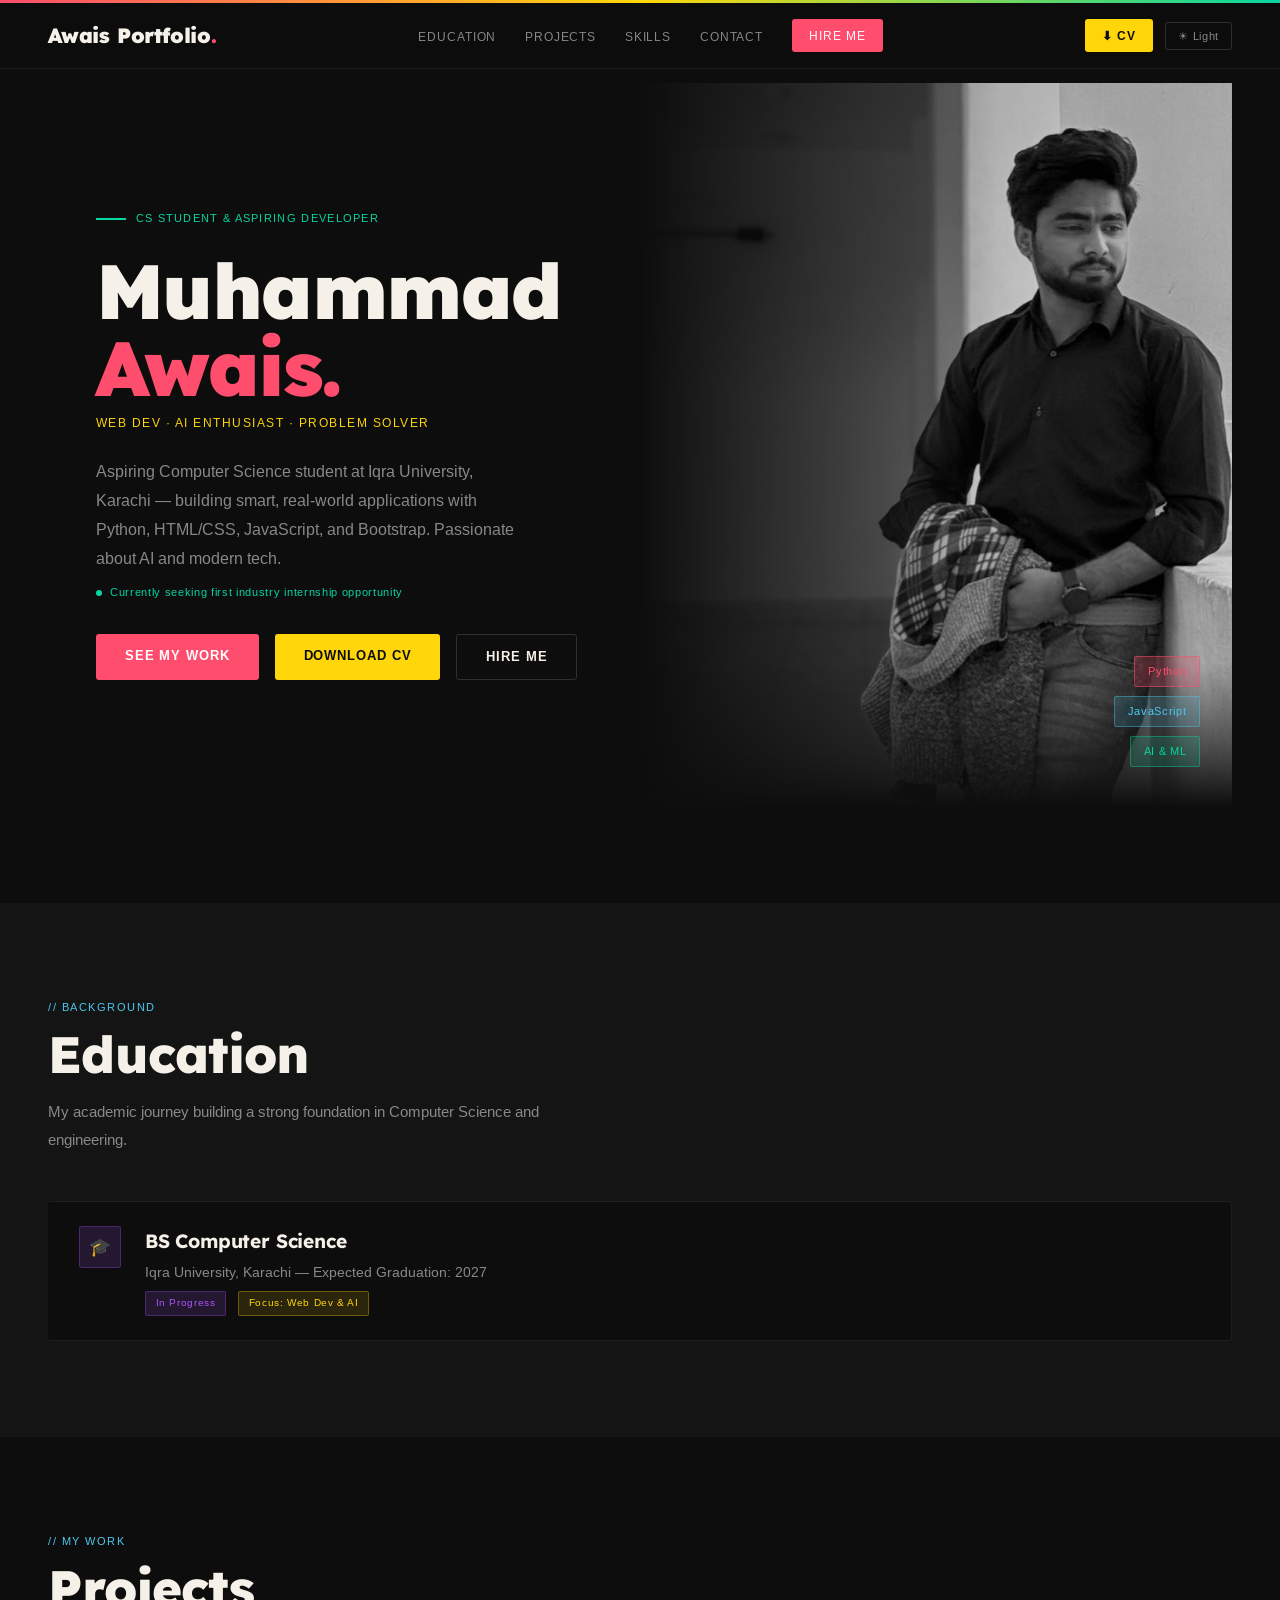
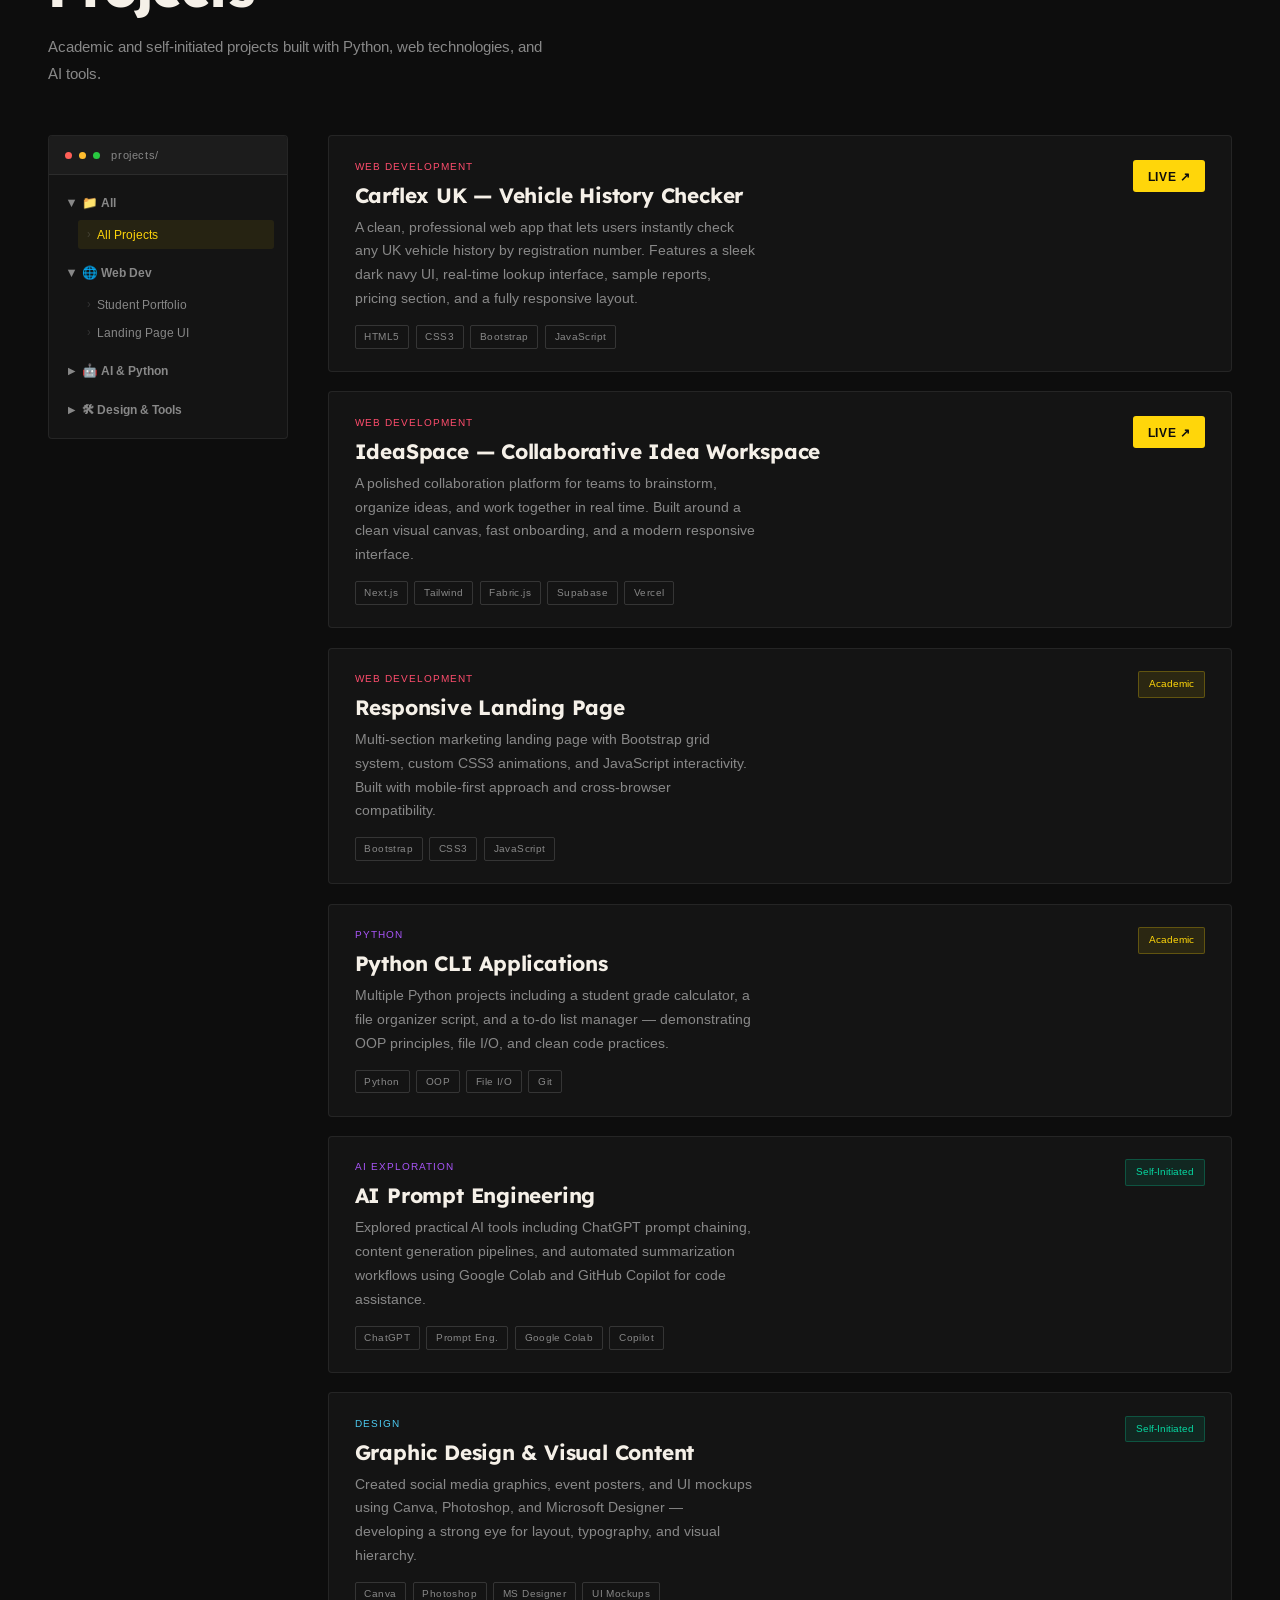
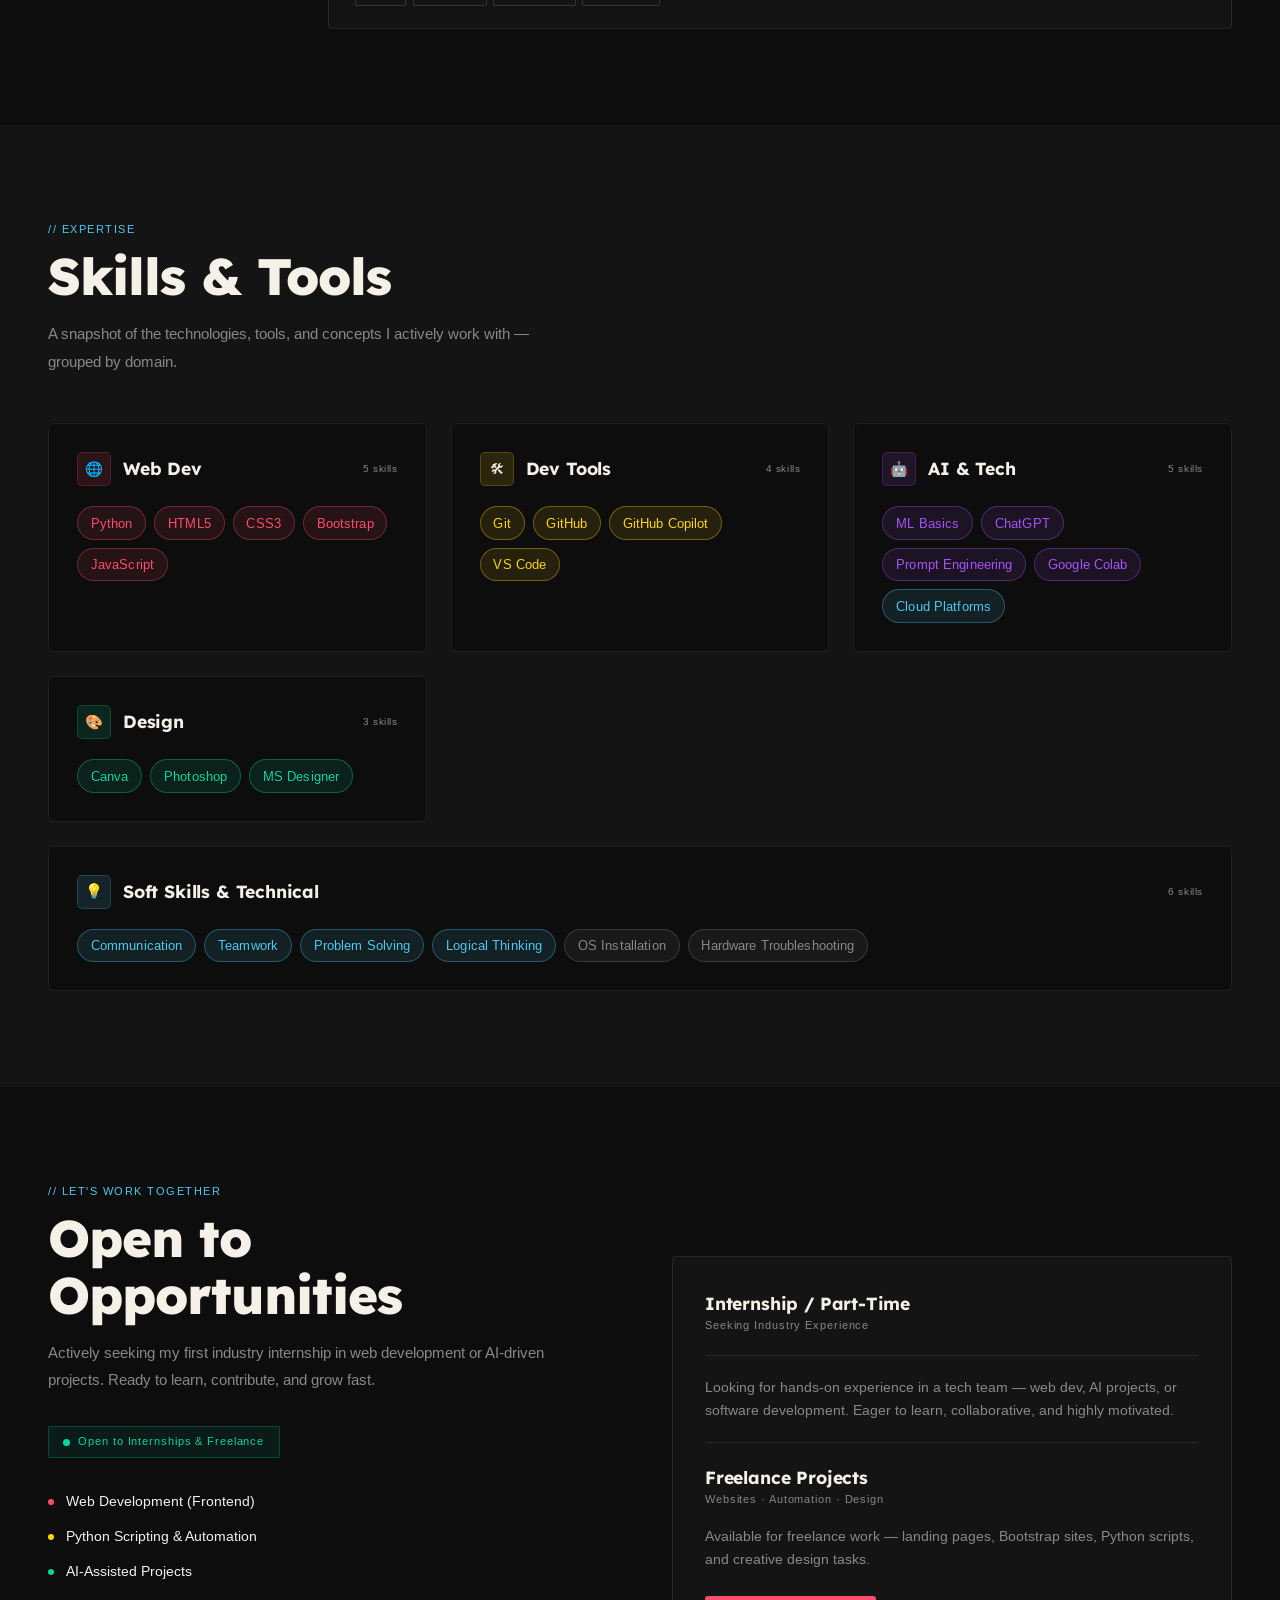
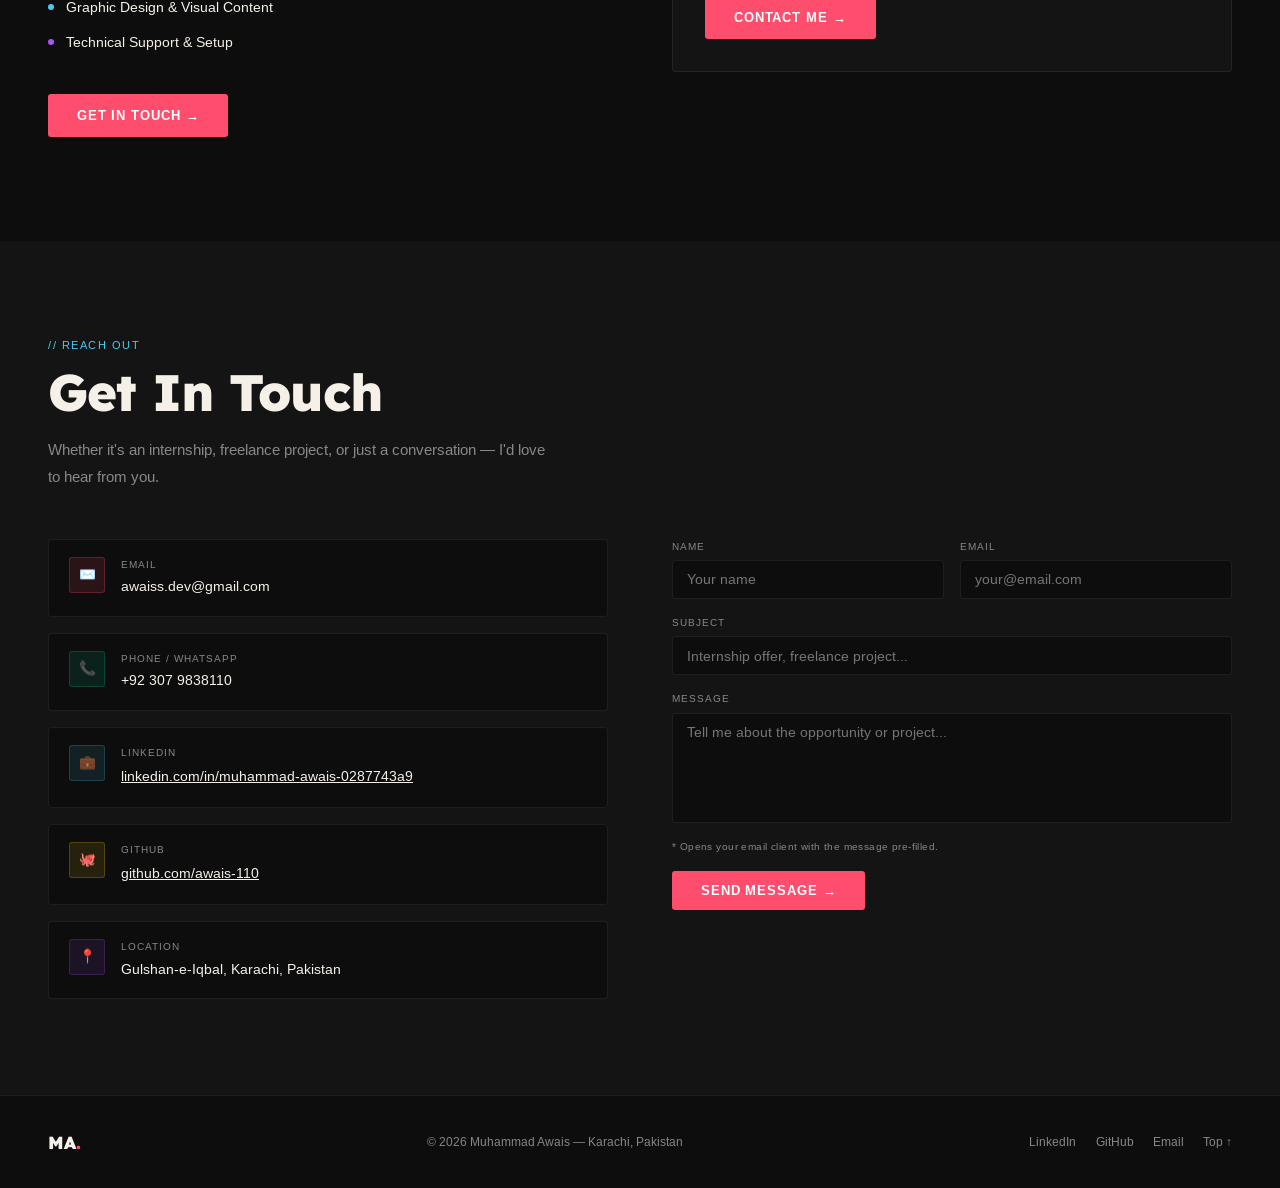
<file: index.html>
<!DOCTYPE html>
<html lang="en">
<head>
<meta charset="UTF-8"/>
<meta name="viewport" content="width=device-width, initial-scale=1.0"/>
<title>Muhammad Awais — Portfolio</title>
<meta name="description" content="Muhammad Awais — CS student at Iqra University, Karachi. Aspiring web developer & AI enthusiast. Open to internships and freelance projects." />
<meta name="keywords" content="Muhammad Awais, portfolio, web developer, python, karachi, iqra university, internship, html css javascript" />
<meta name="author" content="Muhammad Awais" />
<meta property="og:title" content="Muhammad Awais — Portfolio" />
<meta property="og:description" content="Aspiring CS student & web developer from Karachi. Skilled in Python, HTML, CSS, Bootstrap, JavaScript & AI tools." />
<meta property="og:type" content="website" />
<meta property="og:url" content="https://muhammadawais.netlify.app/" />
<meta name="twitter:card" content="summary" />
<meta name="twitter:title" content="Muhammad Awais — Portfolio" />
<meta name="twitter:description" content="Aspiring web developer & AI enthusiast. Open to internships." />
<link rel="icon" type="image/svg+xml" href="data:image/svg+xml,<svg xmlns='http://www.w3.org/2000/svg' viewBox='0 0 32 32'><rect width='32' height='32' rx='6' fill='%23ff4d6d'/><text x='50%25' y='50%25' dominant-baseline='central' text-anchor='middle' font-family='Arial Black,sans-serif' font-size='13' font-weight='900' fill='white'>MA</text></svg>" />
<link rel="preconnect" href="https://fonts.googleapis.com"/>
<link rel="preconnect" href="https://fonts.gstatic.com" crossorigin/>
<link href="https://fonts.googleapis.com/css2?family=Arimo:ital,wght@0,400..700;1,400..700&family=Lexend+Deca:wght@100..900&display=swap" rel="stylesheet"/>
<style>
*,*::before,*::after{box-sizing:border-box;margin:0;padding:0}
:root{
  --bg:#0d0d0d;--bg2:#141414;--bg3:#1c1c1c;
  --border:rgba(255,255,255,0.07);--border2:rgba(255,255,255,0.14);
  --text:#f5f0e8;--muted:#888;
  --c1:#ff4d6d;--c2:#ffd60a;--c3:#06d6a0;--c4:#4cc9f0;--c5:#a855f7;
  --ff-head:'Lexend Deca',sans-serif;
  --ff-body:'Arimo',sans-serif;
  --ff-mono:'Arimo',sans-serif;
}
body.light{
  --bg:#f4f4ef;--bg2:#eaeae5;--bg3:#dededa;
  --border:rgba(0,0,0,0.08);--border2:rgba(0,0,0,0.16);
  --text:#0d0d0d;--muted:#555;
}
html{scroll-behavior:smooth}
body{background:var(--bg);color:var(--text);font-family:var(--ff-body);font-weight:400;line-height:1.6;overflow-x:hidden;transition:background 0.4s,color 0.4s}

/* COLOR STRIP */
.color-strip{height:3px;background:linear-gradient(to right,var(--c1),var(--c2),var(--c3),var(--c4),var(--c5));animation:stripSlide 4s linear infinite;background-size:200% 100%}
@keyframes stripSlide{0%{background-position:0% 0%}100%{background-position:200% 0%}}

/* NAV */
nav{position:fixed;top:3px;left:0;right:0;z-index:100;display:flex;align-items:center;justify-content:space-between;padding:1rem 3rem;border-bottom:1px solid var(--border);backdrop-filter:blur(20px);background:rgba(13,13,13,0.82);transition:background 0.3s}
body.light nav{background:rgba(244,244,239,0.9)}
.nav-logo{font-family:var(--ff-head);font-size:1.3rem;font-weight:900;letter-spacing:-0.01em;text-decoration:none;color:var(--text);transition:letter-spacing 0.3s}
.nav-logo:hover{letter-spacing:0.04em}
.nav-logo span{color:var(--c1)}
.nav-links{display:flex;align-items:center;gap:1.8rem;list-style:none}
.nav-links a{font-size:0.78rem;font-weight:500;letter-spacing:0.07em;text-transform:uppercase;color:var(--muted);text-decoration:none;transition:color 0.2s;position:relative}
.nav-links a::after{content:'';position:absolute;bottom:-3px;left:0;width:0;height:1px;background:var(--c1);transition:width 0.25s}
.nav-links a:hover{color:var(--text)}
.nav-links a:hover::after{width:100%}
.nav-right{display:flex;align-items:center;gap:0.75rem}

/* BUTTONS */
.btn-primary{background:var(--c1);color:#fff;padding:0.7rem 1.8rem;border:none;border-radius:3px;font-family:var(--ff-body);font-size:0.82rem;font-weight:600;letter-spacing:0.07em;text-transform:uppercase;cursor:pointer;text-decoration:none;display:inline-block;position:relative;overflow:hidden;transition:transform 0.2s,box-shadow 0.2s}
.btn-primary::before{content:'';position:absolute;top:0;left:-100%;width:100%;height:100%;background:rgba(255,255,255,0.15);transition:left 0.35s ease}
.btn-primary:hover{transform:translateY(-2px);box-shadow:0 8px 25px rgba(255,77,109,0.4)}
.btn-primary:hover::before{left:100%}
.btn-primary:active{transform:translateY(0) scale(0.97)}

.btn-cv{background:var(--c2);color:#0d0d0d;padding:0.7rem 1.8rem;border:none;border-radius:3px;font-family:var(--ff-body);font-size:0.82rem;font-weight:600;letter-spacing:0.07em;text-transform:uppercase;cursor:pointer;text-decoration:none;display:inline-block;position:relative;overflow:hidden;transition:transform 0.2s,box-shadow 0.2s}
.btn-cv::before{content:'';position:absolute;top:0;left:-100%;width:100%;height:100%;background:rgba(255,255,255,0.2);transition:left 0.35s ease}
.btn-cv:hover{transform:translateY(-2px);box-shadow:0 8px 25px rgba(255,214,10,0.4)}
.btn-cv:hover::before{left:100%}
.btn-cv:active{transform:translateY(0) scale(0.97)}

.btn-outline{background:transparent;color:var(--text);padding:0.7rem 1.8rem;border:1px solid var(--border2);border-radius:3px;font-family:var(--ff-body);font-size:0.82rem;font-weight:600;letter-spacing:0.07em;text-transform:uppercase;cursor:pointer;text-decoration:none;display:inline-block;position:relative;overflow:hidden;transition:border-color 0.25s,color 0.25s,transform 0.2s}
.btn-outline::before{content:'';position:absolute;inset:0;background:var(--c4);opacity:0;transition:opacity 0.25s;z-index:-1}
.btn-outline:hover{border-color:var(--c4);color:#0d0d0d;transform:translateY(-2px)}
.btn-outline:hover::before{opacity:1}
.btn-outline:active{transform:translateY(0) scale(0.97)}

.cv-btn{background:var(--c2);color:#0d0d0d;padding:0.42rem 1.1rem;border-radius:3px;font-size:0.75rem;font-weight:600;letter-spacing:0.07em;text-transform:uppercase;text-decoration:none;font-family:var(--ff-body);transition:transform 0.2s,box-shadow 0.2s;display:inline-block}
.cv-btn:hover{transform:translateY(-2px);box-shadow:0 6px 18px rgba(255,214,10,0.35)}
.cv-btn:active{transform:scale(0.97)}

.hire-btn{background:var(--c1);color:#fff !important;padding:0.42rem 1.1rem;border-radius:3px;font-size:0.78rem !important;letter-spacing:0.07em;transition:transform 0.2s,box-shadow 0.2s !important;display:inline-block}
.hire-btn:hover{transform:translateY(-2px);box-shadow:0 6px 18px rgba(255,77,109,0.4) !important;opacity:1 !important}
.hire-btn:active{transform:scale(0.97)}

.theme-btn{background:none;border:1px solid var(--border2);border-radius:3px;color:var(--muted);font-family:var(--ff-mono);font-size:0.68rem;letter-spacing:0.06em;padding:0.38rem 0.75rem;cursor:pointer;transition:all 0.2s;display:flex;align-items:center;gap:0.35rem}
.theme-btn:hover{border-color:var(--c2);color:var(--c2);transform:translateY(-1px)}

/* HERO */
.hero{min-height:100vh;display:grid;grid-template-columns:1fr 1fr;padding-top:80px}
.hero-left{display:flex;flex-direction:column;justify-content:center;padding:5rem 3rem}

/* Hero text stagger animations */
.hero-tag{font-family:var(--ff-mono);font-size:0.68rem;color:var(--c3);letter-spacing:0.12em;text-transform:uppercase;margin-bottom:1.5rem;display:flex;align-items:center;gap:0.6rem;opacity:0;animation:slideUp 0.6s ease 0.2s forwards}
.hero-tag::before{content:'';width:30px;height:2px;background:var(--c3)}
.hero-name{font-family:var(--ff-head);font-size:clamp(3rem,6vw,5.5rem);font-weight:900;line-height:1.0;letter-spacing:-0.02em;margin-bottom:0.5rem;opacity:0;animation:slideUp 0.7s ease 0.35s forwards}
.hero-name .line2{color:var(--c1)}
.hero-title{font-family:var(--ff-mono);font-size:0.78rem;font-weight:500;color:var(--c2);letter-spacing:0.12em;margin-bottom:1.5rem;text-transform:uppercase;opacity:0;animation:slideUp 0.6s ease 0.5s forwards}
.hero-bio{font-size:0.97rem;color:var(--muted);max-width:430px;line-height:1.85;margin-bottom:0.75rem;opacity:0;animation:slideUp 0.6s ease 0.65s forwards}
.hero-seeking{font-family:var(--ff-mono);font-size:0.7rem;color:var(--c3);letter-spacing:0.06em;margin-bottom:2rem;display:flex;align-items:center;gap:0.5rem;opacity:0;animation:slideUp 0.6s ease 0.75s forwards}
.seek-dot{width:6px;height:6px;border-radius:50%;background:var(--c3);animation:blink 2s infinite;flex-shrink:0}
.hero-ctas{display:flex;gap:1rem;flex-wrap:wrap;opacity:0;animation:slideUp 0.6s ease 0.88s forwards}

@keyframes slideUp{from{opacity:0;transform:translateY(28px)}to{opacity:1;transform:translateY(0)}}
@keyframes blink{0%,100%{opacity:1}50%{opacity:0.25}}

/* HERO IMAGE */
.hero-right{position:relative;overflow:hidden;display:flex;align-items:stretch}
/* Make hero image blend with background */
.hero-photo-wrap{width:100%;height:100%;position:relative;overflow:hidden}
.hero-photo{width:100%;height:100%;object-fit:cover;object-position:55% 8%;display:block;transform:scale(1.08);animation:heroReveal 1.2s cubic-bezier(0.25,1,0.5,1) 0.1s forwards}
@keyframes heroReveal{
  0%{transform:scale(1.15);filter:brightness(0.3) grayscale(100%)}
  60%{filter:brightness(0.7) grayscale(40%)}
  100%{transform:scale(1.0);filter:brightness(1) grayscale(0%)}
}
/* Add a soft fade at the image edge for blending */
.hero-overlay{position:absolute;inset:0;background:linear-gradient(to right,var(--bg) 0%,rgba(13,13,13,0.18) 60%,transparent 100%),linear-gradient(to top,var(--bg) 0%,transparent 20%)}
body.light .hero-overlay{background:linear-gradient(to right,var(--bg) 0%,rgba(244,244,239,0.18) 60%,transparent 100%),linear-gradient(to top,var(--bg) 0%,transparent 20%)}

/* Animated scan line on image */
.hero-photo-wrap::after{content:'';position:absolute;top:-100%;left:0;right:0;height:40%;background:linear-gradient(to bottom,transparent,rgba(255,214,10,0.04),transparent);animation:scanLine 3s ease-in-out 1.5s infinite}
@keyframes scanLine{0%{top:-40%}100%{top:120%}}

.hero-pills{position:absolute;bottom:2.5rem;right:2rem;display:flex;flex-direction:column;gap:0.6rem;align-items:flex-end}
.pill{display:inline-flex;align-items:center;gap:0.5rem;font-family:var(--ff-mono);font-size:0.68rem;padding:0.35rem 0.8rem;border-radius:2px;font-weight:500;letter-spacing:0.06em;opacity:0;animation:pillPop 0.4s ease forwards;transition:transform 0.2s}
.pill:nth-child(1){animation-delay:1.1s}.pill:nth-child(2){animation-delay:1.25s}.pill:nth-child(3){animation-delay:1.4s}
.pill:hover{transform:translateX(-4px)}
@keyframes pillPop{from{opacity:0;transform:translateX(16px)}to{opacity:1;transform:translateX(0)}}
.pill-pink{background:rgba(255,77,109,0.22);border:1px solid rgba(255,77,109,0.5);color:var(--c1)}
.pill-cyan{background:rgba(76,201,240,0.15);border:1px solid rgba(76,201,240,0.4);color:var(--c4)}
.pill-green{background:rgba(6,214,160,0.15);border:1px solid rgba(6,214,160,0.4);color:var(--c3)}

/* SECTION */
section{padding:6rem 3rem}
.section-tag{font-family:var(--ff-mono);font-size:0.68rem;letter-spacing:0.14em;text-transform:uppercase;color:var(--c4);margin-bottom:0.6rem}
.section-title{font-family:var(--ff-head);font-size:clamp(2rem,4vw,3.2rem);font-weight:800;line-height:1.1;letter-spacing:-0.02em;margin-bottom:1rem}
.section-sub{color:var(--muted);font-size:0.95rem;max-width:500px;margin-bottom:3rem;line-height:1.8}

/* EDUCATION */
#education{background:var(--bg2)}
.edu-grid{display:flex;flex-direction:column;gap:1.2rem}
.edu-card{background:var(--bg);border:1px solid var(--border);border-left:3px solid transparent;border-radius:4px;padding:1.5rem 1.75rem;display:flex;gap:1.5rem;align-items:flex-start;transition:border-color 0.25s,border-left-color 0.25s,transform 0.25s,box-shadow 0.25s}
.edu-card:hover{border-color:var(--border2);border-left-color:var(--c5);transform:translateX(6px);box-shadow:-4px 0 20px rgba(168,85,247,0.1)}
.edu-icon{width:42px;height:42px;border-radius:3px;display:flex;align-items:center;justify-content:center;font-size:1.1rem;flex-shrink:0;transition:transform 0.25s}
.edu-card:hover .edu-icon{transform:scale(1.1) rotate(-4deg)}
.edu-icon.uni{background:rgba(168,85,247,0.15);border:1px solid rgba(168,85,247,0.3)}
.edu-icon.school{background:rgba(76,201,240,0.12);border:1px solid rgba(76,201,240,0.25)}
.edu-body{flex:1}
.edu-degree{font-family:var(--ff-head);font-size:1.2rem;font-weight:700;letter-spacing:-0.01em;margin-bottom:0.25rem}
.edu-school{font-size:0.88rem;color:var(--muted);margin-bottom:0.5rem}
.edu-meta{display:flex;gap:0.75rem;flex-wrap:wrap}
.edu-badge{font-family:var(--ff-mono);font-size:0.65rem;padding:0.2rem 0.6rem;border-radius:2px;letter-spacing:0.06em}
.badge-purple{background:rgba(168,85,247,0.15);border:1px solid rgba(168,85,247,0.3);color:var(--c5)}
.badge-cyan{background:rgba(76,201,240,0.12);border:1px solid rgba(76,201,240,0.25);color:var(--c4)}
.badge-yellow{background:rgba(255,214,10,0.12);border:1px solid rgba(255,214,10,0.3);color:var(--c2)}

/* PROJECTS */
#projects{background:var(--bg)}
.projects-layout{display:grid;grid-template-columns:240px 1fr;gap:2.5rem;align-items:start}
.tree-panel{border:1px solid var(--border);border-radius:4px;overflow:hidden;background:var(--bg2);position:sticky;top:90px}
.tree-header{padding:0.65rem 1rem;background:var(--bg3);border-bottom:1px solid var(--border);font-family:var(--ff-mono);font-size:0.68rem;color:var(--muted);letter-spacing:0.06em;display:flex;align-items:center;gap:0.45rem}
.dot{width:7px;height:7px;border-radius:50%}
.dr{background:#ff5f57}.dy{background:#febc2e}.dg{background:#28c840}
.tree{padding:0.5rem 0;list-style:none}
.tree-cat{padding:0.3rem 0.8rem}
.tree-cat-label{display:flex;align-items:center;gap:0.4rem;font-size:0.78rem;font-weight:600;color:var(--muted);cursor:pointer;padding:0.3rem 0.4rem;border-radius:3px;transition:color 0.15s,background 0.15s;user-select:none;font-family:var(--ff-body)}
.tree-cat-label:hover{color:var(--text);background:var(--bg3)}
.tree-arrow{font-size:0.55rem;transition:transform 0.2s;display:inline-block}
.tree-cat.open>.tree-cat-label .tree-arrow{transform:rotate(90deg)}
.tree-items{list-style:none;padding-left:1rem;display:none;margin-top:0.15rem}
.tree-cat.open .tree-items{display:block}
.tree-item{padding:0.28rem 0.6rem;font-size:0.76rem;color:var(--muted);cursor:pointer;border-radius:3px;display:flex;align-items:center;gap:0.35rem;transition:color 0.15s,background 0.15s,padding-left 0.2s;font-family:var(--ff-body)}
.tree-item::before{content:"›";color:var(--border2);font-size:0.68rem}
.tree-item:hover{color:var(--text);background:var(--bg3);padding-left:0.9rem}
.tree-item.active{color:var(--c2);background:rgba(255,214,10,0.08)}
.projects-grid{display:flex;flex-direction:column;gap:1.2rem}
.proj-card{background:var(--bg2);border:1px solid var(--border);border-radius:4px;padding:1.4rem 1.6rem;display:flex;justify-content:space-between;align-items:flex-start;gap:1.5rem;transition:border-color 0.25s,transform 0.25s,box-shadow 0.25s}
.proj-card:hover{transform:translateY(-4px)}
.proj-card.hidden{display:none}
.proj-card[data-cat="web"]:hover{border-color:rgba(255,77,109,0.5);box-shadow:0 8px 30px rgba(255,77,109,0.08)}
.proj-card[data-cat="ai"]:hover{border-color:rgba(168,85,247,0.5);box-shadow:0 8px 30px rgba(168,85,247,0.08)}
.proj-card[data-cat="tools"]:hover{border-color:rgba(76,201,240,0.5);box-shadow:0 8px 30px rgba(76,201,240,0.08)}
.proj-info{flex:1}
.proj-cat{font-family:var(--ff-mono);font-size:0.65rem;letter-spacing:0.1em;text-transform:uppercase;margin-bottom:0.4rem}
.cat-web{color:var(--c1)}.cat-ai{color:var(--c5)}.cat-tools{color:var(--c4)}
.proj-name{font-family:var(--ff-head);font-size:1.3rem;font-weight:700;letter-spacing:-0.01em;margin-bottom:0.5rem;line-height:1.25;transition:color 0.2s}
.proj-card[data-cat="web"]:hover .proj-name{color:var(--c1)}
.proj-card[data-cat="ai"]:hover .proj-name{color:var(--c5)}
.proj-card[data-cat="tools"]:hover .proj-name{color:var(--c4)}
.proj-desc{font-size:0.85rem;color:var(--muted);line-height:1.75;max-width:400px;margin-bottom:0.9rem}
.proj-tags{display:flex;gap:0.4rem;flex-wrap:wrap}
.tag{font-family:var(--ff-mono);font-size:0.62rem;padding:0.18rem 0.55rem;border:1px solid var(--border2);border-radius:2px;color:var(--muted);letter-spacing:0.04em;transition:border-color 0.2s,color 0.2s}
.proj-card:hover .tag{border-color:var(--border2)}
.proj-status{font-family:var(--ff-mono);font-size:0.65rem;padding:0.25rem 0.65rem;border-radius:2px;white-space:nowrap;align-self:flex-start;flex-shrink:0}
.status-academic{background:rgba(255,214,10,0.1);border:1px solid rgba(255,214,10,0.25);color:var(--c2)}
.status-personal{background:rgba(6,214,160,0.1);border:1px solid rgba(6,214,160,0.25);color:var(--c3)}

/* SKILLS */
#skills{background:var(--bg2)}
/* SKILLS - redesigned */
.skills-grid-layout{display:grid;grid-template-columns:repeat(auto-fit,minmax(300px,1fr));gap:1.5rem}
.skill-category-card{background:var(--bg);border:1px solid var(--border);border-radius:6px;padding:1.75rem;transition:border-color 0.25s,transform 0.25s;position:relative;overflow:hidden}
.skill-category-card::before{content:'';position:absolute;top:0;left:0;right:0;height:2px;opacity:0;transition:opacity 0.25s}
.skill-category-card:hover{transform:translateY(-4px)}
.skill-category-card:hover::before{opacity:1}
.scc-web::before{background:var(--c1)}.scc-web:hover{border-color:rgba(255,77,109,0.3)}
.scc-tools::before{background:var(--c2)}.scc-tools:hover{border-color:rgba(255,214,10,0.3)}
.scc-ai::before{background:var(--c5)}.scc-ai:hover{border-color:rgba(168,85,247,0.3)}
.scc-design::before{background:var(--c3)}.scc-design:hover{border-color:rgba(6,214,160,0.3)}
.scc-soft::before{background:var(--c4)}.scc-soft:hover{border-color:rgba(76,201,240,0.3)}
.skill-cat-header{display:flex;align-items:center;gap:0.75rem;margin-bottom:1.25rem}
.skill-cat-icon{width:34px;height:34px;border-radius:5px;display:flex;align-items:center;justify-content:center;font-size:0.9rem;flex-shrink:0}
.icon-web{background:rgba(255,77,109,0.12);border:1px solid rgba(255,77,109,0.2)}
.icon-tools{background:rgba(255,214,10,0.12);border:1px solid rgba(255,214,10,0.2)}
.icon-ai{background:rgba(168,85,247,0.12);border:1px solid rgba(168,85,247,0.2)}
.icon-design{background:rgba(6,214,160,0.12);border:1px solid rgba(6,214,160,0.2)}
.icon-soft{background:rgba(76,201,240,0.12);border:1px solid rgba(76,201,240,0.2)}
.skill-cat-name{font-family:var(--ff-head);font-size:1.1rem;font-weight:700;letter-spacing:-0.01em;line-height:1}
.skill-cat-count{font-family:var(--ff-mono);font-size:0.62rem;color:var(--muted);margin-left:auto;letter-spacing:0.06em}
.skill-items{display:flex;flex-wrap:wrap;gap:0.5rem}
.sk{font-family:var(--ff-body);font-size:0.8rem;font-weight:500;padding:0.35rem 0.8rem;border-radius:20px;border:1px solid;transition:transform 0.18s,box-shadow 0.18s,filter 0.18s;cursor:default;letter-spacing:0.01em}
.sk:hover{transform:translateY(-2px) scale(1.04);filter:brightness(1.15)}
.sk-pink{background:rgba(255,77,109,0.1);border-color:rgba(255,77,109,0.35);color:var(--c1)}
.sk-pink:hover{box-shadow:0 4px 14px rgba(255,77,109,0.25)}
.sk-yellow{background:rgba(255,214,10,0.1);border-color:rgba(255,214,10,0.35);color:var(--c2)}
.sk-yellow:hover{box-shadow:0 4px 14px rgba(255,214,10,0.25)}
.sk-purple{background:rgba(168,85,247,0.1);border-color:rgba(168,85,247,0.35);color:var(--c5)}
.sk-purple:hover{box-shadow:0 4px 14px rgba(168,85,247,0.25)}
.sk-green{background:rgba(6,214,160,0.1);border-color:rgba(6,214,160,0.35);color:var(--c3)}
.sk-green:hover{box-shadow:0 4px 14px rgba(6,214,160,0.2)}
.sk-cyan{background:rgba(76,201,240,0.1);border-color:rgba(76,201,240,0.35);color:var(--c4)}
.sk-cyan:hover{box-shadow:0 4px 14px rgba(76,201,240,0.2)}
.sk-gray{background:rgba(255,255,255,0.05);border-color:rgba(255,255,255,0.14);color:var(--muted)}
body.light .sk-gray{background:rgba(0,0,0,0.04);border-color:rgba(0,0,0,0.14)}
.sk-gray:hover{box-shadow:0 4px 14px rgba(255,255,255,0.06)}

/* HIRE */
#hire{background:var(--bg)}
.hire-inner{display:grid;grid-template-columns:1fr 1fr;gap:4rem;align-items:center}
.hire-text .section-sub{margin-bottom:2rem}
.avail{display:inline-flex;align-items:center;gap:0.5rem;font-family:var(--ff-mono);font-size:0.7rem;color:var(--c3);letter-spacing:0.08em;margin-bottom:2rem;background:rgba(6,214,160,0.08);border:1px solid rgba(6,214,160,0.25);padding:0.4rem 0.9rem;border-radius:2px}
.avail-dot{width:7px;height:7px;border-radius:50%;background:var(--c3);animation:blink 2s infinite}
.services{display:flex;flex-direction:column;gap:0.75rem;margin-bottom:2.5rem}
.svc{display:flex;align-items:center;gap:0.75rem;font-size:0.9rem;color:var(--text);transition:transform 0.2s;cursor:default}
.svc:hover{transform:translateX(6px)}
.svc-dot{width:6px;height:6px;border-radius:50%;flex-shrink:0}
.hire-card{background:var(--bg2);border:1px solid var(--border);border-radius:4px;padding:2rem;display:flex;flex-direction:column;gap:1rem;transition:border-color 0.3s,transform 0.3s}
.hire-card:hover{border-color:var(--border2);transform:translateY(-4px)}
.hire-card-title{font-family:var(--ff-head);font-size:1.1rem;font-weight:700;letter-spacing:-0.01em}
.hire-price{font-family:var(--ff-mono);font-size:0.7rem;color:var(--muted);letter-spacing:0.08em}
.hire-card-desc{font-size:0.85rem;color:var(--muted);line-height:1.7}
.hire-divider{height:1px;background:var(--border);margin:0.25rem 0}

/* CONTACT */
#contact{background:var(--bg2)}
.contact-grid{display:grid;grid-template-columns:1fr 1fr;gap:4rem;align-items:start}
.contact-info{display:flex;flex-direction:column;gap:1rem}
.contact-card{display:flex;align-items:flex-start;gap:1rem;padding:1.1rem 1.25rem;background:var(--bg);border:1px solid var(--border);border-radius:4px;transition:border-color 0.2s,transform 0.2s}
.contact-card:hover{border-color:var(--border2);transform:translateX(5px)}
.contact-icon{width:36px;height:36px;border-radius:3px;display:flex;align-items:center;justify-content:center;font-size:0.85rem;flex-shrink:0;transition:transform 0.25s}
.contact-card:hover .contact-icon{transform:scale(1.15) rotate(-5deg)}
.ci-red{background:rgba(255,77,109,0.12);border:1px solid rgba(255,77,109,0.25)}
.ci-cyan{background:rgba(76,201,240,0.1);border:1px solid rgba(76,201,240,0.2)}
.ci-purple{background:rgba(168,85,247,0.1);border:1px solid rgba(168,85,247,0.2)}
.ci-green{background:rgba(6,214,160,0.1);border:1px solid rgba(6,214,160,0.2)}
.ci-yellow{background:rgba(255,214,10,0.1);border:1px solid rgba(255,214,10,0.2)}
.contact-lbl{font-family:var(--ff-mono);font-size:0.62rem;letter-spacing:0.1em;text-transform:uppercase;color:var(--muted);margin-bottom:0.15rem}
.contact-val{font-size:0.88rem;color:var(--text);word-break:break-all}
.contact-form{display:flex;flex-direction:column;gap:1rem}
.form-row{display:grid;grid-template-columns:1fr 1fr;gap:1rem}
.fg{display:flex;flex-direction:column;gap:0.35rem}
.fg label{font-family:var(--ff-mono);font-size:0.62rem;letter-spacing:0.1em;text-transform:uppercase;color:var(--muted)}
.fg input,.fg textarea{background:var(--bg);border:1px solid var(--border);border-radius:3px;color:var(--text);font-family:var(--ff-body);font-size:0.9rem;padding:0.65rem 0.9rem;outline:none;transition:border-color 0.25s,transform 0.2s;resize:none}
.fg input:focus,.fg textarea:focus{border-color:var(--c1);transform:scale(1.01)}
.fg textarea{min-height:110px}
.form-note{font-family:var(--ff-mono);font-size:0.65rem;color:var(--muted);letter-spacing:0.04em}

/* FOOTER */
footer{border-top:1px solid var(--border);padding:2rem 3rem;display:flex;justify-content:space-between;align-items:center}
.footer-logo{font-family:var(--ff-head);font-size:1.1rem;font-weight:900;letter-spacing:-0.01em;transition:letter-spacing 0.3s}
.footer-logo:hover{letter-spacing:0.04em}
.footer-logo span{color:var(--c1)}
.footer-copy{font-size:0.78rem;color:var(--muted)}
.footer-socials{display:flex;gap:1.2rem}
.footer-socials a{font-size:0.78rem;color:var(--muted);text-decoration:none;transition:color 0.2s,transform 0.2s;display:inline-block}
.footer-socials a:hover{color:var(--text);transform:translateY(-2px)}

.proj-live-btn{display:inline-flex;align-items:center;gap:0.3rem;font-family:var(--ff-body);font-size:0.75rem;font-weight:600;letter-spacing:0.06em;text-transform:uppercase;color:#0d0d0d;background:var(--c2);padding:0.4rem 0.9rem;border-radius:3px;text-decoration:none;white-space:nowrap;align-self:flex-start;flex-shrink:0;transition:transform 0.2s,box-shadow 0.2s;margin-top:0.1rem}
.proj-live-btn:hover{transform:translateY(-2px);box-shadow:0 6px 18px rgba(255,214,10,0.35)}
.proj-live-btn:active{transform:scale(0.97)}

/* SCROLL PROGRESS BAR */
#progress-bar{position:fixed;top:3px;left:0;height:3px;background:var(--c1);z-index:200;width:0%;transition:width 0.1s linear}

/* FADE IN */
.fade-in{opacity:0;transform:translateY(24px);transition:opacity 0.6s ease,transform 0.6s ease}
.fade-in.visible{opacity:1;transform:none}


/* HAMBURGER */
.hamburger{display:none;flex-direction:column;gap:5px;cursor:pointer;padding:4px;border:none;background:none}
.hamburger span{display:block;width:22px;height:2px;background:var(--text);border-radius:2px;transition:transform 0.3s,opacity 0.3s}
.hamburger.open span:nth-child(1){transform:translateY(7px) rotate(45deg)}
.hamburger.open span:nth-child(2){opacity:0}
.hamburger.open span:nth-child(3){transform:translateY(-7px) rotate(-45deg)}
.mobile-menu{display:none;position:fixed;top:56px;left:0;right:0;background:var(--bg2);border-bottom:1px solid var(--border);padding:1.5rem 2rem;flex-direction:column;gap:1.25rem;z-index:99;backdrop-filter:blur(20px)}
.mobile-menu.open{display:flex}
.mobile-menu a{font-size:1rem;font-weight:500;color:var(--muted);text-decoration:none;letter-spacing:0.06em;text-transform:uppercase;transition:color 0.2s}
.mobile-menu a:hover{color:var(--text)}
.mobile-menu .mm-hire{color:var(--c1);font-weight:700}
@media(max-width:768px){
  .hamburger{display:flex}
  .nav-right{gap:0.5rem}
}


/* TOAST */
.toast{position:fixed;bottom:2rem;left:50%;transform:translateX(-50%) translateY(20px);background:var(--c3);color:#0d0d0d;font-family:var(--ff-body);font-size:0.85rem;font-weight:600;padding:0.75rem 1.75rem;border-radius:4px;opacity:0;pointer-events:none;transition:opacity 0.3s,transform 0.3s;z-index:200;white-space:nowrap;letter-spacing:0.02em}
.toast.show{opacity:1;transform:translateX(-50%) translateY(0)}

/* BACK TO TOP */
.btt{position:fixed;bottom:2rem;right:2rem;width:42px;height:42px;background:var(--c1);color:#fff;border:none;border-radius:50%;font-size:1.1rem;cursor:pointer;display:flex;align-items:center;justify-content:center;opacity:0;pointer-events:none;transform:translateY(12px);transition:opacity 0.3s,transform 0.3s,box-shadow 0.2s;z-index:99;font-family:var(--ff-body)}
.btt.visible{opacity:1;pointer-events:all;transform:translateY(0)}
.btt:hover{box-shadow:0 6px 20px rgba(255,77,109,0.45);transform:translateY(-3px)}
.btt:active{transform:scale(0.94)}

/* MOBILE */
@media(max-width:768px){
  nav{padding:1rem 1.5rem}
  .nav-links{display:none}
  .hero{grid-template-columns:1fr;min-height:auto}
  .hero-right{height:65vw}
  .hero-left{padding:2rem 1.5rem}
  .hero-name{font-size:3.5rem}
  section{padding:4rem 1.5rem}
  .projects-layout{grid-template-columns:1fr}
  .tree-panel{position:static}
  .contact-grid,.hire-inner,.form-row{grid-template-columns:1fr}
  footer{flex-direction:column;gap:1rem;text-align:center}
}
</style>
</head>
<body>

<div id="progress-bar"></div>
<div class="color-strip"></div>

<nav>
  <a href="#" class="nav-logo">Awais Portfolio<span>.</span></a>
  <ul class="nav-links">
    <li><a href="#education">Education</a></li>
    <li><a href="#projects">Projects</a></li>
    <li><a href="#skills">Skills</a></li>
    <li><a href="#contact">Contact</a></li>
    <li><a href="#hire" class="hire-btn">Hire Me</a></li>
  </ul>
  <div class="nav-right">
    <a href="#" class="cv-btn" onclick="downloadCV();return false;">⬇ CV</a>
    <button class="theme-btn" onclick="toggleTheme()" id="themeBtn">☀ Light</button>
    <button class="hamburger" id="hamburger" onclick="toggleMenu()" aria-label="Menu">
      <span></span><span></span><span></span>
    </button>
  </div>
</nav>
<div class="mobile-menu" id="mobileMenu">
  <a href="#education" onclick="closeMenu()">Education</a>
  <a href="#projects" onclick="closeMenu()">Projects</a>
  <a href="#skills" onclick="closeMenu()">Skills</a>
  <a href="#contact" onclick="closeMenu()">Contact</a>
  <a href="#hire" class="mm-hire" onclick="closeMenu()">Hire Me</a>
  <a href="#" onclick="downloadCV();closeMenu();return false;">⬇ Download CV</a>
</div>
<button class="btt" id="btt" onclick="window.scrollTo({top:0,behavior:'smooth'})" title="Back to top">↑</button>
<div class="toast" id="toast">✓ Message sent successfully!</div>

<section class="hero" id="home">
  <div class="hero-left">
    <span class="hero-tag">CS Student &amp; Aspiring Developer</span>
    <h1 class="hero-name">Muhammad<br/><span class="line2">Awais.</span></h1>
    <div class="hero-title">Web Dev · AI Enthusiast · Problem Solver</div>
    <p class="hero-bio">Aspiring Computer Science student at Iqra University, Karachi — building smart, real-world applications with Python, HTML/CSS, JavaScript, and Bootstrap. Passionate about AI and modern tech.</p>
    <div class="hero-seeking"><span class="seek-dot"></span> Currently seeking first industry internship opportunity</div>
    <div class="hero-ctas">
      <a href="#projects" class="btn-primary">See My Work</a>
      <a href="#" class="btn-cv" onclick="downloadCV();return false;">Download CV</a>
      <a href="#hire" class="btn-outline">Hire Me</a>
    </div>
  </div>
  <div class="hero-right">
    <div class="hero-photo-wrap">
      <img src="[data-uri]" alt="Muhammad Awais" class="hero-photo"/>
      <div class="hero-overlay"></div>
      <div class="hero-pills">
        <span class="pill pill-pink">Python</span>
        <span class="pill pill-cyan">JavaScript</span>
        <span class="pill pill-green">AI &amp; ML</span>
      </div>
    </div>
  </div>
</section>

<section id="education">
  <div class="fade-in">
    <div class="section-tag">// background</div>
    <h2 class="section-title">Education</h2>
    <p class="section-sub">My academic journey building a strong foundation in Computer Science and engineering.</p>
  </div>
  <div class="edu-grid fade-in">
    <div class="edu-card">
      <div class="edu-icon uni">🎓</div>
      <div class="edu-body">
        <div class="edu-degree">BS Computer Science</div>
        <div class="edu-school">Iqra University, Karachi — Expected Graduation: 2027</div>
        <div class="edu-meta">
          <span class="edu-badge badge-purple">In Progress</span>
          <span class="edu-badge badge-yellow">Focus: Web Dev &amp; AI</span>
        </div>
      </div>
    </div>
  
</section>

<section id="projects">
  <div class="fade-in">
    <div class="section-tag">// my work</div>
    <h2 class="section-title">Projects</h2>
    <p class="section-sub">Academic and self-initiated projects built with Python, web technologies, and AI tools.</p>
  </div>
  <div class="projects-layout fade-in">
    <div class="tree-panel">
      <div class="tree-header">
        <span class="dot dr"></span><span class="dot dy"></span><span class="dot dg"></span>
        &nbsp;projects/
      </div>
      <ul class="tree">
        <li class="tree-cat open">
          <div class="tree-cat-label"><span class="tree-arrow">▶</span> 📁 All</div>
          <ul class="tree-items"><li class="tree-item active" data-filter="all">All Projects</li></ul>
        </li>
        <li class="tree-cat open">
          <div class="tree-cat-label"><span class="tree-arrow">▶</span> 🌐 Web Dev</div>
          <ul class="tree-items">
            <li class="tree-item" data-filter="web">Student Portfolio</li>
            <li class="tree-item" data-filter="web">Landing Page UI</li>
          </ul>
        </li>
        <li class="tree-cat">
          <div class="tree-cat-label"><span class="tree-arrow">▶</span> 🤖 AI &amp; Python</div>
          <ul class="tree-items">
            <li class="tree-item" data-filter="ai">Python CLI Apps</li>
            <li class="tree-item" data-filter="ai">AI Prompt Projects</li>
          </ul>
        </li>
        <li class="tree-cat">
          <div class="tree-cat-label"><span class="tree-arrow">▶</span> 🛠 Design &amp; Tools</div>
          <ul class="tree-items"><li class="tree-item" data-filter="tools">Visual Design Work</li></ul>
        </li>
      </ul>
    </div>
    <div class="projects-grid" id="projectGrid">
      <div class="proj-card" data-cat="web">
        <div class="proj-info">
          <div class="proj-cat cat-web">Web Development</div>
          <div class="proj-name">Carflex UK — Vehicle History Checker</div>
          <p class="proj-desc">A clean, professional web app that lets users instantly check any UK vehicle history by registration number. Features a sleek dark navy UI, real-time lookup interface, sample reports, pricing section, and a fully responsive layout.</p>
          <div class="proj-tags"><span class="tag">HTML5</span><span class="tag">CSS3</span><span class="tag">Bootstrap</span><span class="tag">JavaScript</span></div>
        </div>
        <a href="https://carlfex-uk.netlify.app/" target="_blank" rel="noopener noreferrer" class="proj-live-btn">Live ↗</a>
      </div>
      <div class="proj-card" data-cat="web">
        <div class="proj-info">
          <div class="proj-cat cat-web">Web Development</div>
          <div class="proj-name">IdeaSpace — Collaborative Idea Workspace</div>
          <p class="proj-desc">A polished collaboration platform for teams to brainstorm, organize ideas, and work together in real time. Built around a clean visual canvas, fast onboarding, and a modern responsive interface.</p>
          <div class="proj-tags"><span class="tag">Next.js</span><span class="tag">Tailwind</span><span class="tag">Fabric.js</span><span class="tag">Supabase</span><span class="tag">Vercel</span></div>
        </div>
        <a href="https://ideaspace-110.vercel.app/" target="_blank" rel="noopener noreferrer" class="proj-live-btn">Live ↗</a>
      </div>
      <div class="proj-card" data-cat="web">
        <div class="proj-info">
          <div class="proj-cat cat-web">Web Development</div>
          <div class="proj-name">Responsive Landing Page</div>
          <p class="proj-desc">Multi-section marketing landing page with Bootstrap grid system, custom CSS3 animations, and JavaScript interactivity. Built with mobile-first approach and cross-browser compatibility.</p>
          <div class="proj-tags"><span class="tag">Bootstrap</span><span class="tag">CSS3</span><span class="tag">JavaScript</span></div>
        </div>
        <span class="proj-status status-academic">Academic</span>
      </div>
      <div class="proj-card" data-cat="ai">
        <div class="proj-info">
          <div class="proj-cat cat-ai">Python</div>
          <div class="proj-name">Python CLI Applications</div>
          <p class="proj-desc">Multiple Python projects including a student grade calculator, a file organizer script, and a to-do list manager — demonstrating OOP principles, file I/O, and clean code practices.</p>
          <div class="proj-tags"><span class="tag">Python</span><span class="tag">OOP</span><span class="tag">File I/O</span><span class="tag">Git</span></div>
        </div>
        <span class="proj-status status-academic">Academic</span>
      </div>
      <div class="proj-card" data-cat="ai">
        <div class="proj-info">
          <div class="proj-cat cat-ai">AI Exploration</div>
          <div class="proj-name">AI Prompt Engineering</div>
          <p class="proj-desc">Explored practical AI tools including ChatGPT prompt chaining, content generation pipelines, and automated summarization workflows using Google Colab and GitHub Copilot for code assistance.</p>
          <div class="proj-tags"><span class="tag">ChatGPT</span><span class="tag">Prompt Eng.</span><span class="tag">Google Colab</span><span class="tag">Copilot</span></div>
        </div>
        <span class="proj-status status-personal">Self-Initiated</span>
      </div>
      <div class="proj-card" data-cat="tools">
        <div class="proj-info">
          <div class="proj-cat cat-tools">Design</div>
          <div class="proj-name">Graphic Design &amp; Visual Content</div>
          <p class="proj-desc">Created social media graphics, event posters, and UI mockups using Canva, Photoshop, and Microsoft Designer — developing a strong eye for layout, typography, and visual hierarchy.</p>
          <div class="proj-tags"><span class="tag">Canva</span><span class="tag">Photoshop</span><span class="tag">MS Designer</span><span class="tag">UI Mockups</span></div>
        </div>
        <span class="proj-status status-personal">Self-Initiated</span>
      </div>
    </div>
  </div>
</section>

<section id="skills">
  <div class="fade-in">
    <div class="section-tag">// expertise</div>
    <h2 class="section-title">Skills &amp; Tools</h2>
    <p class="section-sub">A snapshot of the technologies, tools, and concepts I actively work with — grouped by domain.</p>
  </div>
  <div class="skills-grid-layout fade-in">

    <div class="skill-category-card scc-web">
      <div class="skill-cat-header">
        <div class="skill-cat-icon icon-web">🌐</div>
        <div class="skill-cat-name">Web Dev</div>
        <span class="skill-cat-count">5 skills</span>
      </div>
      <div class="skill-items">
        <span class="sk sk-pink">Python</span>
        <span class="sk sk-pink">HTML5</span>
        <span class="sk sk-pink">CSS3</span>
        <span class="sk sk-pink">Bootstrap</span>
        <span class="sk sk-pink">JavaScript</span>
      </div>
    </div>

    <div class="skill-category-card scc-tools">
      <div class="skill-cat-header">
        <div class="skill-cat-icon icon-tools">🛠</div>
        <div class="skill-cat-name">Dev Tools</div>
        <span class="skill-cat-count">4 skills</span>
      </div>
      <div class="skill-items">
        <span class="sk sk-yellow">Git</span>
        <span class="sk sk-yellow">GitHub</span>
        <span class="sk sk-yellow">GitHub Copilot</span>
        <span class="sk sk-yellow">VS Code</span>
      </div>
    </div>

    <div class="skill-category-card scc-ai">
      <div class="skill-cat-header">
        <div class="skill-cat-icon icon-ai">🤖</div>
        <div class="skill-cat-name">AI &amp; Tech</div>
        <span class="skill-cat-count">5 skills</span>
      </div>
      <div class="skill-items">
        <span class="sk sk-purple">ML Basics</span>
        <span class="sk sk-purple">ChatGPT</span>
        <span class="sk sk-purple">Prompt Engineering</span>
        <span class="sk sk-purple">Google Colab</span>
        <span class="sk sk-cyan">Cloud Platforms</span>
      </div>
    </div>

    <div class="skill-category-card scc-design">
      <div class="skill-cat-header">
        <div class="skill-cat-icon icon-design">🎨</div>
        <div class="skill-cat-name">Design</div>
        <span class="skill-cat-count">3 skills</span>
      </div>
      <div class="skill-items">
        <span class="sk sk-green">Canva</span>
        <span class="sk sk-green">Photoshop</span>
        <span class="sk sk-green">MS Designer</span>
      </div>
    </div>

    <div class="skill-category-card scc-soft" style="grid-column:1/-1">
      <div class="skill-cat-header">
        <div class="skill-cat-icon icon-soft">💡</div>
        <div class="skill-cat-name">Soft Skills &amp; Technical</div>
        <span class="skill-cat-count">6 skills</span>
      </div>
      <div class="skill-items">
        <span class="sk sk-cyan">Communication</span>
        <span class="sk sk-cyan">Teamwork</span>
        <span class="sk sk-cyan">Problem Solving</span>
        <span class="sk sk-cyan">Logical Thinking</span>
        <span class="sk sk-gray">OS Installation</span>
        <span class="sk sk-gray">Hardware Troubleshooting</span>
      </div>
    </div>

  </div>
</section>

<section id="hire">
  <div class="hire-inner">
    <div class="hire-text fade-in">
      <div class="section-tag">// let's work together</div>
      <h2 class="section-title">Open to Opportunities</h2>
      <p class="section-sub">Actively seeking my first industry internship in web development or AI-driven projects. Ready to learn, contribute, and grow fast.</p>
      <div class="avail"><span class="avail-dot"></span> Open to Internships &amp; Freelance</div>
      <div class="services">
        <div class="svc"><span class="svc-dot" style="background:var(--c1)"></span>Web Development (Frontend)</div>
        <div class="svc"><span class="svc-dot" style="background:var(--c2)"></span>Python Scripting &amp; Automation</div>
        <div class="svc"><span class="svc-dot" style="background:var(--c3)"></span>AI-Assisted Projects</div>
        <div class="svc"><span class="svc-dot" style="background:var(--c4)"></span>Graphic Design &amp; Visual Content</div>
        <div class="svc"><span class="svc-dot" style="background:var(--c5)"></span>Technical Support &amp; Setup</div>
      </div>
      <a href="#contact" class="btn-primary">Get In Touch →</a>
    </div>
    <div class="fade-in">
      <div class="hire-card">
        <div>
          <div class="hire-card-title">Internship / Part-Time</div>
          <div class="hire-price">Seeking Industry Experience</div>
        </div>
        <div class="hire-divider"></div>
        <div class="hire-card-desc">Looking for hands-on experience in a tech team — web dev, AI projects, or software development. Eager to learn, collaborative, and highly motivated.</div>
        <div class="hire-divider"></div>
        <div>
          <div class="hire-card-title">Freelance Projects</div>
          <div class="hire-price">Websites · Automation · Design</div>
        </div>
        <div class="hire-card-desc">Available for freelance work — landing pages, Bootstrap sites, Python scripts, and creative design tasks.</div>
        <a href="#contact" class="btn-primary" style="align-self:flex-start;margin-top:0.5rem">Contact Me →</a>
      </div>
    </div>
  </div>
</section>

<section id="contact">
  <div class="fade-in">
    <div class="section-tag">// reach out</div>
    <h2 class="section-title">Get In Touch</h2>
    <p class="section-sub">Whether it's an internship, freelance project, or just a conversation — I'd love to hear from you.</p>
  </div>
  <div class="contact-grid fade-in">
    <div class="contact-info">
      <div class="contact-card">
        <div class="contact-icon ci-red">✉️</div>
        <div><div class="contact-lbl">Email</div><div class="contact-val">awaiss.dev@gmail.com</div></div>
      </div>
      <div class="contact-card">
        <div class="contact-icon ci-green">📞</div>
        <div><div class="contact-lbl">Phone / WhatsApp</div><div class="contact-val">+92 307 9838110</div></div>
      </div>
      <div class="contact-card">
        <div class="contact-icon ci-cyan">💼</div>
        <div><div class="contact-lbl">LinkedIn</div><a href="https://linkedin.com/in/muhammad-awais-0287743a9" target="_blank" class="contact-val">linkedin.com/in/muhammad-awais-0287743a9</a></div>
      </div>
      <div class="contact-card">
        <div class="contact-icon ci-yellow">🐙</div>
        <div><div class="contact-lbl">GitHub</div><a href="https://github.com/awais-110" target="_blank" class="contact-val">github.com/awais-110</a></div>
      </div>
      <div class="contact-card">
        <div class="contact-icon ci-purple">📍</div>
        <div><div class="contact-lbl">Location</div><div class="contact-val">Gulshan-e-Iqbal, Karachi, Pakistan</div></div>
      </div>
    </div>
    <form class="contact-form" id="contactForm">
      <div class="form-row">
        <div class="fg"><label>Name</label><input type="text" id="fname" placeholder="Your name" required/></div>
        <div class="fg"><label>Email</label><input type="email" id="femail" placeholder="your@email.com" required/></div>
      </div>
      <div class="fg"><label>Subject</label><input type="text" id="fsubject" placeholder="Internship offer, freelance project..."/></div>
      <div class="fg"><label>Message</label><textarea id="fmessage" placeholder="Tell me about the opportunity or project..."></textarea></div>
      <p class="form-note">* Opens your email client with the message pre-filled.</p>
      <button type="submit" class="btn-primary" style="align-self:flex-start">Send Message →</button>
    </form>
  </div>
</section>

<footer>
  <div class="footer-logo">MA<span>.</span></div>
  <div class="footer-copy">© <span id="year"></span> Muhammad Awais — Karachi, Pakistan</div>
  <div class="footer-socials">
    <a href="https://linkedin.com/in/muhammad-awais-0287743a9" target="_blank">LinkedIn</a>
    <a href="https://github.com/muhammad-awais-dev" target="_blank">GitHub</a>
    <a href="mailto:awaiss.dev@gmail.com">Email</a>
    <a href="#home">Top ↑</a>
  </div>
</footer>

<script>
document.getElementById('year').textContent = new Date().getFullYear();

// Hamburger menu
function toggleMenu(){
  document.getElementById('hamburger').classList.toggle('open');
  document.getElementById('mobileMenu').classList.toggle('open');
}
function closeMenu(){
  document.getElementById('hamburger').classList.remove('open');
  document.getElementById('mobileMenu').classList.remove('open');
}

// Back to top visibility
window.addEventListener('scroll', () => {
  const btt = document.getElementById('btt');
  if(window.scrollY > 400) btt.classList.add('visible');
  else btt.classList.remove('visible');
  // progress bar
  const el = document.getElementById('progress-bar');
  const pct = (window.scrollY / (document.body.scrollHeight - window.innerHeight)) * 100;
  el.style.width = Math.min(pct, 100) + '%';
});



// Theme toggle
function toggleTheme(){
  document.body.classList.toggle('light');
  document.getElementById('themeBtn').innerHTML =
    document.body.classList.contains('light') ? '☾ Dark' : '☀ Light';
}

// Download real PDF CV
function downloadCV(){
  const b64 = "[base64]/ivOYDGC6vskCLgz0x71OHgxkPBeY54FjGwnGg8SZAPn5QUnaW9ySuCVq63Tfcbttd7uPWhRZJIvFqlWr8A3e4O1X+AZv2entD3/58L8/pKzDT29//uEvH/At/vP73w5/4Ntf//zh17/ltz//nw/xvKC9Iai9/fWPH/704R8XLWSK//7hL8M/hWhj/D9zG7/+b28//PDr333+r1/e4O03v/n05fOHTz9/+PVP8oaSLH7lt5//9AHnribJXjCzv/0c7f4KOVHOLFzefv7vbz8AAP/m7ef/+eHHn4fuZIqOFEsqRqZvbJj0DTGnLGjm0fF//oe3f1v1/PG1Z2P48Xef63FgPQ59ExrHURbjwCTD8LBMA6n+4TCOTMM4OCdRQuY3GB/gJxkeUE5clMzvD/jL7QGUENz0c/hpbIlKQgShcn/BRlEJJmAl2X/QbgrtJvWucZNGS6S6Gj/R53MtZkzZSHEtUcCbfKywIN47/3kUHEvyGC41hovzHMj4ADkZZGaYn3yEU91mz4mQ81NBrPdX/I4xIDHK2LNMqV6m9oacePi16KUnjJ8Kzdvt9u/[base64]/Ymqpd5glJxIDvkxuDslzLuuVeFNwlrgIarUWWvu6uaqmXVeSiLtXB1m3OD+eGiSxp6LodpXUSDhp4bJWCHuqqvdDGiuniF/Wc4NUMvB6AYGOesQSZyjo87x6vu0fj3NMl5tfE+RcCtzn9SaE3r4VT6gkl43VKZUipOuxfh7H6qkYhRGxvfLYSuehVbChKzLRWmyckVAr7dvacc2Pt7biFz4jMNacXLFcNgNhhFvhvN4nN1MMIZmRZLXzg53M4d6+FU/gHhbpRYON5ca4YSWc3A8CmMgK5Kt6KCDJ3V0uUPatvf9op+TMm1sLc7Xs+ZRRJmKJ1Z4v1n/cNqSlJFExeH7f2+kNbFvK7fW7d6p1W11r4bde2JvefdkPo5WSSsmkr5gfQ0NKydAR+6V38AMmiVQUX9k7Y0M5eTHO8kyFiZEYy+40wI89n3ZJpprzy2Pwkrjk6OBqDPummWXzegytS1pz0PpxmlFCAoIDN5rmvaV91Xk/S3KQIBZKGYVeuQFODVkSMSjHLcfmEA5fZocvE8ZpQv7KeTc1FKfI1t3tyfw057r7btC0nvoUBJkmoCKv3ECnhkrKBhtW5qNeZ7DtsUklpuZ1cbJx1ouguToeJC6VJfuwH9lw/+SeDuiSTNyBDtilzQG2DiJi6BE6K6cCZq9YqlNDOSmX8CI+dRsgztpdx/tQTpqBM+u+OO4iZ1HmapE356IpwL5Nz+7JpcjLB7bA4LGh/G4ntqAmRrV8wp4zCuePM7+HPdc8jY6ZwLWym87/8SZd6MAZ2TzXWpqWZPy4JlIkq87npg3Y7O69VxC9Yl/bABY2QGX49Nu+s24Bd5JKIWDXuQo5mbG/rM4RMbFr3liHbe18wjfbftJ0ozVl2JR6q8P7DvWjLvv2yBud7ZxXQk0g5XXDi7CkXOBbGF7hLHS7wPCSnJjKluF17AZZnSMPg85QqYnHhSnVk/Z9p2k5NI21hzMUZwdcrx2AmlTwpTgCjA15ohwOv7UdcNuPjGYKsi/C9m2728HXtOJai/NYrGy5Po5KqXiKy+DLu5Gdk2nWjQBYq/8PZ6eXfQnVelQhr+KSR+0SxlTM6YRZksOXjmTvYZU0TYnm8bFvna6Mj9bd7PQxf9w9hEj5de+NaioiuuW96Tbr2iuzZRZ0n6bd5/U0dYdtG0rGKvBKIGxqyRJHMLXHpdQc9sP9EnNPKGBx3l0lKM0pI/gF/h7DJEJ5fa68Yo9TLlaqA2c/nv9u9twSB3PEDIv99rIxRJSECeQb2HMRgy/PT4RDDSkkL7Dh3z1htjV9NE1PwmHoxtjZCJepb9jPvaN2StnBe/xl06o8alyAJWB/CSQxNeQpZygbE9QSd3uCLnKTMJckThuAjd7BCSUiyWspNZ2Np3fWeBaUI37AB/dF/cZeXPGwI4tS5h1PfsOec0hMrv7LiBreZWvGzIAHToPTQd7l9e0wvuBmznl2LK+bc5ZyADS3rI7bms0ZyCoj7Mso2JzEgcOkhD0DsDvy8EuCi41WB+Xk4oYv+xyQA8GBm2piB4+xHl2/w3RayiNmIOL1uybjYTAI3OJ6irJxDz0R1yOxrZX5NfEAjZhY02pbq4Lm5DWH0dxHnZahWipa9HUDwyCpg+jXtwyLJoHMr1uGgYRjx/U97SD045DJ2IpKtc/ggx7A2gvT9gDWXofILDknc1ZJWRle1nSsJUmRDbP+cYUH/KhPoT0EX0eFxkkZXXF/+g54F7iICdvVMVZBDrPtdUtTMCcsoaSfmlxhdAkHbqfKx8GcR1caJyQa84820nhW73UkSHCdIJHf0Nb5G04ZCuHNdJNUJDI4xv1FObCzMGhFLQCiABI/e7xf7basltCVkVdfAGkZptO4ETBlLwY5Bh4wj/xW//773z78dfy9KRCpBVLekNbdBiomYjeBYEKmEm78WSTyeRRFiEXK9OcXAHxchLvti6XC7APOb/mdWTAH2/JU0Eb/16rPnyDut6AAoIv+IwKIj3/SFwCNKbbpOfSPachWEObB7nh1UCiQhDQPQZDVqH6aejkqVSwJCgHfLaz7ah2G+6XzywVSeJ+fDqK1ZEO7KLDxFUtWF3u4f8myjDK47WTxPlmwJGFVyRttTzk9x9vKSd0NrlgdAknHGd/oV2xH62tPJRGRqV3QN82JQGFwjq76Fl5CAcBP47Yb+vp5+nn8qdP/encLeZJiTOdWLWlCIEQ6v2r/6X/9y7/dF669vHApdBZOGzl0U6cuIk+OOfz0FyxcvqmXZ7JNEEmrgyHwlsogs8ef/PXPG5LKT08ltgQmonxAYoM+/FRJLA7rWFbTSTVtfY2rDuKc6Qj6EYBCT3xainx6+WYJ3N2Vx1fIesDl6YDROGFhdTkw4v11zRZWdHG8Qhv7ywbEfocDwg9q0pWxDXumHiRU5zxnwT4aYnFI3E5STU5uZU6HuiVQDbP4ww+//viHf/+///KvP//x//3723/60//4z2+/+c1bfDtcUpPO/V38bVg9YVxMkIhn9uJD9yK2GRLrtxZztJM978vuYUHiQ8Z7fguk1JbRHz8nlKJ6kyKEk4WJbvdw+nRz1hFmnH0JNwuEknv2PEcAbsY0hy1IYPMb0w0iJ/[base64]/gvtLWO3pjXfGRdYWWU8lS/MC62tc6pSQHLwfu5o9dlau0Dt+cyUTOReeVPGe+uqDPrqibrpe4X2GuoCBNdSSjV0sSqIgWO/ANaKi8ti5sNbVQYEdlJTk5EhO/hwLTIwtNIWXK2cqBhTZ50FZapK0TbpOoXoBzPqDZbpMoEAafHPgGNLZ+Wye0mvplKiQpdy9ktjIHG2/GsiVjKFkqkYxC1CRWNAC8u+pexweWQnVb1dT9GzlQYXzgbOqfj/acj29oYgqLVQ8cW80ZbC3dPt1tR7ZUAKcdoNAVupsGdD12G4wPd7Yn6ghCXarm0lTdN5c2UmAxjyjJ22JicRetFuzoT9fkAloq5MZ9lSHmCvMwrfwwF7OBzw/otpQYORLr9j99XD8/CEQsZcuE9FQ/t6aONPiGeAChHtHh7dksR9YdvCWK1RZWQ0uD9yvLpmYYJ9MSOThXk9NUGW1F1v3xb2u39ne31VTz401DvmX5tzVf8xOtB+1DrTWB7bNLf4kn6mSwb1jy1nrwufXg0/MHT7QDWzJUel05+EXKAUtrLLnxoDlZM2bmyLFKD86h1uWfSiJi9P2BLJzhuXVObzZIqYD7FKfqPaylpHCT2xWuPMJLfXkzUyOpJ7NSaGJqZMWElqU8JWqc3+phwHtwouQ3DMhc/FoxTqJTRsm3keTEmDPcJE9+Rz+4YEQR76bAuGiREpLk+glP71AizxHovb+S7w8ggPTVk3E9IyZB1nD23RubPoNJ1YOoZ2mLaBI1LZX64Xs2VzGKFMv5ySMnzUGxRKRZs/MQzF/Ip70yp8nLliSjWtfkLcPzDaRBInfJLncTkhJboA6Pdq6UJJm1j1vxwTeBcLp3dMfJGhBXV/pJueWEWiwigisbwxUEZtTV7XAOfo5Spz3dTKKcMKNl27i8ihHWi+durqiQcRU0nq7Ut7VzdOCBAy0Q+L4n09PXYlh+jJzXLTY7P930ej9lJWlmBbqs8xlTKQZDltOiRb5RriFLETwy7V8ak9ie9jswNuJYM6D6yTf81DgRPWGOqPFlosPI/iiSB/qORZNNSUwD7v4Wc2JH31pkZ7sf4TYYwpVrVXCb+owCWoUn2rvxbkNrHlJ21w4H8fwQ6pgs+7WSuHtUJOcaRNheRedUAbomRze+TqbuiZgGyPN/wN20Dhr+8NOPP/1EAJ9+cwsdDgbYEVmQWFIs/GTD/e5z+yxkgCRZ5UDi6vkD+e4+KV6oIpcAvR15imaAG45cMwOrI3qPGSAH+0QBPWUdQLbPl+DRBi0p2Yh+WK7Aca6DgkCNKj/FvGwyApfqVnMTj1Jw1lZR5vH4smQmUDs27iszbuu1d/EmtkCowtadtYhR4QOfvikHBXfbcJFmMcilcpHCGTlGoMgIh5SDSybGg8tAbECyLlfhjeRHMlOVGF8ZXoNzTw6vwvUbswYQ9sgmW5tqJspVsGgNxDt2quRkGLTRu4I72qJAcsoD/eyiQXucWj/aoKRA0MB+Fw+3GAeibbY4XdiCZELRKnZ7vTmwDNHddePALAKhAFe7CyyrQt6Y3GwiFTvEfbOwAeUqRbndVDkjAIK4QgYS5iKJEmhSxK0GJ9yGJ8hFfOa6nTcFqUEw7q42BYX/a6bin914Ky1/Ew9L5ip9vN1UW9I3RUYCXt2975aUAQ42yEobs4EEcUPDc39UkllSzMK+IjvcYE4MttXg3WsoHmC2yi0qrQfNNz49GmC49vo89IohB09t3rrWPdTo2LA0kAZLs8+f8xBT3uyegmdT4zmeZB5waznaL6JUyPQAvOy/0NyxJZqz4VEhGX0q9+4tHCkTUAEpAYlWtHAwpb0hBk+zWYWcajt66Me724qQ6ojAE4fW5J3C5EJcJfdVPijBINyft/[base64]/A/DndYmhROhcY/8um5tMnrCZxbDyW9tNluimEeNYicwiODJbaDP1YInkdvFdIdOjv+/YPXsDfFuPtHgSkYEicBt7+/R2XSJMsKe2WhjgxIEAbuilhVXRzsurWuGwXIeRrRLbxkXoyc0FtshJf0nc0C+X/KlkkinS5wl2N8ax1ixS6EOASwkfrgtQtVaGfPs8eCNf71spqYiHYbRorZ0hPnE/xF3zwdw+QC9xNJ994iDsGglyXADEUS4RDHJJEEwjq1lrD+cwTU39HcVAqI8lXi7otkYycuR5r7rdzOzf3ZyRH651ARM90bFgWshhEl0yzGKJRx6Qx0H2c590cyocpjWo+ksEYduuT4xToyeSKA82RA8eh9/Uji1Fu0eJ0NcvpQRcBuaFC0apGmQugzv1cZQHywC8RIJwbppdElDUTrpEAB657zykRz4K4PriOeuqLK/zVdVGBlsqMAZPXxcMR1Ir28An9PqBylKSZ9a9vfk8revox5RCoEPc8nFOf5yTwkp4ilFqvqWbYwoc2PlKnvi6c2WoDzTE5y+YpVJSZhwcs49DbVG5PijvKrhW0YhFxm91EvWz3n08MRLhwND6EE57XS7CJbw361tXe/z9vMHNOmaHiVjrHucg/x8KW7WG37jqeAAi0egdGNOgwOzXIrXKhdx+Mt3dD1MVJoqZeplahhOQ+RYJ6D4L7WGysX5SsX5Kp+46BRdx0fgQu1d/mRwq8GvFTDbKvrULIJ6osHpdQYfTpY3eoSruRHUWVOnoL9NronMKt/HGtuiWxkXEv2FZlzzq5tcYvCgqWvDg1j665c/a6B1Fgb5ZfY6AVzJFuPwC+ljQvKEJHs2Kuk7ppxYTfJOe9MGu4Dm3p13Us49UPlhcNXy7l7C45o1CtN2FG/vpzR9qOMgvYJFFtaPxlLmg2lFwXm4Q/zbH0DbeeslVu+9wx9i8W7U4DzH89qlRyRDohgHd10myK+AJ3stk7FWke+KIVaKsM6bqhHO0PdtN06lrU6gm9SiO9TL5ricmxq1Sae/Mq1mGBN/X+bxL0BkMcM7jZPxNr2l/hKL54L3LaQRGSkrh/LrJppgoaoGtJdj0Fncv8N7anBYs7fQ6H3+QTCrIlj3apBvuNs57S/p+vVJdh8sfSMIMr9+Ko46Cx8A3xD32SJJH+Zx83vpvCal5WB+j130w/C6qaAmSLFKVTxyZPNDJ7hyZSxzMQzZ3O8D/K4zsWMHw023GnG2UWEmIlqM+xGIhBiYQzWak8i64YR91sOhU3LWENsJBx3EMixaZkkOGgSTwcbgTiVFJwJa1bDAgqzBFdZCFrRCUMJhlBhU28SJzU5TNqFqdN78/BtDCNmzGDmEvjpDDovGgSQbfdZcfbxGjJIOor53i8HG8YniC4iZ6QNr3S2A2L1bFc5pvfDzbbQnWCbM1Ye95SURpGUP1dWRjQqB6oF8tu+2Dix4hQadxL8suZkysQXt3BvsiYket+2+LfcEbwg+yyexAfqW6GoOy1vT4Z2IqgWVWuChAM4DWy8DfuxlGuyQorGERxv+/osuaE2QNnutmlxmYRQ7Uw9uDcXTUwDpR/3Wv5EUTwdCJYskpc97AHp2DXQgGnVP0aoU8uK4YcvONMzsmijCKil8ErymQsNhARr6IafaW7jtcfqtGBAAmJB0SaS/AF4Ckonmw5F9F0bzjFbbuMXuU9hi86heMXzho8IZKZI/KpBUJutkjnTiWiPcGl9MlnTZKVrKtJ+0YwqmOhTeDxMdKEx4q83FGa3EYuFIGjvELjrloowyFArtOuRe8Vg8ntifzTNcgv1g4CW1gHM8hXzSCoToUDrigb4OnMS7Tz/FadUnpY5VQ9aWSK8eqtre84w+YqN6YSvsTTdjZQxCwSv3ZrePIqSgSzQM/7oCooR4qqTj4s63XMO0NkjD7e1Q7/nto/rCDO9JWX6/P7UHilCPwebIA1fHI/Mph/Fh+yuq66r0uz10YwWEHeiRB5NiOLzvQOVlA7DYk2w1R7q/u1g5aNM7v9mS0zPe2L7Z3eL1leSHp62XAKDLU2Yp1FLZu+obro0ecX4mJnI7xHsZVRB79Vsm57qK5mKjg4KN4iuqpuXTb8OwaYxCccl8B+TgBKzwVKRvRzu66cpy0AO+FOXSmL27PaV/NZs6UxgT3V8eQNawLPV4a71ELBNxuT4n3Fe4UGNhGNhAa3VAPTzIw810wPf1W3dTUaGoGxx5sQvwrFuF3jxaLRZGwrTj/vg0YiXPvZQO+e1n3qA1X8svlDilCDGUbPNTvDuz3UvbpCMvJ2H3Iy3pp2BEXyFhwYyMdu4Ed8rS+dgOrP9E0P/vitkFuJ2BBtN6/XTwyZfe2yzJw698scNuMrd2lnzN4cGgeDU4NVbsq1++irvjh0SkkoOj5ZaG4qHMXF2o7znLQn+fffqObF2JWLYXQoMqY37k9rCPD5wOigYeLZNZLA6ICRYaSyovQ8E8Na3xaQ5ExAFDzM9xta/UHZqFZqRBnxwOSO7lK0SMWESvmKvkQROUU2MgrvRWxCzo416rMwZ2+wtW0tqjvciNjqR/[base64]/HXAHf3OqYePnFz4lMsA6Xo946xg8oKD8fUMmm1ZDoTfWqlU3TDlZmB4YervHYBBeaFbt8vek5RyyiWU5EpM7eB2w8m1G5N7LqbttXQKzl33di8qcDiZKidQLS+rIAkbteSNoNSVucyzjZKLlUqw/aQC7+5giyImHIDfbo+BBu/9O5mkJwBZbedK7tuTQbi6kZLdu7ctgZNAj+ftupyw/hyRy1O+A8+FjDMqvTNXDMkSqBV+2QmK5CmXYgOQ4OiubxtbrQf9cNwDOaiP00f3DDAhztydK7Lm7nyejVKPonl4Xp/gfdhLjskcr8j+0WDnGJDu1+qhh4DMPXwIbA9u9WuSK6nkZOqv4wLIMYqMbFlv/awwzXh0Z/gQPbyqQ6bHizZXHF5RVPUkmqQ2rZrIsH1sIiy/0Ur/v2h1cJYosLIxqd3x1xI5d6xfPSomEDWborTuzhDOs2NN34lSnb7Fl/GUGGsvz/LoMHmoYzeQPfaaZCzv5iXsR5U3XXVNw7l5+HTTkXyrjNQMwSwJGw6fXm+ghINh4EJ9poO/NSB+IjIKnoQ4il821ZBSDkj5Wk21mbTah/RUQmNISfXaXGpZRc2V2VhPTUjak972c2380liXCKOib/D6v8xMBCkjDSksi9m+h4aWIbX+6HrzMtTtQHq8JVW54CdQ5RftPQ7MEI85GK+d68gJzcW++rnOnJOXSwiIMGXcIiBq+VcOQMNiC3FVjqJJTbRNJPnkCzsmcw8/EMFQIudF35ilorRl9h8DzTQdfzXysQlDbV8Uao8nbOlkLmJSR5SuoUEI8BlZuQDXlylq7zw3XBsWnXo/LIfhIljOXQlb8RJ5i3vnSANK00Q7dAfnL6jSsQTXeBD/hSf9KiCE8bBsNuA6TXk25XAXKDN4NLnysi0BoU2+kn5SiCb4ahGVOw46IUpo4vvcyx1NWmShBSxpKe0vY5MY/BkoMpcHapt/LVBZcwE3RbSD4/nxaiYETwXKGs1zDFyS8ei18e9MCN+cCaEzh26o3L5PR3OsNQ+SOVmP9IT/uWX9NOE6JwC63RfiPThSX4I+lkRBd3dNuj9FCTYe3bIHKy3sp1gZ55Ir5qD7sZKLmFZH+P6xchTUvOuD6eRUiJKlFyW0Y8GEwaPzpMrBAoy0f5YsnRIn2Bd3rvOdvAWQSlQavYYCgCWp4hCZ/yq8DTUX9inaBvNERYZL4gXDz5wAo6zgipvrXukQhcx8dpd++lxhIXNVtHcGcyuq1LXBJ3h8XJNZCbQ/BvDAQRB1rnlA9V3BaJCT0YgGbbBEgXiWyl98R0szWq6H2XqAP91AhaCgPJMmnxu/DixnFxF3sObBr2RPaJuMIUiidy/NzdBh9033Osbl1u37lOiFNEm2a/iXJEoiwHg9/wZkGsFOABRHZC87gUbBKDZ+j8S0qYhhTiVwZfNKmWUSPH4RQ9szeVpSfNylZAec5/0e76ZF00fHGtTPHuUcX47GcFTYLETvBl0twSaG5XWfukMqwFmvJBZeo7nb9lB3mPAiP2iwGYTf8IJaEMHsBrKbYrxZIuV4zp9cHps67gftRFVTUDa/TmoccSMi2CI1bi6CbmL/5rWj+eAqMSkkRX59/VHk+4luZP++e95xDmsleHteBoBTyi4b1Q/m5Z0zUCTNr+qKiQOXvO//34MWnY2wNmnJDoF/W00tgw++LhU/cTQMJ8HG5Nc1yMOyEA6341sklpmVQm9xF544mFmF8e2vf/zwz//w9m8LK2T1Xk9oAZf17mVpIqlLJlO7WSiUJAd223fr3d86ljFlodLVL1qUu+/ia+UMQD8B0BcAjh4OC+1hup43OZCXBZ3/EyrY1miLhVMNpWu4vJyG5VrCpFkdUek2ZEjmzFFe9+g8uEUiH3tXz2QxEQ01EeSRSINj5L5O2Dw7jt0TeMQHlq0h1k2UuBzSyDf12NSSjvdopxATcNzdcd0kf7rd1cWASnWLn5JdcyS7BmPj/MBO9YJzwshY8MvGNZATwQiBXLRItzx8M/Qy30CrUSFHNZX7g+lUtSinHimHu2LQUQ1yUorbw3zfmIguc1JihKow+2QpxcGQIcPcKcW7w0SCiTof+Pr9kMkIXKqPrJbbwTUSlAsFB3N7IczJAdLdJFFyIoH9GT/epCVi8SEC3WyyoQYCYYI5amf+4S8fEhnlt/r33//24a/j7231oLV6KKfVA5ZzwpUBIj1SQF8j25w8E45+gKWSuId7gUWl2jSjjWCxBwRktQoHqC7XKBK539JB3QA3do0Rii8Xerd8PDkVGZL4d+XzXCHHfUzAB0/rsqnPAGQAgcbRDCBfACQDwJe+TwzUgGPGdPeqpuCICVP3ilVt39Gqnm4CnsgyauVC5DuJC2Ehm8+C6R6FmEzVoOIwXtjEh8criVAi+fbExEeFkpt5+fLE5+9p4vM0vxkwFNo8i7cHYJ4rEET7AeZzw4XEJQKWZ+ZdghJIHS+Z9/I9zfsdPIlipRw4e1o/b51uk5Mn8IdOPt/9n7wx9kmS5Mw0F2MBuV3YsYiFwbOwInvlYpbYozLHmSWnIdWscsmS8+9pyf3YMHfu0wsl1+SF8z1Eg/aJeX9BNJWT3Faja7wg60WXEcNqmd8Y7RZO7Blx6+ISZg6+etnIUfCu2BCFuGgKJGmUe9pSqDckiGFcRWBPGbQ3XmtzN6TWFP/aOjx4RbNklEd/avcWzpAwO+YrtrA84HL9DSVZ/MpLx5ILxLq/u9A4GVjOqM0tfKQlSS4RP8d1i8fXz0OLJWnJFukO6xbp071qURGfqc+am6Wl6u/2pmi4Fqvj5HbJFyTJaktPy3rf4WiISlLy6tbV/Pcn1vTd8RAZtNXZJ+WMgD3SybhM6WRXTJlzKsV4oqt6bLGtr26KT4WEZ86b5kk/oV+GWAvIEfE0de4puSFrYgsPz2WCQy7JMt8qOj822X8977Z4Wtvm7tDC4lV9CJBPp0ZZODHiRFuxJzd63lToXdbNKTjsADjSaSJJQVphTzvd0vAx4gJ+yX1Q8Boj7UC3XZMWskuuM0LXHEyV034dL3h6VJUh9YiJd79x1OvdaJGjPKc6y0bLkwNjoFFQUT/g07+rLWGH+hy4KwQT5Zkzte2Avu/vpV+8/Y376cRk5JXOhFckZGNqATzfTadallSIfELRLGR/s8YjlY0r55HcA63oFuRxuwJrRxiaD+7aWIzKfHdYePA7h4uAiZkQDhxC3U1LMhGbil93qjyBSJ8KpMgVuoO/p3vpOaO2twfB/14MT4VrhCCyaYEumdyHaO7fJ/edbyzVOoHtE3gVrSFRxEPRmkMtBpDBeSuaOfkDOHIXEaoUaho9L5rMCUtluk/nUxTHGJlnFnHbAOKTOq3OQEr5gTb8prhXP2/9+/aXz8nZObmhDaxw18jZLehdRzt70aKOOiYK0sdU7I92WoccpR4MK7/8ZIT09i0cJhk04pJXDTfC5KwDZ9CiwWnla/JSnGc+0CdzOB7WmqQIUXUpb66G2wtqRA8buNXS+hpybJQBCVcPxNkJvc0cQA+7Rm9/V2H2j1WYHbZM6oXebt69m+q56Qc6Hb+MAOmxDXasxSgxUPJA3bsUT8vP3Q6uNOVwuyApApTK+96SNJ8aTAlgRMnHjrVjLUYBLaSBEv1oVLPp22oKwU+CcyBlZTsVzRYJ2HecoR0YPbkIrnCge5qjSPIYdD3cvYuC6hsQwmOL5T2QhGyUbWCUX66/G7zZVUpFck9fTn2KAhqh5bq+UwDyCg+s7csWP55DNFoKjna5DtEYdY3BfODAWWq/GXtixWgzSr3AG84bHFhL7VJtogpv/vFI/QClFgrr6HjKUOLOL8R8Fg/iDdnCfH5Tr1cb9NkNE50c3lE3QWjrar5yrDWn8xw6BS0A9TBwaV8EBc2cMMtmeHZX9Zqn7KTXOIi/K7xLyyJoRnna9mHTRdByJN0xowqavfJFTtu0G78SZKJlrGVyjeRMoszTwNn3/[base64]/s/I3PNoEWzfk9qUSCoMcZhqLHF6nT0DCgOvDUHMT57ZyT6yk+C8/TqJQy5F1fNtwgzYwIdrnMRkHLyaVspQKe7WTGRIay5bFr5ku0T7LmImzarL14onOrmaJKEPpAELUtuAAckVbMGe/w4Mmp65LQNZ87dXdE8StMJbh5FRsOtCn/ZeOK3QTKNU+HFji5PaPvhSh7HLYOvHX+PEurr0UN/pxtB92dvy5bCYsUVgm7ylhqp3bTSG6ivX+677XwMfrXFmjQ7ZMEHOYyiQbvvgaz1taN6c73Q6w8M5g8OdNbEr1dekuQ8uQNZ8/ikN4B02644LuP9cOn1kJghRMqbslrV+UohMrJY179q4a+wndk6DedI90A5Tl13DCC0PJuSRtK8Vel6ywH1SQssOWRp9syV3LDKn9/Twdt7Jhz9sHGZm1a1L3pNC/r0XVWPKKFBr8M50CehIqB/G0DaDjlRfLvWchE1kREdEqP4pCbdw0xgeJ3pEe/WhLXiQTfXKRs3lNPAiMkgWfeCog2YQ5tRbMT+u/QcScSQJpz09/dr6RgGRLkCfB9lScjsjU06GTX89kCbJy88oumoMC+MC6BUpKb8lD/oDMwsXa4nHZrdzi39lK2u90BQAkzD4UKrpEpQeD3glnxKl8PoSTgILw5cSZRwNAibvEt3AltFdFUdbf5pUKI9fx2G879QdDnqLHzlDaPcrLA89BzzoiuBnOgeZSGsu3b2N2NG+5JJ8NmIOJf74GIlQ8Cv+QqFFFcILBA5y/m+dztmCnZwED8gmW9bNISQFy5/7Yt62655AHYeeiMOtZgiZp8ZUv7fQNk+mPfCKJ2AQ0kyd2aOfJ3geic12W/m8FAp8HqParm2EsaeL6/BZj7YngskR9gAXNfDHN/FsQCpm2XBLmVvqc72zfnUzjBJXc8O+moL011wLC/DuNu+vla8myEnZ9zHT3NhN4csweYxpC0B359qsU5WnZCm2pJBRS7cOd6Uaroge5lTFE2pYtUV+W7wp3fr5XgQnNJuyXQ8DBOPP4V2ECBfBHy3JIJ06Yv9STyXJOA8wGNdLjFgKFh2dJIzYx2vbF/ZnCjGi3eSEO/q3IFD5D7PoAZz4HEOWW2MvBoXAQ7z1H9h7vE8xUT/vv3U5RZ5B161JZOKhz1auQa0+e7SvBrZrA1eXT7vatN1xieNVUMDa/L8FMNZt7Nm16bya45qO7Uv5P0iQ5JssNQzuAifDSnKKg6ELhchO0CGuoxXTdXCJrC8brl/+g3VOkIJHXlut0BpbZcxO0F0M+4+bX9fotJiDRSizJqJ3S1R91UuCR3Rr9Lcujl5XIft6Ylu9eekVb0qumtPPGNc6BG06AZteeMkn0tllQoo1+YVZOD33zTeD6ZQw3JimxmebQP6OchOVkW4nlyMH3zSR9A1MabiU9ng5lR1srCk/o8KzP4R89DnbppMnvheG1wQDctYi9z9FeKZEeZW8/+PGW5cZYYREoq5ufV1ZeHxkU58Ae6F3eaqKLQ1b3yPblK2jf5Zi7yXb9loFxBhPWcc4UtlLluJQu8kDJfFNT/Nm7mmZKwb5+fuzuAKQHqRdaeX1P/6ry1l8uupurcaxilEDcxK913mTbstv2kH6bVSSz+i73BAKWc6Uq0DIIlKFK28nHaboTehIeuDL2zWcdcEqrak8yiJ1t+qCBj17Dn2ncFwa/IUbgqb3kmY6m95a+G0XQLAJKSbsO4d9eWWmgkumZtfU+w5OvSO6672pz0/pZE6Ds8AL1J11Eoegvm2H37binieylHRK+KfX81uDBoFHKM/X5i11lJQ83KS3bd9wQsaeagNjdXZ8rQCbvrJNNB1MdhOYY6PNaiJGWDLdBhs9rddRnXXz3PdG0rEhDQGTYTK5AKoVyzH78njnFuLqzGtLcR2eccnVyicCddSE6KSZXy1r48QXXQXuYX5kPsybQ/haIfCYYEibyAW5+bb7kjM72ZcyThI/[base64]/XzNzNllyISFcEkjIns2SKNmEQFBBQNjcABsRAhF3KUoCpAQEiSQgeIFoRSFeoJZSRSvW1lZr1ZOAdIMXqHhFENAUVAQCiIiK4F1UMr/nnCwIX+3v6V/f79PncTb7/tzec2bms7OfnDmLADoLMOg7orhkOJ0RIOqAHiPGjB5HV2JAjATiRoy7rDDmueg7QJpA39Hj8vLnd/tHd5AvABXji0cFx9w940vouRY6rZgyq7JG9NdtIJcAQ6bMqzP/mLbrI3D1hajyX9VMm7VlQWgVxN4CUVdPq6ytIYUOIMqBxGkzF/xK3zf1BIgvgOzqqbPmb//kXRNUL+CV6qrKqa1dXvoI5Bjggurqqsqk/u6tILYDvapn1c13X2gvUEy1rzdz9pRKsskGMQSImVU5v8Y1Kb4exHLAvLpyVlVyRb89oD4GUVwzu7ZOZ7MShGXHa+ZU1WTuHLUBOn0Bsc8BXSMv7KwR47zspnAj6YTQGhXlBNubvDDCjYs4bN2IEMRp+zOG8AeikSSSx3gw/h77HC4kqr2bPsee1080AdFD2y6lKJFvn/z2usT2K57ZDKTtcuGy5xkN3k7eTpneTl6Bwfem2vh9wMV3mMbGU3OKoQ99cFXOqZyMOWXBnJmY0+ZUXYVZXTV5DubMyrqrsXfEKb6r+6rt87Z/[base64]/RBTHMi+iSjlRHdEWAcyO6cQbHRQ86RvQoe0YUMIfpVDKTUZQznirmUMt0ZmPvjPPpQz/6UskoxzObOhZQQxUmFzOLSqYxnauZhkku5hlXMxlLFdOYy0wqmfM/rB94j2KST1/60Q+Tcqqda/94tCJmM4caByupi8ywjzPmzMh405lGNXXURkavdVYzjyqm0se1nu6u9fRw/ZXuRpa9L/Rh0B/Ysm26/sCO21J+CIQjb3iEx8V0HmcDz4vjpPAkzazlFZIp5n5uYAW3EcUEXmEpYxmLi2JWiO56LXn8EcUf2Uoyl7OQ9XQTKfoIi1is3uQ2FhNPBgWMYTZ3ikv0XCayz/g1A7iEq6kR9Tqo79J36z/zMM3qFX2SWHowhSls1Z+43tLvkstEfse97BN3d3iKAJdTT7P6A3NYpa4whJ6mv0Xh5Vq2YjCKrWKj9HMJVRwWKeIGVeR6S/9JW/oFFGlcQTWrWC/OFyOk1zVRj9Jb6UYu86nnXppYxzrCPMs7Is51XP9ZH6c7OVzMItbyutio2k7e1DbMKU8p9OZCLmY2z/Ey24VP/FPOdsW58l0B13W6hS704zIu56+s5X3xtVwoF8pF6iVjuC6kI4v5jZ1tXmS/6CHyxGgxXvaWs+UDag5ucpydMpXpLOUeXmav8It1Mk5uU38yHjO+i+rZ1qo7EkUW9/EH/iniRYowRa24WewUB2WRnCTvkwfUCuNR443oStK4klncyWN8LZLEQFEmfimqxQ3iNvEbca/YKraLD2SBLJdXyWOqWl2jnjUKjUJjnFFr/Np1q+v2qA/agm0vtO1o+1rn61sp4wZu4jf8jgdYSzPbeJu32ccB4RKxoqPoKEzhFZeJ68X1YqG4UzwkHhGPirViu9guDogj4jPxpfhOIpFRMlV6ZYbMkD45R14rV8j75Ta5TW6XH8sTKlllKL86Xw1RITVbXaNuU8vVcvWU2m/0MLYZ2pXvynetdK12PeJ6zPW863hUXPTNbtxbvv/TyeyTe9toW9K2sq2pba3eT1e604M0PAyhjEoqmcF8VvIwT/KmiBMpoofIFkPFJaJMTBIzxDVivrhZ3CJWiYeduT8hnhFbxS5xTCLjZZoz5z7yfFkoR8vR8kpZJa+Ry+Xdcq3cKb9V0SpWJaiuKluNUFeoKlWnFqiVylJb1B51QH2lvlffK23EGB4jw8gy/MYIY5Ix13jAOGwcdk10veY6FBUTNSvq1qhw1KfRF0QPjR4TXRZ9RfSy6HXRLe4K1rGJp/jHWf9SW9VNqkQ9xV2yv9Fdvi5fJ5dJTFWj5DCQj4gl8kaxVvZyzY8aLAeLSzluZMkV8iW5Wn4lB6tRolSMY4bs1361qC7G3+y7IWMTR41nZJV8XT3F/Kg4sVAei4qjSTj3COJF1dfwq9d4R+0T0cYf2W3EiGRxVP5VjRGx4lljqCuIV93PE+oacSNPyRKI+c59h/CLS8XfuI1ykS++URolL2UtA9RBfs1V8i2Oci1L+L2YakzjLvqLGzjMX+QDqrfr6qjsqK7iVTndaJCdxVqk8ah9vyJ6CeXqwi3iCrUq6ph8m7lsM2LYq/5uPCO3ySfUKOO4a6yoZhY3civX6JtY4Aoab4hpKDGeTKOVFdyg8g0vK1jEHCaSxzpSWE+YAjWKOaTg4RIxQ1zGvaxiFffQhMF8ptOFy7ma11kbVS7DTHN1FFUcBuO1trFM0H/hXj2Nq/Xd5OoWbtM3EOYRDrGMR8TituupIZ232SsucQ2X21zDda5skG/LcXLl2Z8viEyRwod8yBPAUNfTNBi7GMcwfYf+F105lwzuZTK/4D1m8QmHGKk20r/tUtmoh6saFrj2Uab/qj0ihmo9k9E8w8PRLiqj/Rw1LPEG67ieKjlW16mqtumsYBkTCXArc1nK0kDRZeUFgWFDLxoyeNCFAwecf17//H598/rk5vize597TlZmL1+G1/Sk90xL7dE9Jblb1y6dkzolJnSMj4uN6eCOjnIZSgpySnzDK0wrq8IysnwjR+batq/StLIqz3BUWGalaQ0/m2OZdr9KyzybGag0rV/9D2agnRk4zRSJ5hCG5OaYJT7T2lrsM8NiQlnQZ1p3FvtCpnXU0Uc5+nJHjy/2hbze3BzTLEmpLjYtUWGWWMPnVTeUVBTn5ojG2JgiX1FVTG4OjTGxRb6i2NwcrGRfTaNIHiocRSaXDGqUuONzc0qsHr7iEqu7r9iegaUySyqnWmPKgiXFqV5vKDfHEkVTfJMtfIVWgt+hUOQMY0UVWdHOMOZ0ezXcbjbmbGy4I5zI5Ap/3FTf1MqJQUtVhuwxOvmtZF+xlXzdeyk/mLk5VlJR8LYzo6mqoSRlummbDQ23mdaDZcEzo14bQ6GU3JzcHEtmDq9oGG4FKu8YmZtTOs6cGLTk4lDQEotDuTmmvRJ7Ve3rq/KV2J6KGabVwVfoq26YUVFpWj0aLMYu8Db16BFo1q30KDEbyoM+rzUs1ReqLE5r7ELD2AVrugfM7mdHcnMaEzu1J7axY0JEiYs/U6k6HXM0h25rpWNPZ1bYM/JdbAUqLHOKaTE26LNk5kAbqgbSMGVgqtduIZGbU2pNLQuWTLc6FFU0JA6y/XZ/y5WZ6DMbvsQSFb6jH5/tqYx4ojITv8RW7X1yeqtZovKUbvn9Vna2vUWii6woewVDHfv83Jx5Yenz1SSaYWmnjzFBS1SGBuWl5OZ4vfYHfHs4wOTcHK9VXxZst00mpzYRyPOHLFlhRzaeinS9zI7Un4qc7l7h8+bmrHWOIV0td9bpv4TEbp1LqgdZotv/J1zVHi8d5ystmxA0SxoqIrktLT/Lao8PPB2LaFbnoqBKlRFNpionaiUVTTxNto1gnGVkWkZmlLOpp4aj3WXBdo8wh1uJFSPbMRTj9f6HncL6uN3LET90i0zTGuQ/[base64]/d7BpTVB48c/c4X8lQLjRTrs5dk5Xi2f6M6k2r6o1UvZv8PT3N6hzVs2mwJxBWvjVJXfMTCnKViSDPQVOZzFYmTyqTDco+F09S6QgSVTqLVDr1Kp0nVTobVDrbVbp94lXpTtRU6cxW6axW6bTaEdVTpTWZnsSCc1R3FqnuSBJUMsdUMlolo/CoZPJUMqNVMpNUMstUMqtVMlEOz/bMVsksUslsUMkcdyIBldx0d/9AWCU33e6INTNm5jtmZbs58QrHXHN5qF2OKmuXxRe30wa10/qd1+7uU9guz8lpl0mZ+fW2jInP31jQTXVju+qGpEZ1Q8gXSBACDw+qrliqK1JFRTwBlbSmV1b+6g3KQCipBFPx6I1KNMV3yi+IkVoeIwmP/EQebY/Io2s6dspfXfALeYAn5QE2yAMoeUAekPvlfhbJVjvnspVhspXVspUNspVtspVjspUo2Spb5T65T+6Ve0mQe8iTexgm9zBJ7mG13MMGuYdjcg/Rco/cQ6J8165PDtr6MPkuUr4r3yVR7kbI3XI3CfIdhHxHvqM3yjebBlyY3+wo/ryI4smMKMmpESWpW35YvtF0orenWWWpNHtHPa0yGEp/ldGU2c8TVilNQ6Z7wvLgGtPvebCgr2zBki32EyDZQqJswZQtjJEtVMgWamQLUVTIndTIndTLnSyXO3lQ7sSSO+1dJneSKHdiys2Ycgum3ElfuZOA3MkYuRO33N5k+j1hua0pq9BT0E2+Ll8mGY/cKu0DuEdukS858jX5oiNflS+Sjkduli81pXsoiJUvgXyZRPkSifJl8uSLuOQ/1/RK8uiCTnIDAo/cQJ7cwDC5gdFyA5PkBpbJDUTJDTKjaaonqSBWPs1mN3hkE0cc+RcechOY4QlkFV2cHzBtyBp0UX7AHHRR/mpzdZYMZK28Nz9g2pB11935AdOGrFvuyA+YNmRdd1N+wLQha+a8/IBpQ9bUGfkB04asCZPyA6YNWaPL8wPm6PL8sHzgH73O8QwYfZUwCxLktfSV1xKQ1zJGXoshr7VfnDDsud3XlJ3tCctVAX/vbE/9elH/jKgfK+ofEvVVon6hqL9J1A8R9VeKer+oTxP16aI+IOqfFgMR1IvA2rPMCwMpon6zqH9c1NeK+ixRnynqe4l6UwwIhKW36eL+jihxxJoC+0snvWsuGpqfUJAgvQyTXhZJL4oN0ss26UU7VkB615gZ7eTu6bbMWJM9rN3uMyh/dsFIuYlFchPL5Cb2yU0Y5MlNVMhNbJObUCTITQyTm5gkN7FRbuKY3ISWm4hin8xAsMzBBJlBnsxgmMxgksxgkczgmMwgypnOMelFMjsyxSedieVFJj3atuQmuck5gHulN9AzMS3RnzhSLUsTCelidLpOlwOwnwGS1MndKSzi130d/83X8XQo6CDvksvoiUcuj8hlTSd6esLinqaspz0FXcXvSTcEHnEhWSITjxhIrWOfT5rblueRJh/DI/[base64]/AKrsyqVpeMKRam1cQqlk03rq3G+sIgpm2C5fIXCSiqltLzQGugvDUfrsdYAf6kVPeaXwUYh7gpZA/2WXBIWlAfDQtuuxan2uaAZITotvjPVlucuvjMUIqXbvGEpw5KGdrpwePFPQEUE/T+0lLP0ntbK0nFB6289Q1a+reieoVLrt/[base64]/9t81v99fYgUqi2vroNTKHldqDSubEGyMji6xAhX2kqxBp3yxsSVhvbHd2WdcqTXIdip1mmj7hti+Dh0ixB9//u2z8fuL7G9BvXx6jQikizpqQ8pKLy2XVlJpeeQIs57Vzr+H2hD+ulrhF/ZUT6/FUWi3sdd86l03N6JFclEXke09/fhrT6XkdLOT5YATqPP7I78vKmE3l1JCCkGK6+PYjXzj1rhx6zY60EGftH+NdJ73x+qTxBGnTxJPvD5JRwcT6KhPkkiCPkknEvT3JNFJf09nkvT3dKGz/p6udNbf0Y0u+juS6aq/I4Wu+lu6k6y/owfd9bek0kN/S5qDPUnV35JOmj6Bx0GTnvoEXjz6BBmY+gQ+TP0NvfDqb8gkQ39DFhn6a87Bp7/mXHrpr+lNlv6abAf9nKO/Iodz9VfkOtiHbP0Vefj1V/QlV39FP3L1l+TTR39Jf/L0l5xHX/0F5zt4Af30Fwygv/6CgZynP+dCBwdxvv6cwQ4O4QL9ORcxQH/OUAbqzxnGhfozAgzSn1HAYP0ZhQzRn1HEEP0pxVykP6WEofpThjNMH2cEAX2ckRTo41xMoT7OLxwspUgf5xKK9XFGMVwf41IHRzNCH2MMI/UxyrhYf8JYB8fxC/0J5ZTqo1zGKH2U8Q5ezqX6KEFG648JMUZ/zATG6KP8kjL9MRMZpz/mCsr1x1zp4CQu0x9RwXj9EZVcrj9iMpfrD5lCSH/IVCboD6nil/pDfsVEfYRpDlZzhT7CdK7UHzCDCn2EqxycSaU+wiwm6w+4min6A2Y7WMNUfZhrqNKHmcM0fZhaB+uo1u8zl+n6feYxQ7/PtczQh5jPVfoQC5ilD3EdV+tDXO/gDczWh7iRGn2IhVyj32ORg/XU6ve4iTr9HjczV9vPsefpg9zi4GKu1Qe4lfn6ALexQB9gCdfpAyzler2fBm7Q+7mdG/UB7uBGvZ87Waj3cxeL9H6WcZPez3Ju0q38hpt1K3fza93Kb7lF72OFg79jsd7HSm7T+/g9S3Qr97BE7+Nelup9rKJB7+U+btd7uZ879F7+4OAD3KX3spplei8Pslzv5Y8s13t4iN/oPfyJu/Ue/sxv9R4eZoV+l7/wO72bv7JS7+YRfq9386iDf+MevZvHuFfv5u/cp3fzuINPcL/ezZP8Qe/G4gG9m0Ye0O/QxGr9Dmt4UL/DWh7Sb/MUf9Jvsc7Bf/Bn/RZhHtZv0cxf9Fusd/BpHtFv8QyP6l08y9/0Lp5zcAOP6V1s5O96F//kcb2L53lC72ITT+qdvICld/IijfpfvOTgyzTpf/EKa3QLr7JWt7CZp3QLr7FOt7CFf+gWthLWLbxOs25hm4PbWa9b2MEzuoU3eFa/yZs8q9+ghef0G/yLDfoNdrJR72CXg2/xvN7B22zSO3iHF/QOdjv4Li/qHezhJb2Dvbyst7PPwVZe1dvYz2a9jQO8prdx0MH32KK3cYitehvv87rexmG269f5wMEj7NCv8yFv6K18xJt6Kx87eJQWvZVP2Km3cIxdegvHHfyUt/QWPuNtvYXPeUdv4QsHv+Rd/RpfsUe/xtfs1a/xDXv1Zk6wT2/mW1r1Zr5jv97M9w6e5KB+lTbe06+iOaRf/bmm/y/U9E//y2v6R/9xTT/yb2r6kR/V9A/+TU0//KOa/v5/UNPfO13T55xV0w/+m5p+0KnpB39U0w84Nf3AGTX9gFPTDzg1/cAZNX3/j2q6/TukjXZNb/0vrOlv/x/V9Jafa/rPNf3n+/Sfa/p/WNP/3X36zzX955q+4yfv01/5779P/[base64]/4BzWknc4Pfs44pnxt+wxB5rhdO/NmXGzpfSNC1IBwZQCjxPj/YtNr3ZB4A27aI9UQtkv9978KT73hNC1+frrxkWPa7IOs6UZmRRCCAVyGIZBMST/[base64]/nP18EOWLEu6siRblnRlSfEzsSzJeTm240cSJ7GJTRKcbIhf2Emc2LHDI4TsJowT2JTN8NpsUgokDAsDC4WlQCk1tMNuu50WaIfM7DIMZRbyomzCbmjxdqDW7Zwj2VacxwIb2NLzW+f+955z///7/3P+c89/r0EAsgnQAE31DY2BHxdtACQrQBlNrS1tf/7EA3MBw0uALtrUdm3dv370agDQeAA63NJWXtF1+LbfAHQSwMa29tr2nT/ashSgPQCKurd2DtlO2LsAVg/g3/o6R4a4NoCsANL6BnbeYHiuuxHI+zVgONDf29njcu//BUBPAYj29/d2pt2jdQK0HoC/f+uOW3re000AOb8D0j8eGOzuPNv/208A/UZAu3Zr5y1D7BX8A0B5ADzbOrf2eh6r2QdoXwLosaHBkR3qw6gAaAFvHxruHerX3bUPIAMA/Uuk7ntW8wOAQKoKEwhgP0EP9LgeOn6WUjQgSAlW/Qsu8xKFAOlDVQdo/16dFddrd8+QAbac60KauG4VdR7YzX39O0RHluhPaWxsUh6I/mV09K92XW9a8Ckk6UN++Z3o5o38+O+zftmlzoq/o92t4Zp0YJNY2TAbgxZgB9haAM2JI21ABc2/GPN0WdmysgFH4cHOhB2aZ2m/B3SfAJclUHmEF7gmfrRCStqiAW91IxsSjPBgFhajEcuwAq1owxp0YRMGcTN2qqqQEkKtaF+OVqzCGnSiBwMY5u3MwLwCjhNAO4B9U2A7knidcAvfTf7cCKEsaU8+3GhEP4bxOJ7BJ2QkmfIpQlFaSHXUQd3US9vpMB2lp+h5ep3eEDK5n/isMEKLekQRgge5fEToBJ0RcjUgWp88doEhg88R9isQbZk6ex1Efck++8CQL8Y7gYnQiEYQetADQj/6QRjGMAiP4lEQHsfjIDyDZ0B4F++C8Ak+AZGRjCCSSQZRPuWDuC0gWkgLQVRHdSBqpmYQdXD/[base64]/LABPyCIxOC5kR6hB1HYB0DPNo06QDeAT3JnmCAfuTPEMavpvkJZRgVZLXQMaCJK+FE74kr4MMQ4KnxOxP8GlCzhr0YhP60I8dWI5e3IJebEMPSlGHQQygB6vRi2GMiMjeBg/moAyzMRuxC/p7pvpPt8/HSrRgJRow/[base64]/Se9NEMGr8SadhFtFSzVHPjZeiJq0pvXEha32UoMoM2fEka1t6XQi/+AXpN+5b2A+3H2s++/aSz6cq/5dSQ3Jf4UZHclxiT+5LJfYF4sm7pHd6GtMmdMzTiici0d/Enq/QS76t5ScN3jznJnfxZWNXx6f2v+l/J47j62SR/YVHPqmeT3Hn1rHpeyEj8puSoZ9Uz6uf8XH1bPa6+eclcQfRXPxe6xlMxXLLfFdq/SOF6Ljh/E1A/UF9Q31TfFudvJzj1TdFyNnH16pWZ+i9p49kL+6nn1YnEdfW8embSB5ybvifRL+We5FhcIPvthFT1BfVz9cPpsbrYp+oHIjfh3EeJ8xkdrEldFXw/eZFN1gS2i3w9rp5X/zvRcqlxFLZ9rr6tjqsTM2bRs9O+uFBykquYsj2UIjD7Yh3TWET9dykY05ABkzquvoA0mJAx6b+ZXkzmvhUi0+HxNi1zIoXn8/[base64]/bsuxk6LUENe1FxRrhdzvjKm2Vjyh/pIr4lV+pL4rlTY3q/Xn39MoV9c2Rb67WSu8QXlHYTtSu3sdtTiayzsOzBIdeJd4MVtA+IN6lcuUg5cmmvg0tTBxf4JLvY3cP0x8v4/Fqr5E+jcjxDtB3+v/O0uD4g8JQQwDxtDJmT+zBjxRcyVYW+FzWxVCr0V0SAFdDaztVCORsyVitenszcrCj2nKPGV9KDEWLyTaehFptHGuyTGFHaTokwcUNwaxtZIpJl4UqtIpGGrtRoGxveV7K/ZGMw8arspTIpUJgVjRkkvBWNeO5HtbrI8NZqWnW3SunUmU07aqD9CdZVsbKKeum2zw3Ns5JhdXu6IP7R/zx6Ofi3A7mFjsIhvWhgxeytk2WbV6YNuZrMamRIMV0SjkcpAQFEiSVZR1lJkSU94fhUrbwj469fFHj6SF5TtRfn373YWWkpKbmZjs1ZEF6wyWjIqlpZFWqLOgzmKw+4xf89cIHsK+buSYnWcHWX/[base64]//OnwqvkFXOYkDm0CA9dOVWxs4h2hcS0gyWyMj+6IOWwJUtisRCqjMbukSDFZttnWHla3Erv3x+mZltfqXrVkprOxeCfRQxP173Tc3VQZP07F0cU/6HwHTGgaYGMwwJ4yrjpFsUnTQ7qWyur6Fi7sqxuVBmW/LPvlQTa2oL+2fkv1R/Q9OeBw+vk3Vy7rISErm6+hF0gLSzELpUqcv3hrdfVA/ZEPnvvLf4yvP+AM2nJLPbvY2LzemrpNC8ZpgSP+E7rFXuRyzZJB/I0YW8VeR5R7ORAIxmQ5Ia1MCpZJF04MnY5PDLtb4rqppmFwta+vojfqKsk1Of0h27zVc/OKl26sbOhucmyyzYnlu4tzrb6S3Nh1tUrTrgzvouIbF5cZXVZTbo4pU5MViDWVlLfMLciPBnqdvhyTy2LOtWRpMv2VTeVLe/nXMw0gvcvG+H5gRApb3JJdqWYxS9jiZnZ9tSZmCUuKZJd++dbTm/SZeg2TdemG9P47bzBkp0tWxiRNmr7/ibduf8xyhI3F73aEy4JZhfPCeWSL/8Y7L+KUcgryPUEHDU7U030sPsizb/X3bAXj3/lCCX9EKqPRcIWb2YMRPhliRik26WvhDlmmzMWbqqsHGgKLZvvSvA8/4k/[base64]/aXXRAM1jrKs3Iyc3MxW16wOWsdKK9vnyNYb9WkGR87E+7RndFT40MmuY3wVrxKWBGOJJTQSsRuZMu1Tya6PhfniJc306LzavaEqW7gqP1zjKdDHWkuXbK+tGWp0x8oL7Rqv7nCwefOi4NyCgrnBQFVBQdXpgHvIaDO4F5Zdp/VGvYtvXtm6q8loL/Bb0m6J59b2NvnpBqW6qIhPsqKiagXE965sATvJ/4uCr376RGzbzIq5MhDQ83Wf2930oCdzbmvJglVFx3IKXTa/09SSF2In4z8z+Of753Q2xl+muZ4iG2U5PJb4a9yXfBejSl5IMCXXdh83N1zBp23r0dbScGVJaUWYWSbOsduKQ/6y4mBhGUjc9z6z8LeN/K6aY7yHqoq85HeSVxegxfzLPHtSPST+Q4fnHB+yk5P9lxxlJyfyEm+DpFGWz+8bMYft+kTI2IOxZOwkDBQPtlS28bDWZigsDzuDNbONjrSsWRVRx6L24mM5itOmOIzHcvy5/MgsG8kZchlzI6UsOzfoMs7paoyPUcxTZDPmeqzxn1OVu0g25nos8Z9hysvupJftl/PyYe2l3GwZuKyXeaRcz9wwoSA1SqfXhmA0MZvsOlmm2ra9zc1729r2Llu2t81f5SHyVPn9c/lxbsaS21pbb1uSqA/4q0OhRX7/olCoWkRkE0CvMHfyKWgPCvyJyODYmw7r3YbYsqKcgqySzEKrHHCamOVpb3F9SKf5qT7dlBfIjY9zOTnqOP2KuTEXWMPjgcdwNYtUBgOBxN/Fuw7ZLif/uE2frbxZ6SxYqRhlU1pOepG3vEG2ysr8FbNKWhtc7Tmls60me3ZaZkZGSaC83pqdPbcno6KovSBfl2nKsGZqjekGr2wLewoXlNitfscGsytbm2nKyMjR6UyZWR7ZXOoMt5Ryz9oAupUdEbuTqb3JyNE49bIjE310x113cXtq1U/ZPGaBQ9gTiJjDZrEuVTPOKsGYkf3P/LbSY9ZQnpg+P9K7DVUrM8MbF9OS+JueMofR4bXSwolzWw2B+QqXaADYNcwitEphi94Slj5676ejwTuf+Q9miY9o6J6Jc8l+UpRZRHRJYUvQkujLn31/+8wTXbZtG3bYu5544aYRwwizxB/XkCH+n4zWTpyjfBY/Jf4XRnWyPmbhXwvWWOwUtnCvR6P8Cao/sJOpeGEoPVsj60zpXS9+sP405a9iZfFPrWW2LFOpkxwT507zrwAuQPKz05oARXhcUoS+L74OuACNWfImrwcT16GnOilnsl36bOq+6faO6XZ259T9eqqblsu2p+jrEPcRQmoj7WavIgtoEGEQs4s11E6+W/fsvbVj/bp1619efvKuPzu1/NqasS1bxmr4XelqI21I3LUmKNZePidtVl13x/[base64]/H67Amqeua/nGLdO38eUnKUoj0J13mWwwP8VJPy4lek/R7mCjM/iJePl3/mqT9fV1/05V8FDKpKjHROUnd12H9NlxJpJz21k3k4xwfb5+u/xfx8VhJaGYFNeMy0W0dRgqDv1BSSillJcq2bdsqIT/991/[base64]/Lb27TyfNzXeQyAf+Yb5jrYLmj09z3xd1i1re/[base64]/v65etjyU9YztmVLupJlO5Es+1qS34njZ+L4FSdxSEnAL2yCEztxAgRIN0DLNpT2sKVd6G7ashxogNLlVUoPx9Aur7ItZLuhpyenLfSUhEBplt0QcBdS6+6ZkWzLj5hHaXe389v3zp2ZO////fPPPzP/FQhAJgEaoKWxqXmlFPgCIOUCVNjS1dnz6nfeehpIOwEkd7X0bF4r3/z+GUCnAdh1nT0lZX27Hr8SoDcBXNqzqX7Tga+OvgLQIQCBgV1941aD/AeAtQI4Ptw3Mc65AWQGkDQ8euCy9vcm+gGXBsi8ZWSobzAn46ZHAXoIQHhkZKgv6UZtOkAXA/CM7Np39cH9qTJgKwSSfz06NtCX88P8+4CkQ4B2666+q8fZk3gOoFwAzt19u4bk7zasAzSNAD01PjaxT/0WygCq4fXje4fGR3S3fB6gVAD6H5D6+Yc0XwIIpKrIAAHsOxiEHpdAx58SkgYEKZZVj/A+l0gESG+qOkD7j2pJtEh7+YI+wBo4LySJcrO45oJdNTyyTzRkggMjLd0KsMmZPkH00/[base64]/8p8SWDRjDOA5g76y8TpQhiFJUwolNGMEQnAuk6cJejGEnhjAg2tdjP/ZhBGMCixOFop99GMcEqlCCEgzjctFiP/oRwADGsEuUjmEMwxjFEC4TGtiHCZSI5xluRXE7N+BndDFYY/OGTXhktG/fbqTjq0iu39bkxA0N9ZucuLdh4yYnxtvqtzmxo71zgxP3dmxodOLejZ3tTty7ibfZsGljmxNVgKpCF/dgGiTDsKAkaVGJflGJblGJNl6iBcVLDHzdipfNtDIgZWBg1zhuEtfPDu4e24WrL9vbN4Ddo5cP92FkdGxgFP3ierG4bhHXLnFdv3v/rr1oFFrhnEn0zGcuv3L/xnmLNUJc04RlJsUwgqCPe8IZX52OD3B6lo7jWTyE4xhHP/qRJzQR8/9hcdeiAHmwIwupfGbRNjoNRmvpJBiF6HVIFKJtdErcuc8hCsXl4H1UqWfi2nLDILxwFkj4SN4mVbQ/L8rtoi5WnsLLGV/tiDkTetOpJ0VZbUKZGYbEFsKHEZ2dV8bnPfeIbLbMACYwERidFrhC3DcKDED4E9Me3DePfv6p09szRNKHkj9ONUvQwDL0jU+JnhH0znxiay5I3fNo/5+VHvmE9J+Sax5tn0df/5j0LxrTPFo9S5/RDC+giUX0D4K+L+jphaRN0iZplQvQ8KdEd2nv0v5GxxZQ7wVo5wK67WPSUd0Ls/SWPvVDyK4v1FfoG/VdS9CXl6BnPyK99KH0qw+hs0mWC5AnTsG/OmqOr+kelMXX9PT4mj6zXgqPfcXQ3t1ImjlVQAOGJDD9u9xja+/ibXX/pf0j8mGLn3TOqFPq1NyeXH0XUH8Yz38wV3bhpL4GqGdnn84Aif0ltDsj6n42107cz87kElpOLfN0/gJSTAHqy7HamTfUKXV6ObmXlvNCrT9yy/MXaq0eE1z59YR4PqEei+eOidIz6hNzZZ8sLcQUl0S7tJyLyl5eqpXQ7Zn57dWz6rT6hqh5Z2b01TeWlGBuNGatZEYDcXuJ/8/VqefVB+ZLqb45Z13q1ELZRfkinatvLUbIz5sxSdQplKlPAOqXY2f9Rfowx/AkyJAo4xExlvz67OzzMQB56svqQ4D6hHpEPaMemY96nnRnF8g8b4zUKfW/Z7gv0CjfMUfn9zPvzZi0ZYv0XZjQKHNpmRbJ+JaQ5PysJZyfp/GFoyDknFfKTwUZoo/HAGSoJ2cQzPUyr4cTS1hIbIYs8hIiSeBxHyTs0EXfIgox00+CD1DPLpJ5OQ8R42leUHphfSf60RNxq+LecUo9P2tDM/[base64]/BzQCW7bAZo5j43EYnYjD6AROg8BpEzhTBU69wKkXOJnAyQTOXIEzU+BMETiNAqdW4HQInBaBM0/gTKOTdBLZdIpOwUCv0+tIpdN0Gjp6g95AqhjrFfzcKHYFdnKSlVJJhz+SFW/jTbxKOpzAcdKJ+wt4AU/jBziBR3Av7sVucY7kFtiTYIOTlC7sjtvZHQn2dZZzY7VIR556AoPqMRxST+Ad9RhlqMfIqh4jh3qMwuox2qMeo9vVY3Sn+hq9qKp0XP2A1arcuibVI/SieoKfSdU3wFgpwGrVM+JZ5c/qifhzqTotSs+AsVr1WVavHgGxevVZSCyoHmGl6hFWqz4krBqinLc+xi1ePYtD6lkw9KhnWW2c2wnWOs8j/kUSuw/97CiCF6w/g378H0/s/cUy0qto/ZP7vWF+zJ31fjRdSJd+Mp1J6Rceh/+NxK6Zw8EeXx4TG7/A94nl3lkD+YJ1p0RU/P9lYgdQ8BfldyVame3CvoNds0zd+j+vz6HD8LPDy/DvWTxPyYpmnEPzsh2fg/KhvJPndrOsIoHPeaz/sHelr8f4LyXfcokN/+V9+HKJXRWTn12JQrpteSz0m48nOx1C7rK8t//pPnjZ/mthlZywLiovQwZrWuqE+dGTlAW/phB+TRr87Fvws8/B/5FkMi7cnS+daAsq8SmmT6M/tuOjyT7L076g4BT8lPLx1gHmF98I5vq8GSH89aXHIPG5xZxsEimwwgVMuEPGcsVVZjGaZa+rLOyjAp3FaPZawyFjuexy62xtskyPyHK0g74hMRbtYxr6PtNoo/0SYzK7Upanb5bzNIz1SqSZvl8rS6RhW7Qa/oWqn69CbBIm5HG+E0ZXmdVqMev0oTxmMacz2aeUhcOh8oICWQ7Fs7LcT56Gi0tWV5Q0+/[base64]/PzO+/1djYJCXqkAH1GxegyKkYp5LKwlaPTPx2tpZ+wyelG/k9FIyP8lNwK0N+LscVESDHKIZdFNiqW1j17qGPPnkF6d3AwmjrIW5apU6yLTSI7piNfJE8S+o+/Y05nBHddqDij0SI7nVmecN4h2jrqqu0xZLlLclvyPGa9q8pLBwYHoweD3TVu3ieX2Momuceb4NJa+keplU1OPzAyUxtlk7CIWpOPFKNsLA9HbJIsRaxWi7F/p6oQGxxNTkl/fe2rKSnJbDLaR/TN6UbK33Zrizf6TdpR1PClvuhvwcQYv8qehwm+xFGOad43o/b4aNPfrj+4XVG2H1w/c1c218ly3WZF2bza7V692RDuu7Gj48a+cLj/xvb2G/vDlxc0bY9EtjcVFDRur4jsaCzgcRSOoF2Msy3BlnWybDTOmXE/OSq3V1Rsr3z4wZxVOTmrch5kk5X9NTX91dF3aV++kp9fxuMM/arKPi/6ypyxmtneXFLERIk9FtcM1dQM1j5F5Y+MPR9d94IjkO2q9j7AJquHVlf2V0ffp5oV0ftp3KHky6G8+OhWsucR5ropKPBFrNZYfwHJF5DmTwidjqvIlidx7lRV2deZv750W11BnSd1ha/cHe4KZ3vrtyrhbc22DeayGrevypXpqvBFttTk1+015NX6NzeH7cU5Wc5sq1GX4gk3rSxuDTlyI4VtLr/NvtJhkXMsSanesjpPQz//gisDzMEm+dfjibi1vfEsffATtmlkZPoBbilb1Q/YLexJbilc+pBRMZrjAHhWp6O93YfWjQY7S8q6g8PrDulaDnbSQ9GLlO5gsFuho9GuzoMtYChQp1gps8POfY/oqTwc5jZi84nJEUmXfDNaFmqwWimr/oo19WNNRY2KS2MbGbHrvJVNKSWtRUWtJYGWoqIWQ+t1HZ3XNttXVjiTvjB97qA+Rym0XxLoLle6AoEupbw7wC2lVZ1iHezUDGc+v/hENPrqJK54rulFnC92N0S8uuzh4UytO1TnbNm9ZvXuLYHW4qLWkpLW4uJWg9Xrt6UfYr+NPpxsWylbmq/t7LyuZUdJd7nSHQh0K+XdJSAUqlMUZXbkJyJOGOmYHiM2nY586yYaGibWNU/kVWaWVWQH21YFNgRylKCl0nmVofW69vbrWitLm20F1pKNitIdzPJkN/urOLpCdYqVz6Gb06tFb+R6VcQUXABPbt2ztn68xbeuypU3PGx2hpqsMbWKq6Hl2s7Oa1tWrFSyGV0ynXvQXlJovyjYEwr1BGPXGDYmsxWxGc+5xma8Xu/yufSheQiFb6/tPthS2DJQpWytl4miPTa6IkMqqHKH1xcENkV8Db5ye1O7oenqjrrL2op8jdsjqzYa7a7yvKLOqkj3qmz3OrvHwvH6AbqJnYQZdm6zMyqNgzPKbjd3ytcXNgecFUY5LT/[base64]/jOmvtyfcxjWLjLLijQc7/KcbcOZxmquoprugqH7WXevDKvRUnLZqeiT6bK1d6SS9dFf0SV/uocZnL7s6NPc13y08zPJAkSj37zniU3h6uU8Ulx0XDI5fE6XR4vS5s+x6535zs8/B8k3vsuS+O/SuFvNQ/zFqoqTl9PSpKugBr47xrZ/epn+XZOfU2txr9LElK4r+71zfkOUwK/ZJ9PyR72d7fHuT7XmRPysdTpXykdq6TmWe6S0EaAnZpZi6/yRRQyKkbFF6Fva89/MeoaPv/8OqK7x9+fPsdOTee+0RD9BdciP989LN4TUq8f5pUxNFIvs6JUlFv0Mbdg80Xi/iGmZrF8JWabR0xJslKd729cZcjUp/jKKnKq230jtoAnt9RjHrEHXLlBj5mljadmB73WvBq/xmgrcmYF+9dFn6OQvzLX5PbnRJ+nSFFlnsnlz44+OzvS/HeGcVk+xkinjS490DEfsZrZkbHAE836Pl84Zs82ndVK5e0HmpsPtG/g1w0l64uJiteXlLTxe1vcNcSuO0q4o4vZaUnM03pYJ7PCymMdvUbF4ovLz5dSsfQZTQtmT+tIpq6ie6VwsE2BLTX67CMJbvbX7HdXJ+dF5OZrOjuubfFW5adH/4nKAl2K0hnwdylKV0Cg87DA7Mpi5A4vYd4yC5+3tHDS/tjsDK+VW8br14w1+1oqXXnD0ekEF/hruog7vRjO7GIlmx2etlLpvIkZ2+EdZvb4LiqONuaL+Ei1jhhSQk1eY35yTqojPafUa2Vp9xQW1Hl0mnGt3uItdURfja8SjzE7P6v1cv/DfSbfMvkKCmJ/i/bMVqtt5o+r9g9rd8rNeS3+rHxbqsmw0l213pyR7lCafN51dZZqkz9gsrhtqZRiSFnlLqs3mTOVLYaAv0bOT85akZGdqTcmZxTYTf4cV6TIai7Irjc5MpMy7RlptqSkrKS0fLOpLN/fUgjGrZJ2stvEzIv5i5DLcnj459TBbpveRfcNit0sX28tLA0rFuwY6hjP8pWeESp6/MOOiM8RlM3Dw1mplR2G8h311Bg9EWjwmNzBXKqZPrc71Vsj8x6tAPOxNMFVUkx6kyK9++rYnabv7PwdS4telUxfmT4XbycZWLrwZlLE5DPF2sqSTfrXR0cO2b5Yd0vO9SMPt3zF9gWWRtGrGCnRFxkdnj5HHVKUn8cyACYLTik83+fzSYrNZnKZbPoI9zP33J/xyg1Hjb+c/o9/q/3Kc5XXX/OKiRy/tEZPUvq656KtPxa/21Oz2RqWxr9e9kZspJj4yIXDEZMi6e/cSdEPrr5bm67NTsrQH77mxEWn39vIuqKfNRSZdZZiC107fe60qvJVTspgJzUFxE++egrRYfG9kJe/Jknxcl+snH/bkbJm659hpxbVb5urZxfNvs+/Cc32y6pm3+Pfvvh7xL9C09tsks+s3oS1MT6T9L6IzRVy2fS++FQz63Tn1+8KblpRWu6Qazy5Ya/RW7wi74Ql+gv6O/PrK5K8qavaK131uw2NXSFviVWu8/kiDn2aofPt/MHCaLZG76ru9DdeUcd5V6pTVEQ7+B61d27fzA+lbsFZDilxzmIW3GPyedJdJpcxV87PTstPtVxmuuEJ/[base64]/L0kkJZdGQgOvQ5ac0ff8RrQ/g9baZuXntVyGUJkfP3l10GwmPselotVl70JEj6wczKPruq/[base64]/6o6X0AAk6K1BjkkEXevvIcN5W6SKQPz3jOmRmnpm97N28i/e6X8WQ3cZnd5O19efjRirO9zi4hJaZ53CLx/3gb1iQ1fXt63jd7691lSapKiPSHvc73zT/FWzMtZ/uepN/8ZP3sruLt05zek/T0WNff9mbdJmRS12KylyQ1X4b163CzIuW0j36ybpu358enOf2L+PlcrVDMBDXjMtn7OozWD+5qk0pKKWtRdV3X1Yl103/nWY6082X8NfgQropaVFLmeR0oP4J2TEUG2jPpHNSAdiDDVCpQy7QLEqTMO6YGeYUElSAF6kAZ08GAoMWgelEwdaigKRCRBnEkUQviSMoisQfKYx57oAJaNHugAlr0AdSA2BFpVNfsiDS6pI9MJYHYH+1xVrI/auC9ZEfUwFEJnQdUL6HzGDx0BwlHHe7MOE8p5Cm+U2W4U3F1lSFSsU4V3SrWovJ41vLw45T135m/[base64]/P+uN+97/vYZ9rDOmuvveYtSwYBkEAAAVJ9TW0d/xb/NkCOA6ird7e0p+7kfwNEpQHCH+rbOxcsScr5KcDvAPBKS3uu89auyqsBbiuA3vaO+R0r7p3/A4BLA9DtX+cbzsqadQLg3gXwgH90RKr4u30nINQACK0cHlz3Q/EqJ5CSBMRdM+jbNAwdpgEkC0D04NC2ld8/feuTQPHzQGrDqgFff8xqpRkg3wVQvGrVgM+QYTwOEDr/7FXrRrb+1WccBezfBeJnD23w+3764ItngTgAuqR1vq3D2qPxLwOkFIC03rduwPGdts8AsQbgdMMbNo2o69APEA8dHw4MDG/zvPk2oF0EcG+CgIMOOlVFHCjL9HgYJoxCCw7xyMVdAPfnuM3gQcCDFXUNxfcVhQDaoVA0oL/+TH6oQL9fdwmAoKcw4PnfvJgTtX1FXOVpmMMwxz4z5tDnnw66+TP5E+/o9+s2gUAP7jxuREfqHPSwwQaCdGSAwIFCEBSjDAQVqABBLRaDoAXdIFiGZSDk1+S3DBcBgY6tJInds8Bt6R9ZRWzAlsFVI2QOyOoR3xBxgsMsJEMDHhw4MmeKCooBJJd7JtLmSHqEH4JwD/cMREC8SywAiCX85N/CSjr15FKAPQBxQZpq17e01EOCdJZoEAJWau/iIIHcw5CWiwqVHKOWopiknc6dBAGH2KgEgT3tyEI55qMWbnRiCVZjFNukWbZfnCWqehFENerRhiXwYe15CPWPX328P3SiTPMOm/[base64]/E/fgYSi4ElfjAG7Bw3gCTyMFbvixFTuxDwdwCHfgfjyK4zhB7NiO/TiMu/ED/EQ4iHjG+2jcRrVM0AM4gucjdYJo/[base64]/HZrY6uuJNkDCH4RnBMDahHLnIxSBWM4jN6EMO/NiAdax3AzZgEEMYwEq29hFsQi7Dfp56P4bgwybGHz8yXOquwp2dO6pUy/YK1XLFXNWyrcJl2VqpWrZUzrWMFmktm8tVy0j5oGVTWYslUKZaNharluHSNywbSlXL+pLllnUlb1iGSlTL2pJsy5qSVMvqQtWyyqlaBp1vWFYWqJaBfNXSn6da/[base64]/BuGoEDDoeDPjeNbKYN2gx30Fr4Ti44aAehJx0iDDjc+eXqZO1LQ+EWKxfDTJbUqfiUh6pIfJrO4tN0Fp+mR+LTZNRh8WXtQGA9dFPRRmBej+M/QRQ47hCF5d3cm0iKeE1aEs6HQ/WDL4dIFjUm689GntdHnp+o77Hn39TT6pvqp+rVrPWLrwq16udf6vnr+Zr6qfpnliF8bVG/+Pqxr8EfeUP9/NIxdeiC+kffjPcbZvyz+r76D1b7k/of6rv/BPr0t8B4Ef/VB9Q/qvept6pr1Hb1CXUMQLz6kPoZ4lSDej4d+yZ8zwNIZLUP1b3qCZXuCqAejoy+z+7vqO+p70dkQXMV2rflW2GPyI++f4ke+c/[base64]/QX0GdCFLiQwmrSMJi0IZjN/EIMf4UHci7twC4K4CuvhQTMasAALQBADATZkoBDFKEUFGtGCLngYXwkaEQOCdvVP4NCIBHjgpJxST6FBPYWF6ik0qafQqZ5ivR+iQf0QC9UP0aR+iE71QxB0qR+Dg6C+hi71GRCUqsdA4EEsxa5+Quvqp6z/NaYOzq84HrrgeAEv4Hdfc3x44UEkIpFB8hB5l7zLpXNurp87xB3jPuBT+Er+Ov4Z/hmBCD5hj/CY8Jjw6ZcP0SP+SPxCU6+5RXNMm60d0B7QHtA+q/2VLk+3Vjem1+i79Yf0H0alRrVGbWHHkcvHZQ78l3Lgzf9Zh0FjqDbcGy1cPi5z4DIHLnPgv4QDs12Nd95x+23XXnP1Vfv2Xrln966dO7ZfsW3rltHNI5sCG4c3rF83tHbN6lWDKwf6/X2+3hXLly3t6fZ6lnR1drS3uluaFy9qalzYUF83xxIfpc8iY4aoarl6ICo7C2NRhmq52pCdRRRNtaJlnUqLQ1JcrR5rU5untsZstXrNslVxKYKtll6+/qB/csCbnQVFW61oKIqmdrmptdsj1QZ72WB2VlPHRa3weOnUWKSmcNUdHqXOYbZaL2jXs/ZUs+GS4YWTw7KkwB0M9o+Bt3V4FJd5jLCKWH3Aq7Q4vLLS55CtsmfAm501pkO0taO3OjtrLHqyRqR6hauWxuPRNx4P/xJ5nERq3R5F6l3pbcjOGgNnU9jZPo4ieWu43qtIfklSNDa5z+0JWhXSK5sj7TaPbFWIzxy0ylbJ6x1XX0ij0LI1O2uMw4IxmVzXOuYi17V3e8bjoUjXdXiOcISr7l3gHZtNrmv1jEtQXKyXo720kzYk2kATaWrzHOF0DN487oKyh40KrIO1/eMErC8MdJR+puof58J98eGJ7HSioy5w8I8L4RHXJLQA/7gu3LcnDD0nAq2DfzyejhwFR6CwwXAZA5WMK0p06Vx6VzQXw5nHCO06Irp0TxNAT/B4NIkh5rE9XHUb6x4ne8b0LvM4wxTueprsgZ7Qvj1TfeMcKNgFiLze8EKv6zy/gs5uz+PRiCFmdvd6vQtoyc6qHeOaHfJ5tW71KJytdow0O3q9Zpk2eVut1B/0K652D4XtNVu9ZqvXW5OdRbVL8sgDZtk7lpQUHK5VWhzymE9j73UEw0pGVUuOL8/OUnjbQr9c10shFMGmCLaFCm/zd0m9Sl+vQ+FtUnxdsI7qgY9CI3mM421jRLCRKlSNEU4TrUTJAwsUg7xgamQe5oVHNHREKy9QSHKYz7VyrZS6OuiX+yRJcbk9g+aVXp8i+RWX7FMEeYF5TMACq9WbSrKzpNoxNDtqsrOaWsdcLQ53j0diy5eCwRppzCXYfX4fbddYzbI1GBmSa2q8F7xRKwUVl8/fa5attV4GnJ0l10rBWtkn9SuuVkWwSQraZfphUzd9p6PbE4zul/vlds+YyxX0SX6fWfJ7zUGvn/G4JjuLZGchO0s8748i7oijVm7zr1Q427iEvl65L9xB7fHSvsFLO1YqUu+FfXIjnY49CXsGG+XafoWz0cvXr/DVbR6r1O8NKwnczFN8LRC5AEhSeBtDHoyvmGyRSEvhbQpvCyqDFzdXTTXr6NWrCLacsK4ogp3qmseqrDErQ17HFIhP2dMnBaV4uVymN/ZyPb16FdFWr+zx+6g70lDdU0Rbo7LHL3n6zFavItjreoOTGpedpQj2qZmU9Y6LUMqSQjo8VoWz0eUoe9xSr1fq7ZUU0uqxWs2SIrZ6rNJKH1Uu6mjd4fW4uz101b5gu8eqgJqMWdF2eKSVvgHZarbSPi/jK5OMItgaFbR7FJiDQTmoEK8i2OqklT5JEe2Kxr6QPkS7MuyQfQOK1Evnk3wD7N06KRjmDsVmrpWtXt+AwtkYLwW7NM6hj978QdknKct6HYpoMwYTglJZ0HMUy+KhCHZ/V69DtkrxUp3ERO0zy1bKhIW05a3IzgoD6m0UUBFt7LQr6xxjy7S28z3s3OAIA+sYVklBm0dxT4Jo2SnalI0OhUspVdBGF0/auj2U+RrmFRTRtrBXUlxtHquZvi0pXAcbFiLvL6SvmicFFn6NSylljpYGQuskvYYwveFJNeyMZqfepuhsynqHIqSURoa1dDnnlWCdgxIdfodn5IYXwNvoVDSS0ZMtpDfSEGwDbE3hAChRh2lVXD6ZXuZx9Xm3R3H1yvTyeun0OjYRfYOhDoYRU3Zp6OBXsSIyU/g00HMhW8KF3VHs1DKa6Vh4SeLFjI9wb1x9PsI5xjfGOjrC266NWGXE7gbMyiqvoz/[base64]/oGRmOvB3Wzi0OrxJlq6NXr6Kz1dErYkmGiJVGX+L1I+jDMtVfPChPIaOBXp7CSFtjJNrW4RHMoleJskvxCm8rZ/y0GxStXYoPlo8RrT0CIFIAzlYeDBom/T91/0cBF1g6CW/w0g5lpyM7KxjUxXz1iO7S3hjWHZFyzNSTdkbMIapaMVTT/IXGJj1VgBxFtO18KeJzWDpxAWNYFzXFC3tTKe/Dfi+KeuXJdyf5tpKZdOTdS3o7PDsVwUY59RKNJAqxvaSIdiu9zJR1bDaq4xsckdR2J5XuXoZur0OSVvsUoZrIPqW3l9Yln0ShdXbm5IJBn7Ta52N+iG1cUrOzmtpoPtze7ZHjJVKJyvD2R47sLDySItg8leYyr0J6x9X/SKP+igW/enp1BCUp3qiQ3qCUoBCfcjVjb2RMZn2ypGjsESi6gqsdwWAYjlIfzQWb2hXBTvdgUaXmKLqvm9xS3eH4pmGJvq8QeRyr5K1WyotxLJe3WRWuWlYkaanHSkP9OBaneYNBKSgFZbp/6qJbG38XGyTjyEuj+QHNZabgZ6R55Ys6otOo4vnG1UfS6Fbp/LxXTs27Rd7GasHJiccx+JXTUpUjPWHFUwQ7W8s4ShXIYUIEe2Tu4NJgt2yVreOYSaeP0EPbsWkUjBF0mBIE8Ndf/N0pMvHVfwkS6bdzvqKQv8NOn1wbduH/[base64]/x8KdxHX/3TT8Ty7C+0gW/oI07XD4+u+m53K5XC6Xy+VyuVwul8vl2xbhHRyBhn5GwM8RFfDQwoA4JCIFmG+yFhUYZaPVKBsTTdYiQmRiJAWE10+Mmou5Y8UpE6NccOKxcq6V3USluPiMW1TYdU1xsbj0zPXiSPgCQb36sZghvoQFmO1KkhMQN4topuflOYzGisSAdjofgMPpcOY6nbnGlLK8/Pm24uKiQrs8S6MxJSUnpxAryeGKCouLC5zJyaYkjUYrxnJ0pMBZxRUV0A52yrPsdgpGOklqVWbdvOwqS16bk3ssdHTil/VrKvuObN34YI/TUxZ6wWaPdXZXtt11RcPfsvpaNSZt7y/33PzOptoreMMTGYtyc1szajKzlw1WnjvJXec5fH1j4JEVy+7oqdnky/hg1oIKc/nSwoZrnx4efvWRBWKiuLhpzdNbPfuG6Xe27aE7yZX4AlHQjQlA7ht5+QPaJI02vYorKiJXkg2dt03Lk754YcMfGhbnLF1f9wsQ7FJPk2PECgOiHuf1BsqMvPwthXS1piS6qF3exkYvvQ64urpcrq4u+o3x7epp8oLQI9iRMEE/AElQJ/gyJkWIPaICAXrEIMOVJGi1UTExGhiiozkdzwVEThfmt7Est6CsrMBY4DQW5OXPJ1ZSQEh6ASEmaxH3q9BI6AVuxs9JVmiT9AYnhR49pwpPnV1IZSw89Y8zbm7mxx/TFXepp4Sz4ktIh8kVNc0UzwdmQ9QH4Hi9wPE6xWuN5ahguKKiwoSwCFOsOZw8K5YzmZJmcgXO4mL+TeLQ36g+fv2Ju9s67zmx/8mzB2JDx8XKbf1Nw4tss+o3updfMZ98cPiPe3xPEu7egXsJ/2TfVR/e4tk+rzTw45HBjY9srqgcpb/U2gsIvxMV9ssvsyuGI2RGbFzcTC4wgy7a4TQW0CMv32ctsTqLi4uKCnM42Vpkdc6k1HAaDTFajdz80L9xpGL0/vbcpdcsCT1N6m7+4ojPN3Y69NvQ8Y/Wvnlz/fC/jFR87B9Xv1v7HRVP+cOKT39DRudvv8CaZrhiDVFRmrhYLRfgOQ3jvNPhZLzPyx8wWYsSjVYj5Ti9hPZz/+gLHeeHJpbzmnNnPvroI+FlinnisT/+kWsN83uFekoUxJfgoOtzZGaKYZ4zljsdrxckMMzzjf+c6yVGa5EozLrh5D0HP3yoe8n9J/c/+7cr40K/N1Rt6mna7M7MWrKns35FRXzoE+4fE89lrKhZ9hMi/rDnh0Tzk+Xbf3t94/qquaOPbloWeGxLZaocT7hfg6frF+Wp9ZtdMXqNjuc4jZYLsMU76MLD+hZZOz2ExRM6b+i4cF/oHX7FRx9xrZO+BAS3AeQFhjH6CXABwrDQBVqN5IXQO1Nwmeop/oyoIBGJLn18dLRWH+A4JvNcZxg8KeIhrMxzFBdzvyCOPb8P3vi7XSQ7u6OirCOXPMd/fi7u5reGe392p3v5nOJVkRXNZvNTe0pzxWu0BjFap+EEngtETdpSAvNbdDGE8IkkkZQQ8mjouHDLxHOhx4vfJ5vMofYTnDNM7UR+6C6SRgrJn864ufuePkd/8ss0JzPCOZMr6mKmMZ2d1BYhc0L2hY5PaQf9neZeQLNTVKCBAfFM87WxokEXiBagpVxwRrQuL39+ASEFRCYFiUYrKaBcNITIKBkNTfzv1ydWT+SE3hEmQqHjonL2bSGboj/7SaiP0k2+BzIlXz1SXAZeJ+q1XIATJ5lQFmYCtSErMYpy6PjEU6HjJItrpAj4X57LE5VzufxbdL1d6ikxRzwGExxUYumaNCMf0OgjVkr1g5rjJTqcIDKDPa/FVZyY0/3AB8H9HzzY0/2DD/YHP/hBT+itzLbRRYs2t2ay56g7kztT+2Do70f7+o4S3YO1DxHt0319T4f+cap+RNk6d+5WZaR+09i2qqptY+EVCv8uKkihK+QIiY2O4wKxEe8Rti3qL1iEsstMfyNRiTsaOkg2dQ05nUNdodOh41zJI6f37j3NaT8qW+maP1xztkJUtr974OCbw5Py/lxUkIoZkF0J5ul6PjraYEDatFRdIBlMaA6nk5ozU672yWm0Wmv61Pyy0WolNmLay1ke+nxvy429K0JzOLKiZVVR4Rr3F6HjfE7oJ2QucYtK/7EbNz+0wer8qLR/Qd3K4rMV3H5uYh/9Vn+tekp4QDyGMlhccVH2uOL8fIc+kJqUFMcCcy4LzUYm28IcLj2HLyqs4lgotlISWJSeyaXM5E1J1OnkcEXWSb++NaVq2Osfu3ax+9BLo/d9dnXo10VrW5tXFdoah+q3PHFFVeP1L24d+tUjK0l25uK1ruaBfLIzfV5RYZrkXnvD8p5b15aPvLbX5SvNbcm3VRbmJM/uHr6he8Vtq4rLRn6yvWZ5+fSsZnDIAIQ3zlsOeJ5aTthROMO6RKVkshbxMaF3uI/PLg2bYdifblZPCW+x39gmuvTEqDFwES00FlC/cd5tUA8SdhxF/IPEcePZ739/4kaSVbXZ3bZprqicq/rhn0dG/vxD/sVzVX07yst39NF4IAOa90QFIqIQBxO1zPhoEsUFEhNiBX04HDDTdOblD5CCFCLziVqZkEQrkXmilUkJeZ/Mut8W+vmj3/ks6cXQT4UH/0oyQs+++O9ktu7R0Ktz/iK8+vrZNFE5W/IXUTlbKRxjJuv8g/Cnn1MtW6CeEkShGWaUI8NlcmTNTJ9ZXh6Xnm8IpE6LCujFOG0kJFHzzS0wMhseME4K1jopamNScorJarcnpjDri3CiJCWWD2ddVVwBNz6rvjSvzh466bri4dW7jm1MNoV+bzLZufvKOoqnzXI55vcWkUXxJR2jrYMP+Vw7n9nxN/KHwqZM69yM2h0rijt+uCuU792Yacy6mvzh+9Nzq2y2CmvhollXZHgW57cfXt55VU8ueAyrp4S5Gsrb6cjFNFesNVkbcBgMASEqAFDB0bVQezFqrWRSJdOLqvgC50xuyn9oTWH3MUykGaEJ/o2CNXev8d/UVxkXV9l3qG/tPasLQicTc1qqKtqKpvN8rq95rjs7QYMzf/87N8e07bXDre6bj43kjBy72d16+NUbTAs2ewvnNPgr9rVsq83zbAGhnOdPC81IxzRX9Ixp05K0AUFAOL1z5oaj0gBlIcuPcqiTC7P6ojjN5Ra15RISR7a+tnPXv+6oqtrx9M6rX91EQp8TR2vFPHeWMT7b/UZGU0FgbKDj1p8FZmz62a0dK396ZbGnqKhn07wZ80a6C2l8qFZPCcYLuBZjFYRkQ8Bh0AYIYxozcip56rrDpMzkUkxUvDmcbSplKMrhKW3cp2RW6OxESenQ9wZW3DhQFRtbNXCod+DutaVEMuW3lDX2Fgj8jJLWklJ3fsopMekMuHjTjp/f7HYf/tlozsYXb3K33fLKAVP1iDe/enTxvnkDDXMKGNfq1VPCTKEZDlhc8YOJRJOYkIBpBm1gNhjnwj54xbK8/NrzPKO5m7XIyhziBQlOSUosx/XteuVAY92+Z0Y3HdlWde4Bbr6jq7qsrWCardY/r/na/OtnbX4gqfXQc0Nztr9+W+ui6/9ty9bnkytXlDq7tzXMmb/enTW36o787jJw9HNe7oTGBCNMMLkMSSZNIEZDAiQqwj2aUxrDe5QUbcR6Umhe917ohG/sijmNMp+YmVa40P7uxIBw1/aHlxh0vxUFuSa/9/XXqYRqQ13CLKEZichAFcyuuDybIVA+XRuI1cQFoInM4rjIJ6WXRByS8Z+LjJ9BxH0ffafm9v05u51XuZuHyidq5m68f+XQzcuLqNLf1N9/X2AukaaXtJe19DsFbmZxV0VZe0maUH72o1t+sXb2ovJ/KZ9ftm4xPzP0y28hSw6rAaZzPKYjxRVt5JKjtAEeAY6xLBLljVZjohy2TZPRGvY7sRzZHzr5ny2kfOj2pe59KwpDJzIWl1YtKUzV4Aw0OFe98bmDzdn+ewMTHdyjDe1yTusQOPqXWzIm/gk84hD/lDaG10SmejOSAPIX7KnIvaH3EjyNC73ehY0eofzsy0I5mT6vrW3evDb6S8JhQOjRkEjWN8NlnMz69BoegSiG1+mYN5X2EaJNLwmnfYdCJ/nXQpnnVr9CpuWGnv8ZeUlD/qFqSKhs4kP1lyGy8OzL5G+PTiwHwW6A3Ms4FP3EFGMiCO8NvRdeLXhsADS7hWYIMMMJq8uYkcDlzJqVYuA1AYN2kqHGAra5mYx3vDxpHOf5Kmq/3EcOhd4jccnukrXfW9WwdUle6OSchQWl7cXTuasGi1Z/d2Xznp780HvpC52FzYXT+e5zDwrlIT0VgKPnpoGJHO5Io1vKaR2aEbPmyeDibN93N04s5h5varFkNKygEWgN1YII7dNcMQncl6g2fhPFJBg6SWJTm6uGv9O7aFdPfujEnMWl5Z0laXz7uR9TSra+sH9hVu/3AhPN3OMNbitVhUjcqxaaWXYZ/1Sa0RBI17BIx0LDebcRCQ8Ra6Gb9Eh8WFCz99nt25/fV1Oz79nt25/bV0Ok1KKuqsquwmnTirrmzu0sSuUSTFtevaW9/ZZXt5hGX721re3WVw+Yaka9Tqd3tMa0YHNPYWEP/W82w6FeYS7jwCURiypo7PmIFd4+/NOIRRWMGLgXS9bcvdJ/s78yPr7Sf1Pf4N1rS0LvpeS3lFa0F07nxZze5rLmfBO/5sz/Ef/XxKem0ddubXff9Pz6ktGXbnI33/zaIVPtZk++vaF/3oHGzTUF3aMsSoR6I7KaojQcI4RYSuwFlJYUfAuXw31qmzjnLBm6e9B/yF8ZHzfXf1P/wN1DJURKzm8ua/HlCry5qL2CxohQrzDx+zN2/ohpx89vanHf/DL1LDe3tt/y6gFT9ebugtqtzLOkO72j4Kh1cr9mdCZTndLo9WKSlrEz4lrOZ302PqxH2vRweGXciyNLRFNF6lxvxQyuPLN1dFGqk28+d0Qo14ZO86KlsqskYfXYVQ1amh+WqKf4t4RmFNH9gBmxzgxDICU2okuRrNhu//qsmAsLlO47w9zhjs729bQdHCyv2HDfwMGfrwudlBeW59XZTHmLyzaPD7m2PrTq9rfWEiNX5i0sbUwnDovTkZBQ0ry2tmbrsqLuu/szq9OtJdZp6ZLZkLp435qGrd78oYc8FQ2SpYj+lxn1FHejSH+LzDLaKKMhIHBMeDTriOy7J1PZkpRIcsvtnQh+l0jTnHazI47YugpXHFwklL/+OjGcI7nORJE/Hh077/oAOKxSTwnxQjmzZ5Mrihg1gVSeNxgmtwoRvieWTG4GaN4cWflnRAp9Htfp7L9jsOXqFUVESsksk72DDsLzJWdfJu9zQ0evbcr23TnE/etEdd6CzISGneDot2v4CTYj23VCoyN6TYDXRV2w6xxgCXNiikzIyc9Idujwk/d8Lj4VOvwrfhV17eduf0sop35BCDUJolCORKRSzUlJNvE6LlUTiNPFXbCRHyBWwhLb9CJnOM/lExO1hIwRCykKLY7NbdnSlVE425BqKGvIikn/OONYaPsV/PNn5YzlncVR+rfJ9KJM4aZzn4V+YRK6QHAd+U/Oz7+PGPqpoIF9KtheFA5G4Wh03Z6h4d27Nqy7knvX3r97d7/dv2sXePqfigSfhv5WPgmpNCdI1aREBRKTJlMPzGM5wbwv5x4s9aCbU/Ju6L2Nb9/WeW9nZskub//gbyYGhabQe8La4LN91ul/Mc5c1p3/+uuUR+BpjiMMakxIQDKm0/mmTdcEkhCI1ZBAIst06HQX5Trnkx0y+UHWe6ETa145WDF2tG5r94NNLk82WUWkkHtiQDi4+7FuQ5zug/gE+8Lis5vEL87EUCWDSGfWfB7JruzIRA5sriQ5jQRyMiczreyUlDAJxgK2M/6mnOtruXFpMvbvE31CU+jk8PFbO+/tzCjZHeHQotCJS3O0sy9/Fc8upnwOspCHDFeKA4HZlPikpOwI9RkR4lkOF17CP6X+q3l7Ef2/m/BR+le/crD8yNH6rT0PLprnySGryKxQy5fTzLMvf60ECI5gvzCbP4s46MZ0QG5uXv5A5PP0yY/dubVXvLJlyytXsPv+yQpt/[base64]/NqXSyOpe4mkSRSeh/YD4s1q3w6t9MNd8J7My2aQffy6ZpVO+FV93n+xhG1lSDSVLbYCS97qefXekTpUdq+bFHbwa77a1b9RXyuM0pF7LNNM7W4zHWDptY9igQAIJVJURRFKlC3/[base64]/Jso1hMQhSZvmJ0NTmrTN0CZtk7RN8qeFNjF/krYY6751rmRjSNLmX++9td5aj3MHnWGfvffZe5999rlXEgiAEALw0JcWFZdwdVwzQN4CkFNaW9MQdTxgD+D3O0DJlzY0Lb7ri92/AfgNANlQ05CUeuh7eUcBOgigo6GxoHH5vdbfA1QNoKVrlWNNZFqWD0DPAniia/1afe4/TFsBbgMAd++avlWPKHalArO+AIL39DmG18AHUQCJBxDQN7ix97Q0KxfIuh8QTvf3OLoD08VqgNwNIKO/[base64]/s6fIYB+IJexo0Ab55CBSNiQRCHFBCkIQ0EmcgFQTGWgaANbSDkHfKu3J+AwEfmPky+x4OOdK/tJ0ZgpK9/LZkPMrDWMUhSQTEPEVCCAwUl86cpMwwgCeQLb5mSWK8MeP4Q+QIKQHFEYQGIzvPJ/RK9jPQU+8B2gFihny6X1tSUwgr9BFXCDfSqjlDoQe6TkeYoRKYtmVuGYop3RjsMPO4EMA968GCdTIhDIizIQSGWoBZLMYKN2KKfZ3xjgkqSjMmE+YhHMjJhRTFq0QDHNAyRJOmjbzv+MPh+tvJtmfK/SUogXCEijF18DsIA6fzU5e6QvlSICAekcwCexwu4B/fgNO7AHYiVS3vwHB7HaRzBmziJu8iHuF0uPUr8sRM/xP3Yj8N4Bo8iEgdxBJtxEx7A+3L9PXjKi+UH2IMH8Tiewo9xGjvxPRzBgziBN3Er7sIxnMSPyE/JpIy7FHfiHi/[base64]/Ix+USm4plZBPNAEOKlKM8ehCESgBZzZCulrB9APiKfeMfEehJYvdgDoCS/BkUteRccKlA7AyZ6Bsw7oFhCfiPDLJHHViF7htsZF7wvgBP4lTdPMBtj3jxFEB7z5jkkY5M3z8+AUcCERm9eidnI8eSJEX5I9uZjEcB0KOfnIwCzvPkEBCDAm0+VPVU51sKBQQygC0vQg24MYB1WYSl6MIA+9GMtqjEEJ1bJcEsxgG6sRT/qMYRODGEthpBwRd9m9MCJYQxgCKuhhwWJSEYK0pELPVKRjFRkXFFbihrUoBS5/wJrPXrQh3UYhAPOK+D0V8AVYghrsBHOaf49NFOQAj0a0Y8e6K/qXwsnhrACPeiS4QuwTh4jG/cw9Jgv41mLNRhGDpKQhD4MyBDr0IlEdGEIq+TaIQyhD4PoQa88+rUYRpKM/fKouuQxDMsS6kIcYJWuT9vatCVf0m3OlXSbFkq6jblW3YY8STeSt1C3Pl2lW5cj6dbm9OmGs2t0zmxJd12GpFuT9XPdUJakW53ZrluV+XPdYKakW5mZoFuROUs3kCbp+lMlXV/qz3W9FknXkyLpupMlXVfy47rO5D6dI1HSdSRu1y1PknTtSQd1bQmSrjVe0i0zS7qWBT/X2RdIOtuCQN3SOEnXPF/SNcXG6BpjE3QNxnZdvVHS1Rkf19WaJF2NabuuOkbSLRHMuirhcV2lIOkqhGZduWDWlc2TdKV6SVeid+qKDZKuyODUFeok3eK5B3UFcyWddY6kWxQt6RbmHrT+RZeXm6bLSQ/SZWc4dVkZNbrMjHm6jPSDOkuqVZeS7NQlJVbozAusutgoXmcyztcZLdqo1pjZITpBMTuqdV6UpDPoF+r0WbMiWnWzEnRzIyXdnAhJFx2h0mktUdHLZqVFRC+bzXKRLBcelR/xcEtoSkiTJkXdFGJX2wPTApoUaXxTgJ236/jlPA3mt/[base64]/bdK3ucq8GCLI8nZ77YB5RfCz9QTvbE3C+4xQiXvbcnXc5B+tPX13lpXPqb/PmF9KX0uvSZtFMuvQxIx74pLpDGv7H2r5dz0mfSJ3Jk8y+T9N//NgT5NlrentL41e3StqvKf/n3NP4NB59If/BQkT6W/iz95qrWo9/Q48vviPlrupAekD6SjkgPSpulddIT0pMA1NJR6XMES5FQS75S1Hfm+scAQuXcB9I26W1JJedvAKQSL8Qf5Pvb0gfSH7y6C/K2XA9IZ74zJa/epd/JOp9pa8PTubeYxqRT0q+kX0kfzZSPJADS8W/B/PF07tOZepf6pC/[base64]/lKIUgShHOXhUoQo+Mpc+MpcKmUs/NKMZGpkzpcyZEgTJslcKJWUkn6SRRBKDP+J3eAe/wIsYww9xCNdjDdjOsgXdIAgFjwB5lxeHBbI+mDaYLipQg2bY0IJlsgbU0i6ESLvkSDAQBA3Sp3J0qIENqVgGDZOqdB5l0nmUS+dRKZ1Hk3QeSgQiDKXSpyiTPkW59CkqpU/RJH0KikAEo1k6J+fC0Cz9kUXi0i/RLD2DZdLPQGBDEAiWSSfl+0+Y1CUVQiQVjFI1EqVAZCEMxdL7KJXOoUw6h3LpHCqlc2iQzqFJOodm6RPYpb+gRfoUbTLVCulvWCb9BQSB0iegsEmfYZn0ASjYbioXUSDIkn4JIPUbjofxMN4hSvnQkxRSRarIXeQEGac277GOfsTlcxUzji/4eP4m/g3+DV5SzFeMKO5TnFS8r9Qok5Sd8nFYPr5Qhaisqn7VY18/fEJ8enwe93H7Vvpu8v2j32w/q99Gvyf8XvCP9m/2v9v/s4DCgJGA1wPcgemBywLvCbwn8F35OPddjqB5QdtnHHdcO65J4DtI4OT/Y8dfgk3BO4M/9hzq2ep89Wb1G97jU0215q5vPR70Ho9rntQ8f+24JoFrErgmgW+UwO+tFXfdecfte/fs3nXDzh3bt12/dcvmTRs3jKxft3bYed2aodWrBleuGOjv6+3p7up0dCxvb2td1mK3LW1uamyoq62pXlJVWVFeVloyX6f2840no/5+hUJhj19CPEb9/[base64]/[base64]/Ui2gQ2MO4FtanscXmCugWuoUG26jV6nLouxxafZdd67J3yTIuSognCfFIiFdc9kded0TZLDd29YrUOKZHZ4fQ6alg8/Hqur6rK3pFfcfMOqGCkZM/[base64]/RhFJ7t1uQSHXmzrMIsKo8YV4tJnu2zPoE0NkTd1NXeYBYNerS/Ry6p2aAUDE0I5K9lzE+I9gL5GBigqjPJpEleZR9tUxss18jlk9gD7yFj1IuptYu0UiEo+FUbxOrNII7NE1LPBk/oWGxO+UvYKosJY3qEXrfU2g5b11ou0UW7mvf3LWVftlMI83Whkluxo2UJomOLX38Ovh6hSPgPk09co+hjF1WaRj8zyNqvYcC4bwSozY9rTh5PZ9QyAMzJSbCVjpzyQDm+BN/bIY/[base64]/V21Gf9HPqBZ9jT/xmLa/qDKqRaXxJ1oPlOhvHJMkmW8PtEcII2ZZDuz0Nnt7e6xzxGwX/Ywl7OoQfYwl7PLOJH/vLA24yut70Xt06ntlozCNjC30wjRGVholAcZGG69V2EU/k14tcsYcWZ4mf1Fl0qtdOaNEZfICKBgANea4XP5T/p+5/2cAK+RwEnbX1RXiVnNCvMvlE/jNLT5X1wbK1V4tB05/skrvdPArFP0LWfzC1iZfZgCJosK49SWvz5HDiRmCkavYVJxZO4vJ3uP3/JhXnuo7JbdeeUp7+15V22jbKvJGJqmX2EoiEuNLosJkYJeWiU6mxmx8yOwNbbcy7e6U0e006/UDDpEvJIJD7Ohgeb1Dz6B9TLKTc7kc+gGHQ/ZD8sZlVkJ8ZT2LhxtabIJaT/KQ59n+CN6dhU0v8kZbnjbbLpKOMenP0cxfyYtfKbsaXXq9WiOSDpc+RCQOcbcsXm+bINcJelFp8kKxEew2u1weOMZ9AHVVNoi8ie3B/LK0fmxfN7WlutP8r5r1rL9IhDH0CxsMTBZjaBc2GkRaKIh6favNwJb6MSyJtrtcepfeJbD9UzPb2nQ1y41kDMnRLD5gscw0/Jxou3BFRUA0MzzHmPR4NNsqXaa7Y5ruiLBRzrmmCI+h7xvJMpMjyzyGJ/ImeSxjyBIheBjhTV7arlZXi2AQDGOYy8h7+WHloGgGJjN0kDEEcPuv/G4cmfzmd1UKA5rYJ30JO+hZxE7Dv4Z5dAy1NBt7WJnfj35+Px7j96Oe34/qmTj4/Sji96OP3482Go2r3mR6kioByxTV0CgCcUiRjV65324c4vtxSDGMlYpjOESL8BDvRJIiCIf4ehxSSjg0zaf2cp7/DSr5D5GgyMN2xQJoVP5IwndIfC2a+W3Yyiegmt+JWr4cdfRNmPkbUc87sYn6YQul0uN8PLZSP+xX/gNb+LXYxLtQLffbi1r6Frbyc1FOH4MfP4wR7h+IUHwOgeHnzk1/M5DJ+1veDv7PE/0SC+mXyPyWNvmt97V0LV1L19L/tq85C9c1KX574o9hNv88zKr5nusb/PRO+iWqrvbXrEy/RCX9EqX4HyaG7/8UrmvpWrqWrqVr6Vq6lv7/TfzbOAEle0bAzVeI4KCCP4IRyn4rUxBuSLdoBI1BI2hCww3phAhEQyyE851cr82gZzIiJ9dT1+TxHFon3xRiRsbFWoUoX3syMhStF/cr1nouEPYdR4VacQaLEWMNE0IQPI8oZycnmzWa3FCnajbnhDnVnJqUmpqkicxOTinIzMhITzMJ85TK8LCIiEhiIIk0PS0jw5IaEREeplSqFEGUtVhS82m6hVXIpzDPZGJgZN3EoozackuJkFibSkX3nydfL1+T3/7E8NADS1NtOe430i3qzJVLGu7eUv6LOHuZSuPT/PaGW98artjBzXp0Qd3CNFvSkqSE5X25l96ih20Hb6pw/sBuv21psbN9wfvmmsVR1v6Fla4X1q340YNWVbiqZsmK0xvse9eBYIc7hd6rbEMkfEaVoUhKSk5pSE8LCcnIjAyiNDw8LCQiIlJlMlG6o+32x2uSc4aXZ2cvH85Jrnn89ja6SPMOaSOqYyaX+c7fu989HX7a/e77RxN3xR4jKtLGvjEf606hS7z4Q5Uy/oLwMEqVqth8GpKenkZNptjMiIiQELpk+R3Ha1MYgdxOZ0ZK7fE7ltNazZvuH7j/Icbuir/rD2T+6fDTJO6DI+ZdJtH9d/cP2C+n3GOkHZ/CDz6jPJD08+SUHlWYjD09nbST3sYd0YnRnz7R+5uSyoTW/[base64]/a5X7rG3P8oXR8Y67QfAY+1mZ4hSUCDil5J0kgPGUnFKgETSKdCOHcfdRmq04dbGSv2PjK79geqsH+HzFGegQZQ1QqwPCFU5Op6OsY6rGYk5NTUpO6WHTLJ+mp5k8hi9M23sQVRE+/[base64]/JgfYn9tWMLxwqq1qdu3hTA1ec07u4uCvD0mZd+2Rf29i+/O0DBRm78gb2VPbetzorre9ob0FXVsaKyqYV7EetKAL4dIUIJbMKolAoeScXMMMqiEAM6Xz65Gk3LZ4MUoi7Lr7Ff/4C+wV2n3SeNynOQA09kmGFwaoOXLjQmBAezqcnKJxzeGZcqebUkOykkGxLCBNB2JRTYRYWEaGakoZ3vKHT7R7hXN3Om65/d9++964v2XG83/Xe1gt5g6VlK3JzBsvLV+T8cvi1HTt/Njz82s6drw2PW1oXLWpNTW1jd3Jg3+nly0/vazm4Mqf3ycHy1Xl5q8srVmZlraR/XPWYw/HYqp0n29tPuphYOosKu7KyutjvjKW/8+GKM8iC1hqIrAiDISvArHBmeWWTnWRh8umRXWZ6WiKVJ0rYXMoqMiOnNOmZSsxVBXGCQJLDXM+sTjYWLk3NXJqrm5Njy81qL5lPWxcNHWzuv28gzbrp+ND6E5vyE/v+Y/zBiB+V7xT7Jux7lyWmNF1nzRtqTjVXtCZHVx3cWFazT3QMjB2oaX3wnc1NOz772V1N7FdB26QvyBG+jjch5J8A+876Ra4RFMvcucp3FDejAP2ItYaEKBSl9aFOR3e3f1vbnDl5cclIsrDxJFks8vSRNR/EsRFkhlo4pXdUGbI74FRK5g0yMiOZsmJMJpqZEZKREcPGGUKmYCO93fN5S6rso5l8lG/wqT33DhX2F89VWY6nKjUxiZEZzQsFTjV/+R2/2rvlVw+PFCpVCb1Hf77VdirfVPKrtqNu6aWd+SpV8x2/JMojd1/68fU5l6AKNObNj8rOStVURZbYejPLryub6+uX3TS4dfF127Pb57RZs9tKkqiP44V725NsW5fQzMmfLqxeoF646pbG/X89vaOo6uZX/n7g0BfP7Vg837A7Ib726Idk3vEfEMP5x1vr737f/Wf3ZNGKMlNUVlvx0uqRmjjruu/39Ikuh8Vq3qBNThs4whyWBlAsUojg4YtAxFnDeJXKLzBQCf+AAOrDUaeC+njsn9lKdrZFY/HIlRiIhZBYCyHMrf/MvcT9TxrzCGlxV4U+Sk3uP136lP/bRAhb+/m/vXixlka/8grzOocA/iGFiCgkM2pRcSYaG0tMpqCAYOqM1mqDZGpMfYyeRWMJyWYzzhBrmHIkAgtAZDejVKo4Q+Z0gyHTEOmppk+5D1BSVD+clzVs/+8J8rcNz+8ubn5k6zJ3+XWkpMmZnTq41P0JJUPZG45Wbfwjve3plLbF5a0LJmYpxETHod6Ww+2+k0mvZPcUlQ5kP13Md97dctNzDhD0Suf5c4oziEW41S8qXM05Y6DwdcJ81mI+y6Ri8U6YKdcQKXinlGdOZWRwn18M2PeVuPc3R+oa7v7tjT/8fHfwRb/CnQPN25vNsXXX21buLibv3fzBdsdJ9z0b73Gf6tj+x9va95Rat5xau3n1ye0lRTcwn8WkuGRGdDbHGuTv56cMDlJRJ0eVsgxT2QzIZgsvW0NCNYKGaYpd/JJLE6UTXONkB4dJvPLKK/yfWYQ2ef+ZM7Tj1VfByfjTpvFrrYEqpZL6+ftz1CmbA9OQB3fBDLzk5gluyeRq+vGk1hPzTd7wyit066uvgmCldJ6/oDgDM8NmXrBA4ZGeLLxU81lLiBcbk5/JxAQY4nGeX5NgpsaQzl/Q3fCbB2786KGWhrt/v//kue2arwKKt/Us3bU03uLYb2teXRDi/iX9dPKtOEdJ25OEe7jnIcI92Tbyq71VG4oXbx9b37fh9PaCOXGhxPAsmwWHAEXkzPH6Kn04FkBRpyxMMxusdyXxyJKFwHzzpYn8Cf6Gi1ztK6/QjqlIFwQPAeR+GV/AKVAnkXF4hXX/hBcMBEnSee5jhYhQtmqpAwJUvk5KZfkmpTJwi2ZqKZlaS+m5i1ve2XfTrzddyuwpKujJIae4iUuKW88Otr94uHkgKXfYO5oImTqb09FWtVLlrwjwUVKeo06/qfnsWc3ZUAiJDSWhJJOQmyf43skTbjH+c/JIjNtwjLZ6FVnovvufZD7FxVp64vFL35+ayTFemYVb/a4Ul2dV8cqKj5k0lkxM25mHQ+UKebX2h5rJm6qCFP4+zgAeKjb+VK/1Jqc0WAixEIFYQjUCYXuPix+Sh8gPPpx868Tk0NvGiwq8M6EQJ+7huxjqS2nuaMYx+YhJl3H4hkJEJCKt/pQQ2cfIDsbjXZhfSb/sPmS/4tlJ0Ofdu8nmrk3Z2Zu63L+aoHGP/nXLlr9S3SvW68qLN1YwPzHyyz0HXhtkv4STzvPfU5xBNnTWYD9TcEZKitnXOSssLFjewCTJWxiN7MXSEmlsIjflG8KF6bhgLo2cy82Im7y+4jZt0ebl/cd3llXe9KPhB89t++fCze329Tmm6vW1G5/ckFdx44/XDfzs4c6JFNu6QttIHhlJKMnJnKOvGbixxX7bytwNr20qG7JmtObEFWanRsYsXX2TrfVgX2bW8LG1pd2L5qa2gCIB4J+8rEVwHNOix2C9KyiTC/Px5/5JX5zY6DEIeU5vl87zP5b/M4PFXBqlP3Uq2Xw2ayzMei8bL7NjbyjIvXTxlr/fec9XBy6W7WppuaFMIV6yPPzhddd9+DD380uWgb1W694BZl1sXdJ616VIqz+UPsSXOjmfKeOV5UkMRCAkVCB0L9lGwie/etb9BtmS9tzkP4gf/zDjc6LF/ZWMJQlQfqIQoYAfghHObE4dQPyoMzQkiPf1OEzZ6BjnxMIRgQsNZcgtROAYCY4SMu9Ojfu1e394LvwR93H+7U8vuo8/8neiW3Cv+w01KeUH3L+fGFaIE/e7RYU48X2+TWbgkPs5/gAR2JiapfPcP/lqaJGDOGu4OX5u7NycnODYFH/nrCg/p68iWOV13HK0adHIo+zRXA62vYajCYuIDBdMptBIT7jmka0nWPGGpfT9BU3W3Obkz/PX/6B30/OrwsP+rgkV6LHC3qJ585dkVgxZaXVATtuOxhUPtxdsG1v/LuVzGhPnF5mtG9oz6h/a4tZVrDOrYzeSC4ejkovM5tL5C+3zV8a1N2U03dravLslCRy2Suf5ZCVbj2YjCVHWIEOEymn293fyfk6AGQIbCZvDGpVApsw7Nj2fY0GWaircVIV7gq2t45HvcSfTV97T13N7T35gYH7P4e7++1akj8/KbCu2tuYLSt/cwabC1swoJS7+13/R2PANPz1UV7X/xXWF639yoKr24Gs3h5fv6MyOr+rOOVW5tTLDsZN5gWrpPDfOVyOW7bLmREWFqZw8D8+G07O3SU7pYeL7l2s3zchdnsv9iW54ecOWsU0LF24a27zzzHX0T1z68sXlHRmREZkdTyQ1Zg480dN0+5k1wpqXbm/qe3pjniMnt2droVB4fVcuW2dqpfM8nSGxQAPPR/g7zf4qJ5EFJjsLpnOLRiBTYXdkuDcKnV4C0z07Wk594beTcTmr7+3qPNTPJNZ/uKvzntU549qctoL6FQv9lcb8ZfmLW3OjP1ToL4Jqwjf/7GBN1YH/HClc+8L+qvpDP70pvGK7I7Nsc9Wp3N4l5qxOWWJ10nnej6+GGTqrui+UKENDQhDlr3LGQJaax3sub0tOKb4sL7Y7MKQb0q9creUnHPYNP9lbVrHryYG1PxzOvvQcbaZJHbV5bfmG2KrB4qX7UrcJax4Iq/neC0Pzt71+sLr6wIvr+o6FFjhLLB17G+eXbmyxlFg3W9py5N8qg76tDIcG4Qi3+oeFK52BSuIkfl7ZJac4BI1n1+UJ1pXK8EgWmbw4vuyxtTElBmVYkjazJu6DSRf/4MaHmnx9Tyv4uOrsfpF5wHp3Ex/AVyMUcciH1hqcbPR35sxWOYOUwU4ovTTMV/g29lxFdmya76CulN9uef+2/[base64]/XFOhKeFG7OmRvOiDBifM5E/9BdNb4+z/GKudZ0xZPTFDlsBfhMWVosappj1UxFTb5KDk4/eSSp5kXTYZMvjc30RE1DF7jb3HFu96L/JKlp7gfuJO97BOXOmfzK/Y+z46Rp4mVy6dFJ9r9f+wFyvUwl4NS0KryR4fUXPP1Y6xZAuYWvBg8tUmGwauJCaOK8eZH+nNLpr5pSoYbtkDQWrx4tXOzUVLysSYXq63Vk1fifouqzBh9YUbF5Wcp40tK8ouV50fS+6zJX3tvbcENr8oWk5rysppw5XPulB/kct7+scHPrLb2TSfS5mpbYtJb1XFTn8d1VCR13DU4W0efrW4S48vYpm/PyHWUNDKFf41hzmduvm93K8T/NqSaLrrvXUb1tWfKFhKZF+Z2FMVzDpWMyG8MvuCrNHXcNTRbT56qXMTamnmTl8dUIhxnqp6M1/s5YpbySyoYy8+EFnTEvZzzwqC7a8ez6kWd3FhXtPC1/js+1dhcXdll1uoKuoqIu61yqiVz308MNDYd/ui5y3ass8+r+yPKdnVlZnTvLI8t2dGdnd++QrcjdwSfJ479qTWSTIejymihL4N+viWT1+Pv0rcyVd/f23NG/KDBwUf/t3b33DmaMR+e1FVhb8+epAnJWNha05kZzKy5+pXhv8q/[base64]/u8ql89wrfDXSWaypRVBqnL8zMshrQ97Y3WT69tjd+8yT7dM8kqG/jenpbL65Nytn8GjHvv/sHzc3F+TXxYanLl285WTHwrUPdB88O/BnvrAno8CWSIwxuclhoelV/UWL17ekLTvqMFcmxeYbtWZhbtDsum2OspGlyQMP2QtrBGEhKPyk83SdohCcJ/L20/g7eSqrjcUz3j3qVMjteb5lMqXTwcl7xfE5aUJUYhCZW2Np2F7G54gi8Z34NDU9RMmN+Qbl7hliUh+R49QceQ6HW/2IRumcxXH+/lPbGW98Epo5tWFh8b13y6K68FFYXXL33atqdi1PG49Otsb0jVgkLnfiZfIhXfX03srEjiMr6bOThbk1yWF1LlD233LcBzK1y5G+0sn5+M2I9HvYHpAjkQIhvyO+F9377j5NggLvdu/5MbeZLR2XdjwrYxAAxat8znSUH2MNU/lDw4UpfVm0r3SyYF9G7In1ZWfeE2pRcQIXGjkV7odGClwsefDikQWXXCP/qT7i/i03+fw59++OnP67ziUt+JyruHTpRT7n0onzfM6l57gimYMXLnKLJpj0AtyV3Pt8DkIxi9lsZEQ450NnKZ3BPsEzNt49xEDkcD021hu9cyRSRchTxESouzo4eYmzTp87m/jN8c2rtYTYCDH/h3tkPXdmwjC/vSndXzlG6BxrBn/7pXfcZr4BBMfdF4hnd+17gv2uMWmRd1mpfUAh/nOx8kcgWEiPUlHxLKIROhpNxwhO+ofKu9TZZ71243nXIMyb+WhfqVSpqDh5H9HFpURmpVsXPVW+t3357tLkZYUHuPhbNxFf46K0EHNmqaV8U1nOYFVmW2vmelBk0lvoo4pnEQUL4q0B0bOA2bPV8XFxMeoxglP+/j5qmXhq0mz12al3DPJk8741uJoNzxsGb977VMSS6n2/ELTUnDUn05pS+FTtnpplriWlWxvXrWvbVdx4a0vlgWVPly0sWCRYzfxgVPzcmMw4Y2l3mqW7ItuWEldvtpVU9GekrGiOzco2mxLDWQy8kx6lRHEcSvidVFInQZJ3lValGyk59RoZVBy/dJ5aU25eDwIXVdIS7tcIZG/I/OU3ZA3pnnjEE5C4Rnr7Noz09W6g78W2b9jQHts2MiLHZeDnKMOhRhhmsYhzljLSzxkaNhXWYpEccS76elwrh7XskQU5cWHgpX21h2uNli11q/renbyZ58b57Tc82T5v9hmNrquzRBSZgYJj0TOfqGT/oxWB2Yxa1GylMwzOICVxhsoxNCN2RRR9OYwmGovnQd+L446xnWn3PFba33Z/gdWWSDaPu4cnXfzRzY8sDQr3f0YTaq7LnehR/NfFKOZfoGB0lUe8UbsJC5AIozVMiCbOxAVTEXxCZKSHAfbk1zM7vzWW/1ZJXBXkfzy5i+fG+1/aV3t7jTF1a+2q/veYcC5cHflPvPxN4rqKb89/k8ZZI81wxjDWw8ISvLzHeVmX9waeAfxb3r9Rrldw/8nkDTw37nj6Bibqgdb7C6z2BLLpgizqrw/g24TP5jxARU6PaKhPcdHR/qEUSWdTpx/Q/U8n/K3fNt8J+745JVwYlBCs4bxCwXFJ2AYajOU4DvaHoQRJP2+7jj07tlw1mbiwqckEiirpS/oop4cGAgJORgbpFUiynJEd1NTEn3q1xk2/iZx6CkIfrdpnX7ZvSdW+lpZ9S56ak2Eypc+Zk2kypUeTd+5cc1tp6W1r7lxzW1nZbe6/HVtYFRNTtfBYfpUgyG+XM72UmceKsvppgajZs33U8TFIspxN9byQ+L/qnsgvv4N7Yv8kDHqMC2fvmk8qiFLWaOr0a056zP34C6TJXcGF907W0RtuA49K6Uv6GKdHMHRIwkJEWv0CYnK5sLC0+GjeO7pIZhL/5t3lt7zb9DbTx2puXNrsqq29sXnpjbWn9JkxMRlz52bGxGTqHizf1tiwo7x8R33DjvKnIxMNyRmzkvQpae9W9VgsPVUlnRkZnRk6c2SkWTc3ITIygYwsarNY2haVd1osnU3RsRFJC2bHRaYyiy6VvqLf5/RIROhTIVqtn0ASPCPYwp7pjsjambaLqQePkVcx7tkOCG8H2tfn6dKNxow50dlxcdlzM/P7F9WvX1i5r8W+rzp/7UP9wXvjuprvTMmfa1pkMmbr55pDdakt2YvW11fvWFJ6y2D68A8GUtlbyyp6gD6qGFOqyAcAvVOSkEnvpMcUx5Qq9jharqmkB+hjMszH3ppS+j36fbnmE1YDghO4kY/hJhAMn1EfyN/[base64]/[base64]/UsqEw1ae9rB3lOYcQdLrcNf5WejGUkA6+o96SrWVZqNJA+KG1Exfbbcjzqx0ZcG2MZk1Ms4HLnjSH3gEMXGkIdbxFgl3JJxFzKxMVI0XB55UrlPKE6glql4Dv+L/[base64]/gygDzU2JKSft/qhPUA3QSgu6W1uLXrsdJcgGoBbOwd9oyldAlvA/QVAHt7d44L+X+y7gO4MgBzA2ODw19T3Z4ORH8DCDs86Nk+Bi2WAiQJgH5w6JaBrPc//RTI7Abiqjb1e/r0n0oNAPkhgKxNm/o9wecNTwJkF4CVm4bHd/3WEcMDljVA+Mqh0V7PP9/9/gkg5IuANmrYs2tMMxN+ASA5AIQRz3B/8kzbaUD1PkCFsdHt4/5h9AHExfBj3v6xW1z/+GOAdYf+IwgotND6/QgDU1kQnkQ0dkIDinCk4CGA/ipsBzgQcJCTfwvjd4NEAM3QnB4IqrkUN1cTlMbaWJz4IEYDfaBIocZqrAaBDTYQlKMeBI1oBUE7OkHIT8jPQOU6HPfT1wb2rO8KW/MJjArfl39vSGbPD441cZfiZv8pKE27HUAQ6II8BFpZ6ij5ngQ60Te+iViAicFN42QVyOZxzxBJB4UVMVCDAwUlq+Z7I/eakiRyAqDfCsAoSQj0n+fvICegAlQPqRwAMSlP7kcYYCLMiwFMyjWFhXJlY2MlnBAsb6oxBwxoHqIQQB6VmeapJDZSssSMxbz8rO0o8GB2GYNwcFBDQAbyUI5KbMYYbhFWWN70++XadmTLcA+2wqvA/b+89vjF0Hu5MtcbJDUQrZIQxS4+D1GA/+L8Ndft/0QlIRrw/xbAt/FdnMZpnMcDeAAJcukwvoWncR4P4cc4hwfJ+7hfLj1JdDiIv8MXcRQnMYMnEYt78RD24Agew3sy/DSeD3D5Mg7jcTyN5/EdnMdBHMdDeBxn8WPcgwfxDM7hRfIqmZV5V+IUTgf4P4hH8SQkHMAhHMF9eBLP4Txi0YRe7MI+3IYjOIFTeBx/h7fxHrFiD+7CvTiNr+Ab/DGEB0Y6GAN4CnxZRV0r6npv8Q6hbtDbvxV1Q57xEcRhJbjijnIBMaVrWwXEtK6tFRAD+P3gZQ6UPRdKHHg5xyBsTAl4qPpGRodROOD19CJjaPOgB8ny3TqyY9grGwyBJmAHJGDRzCIoOGZ3IFBDiwt4HMfRgFREyJdCqQVFA7Tk37Eb2zFO/oP8J/kT+XQRNhVa8nPyHnmXvE9+QX5JPiC/YgMfmDUEK0AQEWiZZzMDUVgCwIhlUIEgiJwk75L3yM8X1Z/[base64]/fBiOzZjFCMQ4EAyUpGGTORDQDpSkY6sazgI13FYXKMSjWhEJfL/bJvXl65SlmKU+RZ4F3qkyJCGNAhoxSb0y+0vlqYJXoxiC/rRK9MXY4fca6aJ7RCwSuYzjjFsRx5SkIJBbJYpdqAHyejFKIZl6ChGMYgh9GNA1sY4tiNF5n61J72y1NtljfVitdN/a8a+tr2FftOefL9pd4HfdEu+07Rrjd80sabAtDNTY9qR5zeN5w2atuc2mry5ftO2LL9pLOcN02iO3zSSvdE0nP2GaSjbb9qabTdtyV5i2pzhN21K95sG098wDTj8pv40v6kv1W/qTX3a1JM6aPIk+03dyZOmrhS/aWPKvaZOu9+0IclvWm/zmzoS3zC5E/0mV2KIad1qv6l9ld/UlrDS1JpgN7VYNprWWvymZsvTpiar39RonTQ1rPSb6kWbqU582lQr+k01YrupWrSZqlb4TZWC31QheE3lZr+pzOw1lZr8ppLl95qKl/tNzmV+U1G831SQf6/zQ9Oa/AxTXmaoKTfLa8rJajRlZ60wZWXea3KkO01pqV5TSnKNyZboNCUs5U1WyyqTxWFcumFlXIRJVMUt3bBiqd9kFgpMQs6SmA2mJXbT8li/aVmM3xQfozEZHUvj1y/JiIlfH8dysSwXvbQw5omOyLSINkNaeFuEO9wdkqFvU2XwbXo37zbxXTwN4/fzH/Fc2MbQNl1GcJsmQ91G0tAW6g52q9371SRF3ageVXNF6i71fjUHdwpICkbxEbigDG0bl0HbtG7qNtEuSsPofvoR5TinU0WmyQmp1VY7rfGvrZWCmtZL5E7J0sLuzuYOSX2nhLaO9a4pQo67Dx07hmUltdKJFtdZDlhW4p6itLTZNcVzx93bx1kQYrOx5/bxHXJEYmNpHqHcyaKDAQg7GYrIxArws9n53GdQSklO19LMpyULa1EqnIG1KE5ei+LktSgusBbNryyy/93a7x1RAjwlYoEVajnOUzysPuBtIwL+mSDSL8h4Sv4NwaBkCaMgXyB50C1Ea4Hk/3hR/nfzT/9H/l/dOJLw//vnwD8OxA8LNP6Pr/L2n7xxrRvw+eRamW5Ic/Ha51/kKffL/45Mz1ZA+A/[base64]/ovyihwGF9KxHgbWO/9FVPkvotp/EbX+izLk16jy/xrV/l+j1v9rUNT4/w3r/R8CSP+LRyk2wovv4B0SS24lT8rHBZpJj9OHbnj8gP6AW/rfOA5wb/Nx/DB/nv+Nqll1l+pZ1bOqf1X9Ub1WfVT9lsaqsWo6NFOaX2iXaAu1B7V/p/3wrz+CzEH7Fx333zyCbh5/WQNnrzle/f99BCN4TfCp4MvKoUvVteru0X2gD5EPq/6o/qefe7yv/418/EF/OYS/edzUwE0N3NTADTWw0lnz4KkH7r/j8KHbbzt4YHL/rfv27tl9y66JnTvGt3u3jY2ODA9t3bJ50+BAf19vj6e7a2PnhvUdbte69rbWluamxob6utqa6qrKilWm8OCgJDKlCy4VS/[base64]/[base64]/k9PR2G0VzuVsmtieJ5YKvXPQIfZKzWeItgoQWkW0sdLA6rR0un75P7BNbXFNOp88j9HqMQq/b6HP3yjousycRexLsSaqr/[base64]/[base64]/3SVkABeYwzZLTI7LLOO3/bpNLcnaL7HK7WfNauSFWQ2btUxgzdakZ8kaqCLSknDp2VstdWAwOlk+NLDPDKV1SXav4gPam/[base64]/gJNic185rUMpxvAckUKVdm2rYG7jtt2hvW8mn/usa0gdGUgmQc80ZW7Z9vilMGqEYZrhqqcK5R/EQNm9M+H3NtU52hbIbqrQZJZY2Qgi25ksaSG5AyyCLttUloYk1rZYhcbHWxjugCw2bRScGWcCnI8pJi2jpJYwmX1JaXjAqVpLNM+/2y3Aq1ooQJm6wHdgbQgdqKdU7Y3FKwpYJd3ZLWUsGuwEzSBWap/[base64]/clldXMLiNTndwas/FRWyC03cdG96DM7qBNEDZ7JL6UiB6pu5vlBY/AqLVW2cn5fB5hs8cj+yH5xWWJPal2LYuHWzpcYrhA1mCN8vojBt4sXILEW1xrjLluiXRP+38Tz/yVvPhVsqvVJwjhBol0+4QIiXikQ7J6AzhRhomCpLYGqFgPDtl8PoWOSa+nvtoWibeyd7DgHGMwe6+bf6U6ZftzaIHVl4g4jU3iLjPTxTQ2ireYJVoqSoKwwWVmS/006uPdPp/gE3wie39qZ682ve0ykkwjNZ7FByyWWaBfFu8WrwHo45nheab9T8ezV6Wr7R5YaHdCvEXO+eYbnsbgDZtlJkfWK4Yn8Va5L9PIkSAqgvDWQNu+Db4O0Syap7GcNR+Qh5VD4xmZLNC9TCCAO3rttz3kCv7LiWbBSuNxgqtHJL8f2/n9eJrfj438fnTx+5E5T8fvRwO/H9v4/egjvwf7C8tflfijeJI9VduxG/8PEt+BYf5WHOVT0cnfhi6+EJ30FRTwt8LDb8Ix8gccl+lC5fwjGh5H+K04xp/ABlaP4ejzOMab0UXPIIjfjLu492FWc7Bxf0Ii9yr7auR/PtGPUEI/QtHn4Pb8b7R5M91MN9PfXqLncOTzcNyXsAZ/44kfhcAfQYH6beW6gZ/eQz9CM/PX9CNkLcLl04/QSD8KfPn2X0gBfv8jvG6mm+lmupluppvpZvrbTfw/4SzUbI+AW6WSwEEDHcIQiVigONqc6TCIBrNBNERGmzMJEYmBOAgXNLvTmEVfzoqd3Ul9s8/m0Wb5ppKysi41qST5OpyVpdpw6ahqXLlAYKUmGkpfAAftFEeR4khNYy3Q0Lkl9IVTp0Bwwv8fZCfegg7B57ggnRe29NS0iYwsR3pMdJRaXGE9kZ+Tk8+unpTi4pRkp5N9wxnpv40zyLIHnWV/4U0pSk0rJiLhDLOPPUq7VdKnP1bbQbHdf5HXqV5GLFIQ6QyyqU0RKq86xAubLd0gCxMVSsUVyVxmZkYhdaQv5zhDRjInrgil0Yao5ZwjvZDyOueuJ7e0Ht/WlFi868nNbXePNSaej00qXZdVMlC+Mja5ZF1m2UD5Cq7uvXN/vL80sfP+n9z93rk/3Otc7b737bkdxNhzckuJKW3L1/fMfdBz/3CFOWP0WRA8DdCfqaahhv45Ne8leiZTalqxQTSoMi30ZzNzR6hBNX2piv/RnV99hfV5I8A7VC/DhKVOfXi4Plrl5UwmyiqmGxy29PSU1LR+NmSFNDPDahVXqNXRYkYW02QM66aG8I4rleRdlych39vsOeCcGXr7Yd/Lm221vTlzu0+dOkQje+4azq3aUVF7eN2e12/xPLvDedvBWwvm3Ozr4y7/Re6S6mXEIx+Jzhhj/HITDyxbFuFISVkd4g0JCYpQMUnSU2zpKemG3BRHRGxualqxIz0r64biiGJ0piN9OQ2MAM10RMXELFCTO2737C/KGWtvmCidGXvt8O0XRhxbn5o4c+bI85tt5fu+1tv11cmqmdJ9bW17SuuObOQcxdsqW715BWN1o88Pdb5wZ/a+ofJVoyUjtxUPnBnJyRp8wFPnLcrftX79DvYzQLZ/xTerJNnylzlDOY1GTakqSO/VqXjWC1tEbkquI4J1gGnUwRFiEA188+Vf0qMPPD7XTPfPkA9PDXMfz/3L7EbuArN+EDQAvFUlQc1sjahUat7L6RfZGhGJOZO3zn7le7TjykWVtOnStGrJKfa7nG3+i3yY6mWEQ5C/ETc7w0MKCiz26Gg+067yLuOZyabb0iNyUyICckWp2eywKnYbE6OZ13FAi5ELeEXl1+P5sD0/uu22t3aX7nly4PBbt5yvuLWlbU9Z6b729r2lp8b+fs++742M/v3efX8/OlM4Ul09XFDA7oXEd2imu3vm0Lp7hvIHvzHWvK+iYl9z60RR0QS9vOWpnp6ntuw/u3Hj2YPVY8UFY/W1Y4WFYyDo889xf1K9jBwYnSHIiTGbc/Q2lTcnoJvcFAfTTz+bbJmZGclUnn5RyykDZDvm7UOZoDQ6OiqUE0WSFvnFV4ZW2Rv7cpz95SuFkt7SwuE2B+8qHn9kw9CZ/rQ875Oj+6TRjGXND/3nc5EPd5z6Tv/Pex/alOXYsLe6eHdPblrbUH7LY7c3th59xr3p+SMNfV97a7R022/e/qrH78ch/3+QIb6ctyLiE0CDCP8fue3g2Z4lX7HIZy5zhuqCg9VhoRrq5ahaK88AW7rcJ2U2RhpEA2E2FG3O5CuuzCa8xGXP9tJPZzWnT59WRTLLmT1++jT1njkDgt3+i/y7qpdhY5qyJSaqlkaHc96VqiB5+F93RMh8iw1MJVYr01aEMryxYkBtit6ysrIN5kz+XePON7906Odfctff/8/HvvqL/REvhdQfH+u/rzslf+TBzsHJqsi5Z+k/zf52VW915zlCvrTtSwTnOrf/[base64]/yZjWbf3FIwVJnqDlG47XpdF4+2Asw42Q9SU1rcRg0Ipl3VAmZhRwzRM28qWqiFVM9ej78Ke5kztAj/YMPbynS64u2PDQwcGZrzvnlJUONFYNVdl149Z71tVtLBTUuvfUWtUbvfPW+tZWHX5zYsOvFOyobv/DaPdHNdw8XpTYPZn9ccWBtwdBx5vc7/Re53/ENSGB+f9nSpVEaL89DWSoVb5ua1s/U5whMlHmXcI1N0MKSsSqVpJr47vbdz03k5088t3v/i8MqSVU8WtO2vXRZfOn227O6Crq/0t9+//eGE4e/d3/74NRY6VBx6ba7KhMrfWOl7DeLbBX4eJHGQsw8H6Pz2nQaL5EVlh6Qx+AwiGR+ysZGs4FNptkLxpmprLFc9vmnZpcUbDvtGXhwa6FeV7T1ocGu09sKzpsrhmo3TFRF6e2VgxV1wxXmt1TJl0AN0Xtf+0Jj5R0v7tow8eLhyrX3vXokuvn4UEHDZO3H2YPNqUXDd89r7N/5BthgcoYPRhJ1ZEQEluo03pWQtab4nK7O1LTyq/pinsWcac68dh5lx4ZS2rDthdsqGg4/tX78yaGMK+/QUd4x0lW0pS7R1jJR13OnY0wcOh1Vf/S73sTb3zxR03T3S96WB0Kr7nRlbrq/J7H+joG8plJ3ZvcaULZnRF9TR8OAaEQ7dVHRam+ImnhJcEB3qWke0aB47FhNYNbEMu/x2EzbF0eEYlNwdGZcflvSr2af57++47EWrfYBFZ/SUeI9fhwcPHNt3B/4BkRiNQphdIalWnTevDiNN1Qd5oU60AZrpdhhCKwPCdmBVdfwVwxXzdfG37wj54F70jxlJ6tdk5Wzq/JHz/ReHTvP6bH8GXP5UO2GXZVROnvlpoq64XIzn3f53bt/sFlsqRhZ6yw5sJErnPv+XzGQFMcA7n01s7s4xDr1BhoTrPFy8FJZXYFVlQWqCcqMjDaIiq8JpaRi5lg9cY4/1tM0uT71fHp3Rfm2Zrsal6DGlQpu9NtH620bT26dzaf/0DaYkjdwG/NvbLptVr0MDmEIf0ETwqkDTf0jU5lBNHCL4lLSfj40OyszNzczK5vPu3yBzyMme2Gh3VZQwCQ+BvAhsuxBCMEyp0Gt0an0WjUNUnPwBst8021FSpBkEA1BNCGbRJJsQirPc41zq+b+FPZt0pQ7d2s3uaKIPZc3p5n7t+//K+m7fIHyX5ldB4JHANIut6J/[base64]/yKfyTcgGjaEvxBv0HkT1PK6Ji8Fi8MQumiWLApdNpRNPr/N+8KBsrIDz3m9zx8om7HWj9fXba9LSKjfXl+3vd5KDbE7Xj3Z0nLy1R2xO15hmVeOxjbfPVJUNHJ3c2zT3aNO5+jdbNyOznXzJrn/161QzDRDr65Qsgb+zAplUEQkFeefor/J2fpI/+CZkWK9vmT4kYGBM0PZ51dUjtTJK1RU1a71tcOVK7gtl/6o+ufZi/ISVXbwee/YZ5aoudmKPbVFI3cznR0D6ClZzhg2TuqgIFWURhYyMFUX5qrDIvu1UKrRKMsUqZj5BllHYlfHOXvKEtQZCWv3u6IyuBNXxvg89ddV3Kqq3vzlPV8/VMt+G87Wn2/xDchErFNnRGj6ap03NjQwOgYWbRRnWK0Jydz8GhgtLsS9y2ns/NuG1ZrpUFwbx4lbt3bc05+Vu/m+9Qene2Yy+6vru2zRWT11h77emj/6YNfdFwbO803juXWDWcS0qjw3OjKjpq/U6XWlb3iw096Wk1K1anlKwgrD8tbd6yp3tqUMPN5R57asqgBFkP8iXacqBodo9kYQbNB5ecoxP8zWbeXdItJhUMKf7NhAwE7Xzr5wYWZFlinWEUJiKtPLvKV83vHjRHP5teyciCDuAU1I1v4hpvW7/Be5d/k8eXZEO4OJQe1dwnE6eY1Lke1CXocjs+dDaIPDEHDpnHh+Kq7e3vf4eONtGx0z5txK605fwSXOefkCeY8OvXC4Nrn7oSF6frasuis7Zv3DoDAD3Dfl1oKY9qHWkiC1l9MqnixdifWIg4gciRXZv/1Y9e25PXv/D0mL3ju366vcvcxFXtn0uMzBBqh+zOdBhWCEIRornVEaHQxclDooXE+C1d6IUD5IZiyH0+mym+wnDg0RuUjGPXK+nQTyKInZvWTug4nHfmfYN3eBD/3X6bkLe39Mwk07595d8l1u99SVCT7vyt7n+bwrt3H7ZClOvskdeZZFCokA9xrPfiEb5wzV8MGED+J0aq9aadumtFscGekgROQ4kRAS/Lvf/2zuDBn+yaVLPyVDc4/yeXM7iW/2w9l/IffPbaEraQwbmZi5Wk7i8xCJJWw+xMZEc1q6RO0N04YtYsy0JYe8CQmBCJgjsRpCvk3sF+YawtLqttbElIUSragpchXEnCBLUw/Nece4H1w2repszdTz9xPOXF/KP3Jl+ntlfCPrTwl9mD6t+ibiETkVT6cJzukiOdZi3OsBe1N2B8QVi1/G1WqNhj49+xQR7BmxzvzayjNVhzd2TJaltOc/yxknh0hYYklmTGphXW7Vzsq8zdWZGzZkfgEURfQEfVj1TSyFA0lOffwSIC4uPGn16pXh0wTP6XTacLnx9JS48NfndwXkSRp4z79eDGVPIJCXZ2kU04uyIxDcmuY0O8tza0/[base64]/gf3H5eAnvBcf+Vwj3hjoa4fL/6DA6w5aoY4O9kVHzQSKK5Pit6LNRohwksj07cvtM99ndVb5qU/[base64]/PvZr3PPzHSd3V3tqxbsuysXlHNdHH35wo3UdZ3cq5CEVKx2xtrgXclEj4qyB2RfHRBdjrSVDvxF2W+o12uk/3j2ae6ZP6PqazvwecpnHgKgT3MC4hH+HBcfr4ukSHk9XdmA+W+4h8nP8w6EfZtEPuKioYbojOZVKo5LwX7QMHThWbB/qEOQ8kbntvSrMdzC1OOi56ceKJr9n9AznAADROjPxYYKKqQ4Xpbd2bybmN/k4hZ2Guf3FOiZ6ttd7kM11Ydc7ttrzggFSUkFglCUlLTGRH54xHuyuvqkV3nM/fGJ0rbVq9tKnyhtT0xsZy0X+T+hD3OC7N+WOoONwNK4OG140kqkOF5Pz01h4fL/qjMjr/0VzoyyrwPot7hoeU8q1hnEaTSEqFXaYDayTExl99GcQBwaju1j0m/NHtCQ3XvvepPsPU2SDg5Q1QdzV8hvrvyWi2Y2kg/QJ+SR059TEbVsIekLG5j0ibnHnyAb5/K56I7ZcnrfAfBo9H9CH+UEhMGEFBQg1hmsX5nPRUVlJMXzAW3FMhP7C7uSn7NrGUDTR+sPt7Yebqw/3NZ2uP6RlUWrEwtXrChKXF0k3lW5t7l5X2XlvqamfVVnlmVasp3LsizZRe/U9jsc/bVlPVlZPTlimtGYJq5INxrTycHCToejs7Cyx+HoaTbZ47JSlyfH5bDe1/g/pSc5AcmIfD7CaAwWiV3pwV7muCfk0V6ws6iFrSslrJwff2WH+0ehfXvzLIWrEgvMpkK7vcRCUuiagdLW8fzK2zo6b6/IGPrytrBdGUNrv5BdtTKxfPUqp3VFRpw9eV1O6URD/f76+hP9js2Pjeb6/Wimx+gZ1bRaQ37OYm2/H1n0FP2W6hm1hvwiAMmnp+gTMuSXAUgjPUYflWt9EIDU0HvoSRnyKwYBwVncxa/kLiMM2iktkML+jLC4K1FqNd26+5WJiVd2y/[base64]/6KWSaLyI+GJJUQUgNFYtGHSvIBxB6opWIs4yz4+8p2RKUuMDrjmXvHM7RsqsZoD/TTTbJFD702yuE83Z1EuOGgDeEClJb+QfGUY2cJLZuqXWaPY2P6ieQ5AP3CQc/eLbB5UdMNt4R+OIVOmwE217LdEtrerf3BEY0HRooCFPaElm+dfe9GBBrLdo1C47Vfdtey/cu4LBZBROapGzkpnG0n0XVmQJIzxlgBeV3XdUHQqH/3Waq69fK7czF7X0DOmGBFIPEcaZ8lOic6BuKn1wJywYQItGenQFmZXB56q/raDOdRgodsxkQVdXnS5UGQsacoHzyjWRV/B56CdaQsNXk4x2B2SMGUeRSPDpJneHJYzTpPeXcOjY/[base64]///rr/+qv6pBggBII4AEpbWpuUU6IE0A5AcAOltd3e7kR96rAkwKQJ5tdffv2J1R/A1A9AD48253Sfncv5xNB4QTAHzuvu19+5/Yvh0QFACDgSn/jDgjngWEvwNwIjA/p2x+334SkBh+eXRmbOqPTHeXA+u/AiSfG/PPziAOuQApBJA4Nnl0tLY/+SyQ9RZgfWE86B9Z0027APJFANXj40G/NSX5IkCOANgwPjV3ZOiY+UMg+W7AMjo5HfBHfvbsY4D1u4D4wpT/yIwpnPIaQGoBKAf9U8GS7/f/ADD/V0DYNDM9OxedwghAmH7KTCg4c9Tzve8DcR8CwvdAICAOcdEokkEA8mM8jUzMwwIBKSjBRUD4h+TDEEEggpfoAcbvNoUAlsnlRCD+5LXC5dr4w3G3EvyI0UAU/zYUP1WzP3nLb2EzaF75l9Ri1v73B13itcKlv4k/[base64]/10d/Nct0ibwI8mIPU1NLZh6bA0dAknGOh4J1wTvrnDmIt1kHcPtisIKuxt09BVl9vh4IsIBo1uPLW4C/FxoAwOTHmRxZ/J8U0XLGygE0wc1rmMwInbwUkwkz+FgJc5EcQ0Q7XDTR5N9D8EAJ2kTc5DYsJgnYzkGmiyGBVqkcGEH1rpS77or81UWQC0X8C8A28hEu4hCv4HD6HfD46h6/jGVzBRXwfz+Fx8vd4jI+eJlacxbP4Eh7AZ/EinkY2HsVFHMf9+DJ+xuGX8EKMy1dwDk/iGbyAb+IKzuIhXMSTuIzv4zN4HH+M53CVvE6WOO9WfB6XYvwfxxN4GhSfwj24HxfwNJ7HFWTDhQCO4CTuwv34ND6PJ/EsfoCfETuO4z48ikv4Q/yp9CBSVv1Yiq0xP67lflzL/bg25scV73A/3BkMHUTcqlcknjMEUosECPgSp/1XXEE8p/l/XKJv8/dPo7+6LZrAynNFM1rRhk70oBdu9GEAAuKRj3wIPItYeBaRVrNIGwinFeGGGyb0oQ8ivPDCzGfaYUccn2/ic8yxOZ3ohHjDTIHPlHgWsoAghVtLxCYoWMtzajsG4AGBO/prCGhHGjxgmac1+o9oi/4j1yIRj7HdLsUDuIxfxvoE6/BKrC8gCS/E+iIqcTbWl26gMcGOoVjfjHXYavSJjgRUxvr5SERBrF+AROTF+sVIQWKsX84zcRvm4MckJhCAG0FMYQI7MI1JjGA3gpjAGMYxhy5MI4QpTrsbExjBHMbRi2kMYxpzmEbRR+YPIIgQZjGBaRyEggoUoxRlqMJmKChHKcpRfRO0Fd3oRis2/xucexHEGA5jEn6EbqJVPkLbiGnM4ChCq7oYa5ehDAr6MI4glFt4uBDCNA4giACn347DXF9mg1koKOB85jCDWdSjBCUYwwSnOIxhFCOAaUxx6DSmMYZJBDHKrTCHWZRw7te1C3A9ZrmlAtgIOKOnKk/2n9galY9vjsrHGqLy0c1O+ciWqLywpUGer7LIh+uj8lz9mDxb1y2H6qLyoeqoPFP7hjxdG5UP1uyTp2rekCdrovKdNUXygZoceaIyKo+XR+Wx8jfk0YqoHCyLyiOlUTlQ+ow8XDom+4ujsq/4jLy/JCrvK3lU3lsUlYcKo/IeR1Qe3PSG7N0UlT2b1si7N0blgYKo3J+/Qe7LL5Ld+j65V4/KPfozssselbvtZ+SuDVF5l+aQO7Vn5A4tKrdrA3Kb5pB3ro/KrUpUblFCcrMalZvUkNwoR+Ud6x6Vt6+Lys47ovK2vKjcsPlR5/+Ut2yulOurkuS66pBcW90t11Svl6urHpUryp1yWWlILilulx2bnHJ+riTb9QJZr7DlDm1YmyZrprW5Q+tzo7KqNMhKbU7WkJxTJK/Ljsp3ZEXlvCyLbKvIzduTU5mVt2ct62WzXmbu1qynBtPL0vpTy1L607wp3jWVif2mSqk/0St5ZWm/JCRLp6XfSGLyvqR+a2VCv6XS3E/K0J/kTfCavafNpMTcbZ42i9vM+82nzSK8JSAlmMZvIMZXxvWLlUJ/nFfwysJ+QUgWTgu/EUTR6TSRRfJp2ufoWLREeztovGsPJeep7mZvZ88gNZ+n6B/c44kQ8pD3ngcfxB07Ouin3Z7LInDHDm9EEBp7PBFJfMg7OwcHHA4Ha2fnDrMBGxoA1jPe5IYfAxD2MBThxAbwo92V3kdQxoiXm2lWSg7PfeX/F3+P4M2P/5Haj/l9mXyZ/Jr8WqgURoQR4YvCt/jvh2KFOCU+J1kki7RF2iJNSn/4ye8TC/x/aYGfmtaaFkw/AcQHbv5GJEv4D1FMGbjftBn7/j08pF9i5//RPHY3ZG2hMV/qQqfwJjbw/gIOCRmYW6EVMnDO/A7mpSMISfdip3QG8xz+CyzwlsIqLWDm36PHJ+WT8kn5pHxS/vMU6TvIkf4bNlg6sYGfHGZ2zooFJgoRFliRjHRkA9sz1aqKVC1VTdVS0zPVKkI0kkoqiBi/NG+rFl6pzl6aF8JLf1Iv9PCXiVZXX3OZKK/nqqtNQ9ceMM0ZFQLuB6SIiSIXpdjozMjdaBfy84ndnpSYLITybLakuBAc5akVjvLUupKKitSKtLq60rLtar5aXl1dVWm3a0wUtXydkJlhNltEtWYVodao2QZYeHH5AYFs6z1YVzUz8Mvlt8lvT3z7fKv7mbt8y62zpKX3zqqSYO/yLwUyue3UE51Hfy3c961iz7YWz8YPNppoyfCF0cHP7bMslb1ZvX9r00j1tzrI8EXvA1d97G9A+6JvSe+YXkU+Mp0JuZkpYmgDTPEhOL5b4fhuBZM0SdDWFwtVVZVp1dUV5VlZ2WqxoK1PEjIzM9YJFeXV1eLPSbr1gWuX7/vJF3r7Lv30vsvvnk9afjtu28kx11FXwYbOI+7g6Uby80d+ccb/fPSJ6ScInh++61cXhs40blmIzB2apseczhNMlp3Rt6THTa+gDrIzOcGeXF1W5ogP5WRkJIvMiCXlrKZy+1UWC/nFYlXlVoGJlKkye603m5lI2evEzIyY0OqKiPfkbj88NErvad/10MuHn3z77PI/183u7puusXce6jjy/NGG9vDLCwf+6o9GSEaRe2Z731QNObapsabqDsV14P6hwQt31s//xamm8S3lA1UF22pKsjd4Zh7w7rswXl03G1lo9jfklfRBQGf0LTEqdcGGemx0ZjoK1+Wvq69Pzi+zhnJyE0LxpmQL06PcUe4oT6srqUjlsRBMXRFeXVEnNSMrO1O129OzuaEzsrKYEjXZSaK23m7nWgt/ae/aUtW9afk958JXx4+/PJ2ZufxOeoYufHXrvi3r9NbSlvF6oTOp1nOid+Ipn/PUnx39B/JOjatww/ZNjUf3V7ufOrVc0DO7KXXjafJPl3JLtm8scOp1vXpo45Crsu+RvQN37ykxPCK+I3UhH7nOxDtyczMsIUlCvJWrUcLcUVoWZKJVrEaJoUK2dkOQCBW1nirhd8KR7xw/eeV4Q8PxKyfu+s4h4XdCqWdbo7csPb3M+/VCV9XBZ4N9j712SDn02mN9o1dO1Q/V1voXtis7juyvZdHRGX1LypC64IDsTBlLJ+b0tDTkWi2hDeDyGDts/97SsubrkqwTMjPVKrXq5pCtyU4ShL3HX7mvbefdi9OzdH7Lh1ToFAqH2jbvrsvT28Z2uO8tv2f97JMZroe/ebDg5BsXXLse+Pb89AsZ2ya2Vew901XQNNdfst0ZLh+qg8CyjfBjcyZSkYlMpzUj0xxaYyYhkhCCg8lVWuZXUyv57sm2xHydzVLPXy+/u+/Z+fxWzZReZKvuzP/J0hHpvxz76kBC/Osmyd5WNXL1Kvub/yFAMpvZ30bXItuZmCpkJVhCIkICX4Bll9Ky7alqarq2onOqagRVkkCOLb/3864tBx/f67prX8Xyu4U9m51Dm+8w4xrM+LDp0NUHu4qGL80sdQl/2rHbXjYwA4HdtcmXTD+DiGSkfM2yRjTHlvpeubGQWMl0ycwwa+vt5OHl99J6mpt7WJXqP3hNqie2zV1dm+u7ukBwDiAPc9kTn18V2eDCZhpyQGR3ePMpqQsSbCiH6kzdmCYUr1+fbRXNIatlRdVUlkFTK2L6Voi3Udhk2SreaoNTy+//LqenZvKJibZj3tLl9x2u2q3eOpvwyBSpnrg05vrUUNnyuw5XdU1PjU0c+vArUv1yArOMY89ngkvFwtc6B7SygZmUjNHn7t1V5L84vdQmLHb3qRt37oeAEPNOTPJc55o04SMyr/inQtQ+Ktux5fffX9tFth76oq/r1B4mR8/mhj0Niuj+8I+ZHPMvhdsLfV84tNQuLLYPbDA8xDLlNqkLmXAg5Wt5qdZQvpnnFhZs7uuhH8uDuhH3W9muMHbCzqazXz9y7Btnm5rOfv3okatnm0hcXv3e7c6hzXl5m1lbnyekZS68fsHtvvD6Qub865/t7f3s6/dntp7YV1W170RrZsvx/TU1+48zzy37pGqu/1qUINeZpGZZQg6rNcTCJsmIUCYWtwBZESm/yjCFaUUiS6YhIjm9/N5vhb+sOXBpdOTCaENycsPoo4GxS5PVy++trR5oaPDUyqb4ymBPw0B1jnjg2rumHy/9M5PPveuhb8w0Lnz74a6uR/7iM5k7j++tLGgPNjzVPt9Svf8EBPZ1KPw5lzOL+ckcH2/KsHAhY9todR9V6HyXJgmWfCOdkdPL718ju6WsmpyGoQZFqNvkOtqdVSHu/fAPpHrLu5KkbvXWWsbo3W0Wtl+t0beEs6YmiMhEujM+IdUakgTRzM8wbolMtSpdTTXSek22mW0je5WwsHThKRK/tnLD2sJkororvefapfqrV0nCB/9aWplmFl+zJjXcdwgCZqJvSSapnkdcpjOBpJpDOaJota4ckoYWWnrNyjGYqqbGDkLhA5JwLa23NHhxwnX3/koSl1vUoPmmSwkR6z54jfxCmFq8t6PI//ik8GdLjdU7i9J33cV2Zw4gbTNnIgUZyIHNmZxjzk4IpWesJDpsYz52bPtopuOJTmW7/dXld6feeMj9hd78qpP9E2NvLh2X8pffk+bPvehT1/4wdZ1v75arV1n6gMgyqtRhzkQasrCWrZe71hzKQCjJTELpPK+y5W7KrNdTK2GrxdJr8KXztV+NtM4M/UGL01NEDpH4Zf/SEenCyWe8iWkJ30tJL9hV98Gk6e1r6czUMLGVza/Gcrkdm1AM3Zmh5ZFQ8aaVvF6UnW2IwG51jvLyj8vwv9cat6b+v1+aZeaY/O7D7ovu/KpT/eOrFrrlRPjgtdvZ7GbJC1DI76PZDoQ2MOEzMopi0m+MCc9vIYYK/6b0t7ft7eQPfnPV3tu8hr2HlxZuo8Lv8wCc7Y9//nOP3XvunrvvOvupM6dPnTxx/NjRIwvzh+dmQ4dmpg9OTd55YGJ8bDQ4Ehj2+/bv2zu0Z9Dr2T3Q3+fucXV37ersaG/b2dpSIKckxBeSiDWhUWsMJhQVIpJgbdQarUWFhJobqYUDabdDoc4ej9rR62lusqmq16ap1EklvZlV/[base64]/xLCqgTg4VGJQB2UBhA3SQjl7PZSGO09sWnaBnOFbiAD4OLBJwmEH0Ivt/EIFFwYClGAvZ2UIvOiEgsCgZGOcKtYTAYpwBO2NQF8So4xBYTGGYFyEQUI40SgTMM84EkzPOGe9MFNYItghhoMsmZ9wVAsQTPJdI1hBb5IzQ2MvBi+RMJN5pW+ScDNAVcgbxhMHOrMIWBTCyGxh5vYai5/uva9A/[base64]/[base64]/LFxmhjNUMt1s+Jj1FqMvxSzH7cZNxzCifm9sV8b2XdBGx72OEWOWOZbBFSXAMnegh98v9nhUVVMtNiVABV0J+BXqdoQDhm73GlZtN7IDi0rSoqGFmlY6yAKFtpOwFxRKtJ1U0HaS1Z52WQCJ02pZE6/[base64]/iwz8MUscbcpltpgp5C4/WXjdC2UoueQs36yzaDilr1xWiUy21QG0ZYcHA7sCeGjs02onPB4aUJegurPhqnt7Aa20nW2C5NvCXrx9gbPo2/GamtMmMHvbbKkY0iJFHv80g2k5cm2JUUKur13J52K7XYlZRwfYRY7DECEyMQ9Ppw2LqS/1n6fxFwgl8n4Q3fCqAnHUWF4XDcmttj4m6FruHgmJfXrLYMGNsOCY3U2sjuL+xsimcBUExN+slXYzmHXyduMAwHsa14IzSH2d7IewksK6/MXbHbKN/Ssbm3QPs8J6mkM0u9yk4SSvRXqcmusmpjpuOrsRifdsSutieZd89ydmcdijLhp1Ij0fzU52N9xa8w6jg7T3LhsF+Z8Pt5HuIfLjlFhR297D7sHvRoKQrZgi3G548W+7LwKFTSPVtsdV5KfIvR/5HH8hU//FpZ7QsrSkoqJb6wkkaJn97DzRvDaRymKdRsj1ExDe5xhMMGHZM+UQh3uKlkZ99gCbW2BPZdt/[base64]/CzaiHQwVjtYZkfXgHtYTSWHAXVRoUnpb+aOkeYbG7tugSYGjvMpCwpZZ8wmiX4le6ueu5hT9i71+CNHenuLts9Ye3DuR+YwAbKSVVRDQNh8rVzb90ElKWyQ6PBBhPWw122fxlfqwMqEh9xGjVrWFynwHd2BFJyznlFy7qu64qA1f/iOVb1g/rufMrOKlpyLngV6XROlJ8SZXmi4oiEsQJjeZHoLFKXp9/mvg0jME1gbSbQ6QXpioY5ihLFG4oX7BLfwnmOQxYSxQuK6HLOnhNgz/jkeJptn+rhPdiQ7pd2GLdnLGwndrOLVfH7BTsLl/[base64]/nnJnJRkjYAwFmkslAIIkJQQVjaiYkwxZ2EBJqJQthE0wkCS5FwVorDSKoVKVVwVqEFpA7E7WDWk1trQIKQZBNIEHC6oZrXSDn+dwnkeLz9n0+7/Z83j/ae5LfdZ3rus5yL/PN3PcEAXQR4CBjRH5gOF0QIKqBXiMmjJ9MNyJBjAQ6jJh8/bDIV8LuB/EFkDF+cnpmZYdtESAfA4qn5o8tHOed8zPwZkCn1WULSirFYN0K8gYgu2xRtac149h56NABwg7Pqpy94C/P9BHgPAiuQbNLqiqJIwLEFCB29vzbZ228tS4e5NfAojkzF9zW+MnfPaAqgTfnlJfMbN67vhvIJODqOXPKSzp/EjEARCOQNGdB9W3h14jeIGba482vKCthEYtAZAORC0puq3QddG0BsQrw3FyyoDxh6DX7wDEUxJOVFVXVOomZICw7X7mwvPKaU29GQ5czEBMArm1/YR81Is3L3hThSDohtEa5zBraNkl7bYf2gO07jLb5be3PyOYJwpDEks5UcPkcH+BEotq66QR7Xf9kExCW0BpgWizfVX/bFNs24uVb22yRXMEVOEsWlpTiKbt94Xw8sxeW34RnTnnpQjzzS6pvxnPZGp1df7rx9KZbZ8RkfxneM9yEf3uiz2u23Tkm2f9d9cX7YwnvCERcNqO9u/aKu6JMtCsOkgGXWYXEwzqt7WNrW31Cl13qq9RVYhVOwp2/dg4G4Wuzah2zZGfhlNKlnA6nVI72GS5tU8bmefDbIzrvbx0uBocliJf89onQoFY7x5jZHEj7nDh7O+3eYYytk+Il+QouwuSrQZyOkHzlOUVkmO08L+gZ7nK+Kl+xj78YQIS4SdxIXErsV9kXs8fFfpE99mI2OdkXs2MvZF/MHpSR0Cmhky+hU4Lo7eCCRzVc8Dv5Do+jwSwwDgiPiogw6+7QbqMjI42Nsd8aDohtt52io43tEhMDTugWG2tsXJcu9lEkvls3CIM+PXoY6+nZE8IhoVcvY319+thnhIEJCRAFVyQlmWsvs39/[base64]/+nYHpIZy1zKWEgFVVQwi2oG/Kf+//Vsv8dDJhkMYhAepjCHcjz/w5o95FHBQiqNllDdvpYr8JDLfOabMecymzlUm5nsNVSZdS+inJlcAf5h10/x51z3o+xrs64ZOuTqq64cnDkoI/2KtNSUgQOS+/fzJXkTEzzuvn16x/fqGdeje9cunTvFxnSM7hAVGREe5nI6lBSkBrzDiz1Wv2LL0c87cmSa3faWeKx+JZcFii1Picca/sMay2P3K7E8P6z0l3isWf+p0t9W6b9UKWI92WSnpXoCXo/1dr7XExLTJxZ6PdaKfG+Rx/rI+GONv8r40fneooSEtFSPJxA3J99jiWJPwBq+aE5toDg/LVXURUXmefPKI9NSqYuMyvPmRaWlYvXwVtaJHtcJ48gegaw6SXh0WmrA6uXND1g9vfn2CizlC5TMtCZMLAzkxyckFKWlWiKvzFtq4R1mxaSYEvLMNJYrzwoz03jm2nvDck9dakPt/aFYSotTOsz0ziy5odBSJUX2HJ1SrB7efKvHHS1x/2impVqd8wrvuzwbr2oDcXM9drO29j6PtW5i4eXZBFuLiuLSUi3pG15cO9zyl9w/Mi21YLLnhkJL3ltUaIl7i9JSPfZ+2PvUtnfl3oAdKZ7nsSK8w7xzaucVl3isXrUWk25PCPbq5d+mm+kV8NROKfQmWDnx3qKS/N51XamddHt9T7+n5w8zaal1sZ3aDmtdx5h2p0P05U75pZzxTLntFUy6dFyFvSLvKMtfbHnKPBaTCr2W9A21pXwotWVD4xPsrUikpRZYMycWBuZaEXnFtbFZ8QkJsXZ/[base64]/l8LnM9T8zFBY+sbAtIjzDrdjikW1aFJmQ8L/YKaTP272M+Ue39n2yslJ+2L72B+0fLK9DrSqYYjn6yYIp02trI3+QG+4dXlxbO9zrGV5bXFsS0ktLvZ5Yb+02VagKaysDxd+f/pB+cXm8Nfz+Iiu2eI7ISkutkwyr84plE+v8Ytnk6YXbYsGzbEphUAqZVzysqC5JLJtYuM0DfhOVdtQO2g2P3aBAFEwqDMpwUx+/zQ9LTdZhAqZdFhKYWFvRNj+CspBsi8V+H5OUhRxtMb+J2ZtNirwphZdfA+aNVZRmf8R7AJxjcDvH0FutJh70cdAtoM+0jtYXnDfhbZ2nm1UXYEv7L/h4hLUkcV4M4jUaGM0z5DKB1YxgN1vpyO1iJw685LMRn3AjGU4P4WQNh7iBhZykmWQKOCY6k0SASrpzjT5LdwpYprdxiEjyeJYXxXwxmXTyGClTRQo+VuoGepCs39YH8fEEJ0WSrmMkT3CKTvRnCQ/SmXns0BfsOwJK2SAWi7MkUMxyx5WOWn0T1/[base64]/grn4rvZIS8S+52vO68w3leP0Rn+jGMAsYzkcnMZDnPEiREiP18KToJjxgkhopxYpKYLVaKR0RIHBKHpEsmyFvkOWWpneqI42qnU2fRme70xY2XacxhPnexjIdYz0ZeZ7voJvqJNJEh9otD4it5rcyX+fJpuVseU/eqlY4Lzl+0Nrd+0PqdriWMfEZQSA1/oIVPRHfhEQPEPFElTsi75Cr5nOqoYpVXXaVy1RRVpJap1epNtcux0LHJcdg5ylni3BRW0npz6x5doH9u7n1c9KU/qVzJEEqZxTxuYj6VVLKQxdxNLQ/wIA+xjk2EeJXtvMtRPuQLgUgQGWKumCcWiMXiXvGAeECsEZvFn8XrYrs4Lr6yXzJRJspkebXMkXlyuJwt75X3ytWyUe6XZ1RvVaaWqKVqqXpSvaAOOXA4HNqZ6cx0jnQud25w7QxLDhsZVhr+1oWPLg68WHTxWCutvVp/3PpI659bT+up+nYEPtK4gsXcx4Os4SnWs54/sJUX+BtvccCs9TMhhVP0EHHCKwaKVDFI5IgRYpQYJcaKiWKiuF5cL6aJ6WK6KBGlYo6YI5aIpeJn4h7xc7FC/Mq8HhNrxHrxe/GCeEH8UbwoXhTviiZxSpwTn0kkUske0if7y3R5jcyTeXKEHC8nyUlytqyQFbJSLpSL5F1yg6yX2+R+1UX5VJoqUbeoNepZ9Zrap75xSEeqI92R7ZjqmO24x7Hbscdx0PGd0+0MOOc4n3S+5op3Xem63jXP9Zhrq+uM60KYK2xCWGnY4rB9YTrcxxbe4A88/4N74XTXblHl7Oq4TTbxOHGq0nmfuB4fLjlFzVcPqHecs8R55RGHRa2aq27ST6vh8mtVIabKV0Wicjuz1CzuR4tN8rj8Qp52dBNT5FmR7HhQ/FFWqDzpsidx7nV0c9zjPAPyAFnyTtEgX1f3qHv0n8hyPimanE/KPXgczbILTaJB3CcfBXbJuXI5hY4rnd8xV0wXv3feJn4mrpPLxEC1z/[base64]/IWR7iR4Zwgk15k8yDTecqRSi4eRnELj/N460j8+PkFO4XkTrK4jnlMcIxkAI/oeTzKXJoZQzzbmasfJU//iUn6Hr2cGfopfQOzmaw3MpBFOsjV3OcsklOdKY4rOcZ28VdG8p5YTj0jOSy6C5+I4xzneBa4zvkStY4DTCZH36/fpRvJJLKGUkbTwgI+5iQjVQODW8fJOj1cVXK7s4mJeoN2i0jm6PmM52XWhznZxFL6OtfjY7ljlsxgLgPoLtJZyg3OtbCNKerDejXQnZPbTbVQrM6yVp2kSZ3EQaxqIVadJEedpFK1oFULTt2gjtcHApn+kDpen3KFscHkAZnb7ESwV+/MP6njcjP9cesG1RTsHm8yx4LDhrU7Vw9tc+oHpmU25UaqY3yijiHVMdVEcluv+uQrMs/[base64]/Z+op9bCxa9vbv1GrTf7X7fE1ajXdcavH2u2j6mHicatHzCcwt/pVe3uRqjH9qtvtOlUV7OuOze2rHsajHiZDPYzCo1aToVbjV6vtp0lqNULdo+abmerUfDJxqwVtVjeoO4MJXnOO7qzv0TNzXW6kuhNL3UmDupNGdScO3aAWf1+zuK0mTS3GUotpUItpVIvt58aqCr+qsp/1qSpiVRUeVYWiWVVx3sQtVUWDqqLRxH+uqlilqlhnt9Stah4DcKtfqnnBZLc/pGbXX+PPzHlJzULgV7Pqe/bJXPmPVkSkfSHOqo/o2G5j7Npyky2vj+hgR8vre/VpsxEdM2/K7ajK+KkqQ9JVlZGkyrhSlZGvynCosmBSuvtFNY4F4fg7upfIJWqJY4nTkZEvOr+qMpkQDm46qzSyw/EPcM/IFkOKIyojlkao2AhPREaEP2JChLNCLVErlXKrdJWjxqsZyhnSDcGwrMEh3eAf4coavCpqXZQV1RDVGOW0XA2uRlez67zL6XFluPyuCa5iV6VrqWuVa50rYpVrVZgsjqqMWhqlYqM8URlR/qgJUU53mFiXe68qtW/9VCmxqpRKVcoqVYqD82oGAo+6EY+aQYaagV/daD8zVDeCmkGsmkGjupFmNQMnsSoGj4ohQ8XQqGJoVjH280QVYzITVAzFKobK9qzrUub7Pnb9eTujYugPqiMZqiOSZtWR87anOjKaZhXNeRWNVNH0p1FeQBArL+CRF5ggL6BMrFlesK8aeeFSLqM9Xywv4DL586bm+5zf7isv+Ev6NwwQ1gCxboBYNUD4s3NyM/[base64]/cRMuuRqNsFY8YHW20nz/KHf03d/Q0d/QQd3RutHhS5BLNMKN9jcbbKj57LiY/hoiXxGfkEy1FMHuAOyQxRuhgdq47JFqD2SPcIXExmP2kOyS+DWY/7H5ZfCPMnzTxVTCpxZ3bTXwhRjns9uft9lMxik24xXkxitm4xTNkCx9u8btg9t12/dMiRvwat/gtieF2/VNMMP3WilEm/[base64]/[base64]/4cWGdEA8UWUNTLLksJJhSGBLaDt0bbz9b3oYQ6feuiLft4ntXFBWJAquhjIJSj/XVZG9IRE6cbjm9w+LovignLqfzdZ2uGZ7/T6S4XVP+scVd5qekxPWxHimYXGj9oU+RlWk7uk9RgTXCfiq9Td4iKwL522SlbYoKt4k75C2BSXZc3JFfdKmMRFkZyN9Gtm3ssnoS7TISRb0pG2PKxCgSA/l1iYltRa+JUXaRGCVeM0Wz28ZKkrfYY02wTVHhNtmXJDNWkuxrl4WkaBss5vLBOiBizGAxHTCD9baL6ny+QH5dqs8uqRviC0wqrPMNMelN/0h7TXqbKMIu2IZPFJl5hPhHTXJbjQz/vkaG5xcVpfy/3MqH/W8Ui/qSIzPL7O8Gir2B8mJvoNhavmhOnLW01OOpm3mk/UuDfsWlZXNsW1JuHfGW51szvfmeupKyf5Ius9Ml3vw6ygJTCuvK/OX5wRJ/ScBbkl9U/8ySvIIfzPXLS3PlLfkngy2xB8uz53qm4J+kC+z0M/ZcBfZcBfZcz/ifMXMVTBomCiYU1oUzrCjvhjZbL6MiO+cVFscnFA3rHlt5nXlzXJsQd1f8iw7ERqJSiqwO3mFWtHeYSaXlpuXaKQcm1dH+9qc9FXfXtQnxL4qN7alY7zCrk3cYKcQF5uZf+qmqqqq2f2tqUqqqqqtr7GRVVXVKgZUwucAabj+rzrayA5a/OL9I2Kejpn3LK/THvpq9O1tWZC/JXpm9NntrtrOmpiiv0N/51cTdiXJGYkXiksSViWsTtya67MQNhS/4s9cmfpKoaopSUkR1dXV1wJ6quqYmkF8VyK+ym9U1VfZGTU1NVU1NTdt0KTUpeYW5iZSpNARKpdFFpeFVaQxWaUxWaTj5i0pjr0rjhErjc5WGg3tUGg+rNJ5WadTbEZWm0gJxc/PtGYtSbOjEqcz6jKsyh4ZUZn3JrDY7eXqbDYxrs9m5mXEhlRnMGRyZG6MyEbyoMtmhMjmsMjmnMvlWZeJUmSrTDF7TdtUWVVGVIlJqakhJSam2pSqlWqSQkiLsw11dlZKC/Wtf4FXVdqn9c/mGqKqhqorA3HyqqkRVtYlW2d1qbPv9Zifa/zMBJezNqZSQQhDn/DCqga/DNeGE61YiiNSt9n+C6FaiiNIX6UAHfZFoox2J1heJIVpfIJYYfYFORjsTqy/QhVj9HV3ppL+jG531d3Snq/6OHnTV3xJHN/0tPemhv6WX0Xji9Df0ppf+hj5G+xKvv8FNb/0NHnrrr0mgj/7avlfVX+PFo78mCY/+Oz4S9N/pR6L+O/2NJpOkv2IAPv0VA+mnvyKF/vorUknWX5LGAP0lVzBQf0m60QxS9BcMIlV/QSZp+gsGG72SdP05V5GhP+dqo0MYpD9nKJn6M65hsP6MLK7Sn3Gt0Wyu1p/xI67Wn3IdQ/Sn5DBUf4qfLP0puWTp8wzjWn2ePLL1efL5kT5PgB/pTxhOjv6EEfj1J4w0Oopc/TGjGaY/poA8/TFjyNcfM5aA/ohxDNcfMZ4R+iMmGJ3ISP0hkxitP2Sy0SkU6A+5njH6A6YyVn/ANKOFjNcfUMQE/QHTmajP8WOjNzBJn+MnTNbnuJEp+iwzuF6fpZip+iwlTNNnKWWaPkMZhfoMM5muz1DOj/UZZvFjfZrZ3KBPM4ef6NPMNTqPGfoUN1GsT9n/W6BP2f9DoE9xM6X6JBWU6ZNUMlOf5BbK9UkWMku3UMVs3UK10Rrm6BYWMVe3cCs36RPcZvR25usT3MECfYKfcrN+n8VG76RSv89d3KLfZwm36OMsZaE+zt1U6eP8jGp9nHuo0c38nEW6mXu5VTfzC27TzdzHbbqJZdyum/glP9VN1BpdzmJ9jPu5Ux9jBXfpYzxgdCVL9VFWcbc+yoP8TB/lIaMPc48+ymp+ro/wK+7VR3iEX+gjPMp9+hiPsUwftZ8f6qP8ml/qo/yG5fooj3O/PsITRp9khT7CWh7QR1jHA/o9nmKVfo/f8qB+j6d5SL/H73hIH2Y9D+vDPMNqfZgNPKIPs5FH9CF+z6P6EH/gMX2ITazRh9lsdAu/0Yd4lsf1IbYatXhCH6KOJ/VBgqzVB6lnnT7IczylD/I8v9UHeIGn9QH+aDTE7/QBtvGM3s+LRl9ig97Py2zU+/kTv9fv8orRV9mk36WBzfpd/swWvY/XjP6FZ/U+/oql9/E6lt7L36jTe3mDer2XN3lO72W70R08r99hJy/od3iLP+p3eJuQfoddbNN72M2Leg+NRvfwkt7DO7ysG9nLK7qRfUbf5VXdyH4a9G4O8Ge9m4NGD/EXvZvD/FXv4j2jR3hd7+Iof9O7OMYb+m2aeFO/TTPb9dscZ4d+m/fZqd/ihNEW3tJvcZJd+i1OGT3Nbr2TMzTqnZxlj97JOaMfsFfv4EP26R18xLt6Bx8b/YT9egfnOaB38CkH9Q4+45Dewecc1tv5gvf0dr40+hVH9Hb+zjH9Jl/TpN/kG6Pf0qzf5DuO6ze4YPQiJ/QbtNKi30BzUv/t30z/F2f6B4bpHximnzNMP2eYfs4w/Zxh+lnD9LOG6WcN088app81TD9rmH7WMP2sYfoZw/QzhulnDNPPGKafNkw/bZh+2jD9tGH6KcP0U4bppwzTTxmmnzJMP2mYftIw/aRh+knD9BbD9BbD9BbD9BbD9BOG6ScM008Ypp8wTH/fMP19w/T3DdPfN0w/bph+3DD9uGH6ccP0ZsP0ZsP0ZsP0ZsP0JsP0JsP0JsP0JsP0JsP0Y4bpxwzTj/1/ZPpj7Uw/9H/E9IOG6QcN0w8aph80TD9omH7QMP2gYfoBw/QDhukHDNMPGKYfMEzfb5i+3zB9v2H6fsP0dw3T9xmm7zNM32eYvs8wfa9h+l7D9L2G6XsN098xTH/HMP0dw/R3DNP3GKbvMUzfY5j+jmH6HsP0PYbpewzT9ximNxqmNxqmNxqmNxqm7zZM322Yvtswfbdh+i7D9F2G6bsM03cZpu8yTH/bMP1tw/S3DdPfMkzfaZi+0zB9p2H6TsP0nYbpOw3Tdxqmv2WYvtMwfadh+k7D9J2G6TsM03cYpu8wTN9hmL7dMH27Yfp2w/Tthulv/gsxPeXfn9P/zfR/Gaav+b9i+oH/JqZv/TfT9X870/[base64]/4BzWknc4Pfs44pnxt+wxB5rhdO/NmXGzpfSNC1IBwZQCjxPj/YtNr3ZB4A27aI9UQtkv9978KT73hNC1+frrxkWPa7IOs6UZmRRCCAVyGIZBMST/[base64]";
  const binary = atob(b64);
  const bytes = new Uint8Array(binary.length);
  for(let i=0;i<binary.length;i++) bytes[i]=binary.charCodeAt(i);
  const blob = new Blob([bytes],{type:'application/pdf'});
  const a = document.createElement('a');
  a.href = URL.createObjectURL(blob);
  a.download = 'Muhammad-Awais-Resume.pdf';
  a.click();
}

// Contact form → mailto
document.getElementById('contactForm').addEventListener('submit', function(e){
  e.preventDefault();
  const name = document.getElementById('fname').value;
  const email = document.getElementById('femail').value;
  const subject = document.getElementById('fsubject').value || 'Portfolio Contact';
  const message = document.getElementById('fmessage').value;
  window.location.href = `mailto:awaiss.dev@gmail.com?subject=${encodeURIComponent(subject)}&body=${encodeURIComponent('From: '+name+' ('+email+')\n\n'+message)}`;
  // Show success toast
  const toast = document.getElementById('toast');
  toast.classList.add('show');
  setTimeout(() => toast.classList.remove('show'), 3500);
  this.reset();
});

// Tree filter
document.querySelectorAll('.tree-cat-label').forEach(l => {
  l.addEventListener('click', () => l.parentElement.classList.toggle('open'));
});
const cards = document.querySelectorAll('.proj-card');
document.querySelectorAll('.tree-item').forEach(item => {
  item.addEventListener('click', () => {
    document.querySelectorAll('.tree-item').forEach(i => i.classList.remove('active'));
    item.classList.add('active');
    const f = item.dataset.filter;
    cards.forEach(c => {
      if(f === 'all' || c.dataset.cat === f){
        c.classList.remove('hidden');
        c.style.animation = 'none';
        setTimeout(() => { c.style.animation = 'cardIn 0.3s ease forwards'; }, 10);
      } else {
        c.classList.add('hidden');
      }
    });
  });
});

// Scroll fade-in observer
const obs = new IntersectionObserver(entries => {
  entries.forEach((e, i) => {
    if(e.isIntersecting){
      setTimeout(() => e.target.classList.add('visible'), i * 80);
    }
  });
}, {threshold: 0.07});
document.querySelectorAll('.fade-in').forEach(el => obs.observe(el));

// Card filter animation
const style = document.createElement('style');
style.textContent = '@keyframes cardIn{from{opacity:0;transform:translateY(16px)}to{opacity:1;transform:translateY(0)}}';
document.head.appendChild(style);
</script>
</body>
</html>
</file>
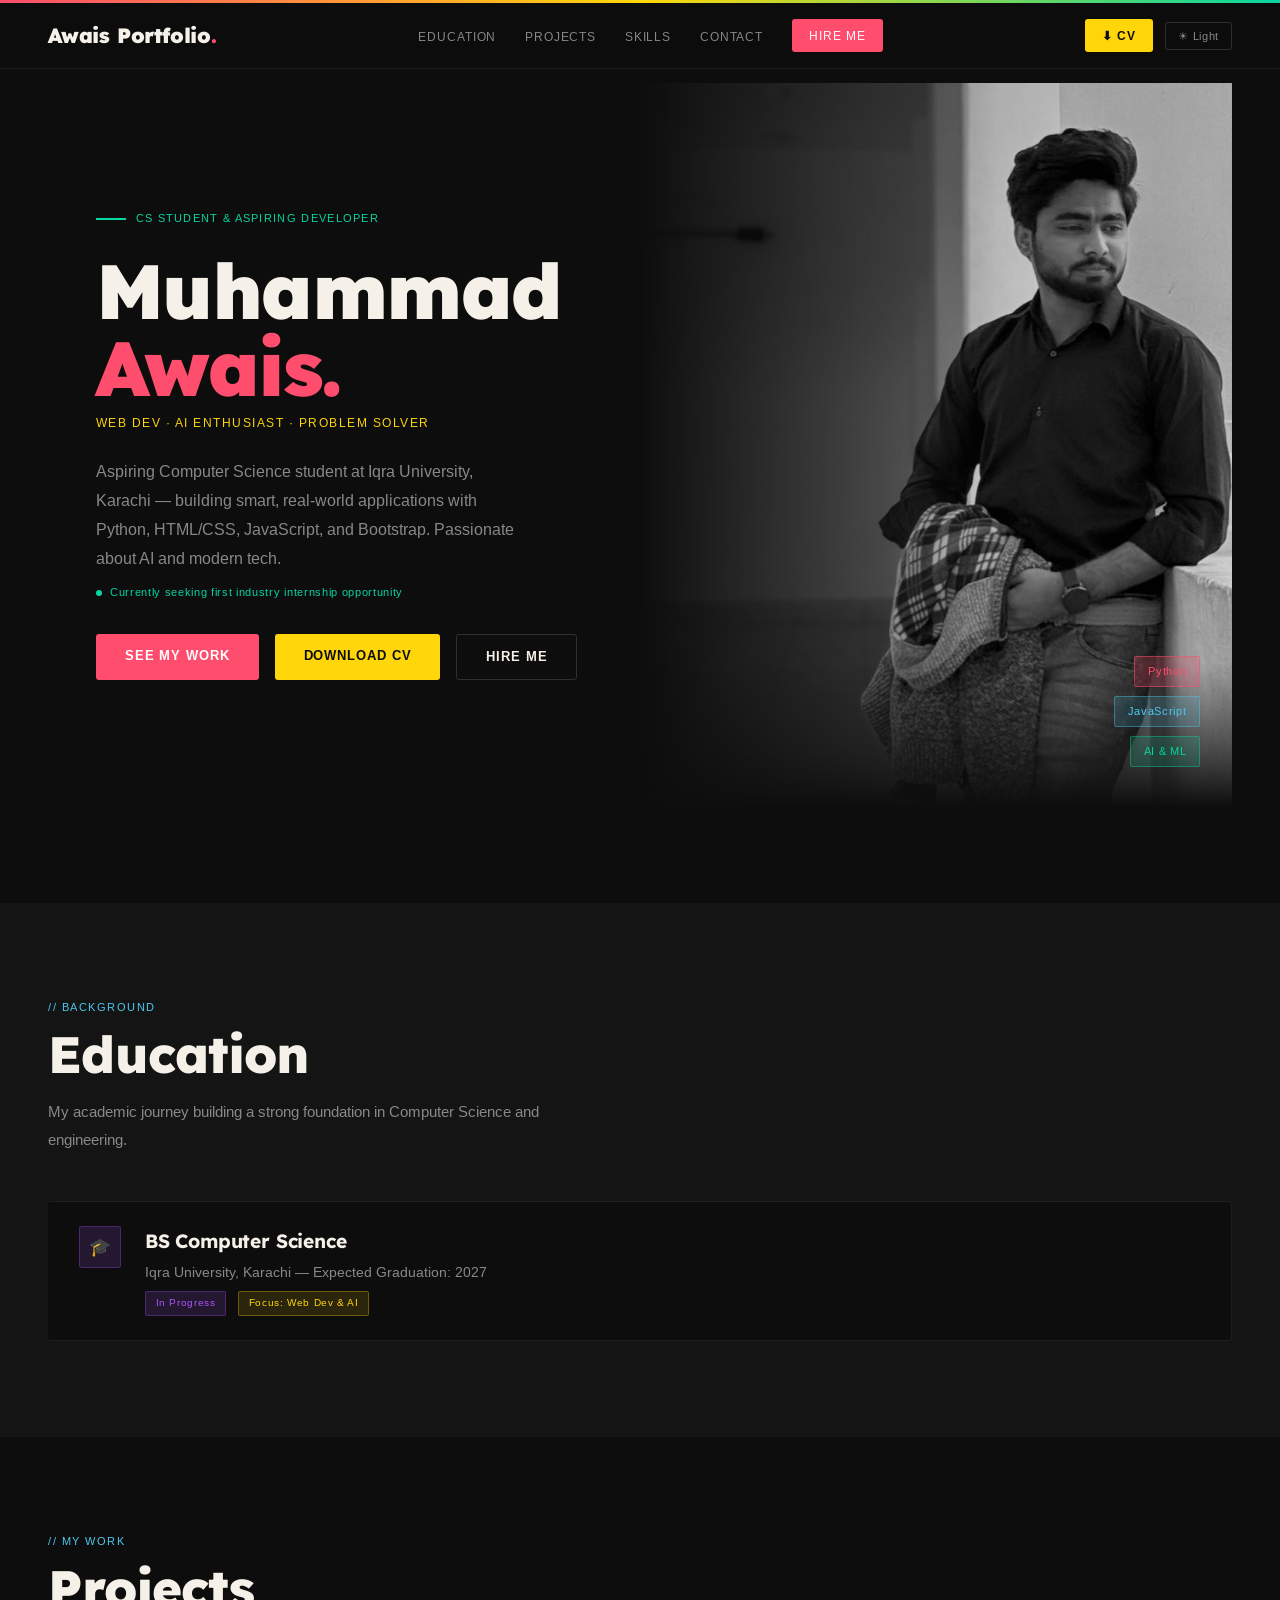
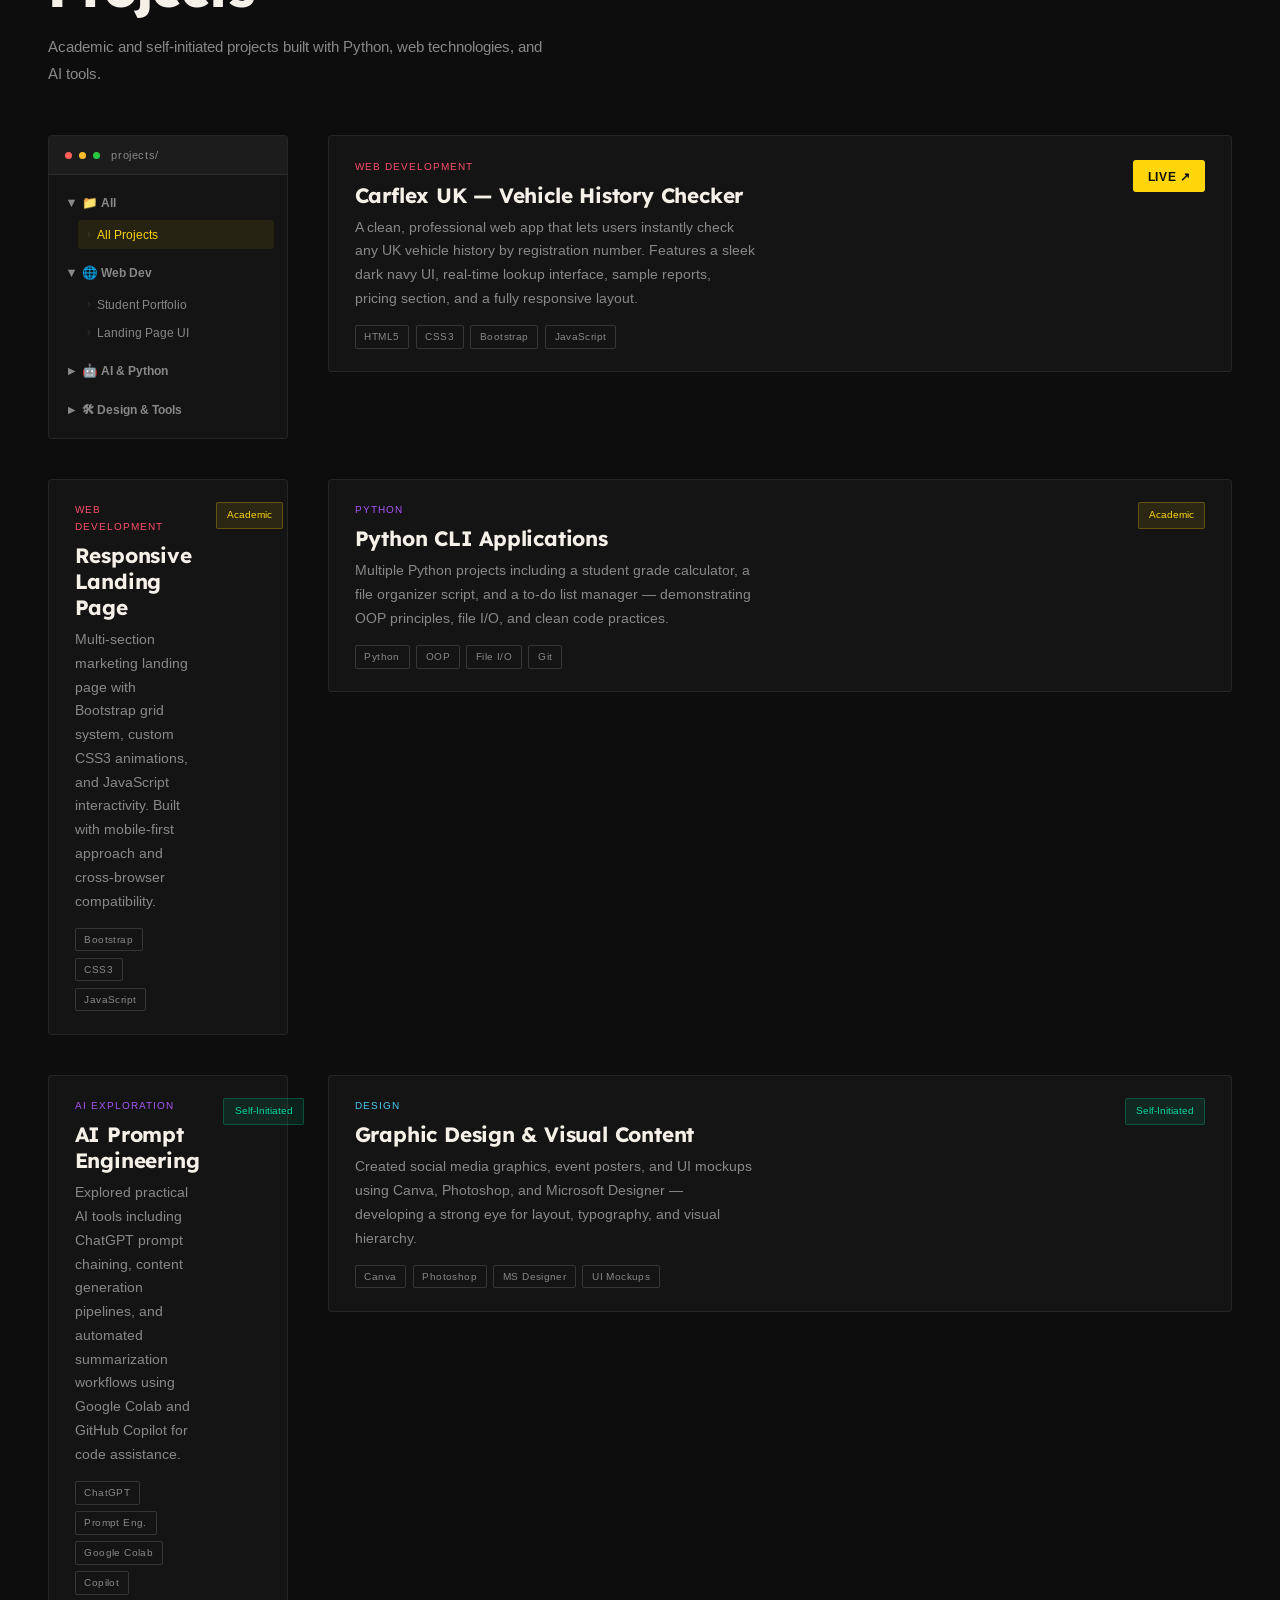
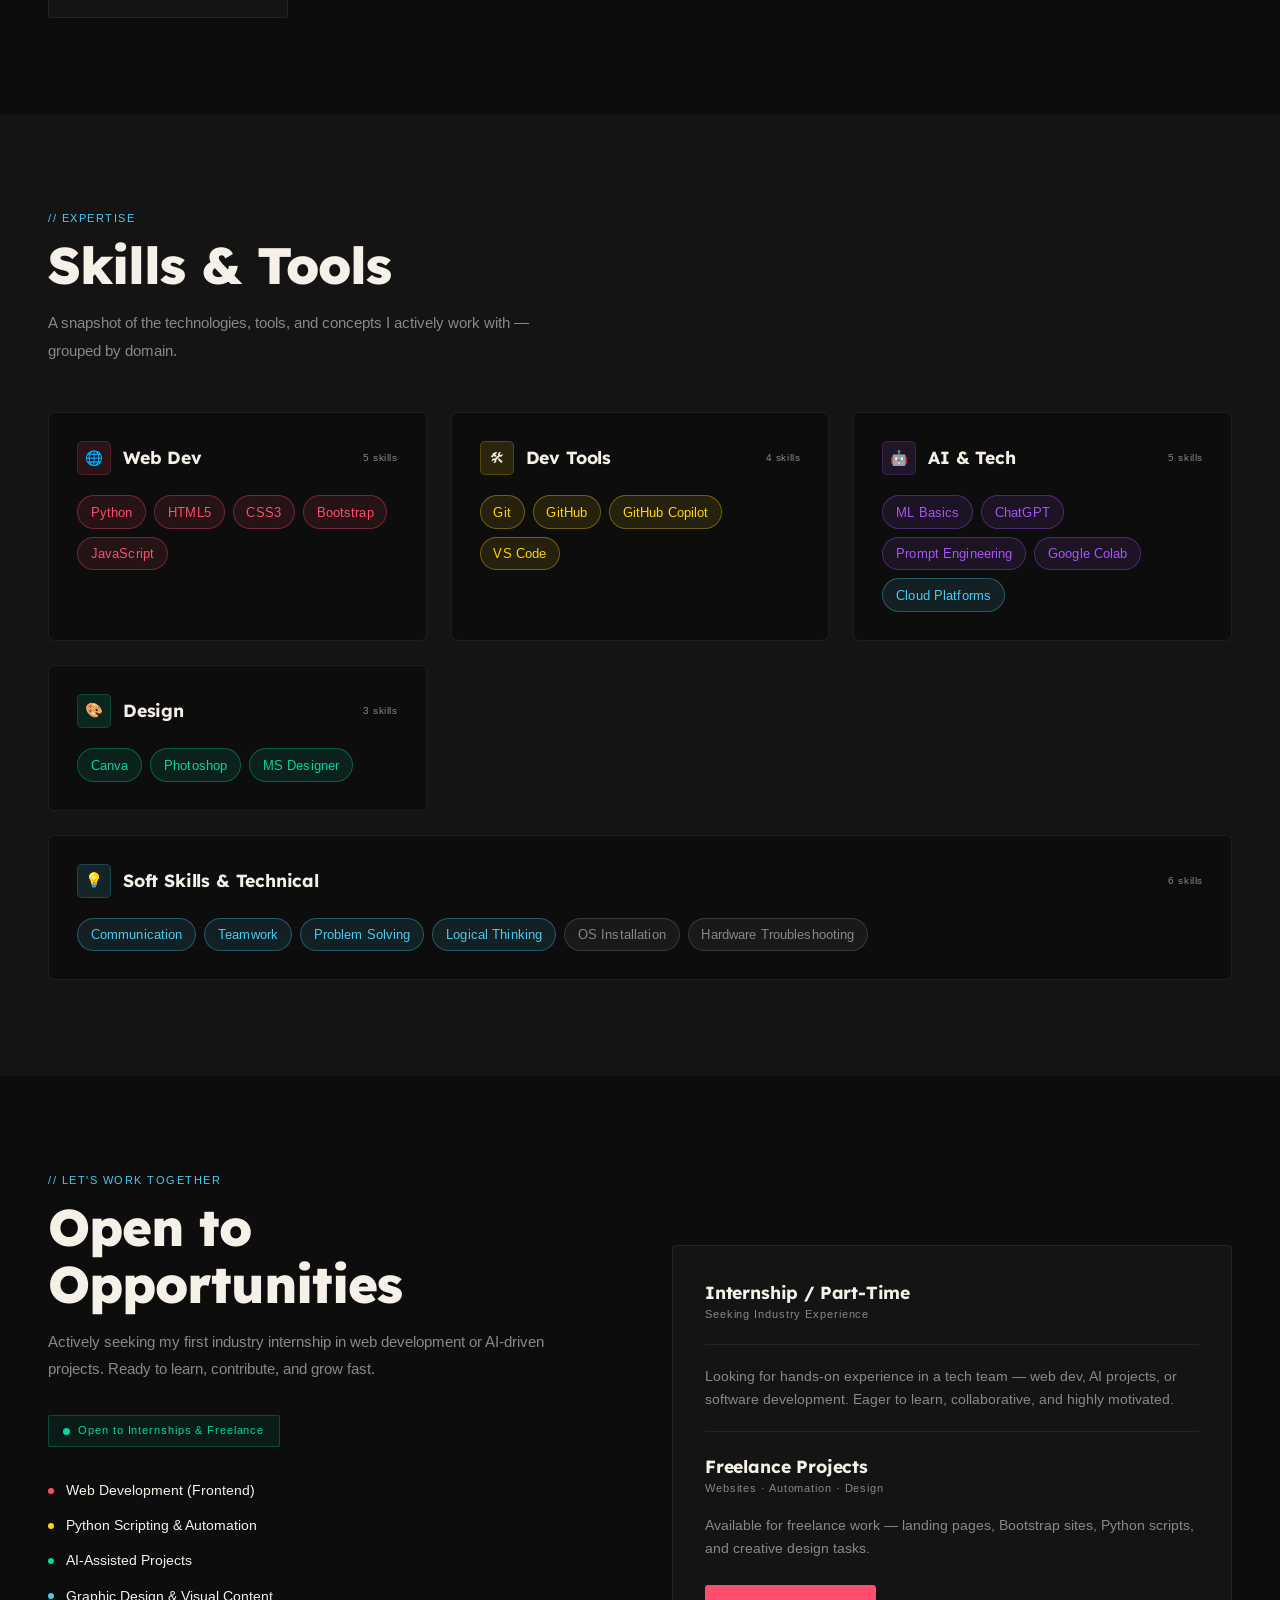
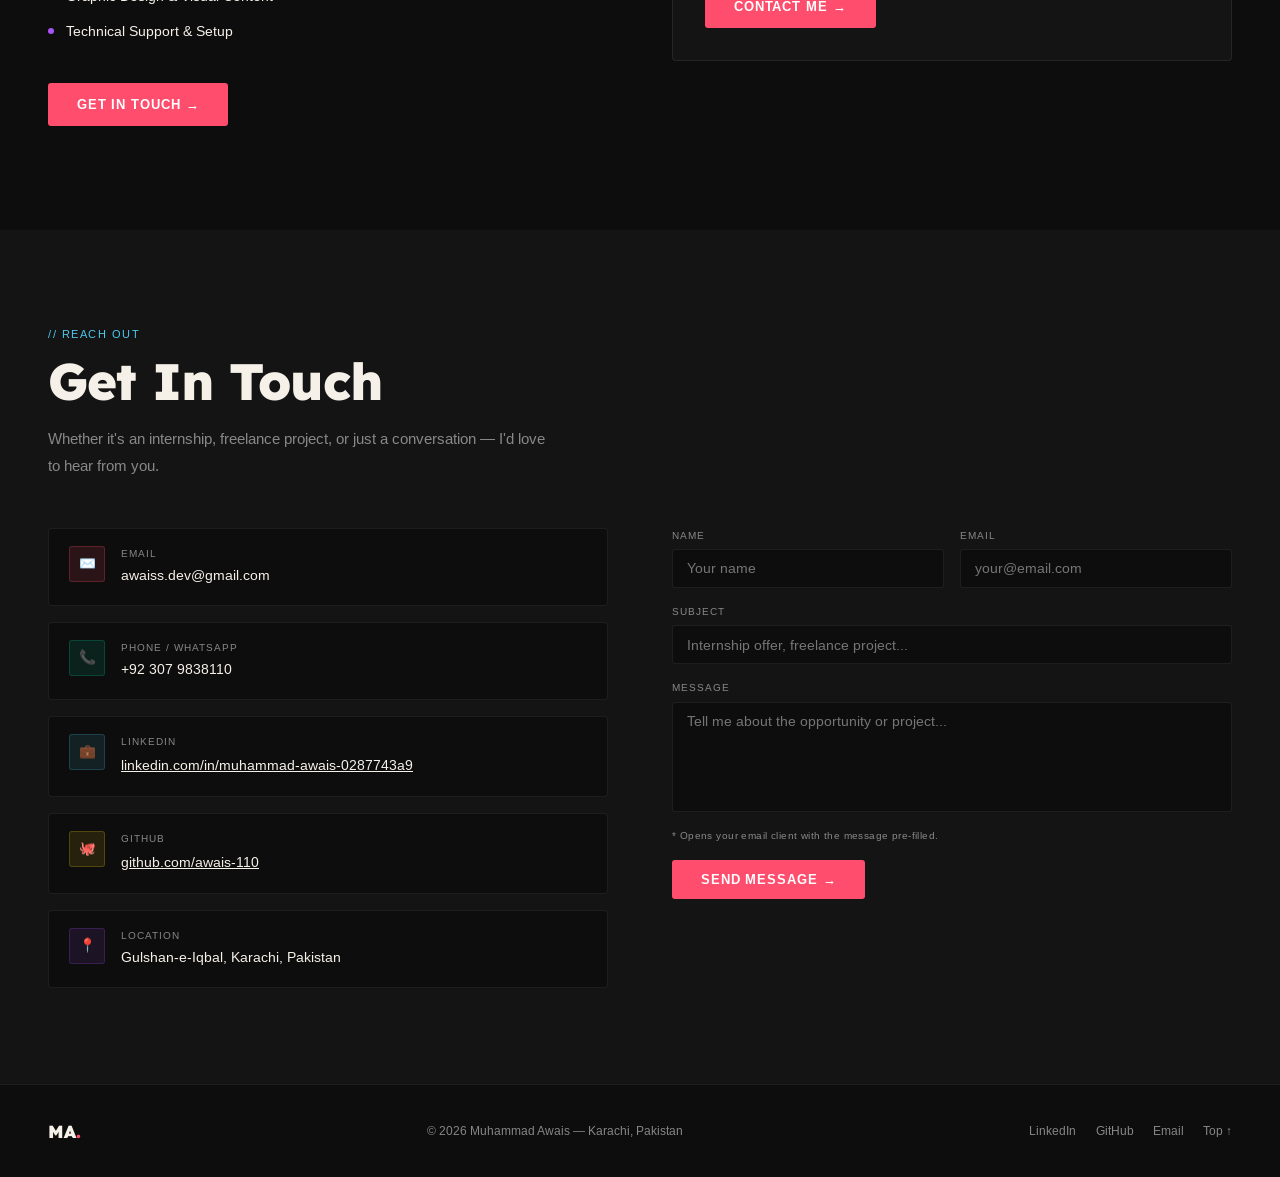
<file: awais-portfolio1.html>
<!DOCTYPE html>
<html lang="en">
<head>
<meta charset="UTF-8"/>
<meta name="viewport" content="width=device-width, initial-scale=1.0"/>
<title>Muhammad Awais — Portfolio</title>
<meta name="description" content="Muhammad Awais — CS student at Iqra University, Karachi. Aspiring web developer & AI enthusiast. Open to internships and freelance projects." />
<meta name="keywords" content="Muhammad Awais, portfolio, web developer, python, karachi, iqra university, internship, html css javascript" />
<meta name="author" content="Muhammad Awais" />
<meta property="og:title" content="Muhammad Awais — Portfolio" />
<meta property="og:description" content="Aspiring CS student & web developer from Karachi. Skilled in Python, HTML, CSS, Bootstrap, JavaScript & AI tools." />
<meta property="og:type" content="website" />
<meta property="og:url" content="https://muhammadawais.netlify.app/" />
<meta name="twitter:card" content="summary" />
<meta name="twitter:title" content="Muhammad Awais — Portfolio" />
<meta name="twitter:description" content="Aspiring web developer & AI enthusiast. Open to internships." />
<link rel="icon" type="image/svg+xml" href="data:image/svg+xml,<svg xmlns='http://www.w3.org/2000/svg' viewBox='0 0 32 32'><rect width='32' height='32' rx='6' fill='%23ff4d6d'/><text x='50%25' y='50%25' dominant-baseline='central' text-anchor='middle' font-family='Arial Black,sans-serif' font-size='13' font-weight='900' fill='white'>MA</text></svg>" />
<link rel="preconnect" href="https://fonts.googleapis.com"/>
<link rel="preconnect" href="https://fonts.gstatic.com" crossorigin/>
<link href="https://fonts.googleapis.com/css2?family=Arimo:ital,wght@0,400..700;1,400..700&family=Lexend+Deca:wght@100..900&display=swap" rel="stylesheet"/>
<style>
*,*::before,*::after{box-sizing:border-box;margin:0;padding:0}
:root{
  --bg:#0d0d0d;--bg2:#141414;--bg3:#1c1c1c;
  --border:rgba(255,255,255,0.07);--border2:rgba(255,255,255,0.14);
  --text:#f5f0e8;--muted:#888;
  --c1:#ff4d6d;--c2:#ffd60a;--c3:#06d6a0;--c4:#4cc9f0;--c5:#a855f7;
  --ff-head:'Lexend Deca',sans-serif;
  --ff-body:'Arimo',sans-serif;
  --ff-mono:'Arimo',sans-serif;
}
body.light{
  --bg:#f4f4ef;--bg2:#eaeae5;--bg3:#dededa;
  --border:rgba(0,0,0,0.08);--border2:rgba(0,0,0,0.16);
  --text:#0d0d0d;--muted:#555;
}
html{scroll-behavior:smooth}
body{background:var(--bg);color:var(--text);font-family:var(--ff-body);font-weight:400;line-height:1.6;overflow-x:hidden;transition:background 0.4s,color 0.4s}

/* COLOR STRIP */
.color-strip{height:3px;background:linear-gradient(to right,var(--c1),var(--c2),var(--c3),var(--c4),var(--c5));animation:stripSlide 4s linear infinite;background-size:200% 100%}
@keyframes stripSlide{0%{background-position:0% 0%}100%{background-position:200% 0%}}

/* NAV */
nav{position:fixed;top:3px;left:0;right:0;z-index:100;display:flex;align-items:center;justify-content:space-between;padding:1rem 3rem;border-bottom:1px solid var(--border);backdrop-filter:blur(20px);background:rgba(13,13,13,0.82);transition:background 0.3s}
body.light nav{background:rgba(244,244,239,0.9)}
.nav-logo{font-family:var(--ff-head);font-size:1.3rem;font-weight:900;letter-spacing:-0.01em;text-decoration:none;color:var(--text);transition:letter-spacing 0.3s}
.nav-logo:hover{letter-spacing:0.04em}
.nav-logo span{color:var(--c1)}
.nav-links{display:flex;align-items:center;gap:1.8rem;list-style:none}
.nav-links a{font-size:0.78rem;font-weight:500;letter-spacing:0.07em;text-transform:uppercase;color:var(--muted);text-decoration:none;transition:color 0.2s;position:relative}
.nav-links a::after{content:'';position:absolute;bottom:-3px;left:0;width:0;height:1px;background:var(--c1);transition:width 0.25s}
.nav-links a:hover{color:var(--text)}
.nav-links a:hover::after{width:100%}
.nav-right{display:flex;align-items:center;gap:0.75rem}

/* BUTTONS */
.btn-primary{background:var(--c1);color:#fff;padding:0.7rem 1.8rem;border:none;border-radius:3px;font-family:var(--ff-body);font-size:0.82rem;font-weight:600;letter-spacing:0.07em;text-transform:uppercase;cursor:pointer;text-decoration:none;display:inline-block;position:relative;overflow:hidden;transition:transform 0.2s,box-shadow 0.2s}
.btn-primary::before{content:'';position:absolute;top:0;left:-100%;width:100%;height:100%;background:rgba(255,255,255,0.15);transition:left 0.35s ease}
.btn-primary:hover{transform:translateY(-2px);box-shadow:0 8px 25px rgba(255,77,109,0.4)}
.btn-primary:hover::before{left:100%}
.btn-primary:active{transform:translateY(0) scale(0.97)}

.btn-cv{background:var(--c2);color:#0d0d0d;padding:0.7rem 1.8rem;border:none;border-radius:3px;font-family:var(--ff-body);font-size:0.82rem;font-weight:600;letter-spacing:0.07em;text-transform:uppercase;cursor:pointer;text-decoration:none;display:inline-block;position:relative;overflow:hidden;transition:transform 0.2s,box-shadow 0.2s}
.btn-cv::before{content:'';position:absolute;top:0;left:-100%;width:100%;height:100%;background:rgba(255,255,255,0.2);transition:left 0.35s ease}
.btn-cv:hover{transform:translateY(-2px);box-shadow:0 8px 25px rgba(255,214,10,0.4)}
.btn-cv:hover::before{left:100%}
.btn-cv:active{transform:translateY(0) scale(0.97)}

.btn-outline{background:transparent;color:var(--text);padding:0.7rem 1.8rem;border:1px solid var(--border2);border-radius:3px;font-family:var(--ff-body);font-size:0.82rem;font-weight:600;letter-spacing:0.07em;text-transform:uppercase;cursor:pointer;text-decoration:none;display:inline-block;position:relative;overflow:hidden;transition:border-color 0.25s,color 0.25s,transform 0.2s}
.btn-outline::before{content:'';position:absolute;inset:0;background:var(--c4);opacity:0;transition:opacity 0.25s;z-index:-1}
.btn-outline:hover{border-color:var(--c4);color:#0d0d0d;transform:translateY(-2px)}
.btn-outline:hover::before{opacity:1}
.btn-outline:active{transform:translateY(0) scale(0.97)}

.cv-btn{background:var(--c2);color:#0d0d0d;padding:0.42rem 1.1rem;border-radius:3px;font-size:0.75rem;font-weight:600;letter-spacing:0.07em;text-transform:uppercase;text-decoration:none;font-family:var(--ff-body);transition:transform 0.2s,box-shadow 0.2s;display:inline-block}
.cv-btn:hover{transform:translateY(-2px);box-shadow:0 6px 18px rgba(255,214,10,0.35)}
.cv-btn:active{transform:scale(0.97)}

.hire-btn{background:var(--c1);color:#fff !important;padding:0.42rem 1.1rem;border-radius:3px;font-size:0.78rem !important;letter-spacing:0.07em;transition:transform 0.2s,box-shadow 0.2s !important;display:inline-block}
.hire-btn:hover{transform:translateY(-2px);box-shadow:0 6px 18px rgba(255,77,109,0.4) !important;opacity:1 !important}
.hire-btn:active{transform:scale(0.97)}

.theme-btn{background:none;border:1px solid var(--border2);border-radius:3px;color:var(--muted);font-family:var(--ff-mono);font-size:0.68rem;letter-spacing:0.06em;padding:0.38rem 0.75rem;cursor:pointer;transition:all 0.2s;display:flex;align-items:center;gap:0.35rem}
.theme-btn:hover{border-color:var(--c2);color:var(--c2);transform:translateY(-1px)}

/* HERO */
.hero{min-height:100vh;display:grid;grid-template-columns:1fr 1fr;padding-top:80px}
.hero-left{display:flex;flex-direction:column;justify-content:center;padding:5rem 3rem}

/* Hero text stagger animations */
.hero-tag{font-family:var(--ff-mono);font-size:0.68rem;color:var(--c3);letter-spacing:0.12em;text-transform:uppercase;margin-bottom:1.5rem;display:flex;align-items:center;gap:0.6rem;opacity:0;animation:slideUp 0.6s ease 0.2s forwards}
.hero-tag::before{content:'';width:30px;height:2px;background:var(--c3)}
.hero-name{font-family:var(--ff-head);font-size:clamp(3rem,6vw,5.5rem);font-weight:900;line-height:1.0;letter-spacing:-0.02em;margin-bottom:0.5rem;opacity:0;animation:slideUp 0.7s ease 0.35s forwards}
.hero-name .line2{color:var(--c1)}
.hero-title{font-family:var(--ff-mono);font-size:0.78rem;font-weight:500;color:var(--c2);letter-spacing:0.12em;margin-bottom:1.5rem;text-transform:uppercase;opacity:0;animation:slideUp 0.6s ease 0.5s forwards}
.hero-bio{font-size:0.97rem;color:var(--muted);max-width:430px;line-height:1.85;margin-bottom:0.75rem;opacity:0;animation:slideUp 0.6s ease 0.65s forwards}
.hero-seeking{font-family:var(--ff-mono);font-size:0.7rem;color:var(--c3);letter-spacing:0.06em;margin-bottom:2rem;display:flex;align-items:center;gap:0.5rem;opacity:0;animation:slideUp 0.6s ease 0.75s forwards}
.seek-dot{width:6px;height:6px;border-radius:50%;background:var(--c3);animation:blink 2s infinite;flex-shrink:0}
.hero-ctas{display:flex;gap:1rem;flex-wrap:wrap;opacity:0;animation:slideUp 0.6s ease 0.88s forwards}

@keyframes slideUp{from{opacity:0;transform:translateY(28px)}to{opacity:1;transform:translateY(0)}}
@keyframes blink{0%,100%{opacity:1}50%{opacity:0.25}}

/* HERO IMAGE */
.hero-right{position:relative;overflow:hidden;display:flex;align-items:stretch}
/* Make hero image blend with background */
.hero-photo-wrap{width:100%;height:100%;position:relative;overflow:hidden}
.hero-photo{width:100%;height:100%;object-fit:cover;object-position:55% 8%;display:block;transform:scale(1.08);animation:heroReveal 1.2s cubic-bezier(0.25,1,0.5,1) 0.1s forwards}
@keyframes heroReveal{
  0%{transform:scale(1.15);filter:brightness(0.3) grayscale(100%)}
  60%{filter:brightness(0.7) grayscale(40%)}
  100%{transform:scale(1.0);filter:brightness(1) grayscale(0%)}
}
/* Add a soft fade at the image edge for blending */
.hero-overlay{position:absolute;inset:0;background:linear-gradient(to right,var(--bg) 0%,rgba(13,13,13,0.18) 60%,transparent 100%),linear-gradient(to top,var(--bg) 0%,transparent 20%)}
body.light .hero-overlay{background:linear-gradient(to right,var(--bg) 0%,rgba(244,244,239,0.18) 60%,transparent 100%),linear-gradient(to top,var(--bg) 0%,transparent 20%)}

/* Animated scan line on image */
.hero-photo-wrap::after{content:'';position:absolute;top:-100%;left:0;right:0;height:40%;background:linear-gradient(to bottom,transparent,rgba(255,214,10,0.04),transparent);animation:scanLine 3s ease-in-out 1.5s infinite}
@keyframes scanLine{0%{top:-40%}100%{top:120%}}

.hero-pills{position:absolute;bottom:2.5rem;right:2rem;display:flex;flex-direction:column;gap:0.6rem;align-items:flex-end}
.pill{display:inline-flex;align-items:center;gap:0.5rem;font-family:var(--ff-mono);font-size:0.68rem;padding:0.35rem 0.8rem;border-radius:2px;font-weight:500;letter-spacing:0.06em;opacity:0;animation:pillPop 0.4s ease forwards;transition:transform 0.2s}
.pill:nth-child(1){animation-delay:1.1s}.pill:nth-child(2){animation-delay:1.25s}.pill:nth-child(3){animation-delay:1.4s}
.pill:hover{transform:translateX(-4px)}
@keyframes pillPop{from{opacity:0;transform:translateX(16px)}to{opacity:1;transform:translateX(0)}}
.pill-pink{background:rgba(255,77,109,0.22);border:1px solid rgba(255,77,109,0.5);color:var(--c1)}
.pill-cyan{background:rgba(76,201,240,0.15);border:1px solid rgba(76,201,240,0.4);color:var(--c4)}
.pill-green{background:rgba(6,214,160,0.15);border:1px solid rgba(6,214,160,0.4);color:var(--c3)}

/* SECTION */
section{padding:6rem 3rem}
.section-tag{font-family:var(--ff-mono);font-size:0.68rem;letter-spacing:0.14em;text-transform:uppercase;color:var(--c4);margin-bottom:0.6rem}
.section-title{font-family:var(--ff-head);font-size:clamp(2rem,4vw,3.2rem);font-weight:800;line-height:1.1;letter-spacing:-0.02em;margin-bottom:1rem}
.section-sub{color:var(--muted);font-size:0.95rem;max-width:500px;margin-bottom:3rem;line-height:1.8}

/* EDUCATION */
#education{background:var(--bg2)}
.edu-grid{display:flex;flex-direction:column;gap:1.2rem}
.edu-card{background:var(--bg);border:1px solid var(--border);border-left:3px solid transparent;border-radius:4px;padding:1.5rem 1.75rem;display:flex;gap:1.5rem;align-items:flex-start;transition:border-color 0.25s,border-left-color 0.25s,transform 0.25s,box-shadow 0.25s}
.edu-card:hover{border-color:var(--border2);border-left-color:var(--c5);transform:translateX(6px);box-shadow:-4px 0 20px rgba(168,85,247,0.1)}
.edu-icon{width:42px;height:42px;border-radius:3px;display:flex;align-items:center;justify-content:center;font-size:1.1rem;flex-shrink:0;transition:transform 0.25s}
.edu-card:hover .edu-icon{transform:scale(1.1) rotate(-4deg)}
.edu-icon.uni{background:rgba(168,85,247,0.15);border:1px solid rgba(168,85,247,0.3)}
.edu-icon.school{background:rgba(76,201,240,0.12);border:1px solid rgba(76,201,240,0.25)}
.edu-body{flex:1}
.edu-degree{font-family:var(--ff-head);font-size:1.2rem;font-weight:700;letter-spacing:-0.01em;margin-bottom:0.25rem}
.edu-school{font-size:0.88rem;color:var(--muted);margin-bottom:0.5rem}
.edu-meta{display:flex;gap:0.75rem;flex-wrap:wrap}
.edu-badge{font-family:var(--ff-mono);font-size:0.65rem;padding:0.2rem 0.6rem;border-radius:2px;letter-spacing:0.06em}
.badge-purple{background:rgba(168,85,247,0.15);border:1px solid rgba(168,85,247,0.3);color:var(--c5)}
.badge-cyan{background:rgba(76,201,240,0.12);border:1px solid rgba(76,201,240,0.25);color:var(--c4)}
.badge-yellow{background:rgba(255,214,10,0.12);border:1px solid rgba(255,214,10,0.3);color:var(--c2)}

/* PROJECTS */
#projects{background:var(--bg)}
.projects-layout{display:grid;grid-template-columns:240px 1fr;gap:2.5rem;align-items:start}
.tree-panel{border:1px solid var(--border);border-radius:4px;overflow:hidden;background:var(--bg2);position:sticky;top:90px}
.tree-header{padding:0.65rem 1rem;background:var(--bg3);border-bottom:1px solid var(--border);font-family:var(--ff-mono);font-size:0.68rem;color:var(--muted);letter-spacing:0.06em;display:flex;align-items:center;gap:0.45rem}
.dot{width:7px;height:7px;border-radius:50%}
.dr{background:#ff5f57}.dy{background:#febc2e}.dg{background:#28c840}
.tree{padding:0.5rem 0;list-style:none}
.tree-cat{padding:0.3rem 0.8rem}
.tree-cat-label{display:flex;align-items:center;gap:0.4rem;font-size:0.78rem;font-weight:600;color:var(--muted);cursor:pointer;padding:0.3rem 0.4rem;border-radius:3px;transition:color 0.15s,background 0.15s;user-select:none;font-family:var(--ff-body)}
.tree-cat-label:hover{color:var(--text);background:var(--bg3)}
.tree-arrow{font-size:0.55rem;transition:transform 0.2s;display:inline-block}
.tree-cat.open>.tree-cat-label .tree-arrow{transform:rotate(90deg)}
.tree-items{list-style:none;padding-left:1rem;display:none;margin-top:0.15rem}
.tree-cat.open .tree-items{display:block}
.tree-item{padding:0.28rem 0.6rem;font-size:0.76rem;color:var(--muted);cursor:pointer;border-radius:3px;display:flex;align-items:center;gap:0.35rem;transition:color 0.15s,background 0.15s,padding-left 0.2s;font-family:var(--ff-body)}
.tree-item::before{content:"›";color:var(--border2);font-size:0.68rem}
.tree-item:hover{color:var(--text);background:var(--bg3);padding-left:0.9rem}
.tree-item.active{color:var(--c2);background:rgba(255,214,10,0.08)}
.projects-grid{display:flex;flex-direction:column;gap:1.2rem}
.proj-card{background:var(--bg2);border:1px solid var(--border);border-radius:4px;padding:1.4rem 1.6rem;display:flex;justify-content:space-between;align-items:flex-start;gap:1.5rem;transition:border-color 0.25s,transform 0.25s,box-shadow 0.25s}
.proj-card:hover{transform:translateY(-4px)}
.proj-card.hidden{display:none}
.proj-card[data-cat="web"]:hover{border-color:rgba(255,77,109,0.5);box-shadow:0 8px 30px rgba(255,77,109,0.08)}
.proj-card[data-cat="ai"]:hover{border-color:rgba(168,85,247,0.5);box-shadow:0 8px 30px rgba(168,85,247,0.08)}
.proj-card[data-cat="tools"]:hover{border-color:rgba(76,201,240,0.5);box-shadow:0 8px 30px rgba(76,201,240,0.08)}
.proj-info{flex:1}
.proj-cat{font-family:var(--ff-mono);font-size:0.65rem;letter-spacing:0.1em;text-transform:uppercase;margin-bottom:0.4rem}
.cat-web{color:var(--c1)}.cat-ai{color:var(--c5)}.cat-tools{color:var(--c4)}
.proj-name{font-family:var(--ff-head);font-size:1.3rem;font-weight:700;letter-spacing:-0.01em;margin-bottom:0.5rem;line-height:1.25;transition:color 0.2s}
.proj-card[data-cat="web"]:hover .proj-name{color:var(--c1)}
.proj-card[data-cat="ai"]:hover .proj-name{color:var(--c5)}
.proj-card[data-cat="tools"]:hover .proj-name{color:var(--c4)}
.proj-desc{font-size:0.85rem;color:var(--muted);line-height:1.75;max-width:400px;margin-bottom:0.9rem}
.proj-tags{display:flex;gap:0.4rem;flex-wrap:wrap}
.tag{font-family:var(--ff-mono);font-size:0.62rem;padding:0.18rem 0.55rem;border:1px solid var(--border2);border-radius:2px;color:var(--muted);letter-spacing:0.04em;transition:border-color 0.2s,color 0.2s}
.proj-card:hover .tag{border-color:var(--border2)}
.proj-status{font-family:var(--ff-mono);font-size:0.65rem;padding:0.25rem 0.65rem;border-radius:2px;white-space:nowrap;align-self:flex-start;flex-shrink:0}
.status-academic{background:rgba(255,214,10,0.1);border:1px solid rgba(255,214,10,0.25);color:var(--c2)}
.status-personal{background:rgba(6,214,160,0.1);border:1px solid rgba(6,214,160,0.25);color:var(--c3)}

/* SKILLS */
#skills{background:var(--bg2)}
/* SKILLS - redesigned */
.skills-grid-layout{display:grid;grid-template-columns:repeat(auto-fit,minmax(300px,1fr));gap:1.5rem}
.skill-category-card{background:var(--bg);border:1px solid var(--border);border-radius:6px;padding:1.75rem;transition:border-color 0.25s,transform 0.25s;position:relative;overflow:hidden}
.skill-category-card::before{content:'';position:absolute;top:0;left:0;right:0;height:2px;opacity:0;transition:opacity 0.25s}
.skill-category-card:hover{transform:translateY(-4px)}
.skill-category-card:hover::before{opacity:1}
.scc-web::before{background:var(--c1)}.scc-web:hover{border-color:rgba(255,77,109,0.3)}
.scc-tools::before{background:var(--c2)}.scc-tools:hover{border-color:rgba(255,214,10,0.3)}
.scc-ai::before{background:var(--c5)}.scc-ai:hover{border-color:rgba(168,85,247,0.3)}
.scc-design::before{background:var(--c3)}.scc-design:hover{border-color:rgba(6,214,160,0.3)}
.scc-soft::before{background:var(--c4)}.scc-soft:hover{border-color:rgba(76,201,240,0.3)}
.skill-cat-header{display:flex;align-items:center;gap:0.75rem;margin-bottom:1.25rem}
.skill-cat-icon{width:34px;height:34px;border-radius:5px;display:flex;align-items:center;justify-content:center;font-size:0.9rem;flex-shrink:0}
.icon-web{background:rgba(255,77,109,0.12);border:1px solid rgba(255,77,109,0.2)}
.icon-tools{background:rgba(255,214,10,0.12);border:1px solid rgba(255,214,10,0.2)}
.icon-ai{background:rgba(168,85,247,0.12);border:1px solid rgba(168,85,247,0.2)}
.icon-design{background:rgba(6,214,160,0.12);border:1px solid rgba(6,214,160,0.2)}
.icon-soft{background:rgba(76,201,240,0.12);border:1px solid rgba(76,201,240,0.2)}
.skill-cat-name{font-family:var(--ff-head);font-size:1.1rem;font-weight:700;letter-spacing:-0.01em;line-height:1}
.skill-cat-count{font-family:var(--ff-mono);font-size:0.62rem;color:var(--muted);margin-left:auto;letter-spacing:0.06em}
.skill-items{display:flex;flex-wrap:wrap;gap:0.5rem}
.sk{font-family:var(--ff-body);font-size:0.8rem;font-weight:500;padding:0.35rem 0.8rem;border-radius:20px;border:1px solid;transition:transform 0.18s,box-shadow 0.18s,filter 0.18s;cursor:default;letter-spacing:0.01em}
.sk:hover{transform:translateY(-2px) scale(1.04);filter:brightness(1.15)}
.sk-pink{background:rgba(255,77,109,0.1);border-color:rgba(255,77,109,0.35);color:var(--c1)}
.sk-pink:hover{box-shadow:0 4px 14px rgba(255,77,109,0.25)}
.sk-yellow{background:rgba(255,214,10,0.1);border-color:rgba(255,214,10,0.35);color:var(--c2)}
.sk-yellow:hover{box-shadow:0 4px 14px rgba(255,214,10,0.25)}
.sk-purple{background:rgba(168,85,247,0.1);border-color:rgba(168,85,247,0.35);color:var(--c5)}
.sk-purple:hover{box-shadow:0 4px 14px rgba(168,85,247,0.25)}
.sk-green{background:rgba(6,214,160,0.1);border-color:rgba(6,214,160,0.35);color:var(--c3)}
.sk-green:hover{box-shadow:0 4px 14px rgba(6,214,160,0.2)}
.sk-cyan{background:rgba(76,201,240,0.1);border-color:rgba(76,201,240,0.35);color:var(--c4)}
.sk-cyan:hover{box-shadow:0 4px 14px rgba(76,201,240,0.2)}
.sk-gray{background:rgba(255,255,255,0.05);border-color:rgba(255,255,255,0.14);color:var(--muted)}
body.light .sk-gray{background:rgba(0,0,0,0.04);border-color:rgba(0,0,0,0.14)}
.sk-gray:hover{box-shadow:0 4px 14px rgba(255,255,255,0.06)}

/* HIRE */
#hire{background:var(--bg)}
.hire-inner{display:grid;grid-template-columns:1fr 1fr;gap:4rem;align-items:center}
.hire-text .section-sub{margin-bottom:2rem}
.avail{display:inline-flex;align-items:center;gap:0.5rem;font-family:var(--ff-mono);font-size:0.7rem;color:var(--c3);letter-spacing:0.08em;margin-bottom:2rem;background:rgba(6,214,160,0.08);border:1px solid rgba(6,214,160,0.25);padding:0.4rem 0.9rem;border-radius:2px}
.avail-dot{width:7px;height:7px;border-radius:50%;background:var(--c3);animation:blink 2s infinite}
.services{display:flex;flex-direction:column;gap:0.75rem;margin-bottom:2.5rem}
.svc{display:flex;align-items:center;gap:0.75rem;font-size:0.9rem;color:var(--text);transition:transform 0.2s;cursor:default}
.svc:hover{transform:translateX(6px)}
.svc-dot{width:6px;height:6px;border-radius:50%;flex-shrink:0}
.hire-card{background:var(--bg2);border:1px solid var(--border);border-radius:4px;padding:2rem;display:flex;flex-direction:column;gap:1rem;transition:border-color 0.3s,transform 0.3s}
.hire-card:hover{border-color:var(--border2);transform:translateY(-4px)}
.hire-card-title{font-family:var(--ff-head);font-size:1.1rem;font-weight:700;letter-spacing:-0.01em}
.hire-price{font-family:var(--ff-mono);font-size:0.7rem;color:var(--muted);letter-spacing:0.08em}
.hire-card-desc{font-size:0.85rem;color:var(--muted);line-height:1.7}
.hire-divider{height:1px;background:var(--border);margin:0.25rem 0}

/* CONTACT */
#contact{background:var(--bg2)}
.contact-grid{display:grid;grid-template-columns:1fr 1fr;gap:4rem;align-items:start}
.contact-info{display:flex;flex-direction:column;gap:1rem}
.contact-card{display:flex;align-items:flex-start;gap:1rem;padding:1.1rem 1.25rem;background:var(--bg);border:1px solid var(--border);border-radius:4px;transition:border-color 0.2s,transform 0.2s}
.contact-card:hover{border-color:var(--border2);transform:translateX(5px)}
.contact-icon{width:36px;height:36px;border-radius:3px;display:flex;align-items:center;justify-content:center;font-size:0.85rem;flex-shrink:0;transition:transform 0.25s}
.contact-card:hover .contact-icon{transform:scale(1.15) rotate(-5deg)}
.ci-red{background:rgba(255,77,109,0.12);border:1px solid rgba(255,77,109,0.25)}
.ci-cyan{background:rgba(76,201,240,0.1);border:1px solid rgba(76,201,240,0.2)}
.ci-purple{background:rgba(168,85,247,0.1);border:1px solid rgba(168,85,247,0.2)}
.ci-green{background:rgba(6,214,160,0.1);border:1px solid rgba(6,214,160,0.2)}
.ci-yellow{background:rgba(255,214,10,0.1);border:1px solid rgba(255,214,10,0.2)}
.contact-lbl{font-family:var(--ff-mono);font-size:0.62rem;letter-spacing:0.1em;text-transform:uppercase;color:var(--muted);margin-bottom:0.15rem}
.contact-val{font-size:0.88rem;color:var(--text);word-break:break-all}
.contact-form{display:flex;flex-direction:column;gap:1rem}
.form-row{display:grid;grid-template-columns:1fr 1fr;gap:1rem}
.fg{display:flex;flex-direction:column;gap:0.35rem}
.fg label{font-family:var(--ff-mono);font-size:0.62rem;letter-spacing:0.1em;text-transform:uppercase;color:var(--muted)}
.fg input,.fg textarea{background:var(--bg);border:1px solid var(--border);border-radius:3px;color:var(--text);font-family:var(--ff-body);font-size:0.9rem;padding:0.65rem 0.9rem;outline:none;transition:border-color 0.25s,transform 0.2s;resize:none}
.fg input:focus,.fg textarea:focus{border-color:var(--c1);transform:scale(1.01)}
.fg textarea{min-height:110px}
.form-note{font-family:var(--ff-mono);font-size:0.65rem;color:var(--muted);letter-spacing:0.04em}

/* FOOTER */
footer{border-top:1px solid var(--border);padding:2rem 3rem;display:flex;justify-content:space-between;align-items:center}
.footer-logo{font-family:var(--ff-head);font-size:1.1rem;font-weight:900;letter-spacing:-0.01em;transition:letter-spacing 0.3s}
.footer-logo:hover{letter-spacing:0.04em}
.footer-logo span{color:var(--c1)}
.footer-copy{font-size:0.78rem;color:var(--muted)}
.footer-socials{display:flex;gap:1.2rem}
.footer-socials a{font-size:0.78rem;color:var(--muted);text-decoration:none;transition:color 0.2s,transform 0.2s;display:inline-block}
.footer-socials a:hover{color:var(--text);transform:translateY(-2px)}

.proj-live-btn{display:inline-flex;align-items:center;gap:0.3rem;font-family:var(--ff-body);font-size:0.75rem;font-weight:600;letter-spacing:0.06em;text-transform:uppercase;color:#0d0d0d;background:var(--c2);padding:0.4rem 0.9rem;border-radius:3px;text-decoration:none;white-space:nowrap;align-self:flex-start;flex-shrink:0;transition:transform 0.2s,box-shadow 0.2s;margin-top:0.1rem}
.proj-live-btn:hover{transform:translateY(-2px);box-shadow:0 6px 18px rgba(255,214,10,0.35)}
.proj-live-btn:active{transform:scale(0.97)}

/* SCROLL PROGRESS BAR */
#progress-bar{position:fixed;top:3px;left:0;height:3px;background:var(--c1);z-index:200;width:0%;transition:width 0.1s linear}

/* FADE IN */
.fade-in{opacity:0;transform:translateY(24px);transition:opacity 0.6s ease,transform 0.6s ease}
.fade-in.visible{opacity:1;transform:none}


/* HAMBURGER */
.hamburger{display:none;flex-direction:column;gap:5px;cursor:pointer;padding:4px;border:none;background:none}
.hamburger span{display:block;width:22px;height:2px;background:var(--text);border-radius:2px;transition:transform 0.3s,opacity 0.3s}
.hamburger.open span:nth-child(1){transform:translateY(7px) rotate(45deg)}
.hamburger.open span:nth-child(2){opacity:0}
.hamburger.open span:nth-child(3){transform:translateY(-7px) rotate(-45deg)}
.mobile-menu{display:none;position:fixed;top:56px;left:0;right:0;background:var(--bg2);border-bottom:1px solid var(--border);padding:1.5rem 2rem;flex-direction:column;gap:1.25rem;z-index:99;backdrop-filter:blur(20px)}
.mobile-menu.open{display:flex}
.mobile-menu a{font-size:1rem;font-weight:500;color:var(--muted);text-decoration:none;letter-spacing:0.06em;text-transform:uppercase;transition:color 0.2s}
.mobile-menu a:hover{color:var(--text)}
.mobile-menu .mm-hire{color:var(--c1);font-weight:700}
@media(max-width:768px){
  .hamburger{display:flex}
  .nav-right{gap:0.5rem}
}


/* TOAST */
.toast{position:fixed;bottom:2rem;left:50%;transform:translateX(-50%) translateY(20px);background:var(--c3);color:#0d0d0d;font-family:var(--ff-body);font-size:0.85rem;font-weight:600;padding:0.75rem 1.75rem;border-radius:4px;opacity:0;pointer-events:none;transition:opacity 0.3s,transform 0.3s;z-index:200;white-space:nowrap;letter-spacing:0.02em}
.toast.show{opacity:1;transform:translateX(-50%) translateY(0)}

/* BACK TO TOP */
.btt{position:fixed;bottom:2rem;right:2rem;width:42px;height:42px;background:var(--c1);color:#fff;border:none;border-radius:50%;font-size:1.1rem;cursor:pointer;display:flex;align-items:center;justify-content:center;opacity:0;pointer-events:none;transform:translateY(12px);transition:opacity 0.3s,transform 0.3s,box-shadow 0.2s;z-index:99;font-family:var(--ff-body)}
.btt.visible{opacity:1;pointer-events:all;transform:translateY(0)}
.btt:hover{box-shadow:0 6px 20px rgba(255,77,109,0.45);transform:translateY(-3px)}
.btt:active{transform:scale(0.94)}

/* MOBILE */
@media(max-width:768px){
  nav{padding:1rem 1.5rem}
  .nav-links{display:none}
  .hero{grid-template-columns:1fr;min-height:auto}
  .hero-right{height:65vw}
  .hero-left{padding:2rem 1.5rem}
  .hero-name{font-size:3.5rem}
  section{padding:4rem 1.5rem}
  .projects-layout{grid-template-columns:1fr}
  .tree-panel{position:static}
  .contact-grid,.hire-inner,.form-row{grid-template-columns:1fr}
  footer{flex-direction:column;gap:1rem;text-align:center}
}
</style>
</head>
<body>

<div id="progress-bar"></div>
<div class="color-strip"></div>

<nav>
  <a href="#" class="nav-logo">Awais Portfolio<span>.</span></a>
  <ul class="nav-links">
    <li><a href="#education">Education</a></li>
    <li><a href="#projects">Projects</a></li>
    <li><a href="#skills">Skills</a></li>
    <li><a href="#contact">Contact</a></li>
    <li><a href="#hire" class="hire-btn">Hire Me</a></li>
  </ul>
  <div class="nav-right">
    <a href="#" class="cv-btn" onclick="downloadCV();return false;">⬇ CV</a>
    <button class="theme-btn" onclick="toggleTheme()" id="themeBtn">☀ Light</button>
    <button class="hamburger" id="hamburger" onclick="toggleMenu()" aria-label="Menu">
      <span></span><span></span><span></span>
    </button>
  </div>
</nav>
<div class="mobile-menu" id="mobileMenu">
  <a href="#education" onclick="closeMenu()">Education</a>
  <a href="#projects" onclick="closeMenu()">Projects</a>
  <a href="#skills" onclick="closeMenu()">Skills</a>
  <a href="#contact" onclick="closeMenu()">Contact</a>
  <a href="#hire" class="mm-hire" onclick="closeMenu()">Hire Me</a>
  <a href="#" onclick="downloadCV();closeMenu();return false;">⬇ Download CV</a>
</div>
<button class="btt" id="btt" onclick="window.scrollTo({top:0,behavior:'smooth'})" title="Back to top">↑</button>
<div class="toast" id="toast">✓ Message sent successfully!</div>

<section class="hero" id="home">
  <div class="hero-left">
    <span class="hero-tag">CS Student &amp; Aspiring Developer</span>
    <h1 class="hero-name">Muhammad<br/><span class="line2">Awais.</span></h1>
    <div class="hero-title">Web Dev · AI Enthusiast · Problem Solver</div>
    <p class="hero-bio">Aspiring Computer Science student at Iqra University, Karachi — building smart, real-world applications with Python, HTML/CSS, JavaScript, and Bootstrap. Passionate about AI and modern tech.</p>
    <div class="hero-seeking"><span class="seek-dot"></span> Currently seeking first industry internship opportunity</div>
    <div class="hero-ctas">
      <a href="#projects" class="btn-primary">See My Work</a>
      <a href="#" class="btn-cv" onclick="downloadCV();return false;">Download CV</a>
      <a href="#hire" class="btn-outline">Hire Me</a>
    </div>
  </div>
  <div class="hero-right">
    <div class="hero-photo-wrap">
      <img src="[data-uri]" alt="Muhammad Awais" class="hero-photo"/>
      <div class="hero-overlay"></div>
      <div class="hero-pills">
        <span class="pill pill-pink">Python</span>
        <span class="pill pill-cyan">JavaScript</span>
        <span class="pill pill-green">AI &amp; ML</span>
      </div>
    </div>
  </div>
</section>

<section id="education">
  <div class="fade-in">
    <div class="section-tag">// background</div>
    <h2 class="section-title">Education</h2>
    <p class="section-sub">My academic journey building a strong foundation in Computer Science and engineering.</p>
  </div>
  <div class="edu-grid fade-in">
    <div class="edu-card">
      <div class="edu-icon uni">🎓</div>
      <div class="edu-body">
        <div class="edu-degree">BS Computer Science</div>
        <div class="edu-school">Iqra University, Karachi — Expected Graduation: 2027</div>
        <div class="edu-meta">
          <span class="edu-badge badge-purple">In Progress</span>
          <span class="edu-badge badge-yellow">Focus: Web Dev &amp; AI</span>
        </div>
      </div>
    </div>
  
</section>

<section id="projects">
  <div class="fade-in">
    <div class="section-tag">// my work</div>
    <h2 class="section-title">Projects</h2>
    <p class="section-sub">Academic and self-initiated projects built with Python, web technologies, and AI tools.</p>
  </div>
  <div class="projects-layout fade-in">
    <div class="tree-panel">
      <div class="tree-header">
        <span class="dot dr"></span><span class="dot dy"></span><span class="dot dg"></span>
        &nbsp;projects/
      </div>
      <ul class="tree">
        <li class="tree-cat open">
          <div class="tree-cat-label"><span class="tree-arrow">▶</span> 📁 All</div>
          <ul class="tree-items"><li class="tree-item active" data-filter="all">All Projects</li></ul>
        </li>
        <li class="tree-cat open">
          <div class="tree-cat-label"><span class="tree-arrow">▶</span> 🌐 Web Dev</div>
          <ul class="tree-items">
            <li class="tree-item" data-filter="web">Student Portfolio</li>
            <li class="tree-item" data-filter="web">Landing Page UI</li>
          </ul>
        </li>
        <li class="tree-cat">
          <div class="tree-cat-label"><span class="tree-arrow">▶</span> 🤖 AI &amp; Python</div>
          <ul class="tree-items">
            <li class="tree-item" data-filter="ai">Python CLI Apps</li>
            <li class="tree-item" data-filter="ai">AI Prompt Projects</li>
          </ul>
        </li>
        <li class="tree-cat">
          <div class="tree-cat-label"><span class="tree-arrow">▶</span> 🛠 Design &amp; Tools</div>
          <ul class="tree-items"><li class="tree-item" data-filter="tools">Visual Design Work</li></ul>
        </li>
      </ul>
    </div>
    <div class="projects-grid" id="projectGrid">
      <div class="proj-card" data-cat="web">
        <div class="proj-info">
          <div class="proj-cat cat-web">Web Development</div>
          <div class="proj-name">Carflex UK — Vehicle History Checker</div>
          <p class="proj-desc">A clean, professional web app that lets users instantly check any UK vehicle history by registration number. Features a sleek dark navy UI, real-time lookup interface, sample reports, pricing section, and a fully responsive layout.</p>
          <div class="proj-tags"><span class="tag">HTML5</span><span class="tag">CSS3</span><span class="tag">Bootstrap</span><span class="tag">JavaScript</span></div>
        </div>
        <a href="https://carlfex-uk.netlify.app/" target="_blank" rel="noopener noreferrer" class="proj-live-btn">Live ↗</a>
      </div>
      </div>
      <div class="proj-card" data-cat="web">
        <div class="proj-info">
          <div class="proj-cat cat-web">Web Development</div>
          <div class="proj-name">Responsive Landing Page</div>
          <p class="proj-desc">Multi-section marketing landing page with Bootstrap grid system, custom CSS3 animations, and JavaScript interactivity. Built with mobile-first approach and cross-browser compatibility.</p>
          <div class="proj-tags"><span class="tag">Bootstrap</span><span class="tag">CSS3</span><span class="tag">JavaScript</span></div>
        </div>
        <span class="proj-status status-academic">Academic</span>
      </div>
      <div class="proj-card" data-cat="ai">
        <div class="proj-info">
          <div class="proj-cat cat-ai">Python</div>
          <div class="proj-name">Python CLI Applications</div>
          <p class="proj-desc">Multiple Python projects including a student grade calculator, a file organizer script, and a to-do list manager — demonstrating OOP principles, file I/O, and clean code practices.</p>
          <div class="proj-tags"><span class="tag">Python</span><span class="tag">OOP</span><span class="tag">File I/O</span><span class="tag">Git</span></div>
        </div>
        <span class="proj-status status-academic">Academic</span>
      </div>
      <div class="proj-card" data-cat="ai">
        <div class="proj-info">
          <div class="proj-cat cat-ai">AI Exploration</div>
          <div class="proj-name">AI Prompt Engineering</div>
          <p class="proj-desc">Explored practical AI tools including ChatGPT prompt chaining, content generation pipelines, and automated summarization workflows using Google Colab and GitHub Copilot for code assistance.</p>
          <div class="proj-tags"><span class="tag">ChatGPT</span><span class="tag">Prompt Eng.</span><span class="tag">Google Colab</span><span class="tag">Copilot</span></div>
        </div>
        <span class="proj-status status-personal">Self-Initiated</span>
      </div>
      <div class="proj-card" data-cat="tools">
        <div class="proj-info">
          <div class="proj-cat cat-tools">Design</div>
          <div class="proj-name">Graphic Design &amp; Visual Content</div>
          <p class="proj-desc">Created social media graphics, event posters, and UI mockups using Canva, Photoshop, and Microsoft Designer — developing a strong eye for layout, typography, and visual hierarchy.</p>
          <div class="proj-tags"><span class="tag">Canva</span><span class="tag">Photoshop</span><span class="tag">MS Designer</span><span class="tag">UI Mockups</span></div>
        </div>
        <span class="proj-status status-personal">Self-Initiated</span>
      </div>
    </div>
  </div>
</section>

<section id="skills">
  <div class="fade-in">
    <div class="section-tag">// expertise</div>
    <h2 class="section-title">Skills &amp; Tools</h2>
    <p class="section-sub">A snapshot of the technologies, tools, and concepts I actively work with — grouped by domain.</p>
  </div>
  <div class="skills-grid-layout fade-in">

    <div class="skill-category-card scc-web">
      <div class="skill-cat-header">
        <div class="skill-cat-icon icon-web">🌐</div>
        <div class="skill-cat-name">Web Dev</div>
        <span class="skill-cat-count">5 skills</span>
      </div>
      <div class="skill-items">
        <span class="sk sk-pink">Python</span>
        <span class="sk sk-pink">HTML5</span>
        <span class="sk sk-pink">CSS3</span>
        <span class="sk sk-pink">Bootstrap</span>
        <span class="sk sk-pink">JavaScript</span>
      </div>
    </div>

    <div class="skill-category-card scc-tools">
      <div class="skill-cat-header">
        <div class="skill-cat-icon icon-tools">🛠</div>
        <div class="skill-cat-name">Dev Tools</div>
        <span class="skill-cat-count">4 skills</span>
      </div>
      <div class="skill-items">
        <span class="sk sk-yellow">Git</span>
        <span class="sk sk-yellow">GitHub</span>
        <span class="sk sk-yellow">GitHub Copilot</span>
        <span class="sk sk-yellow">VS Code</span>
      </div>
    </div>

    <div class="skill-category-card scc-ai">
      <div class="skill-cat-header">
        <div class="skill-cat-icon icon-ai">🤖</div>
        <div class="skill-cat-name">AI &amp; Tech</div>
        <span class="skill-cat-count">5 skills</span>
      </div>
      <div class="skill-items">
        <span class="sk sk-purple">ML Basics</span>
        <span class="sk sk-purple">ChatGPT</span>
        <span class="sk sk-purple">Prompt Engineering</span>
        <span class="sk sk-purple">Google Colab</span>
        <span class="sk sk-cyan">Cloud Platforms</span>
      </div>
    </div>

    <div class="skill-category-card scc-design">
      <div class="skill-cat-header">
        <div class="skill-cat-icon icon-design">🎨</div>
        <div class="skill-cat-name">Design</div>
        <span class="skill-cat-count">3 skills</span>
      </div>
      <div class="skill-items">
        <span class="sk sk-green">Canva</span>
        <span class="sk sk-green">Photoshop</span>
        <span class="sk sk-green">MS Designer</span>
      </div>
    </div>

    <div class="skill-category-card scc-soft" style="grid-column:1/-1">
      <div class="skill-cat-header">
        <div class="skill-cat-icon icon-soft">💡</div>
        <div class="skill-cat-name">Soft Skills &amp; Technical</div>
        <span class="skill-cat-count">6 skills</span>
      </div>
      <div class="skill-items">
        <span class="sk sk-cyan">Communication</span>
        <span class="sk sk-cyan">Teamwork</span>
        <span class="sk sk-cyan">Problem Solving</span>
        <span class="sk sk-cyan">Logical Thinking</span>
        <span class="sk sk-gray">OS Installation</span>
        <span class="sk sk-gray">Hardware Troubleshooting</span>
      </div>
    </div>

  </div>
</section>

<section id="hire">
  <div class="hire-inner">
    <div class="hire-text fade-in">
      <div class="section-tag">// let's work together</div>
      <h2 class="section-title">Open to Opportunities</h2>
      <p class="section-sub">Actively seeking my first industry internship in web development or AI-driven projects. Ready to learn, contribute, and grow fast.</p>
      <div class="avail"><span class="avail-dot"></span> Open to Internships &amp; Freelance</div>
      <div class="services">
        <div class="svc"><span class="svc-dot" style="background:var(--c1)"></span>Web Development (Frontend)</div>
        <div class="svc"><span class="svc-dot" style="background:var(--c2)"></span>Python Scripting &amp; Automation</div>
        <div class="svc"><span class="svc-dot" style="background:var(--c3)"></span>AI-Assisted Projects</div>
        <div class="svc"><span class="svc-dot" style="background:var(--c4)"></span>Graphic Design &amp; Visual Content</div>
        <div class="svc"><span class="svc-dot" style="background:var(--c5)"></span>Technical Support &amp; Setup</div>
      </div>
      <a href="#contact" class="btn-primary">Get In Touch →</a>
    </div>
    <div class="fade-in">
      <div class="hire-card">
        <div>
          <div class="hire-card-title">Internship / Part-Time</div>
          <div class="hire-price">Seeking Industry Experience</div>
        </div>
        <div class="hire-divider"></div>
        <div class="hire-card-desc">Looking for hands-on experience in a tech team — web dev, AI projects, or software development. Eager to learn, collaborative, and highly motivated.</div>
        <div class="hire-divider"></div>
        <div>
          <div class="hire-card-title">Freelance Projects</div>
          <div class="hire-price">Websites · Automation · Design</div>
        </div>
        <div class="hire-card-desc">Available for freelance work — landing pages, Bootstrap sites, Python scripts, and creative design tasks.</div>
        <a href="#contact" class="btn-primary" style="align-self:flex-start;margin-top:0.5rem">Contact Me →</a>
      </div>
    </div>
  </div>
</section>

<section id="contact">
  <div class="fade-in">
    <div class="section-tag">// reach out</div>
    <h2 class="section-title">Get In Touch</h2>
    <p class="section-sub">Whether it's an internship, freelance project, or just a conversation — I'd love to hear from you.</p>
  </div>
  <div class="contact-grid fade-in">
    <div class="contact-info">
      <div class="contact-card">
        <div class="contact-icon ci-red">✉️</div>
        <div><div class="contact-lbl">Email</div><div class="contact-val">awaiss.dev@gmail.com</div></div>
      </div>
      <div class="contact-card">
        <div class="contact-icon ci-green">📞</div>
        <div><div class="contact-lbl">Phone / WhatsApp</div><div class="contact-val">+92 307 9838110</div></div>
      </div>
      <div class="contact-card">
        <div class="contact-icon ci-cyan">💼</div>
        <div><div class="contact-lbl">LinkedIn</div><a href="https://linkedin.com/in/muhammad-awais-0287743a9" target="_blank" class="contact-val">linkedin.com/in/muhammad-awais-0287743a9</a></div>
      </div>
      <div class="contact-card">
        <div class="contact-icon ci-yellow">🐙</div>
        <div><div class="contact-lbl">GitHub</div><a href="https://github.com/awais-110" target="_blank" class="contact-val">github.com/awais-110</a></div>
      </div>
      <div class="contact-card">
        <div class="contact-icon ci-purple">📍</div>
        <div><div class="contact-lbl">Location</div><div class="contact-val">Gulshan-e-Iqbal, Karachi, Pakistan</div></div>
      </div>
    </div>
    <form class="contact-form" id="contactForm">
      <div class="form-row">
        <div class="fg"><label>Name</label><input type="text" id="fname" placeholder="Your name" required/></div>
        <div class="fg"><label>Email</label><input type="email" id="femail" placeholder="your@email.com" required/></div>
      </div>
      <div class="fg"><label>Subject</label><input type="text" id="fsubject" placeholder="Internship offer, freelance project..."/></div>
      <div class="fg"><label>Message</label><textarea id="fmessage" placeholder="Tell me about the opportunity or project..."></textarea></div>
      <p class="form-note">* Opens your email client with the message pre-filled.</p>
      <button type="submit" class="btn-primary" style="align-self:flex-start">Send Message →</button>
    </form>
  </div>
</section>

<footer>
  <div class="footer-logo">MA<span>.</span></div>
  <div class="footer-copy">© <span id="year"></span> Muhammad Awais — Karachi, Pakistan</div>
  <div class="footer-socials">
    <a href="https://linkedin.com/in/muhammad-awais-0287743a9" target="_blank">LinkedIn</a>
    <a href="https://github.com/muhammad-awais-dev" target="_blank">GitHub</a>
    <a href="mailto:awaiss.dev@gmail.com">Email</a>
    <a href="#home">Top ↑</a>
  </div>
</footer>

<script>
document.getElementById('year').textContent = new Date().getFullYear();

// Hamburger menu
function toggleMenu(){
  document.getElementById('hamburger').classList.toggle('open');
  document.getElementById('mobileMenu').classList.toggle('open');
}
function closeMenu(){
  document.getElementById('hamburger').classList.remove('open');
  document.getElementById('mobileMenu').classList.remove('open');
}

// Back to top visibility
window.addEventListener('scroll', () => {
  const btt = document.getElementById('btt');
  if(window.scrollY > 400) btt.classList.add('visible');
  else btt.classList.remove('visible');
  // progress bar
  const el = document.getElementById('progress-bar');
  const pct = (window.scrollY / (document.body.scrollHeight - window.innerHeight)) * 100;
  el.style.width = Math.min(pct, 100) + '%';
});



// Theme toggle
function toggleTheme(){
  document.body.classList.toggle('light');
  document.getElementById('themeBtn').innerHTML =
    document.body.classList.contains('light') ? '☾ Dark' : '☀ Light';
}

// Download real PDF CV
function downloadCV(){
  const b64 = "[base64]/ivOYDGC6vskCLgz0x71OHgxkPBeY54FjGwnGg8SZAPn5QUnaW9ySuCVq63Tfcbttd7uPWhRZJIvFqlWr8A3e4O1X+AZv2entD3/58L8/pKzDT29//uEvH/At/vP73w5/4Ntf//zh17/ltz//nw/xvKC9Iai9/fWPH/704R8XLWSK//7hL8M/hWhj/D9zG7/+b28//PDr333+r1/e4O03v/n05fOHTz9/+PVP8oaSLH7lt5//9AHnribJXjCzv/0c7f4KOVHOLFzefv7vbz8AAP/m7ef/+eHHn4fuZIqOFEsqRqZvbJj0DTGnLGjm0fF//oe3f1v1/PG1Z2P48Xef63FgPQ59ExrHURbjwCTD8LBMA6n+4TCOTMM4OCdRQuY3GB/gJxkeUE5clMzvD/jL7QGUENz0c/hpbIlKQgShcn/BRlEJJmAl2X/QbgrtJvWucZNGS6S6Gj/R53MtZkzZSHEtUcCbfKywIN47/3kUHEvyGC41hovzHMj4ADkZZGaYn3yEU91mz4mQ81NBrPdX/I4xIDHK2LNMqV6m9oacePi16KUnjJ8Kzdvt9u/[base64]/Ymqpd5glJxIDvkxuDslzLuuVeFNwlrgIarUWWvu6uaqmXVeSiLtXB1m3OD+eGiSxp6LodpXUSDhp4bJWCHuqqvdDGiuniF/Wc4NUMvB6AYGOesQSZyjo87x6vu0fj3NMl5tfE+RcCtzn9SaE3r4VT6gkl43VKZUipOuxfh7H6qkYhRGxvfLYSuehVbChKzLRWmyckVAr7dvacc2Pt7biFz4jMNacXLFcNgNhhFvhvN4nN1MMIZmRZLXzg53M4d6+FU/gHhbpRYON5ca4YSWc3A8CmMgK5Kt6KCDJ3V0uUPatvf9op+TMm1sLc7Xs+ZRRJmKJ1Z4v1n/cNqSlJFExeH7f2+kNbFvK7fW7d6p1W11r4bde2JvefdkPo5WSSsmkr5gfQ0NKydAR+6V38AMmiVQUX9k7Y0M5eTHO8kyFiZEYy+40wI89n3ZJpprzy2Pwkrjk6OBqDPummWXzegytS1pz0PpxmlFCAoIDN5rmvaV91Xk/S3KQIBZKGYVeuQFODVkSMSjHLcfmEA5fZocvE8ZpQv7KeTc1FKfI1t3tyfw057r7btC0nvoUBJkmoCKv3ECnhkrKBhtW5qNeZ7DtsUklpuZ1cbJx1ouguToeJC6VJfuwH9lw/+SeDuiSTNyBDtilzQG2DiJi6BE6K6cCZq9YqlNDOSmX8CI+dRsgztpdx/tQTpqBM+u+OO4iZ1HmapE356IpwL5Nz+7JpcjLB7bA4LGh/G4ntqAmRrV8wp4zCuePM7+HPdc8jY6ZwLWym87/8SZd6MAZ2TzXWpqWZPy4JlIkq87npg3Y7O69VxC9Yl/bABY2QGX49Nu+s24Bd5JKIWDXuQo5mbG/rM4RMbFr3liHbe18wjfbftJ0ozVl2JR6q8P7DvWjLvv2yBud7ZxXQk0g5XXDi7CkXOBbGF7hLHS7wPCSnJjKluF17AZZnSMPg85QqYnHhSnVk/Z9p2k5NI21hzMUZwdcrx2AmlTwpTgCjA15ohwOv7UdcNuPjGYKsi/C9m2728HXtOJai/NYrGy5Po5KqXiKy+DLu5Gdk2nWjQBYq/8PZ6eXfQnVelQhr+KSR+0SxlTM6YRZksOXjmTvYZU0TYnm8bFvna6Mj9bd7PQxf9w9hEj5de+NaioiuuW96Tbr2iuzZRZ0n6bd5/U0dYdtG0rGKvBKIGxqyRJHMLXHpdQc9sP9EnNPKGBx3l0lKM0pI/gF/h7DJEJ5fa68Yo9TLlaqA2c/nv9u9twSB3PEDIv99rIxRJSECeQb2HMRgy/PT4RDDSkkL7Dh3z1htjV9NE1PwmHoxtjZCJepb9jPvaN2StnBe/xl06o8alyAJWB/CSQxNeQpZygbE9QSd3uCLnKTMJckThuAjd7BCSUiyWspNZ2Np3fWeBaUI37AB/dF/cZeXPGwI4tS5h1PfsOec0hMrv7LiBreZWvGzIAHToPTQd7l9e0wvuBmznl2LK+bc5ZyADS3rI7bms0ZyCoj7Mso2JzEgcOkhD0DsDvy8EuCi41WB+Xk4oYv+xyQA8GBm2piB4+xHl2/w3RayiNmIOL1uybjYTAI3OJ6irJxDz0R1yOxrZX5NfEAjZhY02pbq4Lm5DWH0dxHnZahWipa9HUDwyCpg+jXtwyLJoHMr1uGgYRjx/U97SD045DJ2IpKtc/ggx7A2gvT9gDWXofILDknc1ZJWRle1nSsJUmRDbP+cYUH/KhPoT0EX0eFxkkZXXF/+g54F7iICdvVMVZBDrPtdUtTMCcsoaSfmlxhdAkHbqfKx8GcR1caJyQa84820nhW73UkSHCdIJHf0Nb5G04ZCuHNdJNUJDI4xv1FObCzMGhFLQCiABI/e7xf7basltCVkVdfAGkZptO4ETBlLwY5Bh4wj/xW//773z78dfy9KRCpBVLekNbdBiomYjeBYEKmEm78WSTyeRRFiEXK9OcXAHxchLvti6XC7APOb/mdWTAH2/JU0Eb/16rPnyDut6AAoIv+IwKIj3/SFwCNKbbpOfSPachWEObB7nh1UCiQhDQPQZDVqH6aejkqVSwJCgHfLaz7ah2G+6XzywVSeJ+fDqK1ZEO7KLDxFUtWF3u4f8myjDK47WTxPlmwJGFVyRttTzk9x9vKSd0NrlgdAknHGd/oV2xH62tPJRGRqV3QN82JQGFwjq76Fl5CAcBP47Yb+vp5+nn8qdP/encLeZJiTOdWLWlCIEQ6v2r/6X/9y7/dF669vHApdBZOGzl0U6cuIk+OOfz0FyxcvqmXZ7JNEEmrgyHwlsogs8ef/PXPG5LKT08ltgQmonxAYoM+/FRJLA7rWFbTSTVtfY2rDuKc6Qj6EYBCT3xainx6+WYJ3N2Vx1fIesDl6YDROGFhdTkw4v11zRZWdHG8Qhv7ywbEfocDwg9q0pWxDXumHiRU5zxnwT4aYnFI3E5STU5uZU6HuiVQDbP4ww+//viHf/+///KvP//x//3723/60//4z2+/+c1bfDtcUpPO/V38bVg9YVxMkIhn9uJD9yK2GRLrtxZztJM978vuYUHiQ8Z7fguk1JbRHz8nlKJ6kyKEk4WJbvdw+nRz1hFmnH0JNwuEknv2PEcAbsY0hy1IYPMb0w0iJ/[base64]/gvtLWO3pjXfGRdYWWU8lS/MC62tc6pSQHLwfu5o9dlau0Dt+cyUTOReeVPGe+uqDPrqibrpe4X2GuoCBNdSSjV0sSqIgWO/ANaKi8ti5sNbVQYEdlJTk5EhO/hwLTIwtNIWXK2cqBhTZ50FZapK0TbpOoXoBzPqDZbpMoEAafHPgGNLZ+Wye0mvplKiQpdy9ktjIHG2/GsiVjKFkqkYxC1CRWNAC8u+pexweWQnVb1dT9GzlQYXzgbOqfj/acj29oYgqLVQ8cW80ZbC3dPt1tR7ZUAKcdoNAVupsGdD12G4wPd7Yn6ghCXarm0lTdN5c2UmAxjyjJ22JicRetFuzoT9fkAloq5MZ9lSHmCvMwrfwwF7OBzw/otpQYORLr9j99XD8/CEQsZcuE9FQ/t6aONPiGeAChHtHh7dksR9YdvCWK1RZWQ0uD9yvLpmYYJ9MSOThXk9NUGW1F1v3xb2u39ne31VTz401DvmX5tzVf8xOtB+1DrTWB7bNLf4kn6mSwb1jy1nrwufXg0/MHT7QDWzJUel05+EXKAUtrLLnxoDlZM2bmyLFKD86h1uWfSiJi9P2BLJzhuXVObzZIqYD7FKfqPaylpHCT2xWuPMJLfXkzUyOpJ7NSaGJqZMWElqU8JWqc3+phwHtwouQ3DMhc/FoxTqJTRsm3keTEmDPcJE9+Rz+4YEQR76bAuGiREpLk+glP71AizxHovb+S7w8ggPTVk3E9IyZB1nD23RubPoNJ1YOoZ2mLaBI1LZX64Xs2VzGKFMv5ySMnzUGxRKRZs/MQzF/Ip70yp8nLliSjWtfkLcPzDaRBInfJLncTkhJboA6Pdq6UJJm1j1vxwTeBcLp3dMfJGhBXV/pJueWEWiwigisbwxUEZtTV7XAOfo5Spz3dTKKcMKNl27i8ihHWi+durqiQcRU0nq7Ut7VzdOCBAy0Q+L4n09PXYlh+jJzXLTY7P930ej9lJWlmBbqs8xlTKQZDltOiRb5RriFLETwy7V8ak9ie9jswNuJYM6D6yTf81DgRPWGOqPFlosPI/iiSB/qORZNNSUwD7v4Wc2JH31pkZ7sf4TYYwpVrVXCb+owCWoUn2rvxbkNrHlJ21w4H8fwQ6pgs+7WSuHtUJOcaRNheRedUAbomRze+TqbuiZgGyPN/wN20Dhr+8NOPP/1EAJ9+cwsdDgbYEVmQWFIs/GTD/e5z+yxkgCRZ5UDi6vkD+e4+KV6oIpcAvR15imaAG45cMwOrI3qPGSAH+0QBPWUdQLbPl+DRBi0p2Yh+WK7Aca6DgkCNKj/FvGwyApfqVnMTj1Jw1lZR5vH4smQmUDs27iszbuu1d/EmtkCowtadtYhR4QOfvikHBXfbcJFmMcilcpHCGTlGoMgIh5SDSybGg8tAbECyLlfhjeRHMlOVGF8ZXoNzTw6vwvUbswYQ9sgmW5tqJspVsGgNxDt2quRkGLTRu4I72qJAcsoD/eyiQXucWj/aoKRA0MB+Fw+3GAeibbY4XdiCZELRKnZ7vTmwDNHddePALAKhAFe7CyyrQt6Y3GwiFTvEfbOwAeUqRbndVDkjAIK4QgYS5iKJEmhSxK0GJ9yGJ8hFfOa6nTcFqUEw7q42BYX/a6bin914Ky1/Ew9L5ip9vN1UW9I3RUYCXt2975aUAQ42yEobs4EEcUPDc39UkllSzMK+IjvcYE4MttXg3WsoHmC2yi0qrQfNNz49GmC49vo89IohB09t3rrWPdTo2LA0kAZLs8+f8xBT3uyegmdT4zmeZB5waznaL6JUyPQAvOy/0NyxJZqz4VEhGX0q9+4tHCkTUAEpAYlWtHAwpb0hBk+zWYWcajt66Me724qQ6ojAE4fW5J3C5EJcJfdVPijBINyft/[base64]/A/DndYmhROhcY/8um5tMnrCZxbDyW9tNluimEeNYicwiODJbaDP1YInkdvFdIdOjv+/YPXsDfFuPtHgSkYEicBt7+/R2XSJMsKe2WhjgxIEAbuilhVXRzsurWuGwXIeRrRLbxkXoyc0FtshJf0nc0C+X/KlkkinS5wl2N8ax1ixS6EOASwkfrgtQtVaGfPs8eCNf71spqYiHYbRorZ0hPnE/xF3zwdw+QC9xNJ994iDsGglyXADEUS4RDHJJEEwjq1lrD+cwTU39HcVAqI8lXi7otkYycuR5r7rdzOzf3ZyRH651ARM90bFgWshhEl0yzGKJRx6Qx0H2c590cyocpjWo+ksEYduuT4xToyeSKA82RA8eh9/Uji1Fu0eJ0NcvpQRcBuaFC0apGmQugzv1cZQHywC8RIJwbppdElDUTrpEAB657zykRz4K4PriOeuqLK/zVdVGBlsqMAZPXxcMR1Ir28An9PqBylKSZ9a9vfk8revox5RCoEPc8nFOf5yTwkp4ilFqvqWbYwoc2PlKnvi6c2WoDzTE5y+YpVJSZhwcs49DbVG5PijvKrhW0YhFxm91EvWz3n08MRLhwND6EE57XS7CJbw361tXe/z9vMHNOmaHiVjrHucg/x8KW7WG37jqeAAi0egdGNOgwOzXIrXKhdx+Mt3dD1MVJoqZeplahhOQ+RYJ6D4L7WGysX5SsX5Kp+46BRdx0fgQu1d/mRwq8GvFTDbKvrULIJ6osHpdQYfTpY3eoSruRHUWVOnoL9NronMKt/HGtuiWxkXEv2FZlzzq5tcYvCgqWvDg1j665c/a6B1Fgb5ZfY6AVzJFuPwC+ljQvKEJHs2Kuk7ppxYTfJOe9MGu4Dm3p13Us49UPlhcNXy7l7C45o1CtN2FG/vpzR9qOMgvYJFFtaPxlLmg2lFwXm4Q/zbH0DbeeslVu+9wx9i8W7U4DzH89qlRyRDohgHd10myK+AJ3stk7FWke+KIVaKsM6bqhHO0PdtN06lrU6gm9SiO9TL5ricmxq1Sae/Mq1mGBN/X+bxL0BkMcM7jZPxNr2l/hKL54L3LaQRGSkrh/LrJppgoaoGtJdj0Fncv8N7anBYs7fQ6H3+QTCrIlj3apBvuNs57S/p+vVJdh8sfSMIMr9+Ko46Cx8A3xD32SJJH+Zx83vpvCal5WB+j130w/C6qaAmSLFKVTxyZPNDJ7hyZSxzMQzZ3O8D/K4zsWMHw023GnG2UWEmIlqM+xGIhBiYQzWak8i64YR91sOhU3LWENsJBx3EMixaZkkOGgSTwcbgTiVFJwJa1bDAgqzBFdZCFrRCUMJhlBhU28SJzU5TNqFqdN78/BtDCNmzGDmEvjpDDovGgSQbfdZcfbxGjJIOor53i8HG8YniC4iZ6QNr3S2A2L1bFc5pvfDzbbQnWCbM1Ye95SURpGUP1dWRjQqB6oF8tu+2Dix4hQadxL8suZkysQXt3BvsiYket+2+LfcEbwg+yyexAfqW6GoOy1vT4Z2IqgWVWuChAM4DWy8DfuxlGuyQorGERxv+/osuaE2QNnutmlxmYRQ7Uw9uDcXTUwDpR/3Wv5EUTwdCJYskpc97AHp2DXQgGnVP0aoU8uK4YcvONMzsmijCKil8ErymQsNhARr6IafaW7jtcfqtGBAAmJB0SaS/AF4Ckonmw5F9F0bzjFbbuMXuU9hi86heMXzho8IZKZI/KpBUJutkjnTiWiPcGl9MlnTZKVrKtJ+0YwqmOhTeDxMdKEx4q83FGa3EYuFIGjvELjrloowyFArtOuRe8Vg8ntifzTNcgv1g4CW1gHM8hXzSCoToUDrigb4OnMS7Tz/FadUnpY5VQ9aWSK8eqtre84w+YqN6YSvsTTdjZQxCwSv3ZrePIqSgSzQM/7oCooR4qqTj4s63XMO0NkjD7e1Q7/nto/rCDO9JWX6/P7UHilCPwebIA1fHI/Mph/Fh+yuq66r0uz10YwWEHeiRB5NiOLzvQOVlA7DYk2w1R7q/u1g5aNM7v9mS0zPe2L7Z3eL1leSHp62XAKDLU2Yp1FLZu+obro0ecX4mJnI7xHsZVRB79Vsm57qK5mKjg4KN4iuqpuXTb8OwaYxCccl8B+TgBKzwVKRvRzu66cpy0AO+FOXSmL27PaV/NZs6UxgT3V8eQNawLPV4a71ELBNxuT4n3Fe4UGNhGNhAa3VAPTzIw810wPf1W3dTUaGoGxx5sQvwrFuF3jxaLRZGwrTj/vg0YiXPvZQO+e1n3qA1X8svlDilCDGUbPNTvDuz3UvbpCMvJ2H3Iy3pp2BEXyFhwYyMdu4Ed8rS+dgOrP9E0P/vitkFuJ2BBtN6/XTwyZfe2yzJw698scNuMrd2lnzN4cGgeDU4NVbsq1++irvjh0SkkoOj5ZaG4qHMXF2o7znLQn+fffqObF2JWLYXQoMqY37k9rCPD5wOigYeLZNZLA6ICRYaSyovQ8E8Na3xaQ5ExAFDzM9xta/UHZqFZqRBnxwOSO7lK0SMWESvmKvkQROUU2MgrvRWxCzo416rMwZ2+wtW0tqjvciNjqR/[base64]/HXAHf3OqYePnFz4lMsA6Xo946xg8oKD8fUMmm1ZDoTfWqlU3TDlZmB4YervHYBBeaFbt8vek5RyyiWU5EpM7eB2w8m1G5N7LqbttXQKzl33di8qcDiZKidQLS+rIAkbteSNoNSVucyzjZKLlUqw/aQC7+5giyImHIDfbo+BBu/9O5mkJwBZbedK7tuTQbi6kZLdu7ctgZNAj+ftupyw/hyRy1O+A8+FjDMqvTNXDMkSqBV+2QmK5CmXYgOQ4OiubxtbrQf9cNwDOaiP00f3DDAhztydK7Lm7nyejVKPonl4Xp/gfdhLjskcr8j+0WDnGJDu1+qhh4DMPXwIbA9u9WuSK6nkZOqv4wLIMYqMbFlv/awwzXh0Z/gQPbyqQ6bHizZXHF5RVPUkmqQ2rZrIsH1sIiy/0Ur/v2h1cJYosLIxqd3x1xI5d6xfPSomEDWborTuzhDOs2NN34lSnb7Fl/GUGGsvz/LoMHmoYzeQPfaaZCzv5iXsR5U3XXVNw7l5+HTTkXyrjNQMwSwJGw6fXm+ghINh4EJ9poO/NSB+IjIKnoQ4il821ZBSDkj5Wk21mbTah/RUQmNISfXaXGpZRc2V2VhPTUjak972c2380liXCKOib/D6v8xMBCkjDSksi9m+h4aWIbX+6HrzMtTtQHq8JVW54CdQ5RftPQ7MEI85GK+d68gJzcW++rnOnJOXSwiIMGXcIiBq+VcOQMNiC3FVjqJJTbRNJPnkCzsmcw8/EMFQIudF35ilorRl9h8DzTQdfzXysQlDbV8Uao8nbOlkLmJSR5SuoUEI8BlZuQDXlylq7zw3XBsWnXo/LIfhIljOXQlb8RJ5i3vnSANK00Q7dAfnL6jSsQTXeBD/hSf9KiCE8bBsNuA6TXk25XAXKDN4NLnysi0BoU2+kn5SiCb4ahGVOw46IUpo4vvcyx1NWmShBSxpKe0vY5MY/BkoMpcHapt/LVBZcwE3RbSD4/nxaiYETwXKGs1zDFyS8ei18e9MCN+cCaEzh26o3L5PR3OsNQ+SOVmP9IT/uWX9NOE6JwC63RfiPThSX4I+lkRBd3dNuj9FCTYe3bIHKy3sp1gZ55Ir5qD7sZKLmFZH+P6xchTUvOuD6eRUiJKlFyW0Y8GEwaPzpMrBAoy0f5YsnRIn2Bd3rvOdvAWQSlQavYYCgCWp4hCZ/yq8DTUX9inaBvNERYZL4gXDz5wAo6zgipvrXukQhcx8dpd++lxhIXNVtHcGcyuq1LXBJ3h8XJNZCbQ/BvDAQRB1rnlA9V3BaJCT0YgGbbBEgXiWyl98R0szWq6H2XqAP91AhaCgPJMmnxu/DixnFxF3sObBr2RPaJuMIUiidy/NzdBh9033Osbl1u37lOiFNEm2a/iXJEoiwHg9/wZkGsFOABRHZC87gUbBKDZ+j8S0qYhhTiVwZfNKmWUSPH4RQ9szeVpSfNylZAec5/0e76ZF00fHGtTPHuUcX47GcFTYLETvBl0twSaG5XWfukMqwFmvJBZeo7nb9lB3mPAiP2iwGYTf8IJaEMHsBrKbYrxZIuV4zp9cHps67gftRFVTUDa/TmoccSMi2CI1bi6CbmL/5rWj+eAqMSkkRX59/VHk+4luZP++e95xDmsleHteBoBTyi4b1Q/m5Z0zUCTNr+qKiQOXvO//34MWnY2wNmnJDoF/W00tgw++LhU/cTQMJ8HG5Nc1yMOyEA6341sklpmVQm9xF544mFmF8e2vf/zwz//w9m8LK2T1Xk9oAZf17mVpIqlLJlO7WSiUJAd223fr3d86ljFlodLVL1qUu+/ia+UMQD8B0BcAjh4OC+1hup43OZCXBZ3/EyrY1miLhVMNpWu4vJyG5VrCpFkdUek2ZEjmzFFe9+g8uEUiH3tXz2QxEQ01EeSRSINj5L5O2Dw7jt0TeMQHlq0h1k2UuBzSyDf12NSSjvdopxATcNzdcd0kf7rd1cWASnWLn5JdcyS7BmPj/MBO9YJzwshY8MvGNZATwQiBXLRItzx8M/Qy30CrUSFHNZX7g+lUtSinHimHu2LQUQ1yUorbw3zfmIguc1JihKow+2QpxcGQIcPcKcW7w0SCiTof+Pr9kMkIXKqPrJbbwTUSlAsFB3N7IczJAdLdJFFyIoH9GT/epCVi8SEC3WyyoQYCYYI5amf+4S8fEhnlt/r33//24a/j7231oLV6KKfVA5ZzwpUBIj1SQF8j25w8E45+gKWSuId7gUWl2jSjjWCxBwRktQoHqC7XKBK539JB3QA3do0Rii8Xerd8PDkVGZL4d+XzXCHHfUzAB0/rsqnPAGQAgcbRDCBfACQDwJe+TwzUgGPGdPeqpuCICVP3ilVt39Gqnm4CnsgyauVC5DuJC2Ehm8+C6R6FmEzVoOIwXtjEh8criVAi+fbExEeFkpt5+fLE5+9p4vM0vxkwFNo8i7cHYJ4rEET7AeZzw4XEJQKWZ+ZdghJIHS+Z9/I9zfsdPIlipRw4e1o/b51uk5Mn8IdOPt/9n7wx9kmS5Mw0F2MBuV3YsYiFwbOwInvlYpbYozLHmSWnIdWscsmS8+9pyf3YMHfu0wsl1+SF8z1Eg/aJeX9BNJWT3Faja7wg60WXEcNqmd8Y7RZO7Blx6+ISZg6+etnIUfCu2BCFuGgKJGmUe9pSqDckiGFcRWBPGbQ3XmtzN6TWFP/aOjx4RbNklEd/avcWzpAwO+YrtrA84HL9DSVZ/MpLx5ILxLq/u9A4GVjOqM0tfKQlSS4RP8d1i8fXz0OLJWnJFukO6xbp071qURGfqc+am6Wl6u/2pmi4Fqvj5HbJFyTJaktPy3rf4WiISlLy6tbV/Pcn1vTd8RAZtNXZJ+WMgD3SybhM6WRXTJlzKsV4oqt6bLGtr26KT4WEZ86b5kk/oV+GWAvIEfE0de4puSFrYgsPz2WCQy7JMt8qOj822X8977Z4Wtvm7tDC4lV9CJBPp0ZZODHiRFuxJzd63lToXdbNKTjsADjSaSJJQVphTzvd0vAx4gJ+yX1Q8Boj7UC3XZMWskuuM0LXHEyV034dL3h6VJUh9YiJd79x1OvdaJGjPKc6y0bLkwNjoFFQUT/g07+rLWGH+hy4KwQT5Zkzte2Avu/vpV+8/Y376cRk5JXOhFckZGNqATzfTadallSIfELRLGR/s8YjlY0r55HcA63oFuRxuwJrRxiaD+7aWIzKfHdYePA7h4uAiZkQDhxC3U1LMhGbil93qjyBSJ8KpMgVuoO/p3vpOaO2twfB/14MT4VrhCCyaYEumdyHaO7fJ/edbyzVOoHtE3gVrSFRxEPRmkMtBpDBeSuaOfkDOHIXEaoUaho9L5rMCUtluk/nUxTHGJlnFnHbAOKTOq3OQEr5gTb8prhXP2/9+/aXz8nZObmhDaxw18jZLehdRzt70aKOOiYK0sdU7I92WoccpR4MK7/8ZIT09i0cJhk04pJXDTfC5KwDZ9CiwWnla/JSnGc+0CdzOB7WmqQIUXUpb66G2wtqRA8buNXS+hpybJQBCVcPxNkJvc0cQA+7Rm9/V2H2j1WYHbZM6oXebt69m+q56Qc6Hb+MAOmxDXasxSgxUPJA3bsUT8vP3Q6uNOVwuyApApTK+96SNJ8aTAlgRMnHjrVjLUYBLaSBEv1oVLPp22oKwU+CcyBlZTsVzRYJ2HecoR0YPbkIrnCge5qjSPIYdD3cvYuC6hsQwmOL5T2QhGyUbWCUX66/G7zZVUpFck9fTn2KAhqh5bq+UwDyCg+s7csWP55DNFoKjna5DtEYdY3BfODAWWq/GXtixWgzSr3AG84bHFhL7VJtogpv/vFI/QClFgrr6HjKUOLOL8R8Fg/iDdnCfH5Tr1cb9NkNE50c3lE3QWjrar5yrDWn8xw6BS0A9TBwaV8EBc2cMMtmeHZX9Zqn7KTXOIi/K7xLyyJoRnna9mHTRdByJN0xowqavfJFTtu0G78SZKJlrGVyjeRMoszTwNn3/[base64]/s/I3PNoEWzfk9qUSCoMcZhqLHF6nT0DCgOvDUHMT57ZyT6yk+C8/TqJQy5F1fNtwgzYwIdrnMRkHLyaVspQKe7WTGRIay5bFr5ku0T7LmImzarL14onOrmaJKEPpAELUtuAAckVbMGe/w4Mmp65LQNZ87dXdE8StMJbh5FRsOtCn/ZeOK3QTKNU+HFji5PaPvhSh7HLYOvHX+PEurr0UN/pxtB92dvy5bCYsUVgm7ylhqp3bTSG6ivX+677XwMfrXFmjQ7ZMEHOYyiQbvvgaz1taN6c73Q6w8M5g8OdNbEr1dekuQ8uQNZ8/ikN4B02644LuP9cOn1kJghRMqbslrV+UohMrJY179q4a+wndk6DedI90A5Tl13DCC0PJuSRtK8Vel6ywH1SQssOWRp9syV3LDKn9/Twdt7Jhz9sHGZm1a1L3pNC/r0XVWPKKFBr8M50CehIqB/G0DaDjlRfLvWchE1kREdEqP4pCbdw0xgeJ3pEe/WhLXiQTfXKRs3lNPAiMkgWfeCog2YQ5tRbMT+u/QcScSQJpz09/dr6RgGRLkCfB9lScjsjU06GTX89kCbJy88oumoMC+MC6BUpKb8lD/oDMwsXa4nHZrdzi39lK2u90BQAkzD4UKrpEpQeD3glnxKl8PoSTgILw5cSZRwNAibvEt3AltFdFUdbf5pUKI9fx2G879QdDnqLHzlDaPcrLA89BzzoiuBnOgeZSGsu3b2N2NG+5JJ8NmIOJf74GIlQ8Cv+QqFFFcILBA5y/m+dztmCnZwED8gmW9bNISQFy5/7Yt62655AHYeeiMOtZgiZp8ZUv7fQNk+mPfCKJ2AQ0kyd2aOfJ3geic12W/m8FAp8HqParm2EsaeL6/BZj7YngskR9gAXNfDHN/FsQCpm2XBLmVvqc72zfnUzjBJXc8O+moL011wLC/DuNu+vla8myEnZ9zHT3NhN4csweYxpC0B359qsU5WnZCm2pJBRS7cOd6Uaroge5lTFE2pYtUV+W7wp3fr5XgQnNJuyXQ8DBOPP4V2ECBfBHy3JIJ06Yv9STyXJOA8wGNdLjFgKFh2dJIzYx2vbF/ZnCjGi3eSEO/q3IFD5D7PoAZz4HEOWW2MvBoXAQ7z1H9h7vE8xUT/vv3U5RZ5B161JZOKhz1auQa0+e7SvBrZrA1eXT7vatN1xieNVUMDa/L8FMNZt7Nm16bya45qO7Uv5P0iQ5JssNQzuAifDSnKKg6ELhchO0CGuoxXTdXCJrC8brl/+g3VOkIJHXlut0BpbZcxO0F0M+4+bX9fotJiDRSizJqJ3S1R91UuCR3Rr9Lcujl5XIft6Ylu9eekVb0qumtPPGNc6BG06AZteeMkn0tllQoo1+YVZOD33zTeD6ZQw3JimxmebQP6OchOVkW4nlyMH3zSR9A1MabiU9ng5lR1srCk/o8KzP4R89DnbppMnvheG1wQDctYi9z9FeKZEeZW8/+PGW5cZYYREoq5ufV1ZeHxkU58Ae6F3eaqKLQ1b3yPblK2jf5Zi7yXb9loFxBhPWcc4UtlLluJQu8kDJfFNT/Nm7mmZKwb5+fuzuAKQHqRdaeX1P/6ry1l8uupurcaxilEDcxK913mTbstv2kH6bVSSz+i73BAKWc6Uq0DIIlKFK28nHaboTehIeuDL2zWcdcEqrak8yiJ1t+qCBj17Dn2ncFwa/IUbgqb3kmY6m95a+G0XQLAJKSbsO4d9eWWmgkumZtfU+w5OvSO6672pz0/pZE6Ds8AL1J11Eoegvm2H37binieylHRK+KfX81uDBoFHKM/X5i11lJQ83KS3bd9wQsaeagNjdXZ8rQCbvrJNNB1MdhOYY6PNaiJGWDLdBhs9rddRnXXz3PdG0rEhDQGTYTK5AKoVyzH78njnFuLqzGtLcR2eccnVyicCddSE6KSZXy1r48QXXQXuYX5kPsybQ/haIfCYYEibyAW5+bb7kjM72ZcyThI/[base64]/XzNzNllyISFcEkjIns2SKNmEQFBBQNjcABsRAhF3KUoCpAQEiSQgeIFoRSFeoJZSRSvW1lZr1ZOAdIMXqHhFENAUVAQCiIiK4F1UMr/nnCwIX+3v6V/f79PncTb7/tzec2bms7OfnDmLADoLMOg7orhkOJ0RIOqAHiPGjB5HV2JAjATiRoy7rDDmueg7QJpA39Hj8vLnd/tHd5AvABXji0cFx9w940vouRY6rZgyq7JG9NdtIJcAQ6bMqzP/mLbrI3D1hajyX9VMm7VlQWgVxN4CUVdPq6ytIYUOIMqBxGkzF/xK3zf1BIgvgOzqqbPmb//kXRNUL+CV6qrKqa1dXvoI5Bjggurqqsqk/u6tILYDvapn1c13X2gvUEy1rzdz9pRKsskGMQSImVU5v8Y1Kb4exHLAvLpyVlVyRb89oD4GUVwzu7ZOZ7MShGXHa+ZU1WTuHLUBOn0Bsc8BXSMv7KwR47zspnAj6YTQGhXlBNubvDDCjYs4bN2IEMRp+zOG8AeikSSSx3gw/h77HC4kqr2bPsee1080AdFD2y6lKJFvn/z2usT2K57ZDKTtcuGy5xkN3k7eTpneTl6Bwfem2vh9wMV3mMbGU3OKoQ99cFXOqZyMOWXBnJmY0+ZUXYVZXTV5DubMyrqrsXfEKb6r+6rt87Z/[base64]/RBTHMi+iSjlRHdEWAcyO6cQbHRQ86RvQoe0YUMIfpVDKTUZQznirmUMt0ZmPvjPPpQz/6UskoxzObOhZQQxUmFzOLSqYxnauZhkku5hlXMxlLFdOYy0wqmfM/rB94j2KST1/60Q+Tcqqda/94tCJmM4caByupi8ywjzPmzMh405lGNXXURkavdVYzjyqm0se1nu6u9fRw/ZXuRpa9L/Rh0B/Ysm26/sCO21J+CIQjb3iEx8V0HmcDz4vjpPAkzazlFZIp5n5uYAW3EcUEXmEpYxmLi2JWiO56LXn8EcUf2Uoyl7OQ9XQTKfoIi1is3uQ2FhNPBgWMYTZ3ikv0XCayz/g1A7iEq6kR9Tqo79J36z/zMM3qFX2SWHowhSls1Z+43tLvkstEfse97BN3d3iKAJdTT7P6A3NYpa4whJ6mv0Xh5Vq2YjCKrWKj9HMJVRwWKeIGVeR6S/9JW/oFFGlcQTWrWC/OFyOk1zVRj9Jb6UYu86nnXppYxzrCPMs7Is51XP9ZH6c7OVzMItbyutio2k7e1DbMKU8p9OZCLmY2z/Ey24VP/FPOdsW58l0B13W6hS704zIu56+s5X3xtVwoF8pF6iVjuC6kI4v5jZ1tXmS/6CHyxGgxXvaWs+UDag5ucpydMpXpLOUeXmav8It1Mk5uU38yHjO+i+rZ1qo7EkUW9/EH/iniRYowRa24WewUB2WRnCTvkwfUCuNR443oStK4klncyWN8LZLEQFEmfimqxQ3iNvEbca/YKraLD2SBLJdXyWOqWl2jnjUKjUJjnFFr/Np1q+v2qA/agm0vtO1o+1rn61sp4wZu4jf8jgdYSzPbeJu32ccB4RKxoqPoKEzhFZeJ68X1YqG4UzwkHhGPirViu9guDogj4jPxpfhOIpFRMlV6ZYbMkD45R14rV8j75Ta5TW6XH8sTKlllKL86Xw1RITVbXaNuU8vVcvWU2m/0MLYZ2pXvynetdK12PeJ6zPW863hUXPTNbtxbvv/TyeyTe9toW9K2sq2pba3eT1e604M0PAyhjEoqmcF8VvIwT/KmiBMpoofIFkPFJaJMTBIzxDVivrhZ3CJWiYeduT8hnhFbxS5xTCLjZZoz5z7yfFkoR8vR8kpZJa+Ry+Xdcq3cKb9V0SpWJaiuKluNUFeoKlWnFqiVylJb1B51QH2lvlffK23EGB4jw8gy/MYIY5Ix13jAOGwcdk10veY6FBUTNSvq1qhw1KfRF0QPjR4TXRZ9RfSy6HXRLe4K1rGJp/jHWf9SW9VNqkQ9xV2yv9Fdvi5fJ5dJTFWj5DCQj4gl8kaxVvZyzY8aLAeLSzluZMkV8iW5Wn4lB6tRolSMY4bs1361qC7G3+y7IWMTR41nZJV8XT3F/Kg4sVAei4qjSTj3COJF1dfwq9d4R+0T0cYf2W3EiGRxVP5VjRGx4lljqCuIV93PE+oacSNPyRKI+c59h/CLS8XfuI1ykS++URolL2UtA9RBfs1V8i2Oci1L+L2YakzjLvqLGzjMX+QDqrfr6qjsqK7iVTndaJCdxVqk8ah9vyJ6CeXqwi3iCrUq6ph8m7lsM2LYq/5uPCO3ySfUKOO4a6yoZhY3civX6JtY4Aoab4hpKDGeTKOVFdyg8g0vK1jEHCaSxzpSWE+YAjWKOaTg4RIxQ1zGvaxiFffQhMF8ptOFy7ma11kbVS7DTHN1FFUcBuO1trFM0H/hXj2Nq/Xd5OoWbtM3EOYRDrGMR8TituupIZ232SsucQ2X21zDda5skG/LcXLl2Z8viEyRwod8yBPAUNfTNBi7GMcwfYf+F105lwzuZTK/4D1m8QmHGKk20r/tUtmoh6saFrj2Uab/qj0ihmo9k9E8w8PRLiqj/Rw1LPEG67ieKjlW16mqtumsYBkTCXArc1nK0kDRZeUFgWFDLxoyeNCFAwecf17//H598/rk5vize597TlZmL1+G1/Sk90xL7dE9Jblb1y6dkzolJnSMj4uN6eCOjnIZSgpySnzDK0wrq8IysnwjR+batq/StLIqz3BUWGalaQ0/m2OZdr9KyzybGag0rV/9D2agnRk4zRSJ5hCG5OaYJT7T2lrsM8NiQlnQZ1p3FvtCpnXU0Uc5+nJHjy/2hbze3BzTLEmpLjYtUWGWWMPnVTeUVBTn5ojG2JgiX1FVTG4OjTGxRb6i2NwcrGRfTaNIHiocRSaXDGqUuONzc0qsHr7iEqu7r9iegaUySyqnWmPKgiXFqV5vKDfHEkVTfJMtfIVWgt+hUOQMY0UVWdHOMOZ0ezXcbjbmbGy4I5zI5Ap/3FTf1MqJQUtVhuwxOvmtZF+xlXzdeyk/mLk5VlJR8LYzo6mqoSRlummbDQ23mdaDZcEzo14bQ6GU3JzcHEtmDq9oGG4FKu8YmZtTOs6cGLTk4lDQEotDuTmmvRJ7Ve3rq/KV2J6KGabVwVfoq26YUVFpWj0aLMYu8Db16BFo1q30KDEbyoM+rzUs1ReqLE5r7ELD2AVrugfM7mdHcnMaEzu1J7axY0JEiYs/U6k6HXM0h25rpWNPZ1bYM/JdbAUqLHOKaTE26LNk5kAbqgbSMGVgqtduIZGbU2pNLQuWTLc6FFU0JA6y/XZ/y5WZ6DMbvsQSFb6jH5/tqYx4ojITv8RW7X1yeqtZovKUbvn9Vna2vUWii6woewVDHfv83Jx5Yenz1SSaYWmnjzFBS1SGBuWl5OZ4vfYHfHs4wOTcHK9VXxZst00mpzYRyPOHLFlhRzaeinS9zI7Un4qc7l7h8+bmrHWOIV0td9bpv4TEbp1LqgdZotv/J1zVHi8d5ystmxA0SxoqIrktLT/Lao8PPB2LaFbnoqBKlRFNpionaiUVTTxNto1gnGVkWkZmlLOpp4aj3WXBdo8wh1uJFSPbMRTj9f6HncL6uN3LET90i0zTGuQ/[base64]/d7BpTVB48c/c4X8lQLjRTrs5dk5Xi2f6M6k2r6o1UvZv8PT3N6hzVs2mwJxBWvjVJXfMTCnKViSDPQVOZzFYmTyqTDco+F09S6QgSVTqLVDr1Kp0nVTobVDrbVbp94lXpTtRU6cxW6axW6bTaEdVTpTWZnsSCc1R3FqnuSBJUMsdUMlolo/CoZPJUMqNVMpNUMstUMqtVMlEOz/bMVsksUslsUMkcdyIBldx0d/9AWCU33e6INTNm5jtmZbs58QrHXHN5qF2OKmuXxRe30wa10/qd1+7uU9guz8lpl0mZ+fW2jInP31jQTXVju+qGpEZ1Q8gXSBACDw+qrliqK1JFRTwBlbSmV1b+6g3KQCipBFPx6I1KNMV3yi+IkVoeIwmP/EQebY/Io2s6dspfXfALeYAn5QE2yAMoeUAekPvlfhbJVjvnspVhspXVspUNspVtspVjspUo2Spb5T65T+6Ve0mQe8iTexgm9zBJ7mG13MMGuYdjcg/Rco/cQ6J8165PDtr6MPkuUr4r3yVR7kbI3XI3CfIdhHxHvqM3yjebBlyY3+wo/ryI4smMKMmpESWpW35YvtF0orenWWWpNHtHPa0yGEp/ldGU2c8TVilNQ6Z7wvLgGtPvebCgr2zBki32EyDZQqJswZQtjJEtVMgWamQLUVTIndTIndTLnSyXO3lQ7sSSO+1dJneSKHdiys2Ycgum3ElfuZOA3MkYuRO33N5k+j1hua0pq9BT0E2+Ll8mGY/cKu0DuEdukS858jX5oiNflS+Sjkduli81pXsoiJUvgXyZRPkSifJl8uSLuOQ/1/RK8uiCTnIDAo/cQJ7cwDC5gdFyA5PkBpbJDUTJDTKjaaonqSBWPs1mN3hkE0cc+RcechOY4QlkFV2cHzBtyBp0UX7AHHRR/mpzdZYMZK28Nz9g2pB11935AdOGrFvuyA+YNmRdd1N+wLQha+a8/IBpQ9bUGfkB04asCZPyA6YNWaPL8wPm6PL8sHzgH73O8QwYfZUwCxLktfSV1xKQ1zJGXoshr7VfnDDsud3XlJ3tCctVAX/vbE/9elH/jKgfK+ofEvVVon6hqL9J1A8R9VeKer+oTxP16aI+IOqfFgMR1IvA2rPMCwMpon6zqH9c1NeK+ixRnynqe4l6UwwIhKW36eL+jihxxJoC+0snvWsuGpqfUJAgvQyTXhZJL4oN0ss26UU7VkB615gZ7eTu6bbMWJM9rN3uMyh/dsFIuYlFchPL5Cb2yU0Y5MlNVMhNbJObUCTITQyTm5gkN7FRbuKY3ISWm4hin8xAsMzBBJlBnsxgmMxgksxgkczgmMwgypnOMelFMjsyxSedieVFJj3atuQmuck5gHulN9AzMS3RnzhSLUsTCelidLpOlwOwnwGS1MndKSzi130d/83X8XQo6CDvksvoiUcuj8hlTSd6esLinqaspz0FXcXvSTcEHnEhWSITjxhIrWOfT5rblueRJh/DI/[base64]/AKrsyqVpeMKRam1cQqlk03rq3G+sIgpm2C5fIXCSiqltLzQGugvDUfrsdYAf6kVPeaXwUYh7gpZA/2WXBIWlAfDQtuuxan2uaAZITotvjPVlucuvjMUIqXbvGEpw5KGdrpwePFPQEUE/T+0lLP0ntbK0nFB6289Q1a+reieoVLrt/[base64]/9t81v99fYgUqi2vroNTKHldqDSubEGyMji6xAhX2kqxBp3yxsSVhvbHd2WdcqTXIdip1mmj7hti+Dh0ixB9//u2z8fuL7G9BvXx6jQikizpqQ8pKLy2XVlJpeeQIs57Vzr+H2hD+ulrhF/ZUT6/FUWi3sdd86l03N6JFclEXke09/fhrT6XkdLOT5YATqPP7I78vKmE3l1JCCkGK6+PYjXzj1rhx6zY60EGftH+NdJ73x+qTxBGnTxJPvD5JRwcT6KhPkkiCPkknEvT3JNFJf09nkvT3dKGz/p6udNbf0Y0u+juS6aq/I4Wu+lu6k6y/owfd9bek0kN/S5qDPUnV35JOmj6Bx0GTnvoEXjz6BBmY+gQ+TP0NvfDqb8gkQ39DFhn6a87Bp7/mXHrpr+lNlv6abAf9nKO/Iodz9VfkOtiHbP0Vefj1V/QlV39FP3L1l+TTR39Jf/L0l5xHX/0F5zt4Af30Fwygv/6CgZynP+dCBwdxvv6cwQ4O4QL9ORcxQH/OUAbqzxnGhfozAgzSn1HAYP0ZhQzRn1HEEP0pxVykP6WEofpThjNMH2cEAX2ckRTo41xMoT7OLxwspUgf5xKK9XFGMVwf41IHRzNCH2MMI/UxyrhYf8JYB8fxC/0J5ZTqo1zGKH2U8Q5ezqX6KEFG648JMUZ/zATG6KP8kjL9MRMZpz/mCsr1x1zp4CQu0x9RwXj9EZVcrj9iMpfrD5lCSH/IVCboD6nil/pDfsVEfYRpDlZzhT7CdK7UHzCDCn2EqxycSaU+wiwm6w+4min6A2Y7WMNUfZhrqNKHmcM0fZhaB+uo1u8zl+n6feYxQ7/PtczQh5jPVfoQC5ilD3EdV+tDXO/gDczWh7iRGn2IhVyj32ORg/XU6ve4iTr9HjczV9vPsefpg9zi4GKu1Qe4lfn6ALexQB9gCdfpAyzler2fBm7Q+7mdG/UB7uBGvZ87Waj3cxeL9H6WcZPez3Ju0q38hpt1K3fza93Kb7lF72OFg79jsd7HSm7T+/g9S3Qr97BE7+Nelup9rKJB7+U+btd7uZ879F7+4OAD3KX3spplei8Pslzv5Y8s13t4iN/oPfyJu/Ue/sxv9R4eZoV+l7/wO72bv7JS7+YRfq9386iDf+MevZvHuFfv5u/cp3fzuINPcL/ezZP8Qe/G4gG9m0Ye0O/QxGr9Dmt4UL/DWh7Sb/MUf9Jvsc7Bf/Bn/RZhHtZv0cxf9Fusd/BpHtFv8QyP6l08y9/0Lp5zcAOP6V1s5O96F//kcb2L53lC72ITT+qdvICld/IijfpfvOTgyzTpf/EKa3QLr7JWt7CZp3QLr7FOt7CFf+gWthLWLbxOs25hm4PbWa9b2MEzuoU3eFa/yZs8q9+ghef0G/yLDfoNdrJR72CXg2/xvN7B22zSO3iHF/QOdjv4Li/qHezhJb2Dvbyst7PPwVZe1dvYz2a9jQO8prdx0MH32KK3cYitehvv87rexmG269f5wMEj7NCv8yFv6K18xJt6Kx87eJQWvZVP2Km3cIxdegvHHfyUt/QWPuNtvYXPeUdv4QsHv+Rd/RpfsUe/xtfs1a/xDXv1Zk6wT2/mW1r1Zr5jv97M9w6e5KB+lTbe06+iOaRf/bmm/y/U9E//y2v6R/9xTT/yb2r6kR/V9A/+TU0//KOa/v5/UNPfO13T55xV0w/+m5p+0KnpB39U0w84Nf3AGTX9gFPTDzg1/cAZNX3/j2q6/TukjXZNb/0vrOlv/x/V9Jafa/rPNf3n+/Sfa/p/WNP/3X36zzX955q+4yfv01/5779P/[base64]/4BzWknc4Pfs44pnxt+wxB5rhdO/NmXGzpfSNC1IBwZQCjxPj/YtNr3ZB4A27aI9UQtkv9978KT73hNC1+frrxkWPa7IOs6UZmRRCCAVyGIZBMST/[base64]/nP18EOWLEu6siRblnRlSfEzsSzJeTm240cSJ7GJTRKcbIhf2Emc2LHDI4TsJowT2JTN8NpsUgokDAsDC4WlQCk1tMNuu50WaIfM7DIMZRbyomzCbmjxdqDW7Zwj2VacxwIb2NLzW+f+955z///7/3P+c89/r0EAsgnQAE31DY2BHxdtACQrQBlNrS1tf/7EA3MBw0uALtrUdm3dv370agDQeAA63NJWXtF1+LbfAHQSwMa29tr2nT/ashSgPQCKurd2DtlO2LsAVg/g3/o6R4a4NoCsANL6BnbeYHiuuxHI+zVgONDf29njcu//BUBPAYj29/d2pt2jdQK0HoC/f+uOW3re000AOb8D0j8eGOzuPNv/208A/UZAu3Zr5y1D7BX8A0B5ADzbOrf2eh6r2QdoXwLosaHBkR3qw6gAaAFvHxruHerX3bUPIAMA/Uuk7ntW8wOAQKoKEwhgP0EP9LgeOn6WUjQgSAlW/Qsu8xKFAOlDVQdo/16dFddrd8+QAbac60KauG4VdR7YzX39O0RHluhPaWxsUh6I/mV09K92XW9a8Ckk6UN++Z3o5o38+O+zftmlzoq/o92t4Zp0YJNY2TAbgxZgB9haAM2JI21ABc2/GPN0WdmysgFH4cHOhB2aZ2m/B3SfAJclUHmEF7gmfrRCStqiAW91IxsSjPBgFhajEcuwAq1owxp0YRMGcTN2qqqQEkKtaF+OVqzCGnSiBwMY5u3MwLwCjhNAO4B9U2A7knidcAvfTf7cCKEsaU8+3GhEP4bxOJ7BJ2QkmfIpQlFaSHXUQd3US9vpMB2lp+h5ep3eEDK5n/isMEKLekQRgge5fEToBJ0RcjUgWp88doEhg88R9isQbZk6ex1Efck++8CQL8Y7gYnQiEYQetADQj/6QRjGMAiP4lEQHsfjIDyDZ0B4F++C8Ak+AZGRjCCSSQZRPuWDuC0gWkgLQVRHdSBqpmYQdXD/[base64]/LABPyCIxOC5kR6hB1HYB0DPNo06QDeAT3JnmCAfuTPEMavpvkJZRgVZLXQMaCJK+FE74kr4MMQ4KnxOxP8GlCzhr0YhP60I8dWI5e3IJebEMPSlGHQQygB6vRi2GMiMjeBg/moAyzMRuxC/p7pvpPt8/HSrRgJRow/[base64]/Se9NEMGr8SadhFtFSzVHPjZeiJq0pvXEha32UoMoM2fEka1t6XQi/+AXpN+5b2A+3H2s++/aSz6cq/5dSQ3Jf4UZHclxiT+5LJfYF4sm7pHd6GtMmdMzTiici0d/Enq/QS76t5ScN3jznJnfxZWNXx6f2v+l/J47j62SR/YVHPqmeT3Hn1rHpeyEj8puSoZ9Uz6uf8XH1bPa6+eclcQfRXPxe6xlMxXLLfFdq/SOF6Ljh/E1A/UF9Q31TfFudvJzj1TdFyNnH16pWZ+i9p49kL+6nn1YnEdfW8embSB5ybvifRL+We5FhcIPvthFT1BfVz9cPpsbrYp+oHIjfh3EeJ8xkdrEldFXw/eZFN1gS2i3w9rp5X/zvRcqlxFLZ9rr6tjqsTM2bRs9O+uFBykquYsj2UIjD7Yh3TWET9dykY05ABkzquvoA0mJAx6b+ZXkzmvhUi0+HxNi1zIoXn8/[base64]/bsuxk6LUENe1FxRrhdzvjKm2Vjyh/pIr4lV+pL4rlTY3q/Xn39MoV9c2Rb67WSu8QXlHYTtSu3sdtTiayzsOzBIdeJd4MVtA+IN6lcuUg5cmmvg0tTBxf4JLvY3cP0x8v4/Fqr5E+jcjxDtB3+v/O0uD4g8JQQwDxtDJmT+zBjxRcyVYW+FzWxVCr0V0SAFdDaztVCORsyVitenszcrCj2nKPGV9KDEWLyTaehFptHGuyTGFHaTokwcUNwaxtZIpJl4UqtIpGGrtRoGxveV7K/ZGMw8arspTIpUJgVjRkkvBWNeO5HtbrI8NZqWnW3SunUmU07aqD9CdZVsbKKeum2zw3Ns5JhdXu6IP7R/zx6Ofi3A7mFjsIhvWhgxeytk2WbV6YNuZrMamRIMV0SjkcpAQFEiSVZR1lJkSU94fhUrbwj469fFHj6SF5TtRfn373YWWkpKbmZjs1ZEF6wyWjIqlpZFWqLOgzmKw+4xf89cIHsK+buSYnWcHWX/[base64]//OnwqvkFXOYkDm0CA9dOVWxs4h2hcS0gyWyMj+6IOWwJUtisRCqjMbukSDFZttnWHla3Erv3x+mZltfqXrVkprOxeCfRQxP173Tc3VQZP07F0cU/6HwHTGgaYGMwwJ4yrjpFsUnTQ7qWyur6Fi7sqxuVBmW/LPvlQTa2oL+2fkv1R/Q9OeBw+vk3Vy7rISErm6+hF0gLSzELpUqcv3hrdfVA/ZEPnvvLf4yvP+AM2nJLPbvY2LzemrpNC8ZpgSP+E7rFXuRyzZJB/I0YW8VeR5R7ORAIxmQ5Ia1MCpZJF04MnY5PDLtb4rqppmFwta+vojfqKsk1Of0h27zVc/OKl26sbOhucmyyzYnlu4tzrb6S3Nh1tUrTrgzvouIbF5cZXVZTbo4pU5MViDWVlLfMLciPBnqdvhyTy2LOtWRpMv2VTeVLe/nXMw0gvcvG+H5gRApb3JJdqWYxS9jiZnZ9tSZmCUuKZJd++dbTm/SZeg2TdemG9P47bzBkp0tWxiRNmr7/ibduf8xyhI3F73aEy4JZhfPCeWSL/8Y7L+KUcgryPUEHDU7U030sPsizb/X3bAXj3/lCCX9EKqPRcIWb2YMRPhliRik26WvhDlmmzMWbqqsHGgKLZvvSvA8/4k/[base64]/aXXRAM1jrKs3Iyc3MxW16wOWsdKK9vnyNYb9WkGR87E+7RndFT40MmuY3wVrxKWBGOJJTQSsRuZMu1Tya6PhfniJc306LzavaEqW7gqP1zjKdDHWkuXbK+tGWp0x8oL7Rqv7nCwefOi4NyCgrnBQFVBQdXpgHvIaDO4F5Zdp/VGvYtvXtm6q8loL/Bb0m6J59b2NvnpBqW6qIhPsqKiagXE965sATvJ/4uCr376RGzbzIq5MhDQ83Wf2930oCdzbmvJglVFx3IKXTa/09SSF2In4z8z+Of753Q2xl+muZ4iG2U5PJb4a9yXfBejSl5IMCXXdh83N1zBp23r0dbScGVJaUWYWSbOsduKQ/6y4mBhGUjc9z6z8LeN/K6aY7yHqoq85HeSVxegxfzLPHtSPST+Q4fnHB+yk5P9lxxlJyfyEm+DpFGWz+8bMYft+kTI2IOxZOwkDBQPtlS28bDWZigsDzuDNbONjrSsWRVRx6L24mM5itOmOIzHcvy5/MgsG8kZchlzI6UsOzfoMs7paoyPUcxTZDPmeqzxn1OVu0g25nos8Z9hysvupJftl/PyYe2l3GwZuKyXeaRcz9wwoSA1SqfXhmA0MZvsOlmm2ra9zc1729r2Llu2t81f5SHyVPn9c/lxbsaS21pbb1uSqA/4q0OhRX7/olCoWkRkE0CvMHfyKWgPCvyJyODYmw7r3YbYsqKcgqySzEKrHHCamOVpb3F9SKf5qT7dlBfIjY9zOTnqOP2KuTEXWMPjgcdwNYtUBgOBxN/Fuw7ZLif/uE2frbxZ6SxYqRhlU1pOepG3vEG2ysr8FbNKWhtc7Tmls60me3ZaZkZGSaC83pqdPbcno6KovSBfl2nKsGZqjekGr2wLewoXlNitfscGsytbm2nKyMjR6UyZWR7ZXOoMt5Ryz9oAupUdEbuTqb3JyNE49bIjE310x113cXtq1U/ZPGaBQ9gTiJjDZrEuVTPOKsGYkf3P/LbSY9ZQnpg+P9K7DVUrM8MbF9OS+JueMofR4bXSwolzWw2B+QqXaADYNcwitEphi94Slj5676ejwTuf+Q9miY9o6J6Jc8l+UpRZRHRJYUvQkujLn31/+8wTXbZtG3bYu5544aYRwwizxB/XkCH+n4zWTpyjfBY/Jf4XRnWyPmbhXwvWWOwUtnCvR6P8Cao/sJOpeGEoPVsj60zpXS9+sP405a9iZfFPrWW2LFOpkxwT507zrwAuQPKz05oARXhcUoS+L74OuACNWfImrwcT16GnOilnsl36bOq+6faO6XZ259T9eqqblsu2p+jrEPcRQmoj7WavIgtoEGEQs4s11E6+W/fsvbVj/bp1619efvKuPzu1/NqasS1bxmr4XelqI21I3LUmKNZePidtVl13x/[base64]/H67Amqeua/nGLdO38eUnKUoj0J13mWwwP8VJPy4lek/R7mCjM/iJePl3/mqT9fV1/05V8FDKpKjHROUnd12H9NlxJpJz21k3k4xwfb5+u/xfx8VhJaGYFNeMy0W0dRgqDv1BSSillJcq2bdsqIT/991/[base64]/Lb27TyfNzXeQyAf+Yb5jrYLmj09z3xd1i1re/[base64]/v65etjyU9YztmVLupJlO5Es+1qS34njZ+L4FSdxSEnAL2yCEztxAgRIN0DLNpT2sKVd6G7ashxogNLlVUoPx9Aur7ItZLuhpyenLfSUhEBplt0QcBdS6+6ZkWzLj5hHaXe389v3zp2ZO////fPPPzP/FQhAJgEaoKWxqXmlFPgCIOUCVNjS1dnz6nfeehpIOwEkd7X0bF4r3/z+GUCnAdh1nT0lZX27Hr8SoDcBXNqzqX7Tga+OvgLQIQCBgV1941aD/AeAtQI4Ptw3Mc65AWQGkDQ8euCy9vcm+gGXBsi8ZWSobzAn46ZHAXoIQHhkZKgv6UZtOkAXA/CM7Np39cH9qTJgKwSSfz06NtCX88P8+4CkQ4B2666+q8fZk3gOoFwAzt19u4bk7zasAzSNAD01PjaxT/0WygCq4fXje4fGR3S3fB6gVAD6H5D6+Yc0XwIIpKrIAAHsOxiEHpdAx58SkgYEKZZVj/A+l0gESG+qOkD7j2pJtEh7+YI+wBo4LySJcrO45oJdNTyyTzRkggMjLd0KsMmZPkH00/[base64]/8p8SWDRjDOA5g76y8TpQhiFJUwolNGMEQnAuk6cJejGEnhjAg2tdjP/ZhBGMCixOFop99GMcEqlCCEgzjctFiP/oRwADGsEuUjmEMwxjFEC4TGtiHCZSI5xluRXE7N+BndDFYY/OGTXhktG/fbqTjq0iu39bkxA0N9ZucuLdh4yYnxtvqtzmxo71zgxP3dmxodOLejZ3tTty7ibfZsGljmxNVgKpCF/dgGiTDsKAkaVGJflGJblGJNl6iBcVLDHzdipfNtDIgZWBg1zhuEtfPDu4e24WrL9vbN4Ddo5cP92FkdGxgFP3ierG4bhHXLnFdv3v/rr1oFFrhnEn0zGcuv3L/xnmLNUJc04RlJsUwgqCPe8IZX52OD3B6lo7jWTyE4xhHP/qRJzQR8/9hcdeiAHmwIwupfGbRNjoNRmvpJBiF6HVIFKJtdErcuc8hCsXl4H1UqWfi2nLDILxwFkj4SN4mVbQ/L8rtoi5WnsLLGV/tiDkTetOpJ0VZbUKZGYbEFsKHEZ2dV8bnPfeIbLbMACYwERidFrhC3DcKDED4E9Me3DePfv6p09szRNKHkj9ONUvQwDL0jU+JnhH0znxiay5I3fNo/5+VHvmE9J+Sax5tn0df/5j0LxrTPFo9S5/RDC+giUX0D4K+L+jphaRN0iZplQvQ8KdEd2nv0v5GxxZQ7wVo5wK67WPSUd0Ls/SWPvVDyK4v1FfoG/VdS9CXl6BnPyK99KH0qw+hs0mWC5AnTsG/OmqOr+kelMXX9PT4mj6zXgqPfcXQ3t1ImjlVQAOGJDD9u9xja+/ibXX/pf0j8mGLn3TOqFPq1NyeXH0XUH8Yz38wV3bhpL4GqGdnn84Aif0ltDsj6n42107cz87kElpOLfN0/gJSTAHqy7HamTfUKXV6ObmXlvNCrT9yy/MXaq0eE1z59YR4PqEei+eOidIz6hNzZZ8sLcQUl0S7tJyLyl5eqpXQ7Zn57dWz6rT6hqh5Z2b01TeWlGBuNGatZEYDcXuJ/8/VqefVB+ZLqb45Z13q1ELZRfkinatvLUbIz5sxSdQplKlPAOqXY2f9Rfowx/AkyJAo4xExlvz67OzzMQB56svqQ4D6hHpEPaMemY96nnRnF8g8b4zUKfW/Z7gv0CjfMUfn9zPvzZi0ZYv0XZjQKHNpmRbJ+JaQ5PysJZyfp/GFoyDknFfKTwUZoo/HAGSoJ2cQzPUyr4cTS1hIbIYs8hIiSeBxHyTs0EXfIgox00+CD1DPLpJ5OQ8R42leUHphfSf60RNxq+LecUo9P2tDM/[base64]/BzQCW7bAZo5j43EYnYjD6AROg8BpEzhTBU69wKkXOJnAyQTOXIEzU+BMETiNAqdW4HQInBaBM0/gTKOTdBLZdIpOwUCv0+tIpdN0Gjp6g95AqhjrFfzcKHYFdnKSlVJJhz+SFW/jTbxKOpzAcdKJ+wt4AU/jBziBR3Av7sVucY7kFtiTYIOTlC7sjtvZHQn2dZZzY7VIR556AoPqMRxST+Ad9RhlqMfIqh4jh3qMwuox2qMeo9vVY3Sn+hq9qKp0XP2A1arcuibVI/SieoKfSdU3wFgpwGrVM+JZ5c/qifhzqTotSs+AsVr1WVavHgGxevVZSCyoHmGl6hFWqz4krBqinLc+xi1ePYtD6lkw9KhnWW2c2wnWOs8j/kUSuw/97CiCF6w/g378H0/s/cUy0qto/ZP7vWF+zJ31fjRdSJd+Mp1J6Rceh/+NxK6Zw8EeXx4TG7/A94nl3lkD+YJ1p0RU/P9lYgdQ8BfldyVame3CvoNds0zd+j+vz6HD8LPDy/DvWTxPyYpmnEPzsh2fg/KhvJPndrOsIoHPeaz/sHelr8f4LyXfcokN/+V9+HKJXRWTn12JQrpteSz0m48nOx1C7rK8t//pPnjZ/mthlZywLiovQwZrWuqE+dGTlAW/phB+TRr87Fvws8/B/5FkMi7cnS+daAsq8SmmT6M/tuOjyT7L076g4BT8lPLx1gHmF98I5vq8GSH89aXHIPG5xZxsEimwwgVMuEPGcsVVZjGaZa+rLOyjAp3FaPZawyFjuexy62xtskyPyHK0g74hMRbtYxr6PtNoo/0SYzK7Upanb5bzNIz1SqSZvl8rS6RhW7Qa/oWqn69CbBIm5HG+E0ZXmdVqMev0oTxmMacz2aeUhcOh8oICWQ7Fs7LcT56Gi0tWV5Q0+/[base64]/PzO+/1djYJCXqkAH1GxegyKkYp5LKwlaPTPx2tpZ+wyelG/k9FIyP8lNwK0N+LscVESDHKIZdFNiqW1j17qGPPnkF6d3AwmjrIW5apU6yLTSI7piNfJE8S+o+/Y05nBHddqDij0SI7nVmecN4h2jrqqu0xZLlLclvyPGa9q8pLBwYHoweD3TVu3ieX2Momuceb4NJa+keplU1OPzAyUxtlk7CIWpOPFKNsLA9HbJIsRaxWi7F/p6oQGxxNTkl/fe2rKSnJbDLaR/TN6UbK33Zrizf6TdpR1PClvuhvwcQYv8qehwm+xFGOad43o/b4aNPfrj+4XVG2H1w/c1c218ly3WZF2bza7V692RDuu7Gj48a+cLj/xvb2G/vDlxc0bY9EtjcVFDRur4jsaCzgcRSOoF2Msy3BlnWybDTOmXE/OSq3V1Rsr3z4wZxVOTmrch5kk5X9NTX91dF3aV++kp9fxuMM/arKPi/6ypyxmtneXFLERIk9FtcM1dQM1j5F5Y+MPR9d94IjkO2q9j7AJquHVlf2V0ffp5oV0ftp3KHky6G8+OhWsucR5ropKPBFrNZYfwHJF5DmTwidjqvIlidx7lRV2deZv750W11BnSd1ha/cHe4KZ3vrtyrhbc22DeayGrevypXpqvBFttTk1+015NX6NzeH7cU5Wc5sq1GX4gk3rSxuDTlyI4VtLr/NvtJhkXMsSanesjpPQz//gisDzMEm+dfjibi1vfEsffATtmlkZPoBbilb1Q/YLexJbilc+pBRMZrjAHhWp6O93YfWjQY7S8q6g8PrDulaDnbSQ9GLlO5gsFuho9GuzoMtYChQp1gps8POfY/oqTwc5jZi84nJEUmXfDNaFmqwWimr/oo19WNNRY2KS2MbGbHrvJVNKSWtRUWtJYGWoqIWQ+t1HZ3XNttXVjiTvjB97qA+Rym0XxLoLle6AoEupbw7wC2lVZ1iHezUDGc+v/hENPrqJK54rulFnC92N0S8uuzh4UytO1TnbNm9ZvXuLYHW4qLWkpLW4uJWg9Xrt6UfYr+NPpxsWylbmq/t7LyuZUdJd7nSHQh0K+XdJSAUqlMUZXbkJyJOGOmYHiM2nY586yYaGibWNU/kVWaWVWQH21YFNgRylKCl0nmVofW69vbrWitLm20F1pKNitIdzPJkN/urOLpCdYqVz6Gb06tFb+R6VcQUXABPbt2ztn68xbeuypU3PGx2hpqsMbWKq6Hl2s7Oa1tWrFSyGV0ynXvQXlJovyjYEwr1BGPXGDYmsxWxGc+5xma8Xu/yufSheQiFb6/tPthS2DJQpWytl4miPTa6IkMqqHKH1xcENkV8Db5ye1O7oenqjrrL2op8jdsjqzYa7a7yvKLOqkj3qmz3OrvHwvH6AbqJnYQZdm6zMyqNgzPKbjd3ytcXNgecFUY5LT/[base64]/jOmvtyfcxjWLjLLijQc7/KcbcOZxmquoprugqH7WXevDKvRUnLZqeiT6bK1d6SS9dFf0SV/uocZnL7s6NPc13y08zPJAkSj37zniU3h6uU8Ulx0XDI5fE6XR4vS5s+x6535zs8/B8k3vsuS+O/SuFvNQ/zFqoqTl9PSpKugBr47xrZ/epn+XZOfU2txr9LElK4r+71zfkOUwK/ZJ9PyR72d7fHuT7XmRPysdTpXykdq6TmWe6S0EaAnZpZi6/yRRQyKkbFF6Fva89/MeoaPv/8OqK7x9+fPsdOTee+0RD9BdciP989LN4TUq8f5pUxNFIvs6JUlFv0Mbdg80Xi/iGmZrF8JWabR0xJslKd729cZcjUp/jKKnKq230jtoAnt9RjHrEHXLlBj5mljadmB73WvBq/xmgrcmYF+9dFn6OQvzLX5PbnRJ+nSFFlnsnlz44+OzvS/HeGcVk+xkinjS490DEfsZrZkbHAE836Pl84Zs82ndVK5e0HmpsPtG/g1w0l64uJiteXlLTxe1vcNcSuO0q4o4vZaUnM03pYJ7PCymMdvUbF4ovLz5dSsfQZTQtmT+tIpq6ie6VwsE2BLTX67CMJbvbX7HdXJ+dF5OZrOjuubfFW5adH/4nKAl2K0hnwdylKV0Cg87DA7Mpi5A4vYd4yC5+3tHDS/tjsDK+VW8br14w1+1oqXXnD0ekEF/hruog7vRjO7GIlmx2etlLpvIkZ2+EdZvb4LiqONuaL+Ei1jhhSQk1eY35yTqojPafUa2Vp9xQW1Hl0mnGt3uItdURfja8SjzE7P6v1cv/DfSbfMvkKCmJ/i/bMVqtt5o+r9g9rd8rNeS3+rHxbqsmw0l213pyR7lCafN51dZZqkz9gsrhtqZRiSFnlLqs3mTOVLYaAv0bOT85akZGdqTcmZxTYTf4cV6TIai7Irjc5MpMy7RlptqSkrKS0fLOpLN/fUgjGrZJ2stvEzIv5i5DLcnj459TBbpveRfcNit0sX28tLA0rFuwY6hjP8pWeESp6/MOOiM8RlM3Dw1mplR2G8h311Bg9EWjwmNzBXKqZPrc71Vsj8x6tAPOxNMFVUkx6kyK9++rYnabv7PwdS4telUxfmT4XbycZWLrwZlLE5DPF2sqSTfrXR0cO2b5Yd0vO9SMPt3zF9gWWRtGrGCnRFxkdnj5HHVKUn8cyACYLTik83+fzSYrNZnKZbPoI9zP33J/xyg1Hjb+c/o9/q/3Kc5XXX/OKiRy/tEZPUvq656KtPxa/21Oz2RqWxr9e9kZspJj4yIXDEZMi6e/cSdEPrr5bm67NTsrQH77mxEWn39vIuqKfNRSZdZZiC107fe60qvJVTspgJzUFxE++egrRYfG9kJe/Jknxcl+snH/bkbJm659hpxbVb5urZxfNvs+/Cc32y6pm3+Pfvvh7xL9C09tsks+s3oS1MT6T9L6IzRVy2fS++FQz63Tn1+8KblpRWu6Qazy5Ya/RW7wi74Ql+gv6O/PrK5K8qavaK131uw2NXSFviVWu8/kiDn2aofPt/MHCaLZG76ru9DdeUcd5V6pTVEQ7+B61d27fzA+lbsFZDilxzmIW3GPyedJdJpcxV87PTstPtVxmuuEJ/[base64]/L0kkJZdGQgOvQ5ac0ff8RrQ/g9baZuXntVyGUJkfP3l10GwmPselotVl70JEj6wczKPruq/[base64]/6o6X0AAk6K1BjkkEXevvIcN5W6SKQPz3jOmRmnpm97N28i/e6X8WQ3cZnd5O19efjRirO9zi4hJaZ53CLx/3gb1iQ1fXt63jd7691lSapKiPSHvc73zT/FWzMtZ/uepN/8ZP3sruLt05zek/T0WNff9mbdJmRS12KylyQ1X4b163CzIuW0j36ybpu358enOf2L+PlcrVDMBDXjMtn7OozWD+5qk0pKKWtRdV3X1Yl103/nWY6082X8NfgQropaVFLmeR0oP4J2TEUG2jPpHNSAdiDDVCpQy7QLEqTMO6YGeYUElSAF6kAZ08GAoMWgelEwdaigKRCRBnEkUQviSMoisQfKYx57oAJaNHugAlr0AdSA2BFpVNfsiDS6pI9MJYHYH+1xVrI/auC9ZEfUwFEJnQdUL6HzGDx0BwlHHe7MOE8p5Cm+U2W4U3F1lSFSsU4V3SrWovJ41vLw45T135m/[base64]/P+uN+97/vYZ9rDOmuvveYtSwYBkEAAAVJ9TW0d/xb/NkCOA6ird7e0p+7kfwNEpQHCH+rbOxcsScr5KcDvAPBKS3uu89auyqsBbiuA3vaO+R0r7p3/A4BLA9DtX+cbzsqadQLg3gXwgH90RKr4u30nINQACK0cHlz3Q/EqJ5CSBMRdM+jbNAwdpgEkC0D04NC2ld8/feuTQPHzQGrDqgFff8xqpRkg3wVQvGrVgM+QYTwOEDr/7FXrRrb+1WccBezfBeJnD23w+3764ItngTgAuqR1vq3D2qPxLwOkFIC03rduwPGdts8AsQbgdMMbNo2o69APEA8dHw4MDG/zvPk2oF0EcG+CgIMOOlVFHCjL9HgYJoxCCw7xyMVdAPfnuM3gQcCDFXUNxfcVhQDaoVA0oL/+TH6oQL9fdwmAoKcw4PnfvJgTtX1FXOVpmMMwxz4z5tDnnw66+TP5E+/o9+s2gUAP7jxuREfqHPSwwQaCdGSAwIFCEBSjDAQVqABBLRaDoAXdIFiGZSDk1+S3DBcBgY6tJInds8Bt6R9ZRWzAlsFVI2QOyOoR3xBxgsMsJEMDHhw4MmeKCooBJJd7JtLmSHqEH4JwD/cMREC8SywAiCX85N/CSjr15FKAPQBxQZpq17e01EOCdJZoEAJWau/iIIHcw5CWiwqVHKOWopiknc6dBAGH2KgEgT3tyEI55qMWbnRiCVZjFNukWbZfnCWqehFENerRhiXwYe15CPWPX328P3SiTPMOm/[base64]/E/fgYSi4ElfjAG7Bw3gCTyMFbvixFTuxDwdwCHfgfjyK4zhB7NiO/TiMu/ED/EQ4iHjG+2jcRrVM0AM4gucjdYJo/[base64]/HZrY6uuJNkDCH4RnBMDahHLnIxSBWM4jN6EMO/NiAdax3AzZgEEMYwEq29hFsQi7Dfp56P4bgwybGHz8yXOquwp2dO6pUy/YK1XLFXNWyrcJl2VqpWrZUzrWMFmktm8tVy0j5oGVTWYslUKZaNharluHSNywbSlXL+pLllnUlb1iGSlTL2pJsy5qSVMvqQtWyyqlaBp1vWFYWqJaBfNXSn6da/[base64]/BuGoEDDoeDPjeNbKYN2gx30Fr4Ti44aAehJx0iDDjc+eXqZO1LQ+EWKxfDTJbUqfiUh6pIfJrO4tN0Fp+mR+LTZNRh8WXtQGA9dFPRRmBej+M/QRQ47hCF5d3cm0iKeE1aEs6HQ/WDL4dIFjUm689GntdHnp+o77Hn39TT6pvqp+rVrPWLrwq16udf6vnr+Zr6qfpnliF8bVG/+Pqxr8EfeUP9/NIxdeiC+kffjPcbZvyz+r76D1b7k/of6rv/BPr0t8B4Ef/VB9Q/qvept6pr1Hb1CXUMQLz6kPoZ4lSDej4d+yZ8zwNIZLUP1b3qCZXuCqAejoy+z+7vqO+p70dkQXMV2rflW2GPyI++f4ke+c/[base64]/QX0GdCFLiQwmrSMJi0IZjN/EIMf4UHci7twC4K4CuvhQTMasAALQBADATZkoBDFKEUFGtGCLngYXwkaEQOCdvVP4NCIBHjgpJxST6FBPYWF6ik0qafQqZ5ivR+iQf0QC9UP0aR+iE71QxB0qR+Dg6C+hi71GRCUqsdA4EEsxa5+Quvqp6z/NaYOzq84HrrgeAEv4Hdfc3x44UEkIpFB8hB5l7zLpXNurp87xB3jPuBT+Er+Ov4Z/hmBCD5hj/CY8Jjw6ZcP0SP+SPxCU6+5RXNMm60d0B7QHtA+q/2VLk+3Vjem1+i79Yf0H0alRrVGbWHHkcvHZQ78l3Lgzf9Zh0FjqDbcGy1cPi5z4DIHLnPgv4QDs12Nd95x+23XXnP1Vfv2Xrln966dO7ZfsW3rltHNI5sCG4c3rF83tHbN6lWDKwf6/X2+3hXLly3t6fZ6lnR1drS3uluaFy9qalzYUF83xxIfpc8iY4aoarl6ICo7C2NRhmq52pCdRRRNtaJlnUqLQ1JcrR5rU5untsZstXrNslVxKYKtll6+/qB/csCbnQVFW61oKIqmdrmptdsj1QZ72WB2VlPHRa3weOnUWKSmcNUdHqXOYbZaL2jXs/ZUs+GS4YWTw7KkwB0M9o+Bt3V4FJd5jLCKWH3Aq7Q4vLLS55CtsmfAm501pkO0taO3OjtrLHqyRqR6hauWxuPRNx4P/xJ5nERq3R5F6l3pbcjOGgNnU9jZPo4ieWu43qtIfklSNDa5z+0JWhXSK5sj7TaPbFWIzxy0ylbJ6x1XX0ij0LI1O2uMw4IxmVzXOuYi17V3e8bjoUjXdXiOcISr7l3gHZtNrmv1jEtQXKyXo720kzYk2kATaWrzHOF0DN487oKyh40KrIO1/eMErC8MdJR+puof58J98eGJ7HSioy5w8I8L4RHXJLQA/7gu3LcnDD0nAq2DfzyejhwFR6CwwXAZA5WMK0p06Vx6VzQXw5nHCO06Irp0TxNAT/B4NIkh5rE9XHUb6x4ne8b0LvM4wxTueprsgZ7Qvj1TfeMcKNgFiLze8EKv6zy/gs5uz+PRiCFmdvd6vQtoyc6qHeOaHfJ5tW71KJytdow0O3q9Zpk2eVut1B/0K652D4XtNVu9ZqvXW5OdRbVL8sgDZtk7lpQUHK5VWhzymE9j73UEw0pGVUuOL8/OUnjbQr9c10shFMGmCLaFCm/zd0m9Sl+vQ+FtUnxdsI7qgY9CI3mM421jRLCRKlSNEU4TrUTJAwsUg7xgamQe5oVHNHREKy9QSHKYz7VyrZS6OuiX+yRJcbk9g+aVXp8i+RWX7FMEeYF5TMACq9WbSrKzpNoxNDtqsrOaWsdcLQ53j0diy5eCwRppzCXYfX4fbddYzbI1GBmSa2q8F7xRKwUVl8/fa5attV4GnJ0l10rBWtkn9SuuVkWwSQraZfphUzd9p6PbE4zul/vlds+YyxX0SX6fWfJ7zUGvn/G4JjuLZGchO0s8748i7oijVm7zr1Q427iEvl65L9xB7fHSvsFLO1YqUu+FfXIjnY49CXsGG+XafoWz0cvXr/DVbR6r1O8NKwnczFN8LRC5AEhSeBtDHoyvmGyRSEvhbQpvCyqDFzdXTTXr6NWrCLacsK4ogp3qmseqrDErQ17HFIhP2dMnBaV4uVymN/ZyPb16FdFWr+zx+6g70lDdU0Rbo7LHL3n6zFavItjreoOTGpedpQj2qZmU9Y6LUMqSQjo8VoWz0eUoe9xSr1fq7ZUU0uqxWs2SIrZ6rNJKH1Uu6mjd4fW4uz101b5gu8eqgJqMWdF2eKSVvgHZarbSPi/jK5OMItgaFbR7FJiDQTmoEK8i2OqklT5JEe2Kxr6QPkS7MuyQfQOK1Evnk3wD7N06KRjmDsVmrpWtXt+AwtkYLwW7NM6hj978QdknKct6HYpoMwYTglJZ0HMUy+KhCHZ/V69DtkrxUp3ERO0zy1bKhIW05a3IzgoD6m0UUBFt7LQr6xxjy7S28z3s3OAIA+sYVklBm0dxT4Jo2SnalI0OhUspVdBGF0/auj2U+RrmFRTRtrBXUlxtHquZvi0pXAcbFiLvL6SvmicFFn6NSylljpYGQuskvYYwveFJNeyMZqfepuhsynqHIqSURoa1dDnnlWCdgxIdfodn5IYXwNvoVDSS0ZMtpDfSEGwDbE3hAChRh2lVXD6ZXuZx9Xm3R3H1yvTyeun0OjYRfYOhDoYRU3Zp6OBXsSIyU/g00HMhW8KF3VHs1DKa6Vh4SeLFjI9wb1x9PsI5xjfGOjrC266NWGXE7gbMyiqvoz/[base64]/oGRmOvB3Wzi0OrxJlq6NXr6Kz1dErYkmGiJVGX+L1I+jDMtVfPChPIaOBXp7CSFtjJNrW4RHMoleJskvxCm8rZ/y0GxStXYoPlo8RrT0CIFIAzlYeDBom/T91/0cBF1g6CW/w0g5lpyM7KxjUxXz1iO7S3hjWHZFyzNSTdkbMIapaMVTT/IXGJj1VgBxFtO18KeJzWDpxAWNYFzXFC3tTKe/Dfi+KeuXJdyf5tpKZdOTdS3o7PDsVwUY59RKNJAqxvaSIdiu9zJR1bDaq4xsckdR2J5XuXoZur0OSVvsUoZrIPqW3l9Yln0ShdXbm5IJBn7Ta52N+iG1cUrOzmtpoPtze7ZHjJVKJyvD2R47sLDySItg8leYyr0J6x9X/SKP+igW/enp1BCUp3qiQ3qCUoBCfcjVjb2RMZn2ypGjsESi6gqsdwWAYjlIfzQWb2hXBTvdgUaXmKLqvm9xS3eH4pmGJvq8QeRyr5K1WyotxLJe3WRWuWlYkaanHSkP9OBaneYNBKSgFZbp/6qJbG38XGyTjyEuj+QHNZabgZ6R55Ys6otOo4vnG1UfS6Fbp/LxXTs27Rd7GasHJiccx+JXTUpUjPWHFUwQ7W8s4ShXIYUIEe2Tu4NJgt2yVreOYSaeP0EPbsWkUjBF0mBIE8Ndf/N0pMvHVfwkS6bdzvqKQv8NOn1wbduH/[base64]/x8KdxHX/3TT8Ty7C+0gW/oI07XD4+u+m53K5XC6Xy+VyuVwul8vl2xbhHRyBhn5GwM8RFfDQwoA4JCIFmG+yFhUYZaPVKBsTTdYiQmRiJAWE10+Mmou5Y8UpE6NccOKxcq6V3USluPiMW1TYdU1xsbj0zPXiSPgCQb36sZghvoQFmO1KkhMQN4topuflOYzGisSAdjofgMPpcOY6nbnGlLK8/Pm24uKiQrs8S6MxJSUnpxAryeGKCouLC5zJyaYkjUYrxnJ0pMBZxRUV0A52yrPsdgpGOklqVWbdvOwqS16bk3ssdHTil/VrKvuObN34YI/TUxZ6wWaPdXZXtt11RcPfsvpaNSZt7y/33PzOptoreMMTGYtyc1szajKzlw1WnjvJXec5fH1j4JEVy+7oqdnky/hg1oIKc/nSwoZrnx4efvWRBWKiuLhpzdNbPfuG6Xe27aE7yZX4AlHQjQlA7ht5+QPaJI02vYorKiJXkg2dt03Lk754YcMfGhbnLF1f9wsQ7FJPk2PECgOiHuf1BsqMvPwthXS1piS6qF3exkYvvQ64urpcrq4u+o3x7epp8oLQI9iRMEE/AElQJ/gyJkWIPaICAXrEIMOVJGi1UTExGhiiozkdzwVEThfmt7Est6CsrMBY4DQW5OXPJ1ZSQEh6ASEmaxH3q9BI6AVuxs9JVmiT9AYnhR49pwpPnV1IZSw89Y8zbm7mxx/TFXepp4Sz4ktIh8kVNc0UzwdmQ9QH4Hi9wPE6xWuN5ahguKKiwoSwCFOsOZw8K5YzmZJmcgXO4mL+TeLQ36g+fv2Ju9s67zmx/8mzB2JDx8XKbf1Nw4tss+o3updfMZ98cPiPe3xPEu7egXsJ/2TfVR/e4tk+rzTw45HBjY9srqgcpb/U2gsIvxMV9ssvsyuGI2RGbFzcTC4wgy7a4TQW0CMv32ctsTqLi4uKCnM42Vpkdc6k1HAaDTFajdz80L9xpGL0/vbcpdcsCT1N6m7+4ojPN3Y69NvQ8Y/Wvnlz/fC/jFR87B9Xv1v7HRVP+cOKT39DRudvv8CaZrhiDVFRmrhYLRfgOQ3jvNPhZLzPyx8wWYsSjVYj5Ti9hPZz/+gLHeeHJpbzmnNnPvroI+FlinnisT/+kWsN83uFekoUxJfgoOtzZGaKYZ4zljsdrxckMMzzjf+c6yVGa5EozLrh5D0HP3yoe8n9J/c/+7cr40K/N1Rt6mna7M7MWrKns35FRXzoE+4fE89lrKhZ9hMi/rDnh0Tzk+Xbf3t94/qquaOPbloWeGxLZaocT7hfg6frF+Wp9ZtdMXqNjuc4jZYLsMU76MLD+hZZOz2ExRM6b+i4cF/oHX7FRx9xrZO+BAS3AeQFhjH6CXABwrDQBVqN5IXQO1Nwmeop/oyoIBGJLn18dLRWH+A4JvNcZxg8KeIhrMxzFBdzvyCOPb8P3vi7XSQ7u6OirCOXPMd/fi7u5reGe392p3v5nOJVkRXNZvNTe0pzxWu0BjFap+EEngtETdpSAvNbdDGE8IkkkZQQ8mjouHDLxHOhx4vfJ5vMofYTnDNM7UR+6C6SRgrJn864ufuePkd/8ss0JzPCOZMr6mKmMZ2d1BYhc0L2hY5PaQf9neZeQLNTVKCBAfFM87WxokEXiBagpVxwRrQuL39+ASEFRCYFiUYrKaBcNITIKBkNTfzv1ydWT+SE3hEmQqHjonL2bSGboj/7SaiP0k2+BzIlXz1SXAZeJ+q1XIATJ5lQFmYCtSErMYpy6PjEU6HjJItrpAj4X57LE5VzufxbdL1d6ikxRzwGExxUYumaNCMf0OgjVkr1g5rjJTqcIDKDPa/FVZyY0/3AB8H9HzzY0/2DD/YHP/hBT+itzLbRRYs2t2ay56g7kztT+2Do70f7+o4S3YO1DxHt0319T4f+cap+RNk6d+5WZaR+09i2qqptY+EVCv8uKkihK+QIiY2O4wKxEe8Rti3qL1iEsstMfyNRiTsaOkg2dQ05nUNdodOh41zJI6f37j3NaT8qW+maP1xztkJUtr974OCbw5Py/lxUkIoZkF0J5ul6PjraYEDatFRdIBlMaA6nk5ozU672yWm0Wmv61Pyy0WolNmLay1ke+nxvy429K0JzOLKiZVVR4Rr3F6HjfE7oJ2QucYtK/7EbNz+0wer8qLR/Qd3K4rMV3H5uYh/9Vn+tekp4QDyGMlhccVH2uOL8fIc+kJqUFMcCcy4LzUYm28IcLj2HLyqs4lgotlISWJSeyaXM5E1J1OnkcEXWSb++NaVq2Osfu3ax+9BLo/d9dnXo10VrW5tXFdoah+q3PHFFVeP1L24d+tUjK0l25uK1ruaBfLIzfV5RYZrkXnvD8p5b15aPvLbX5SvNbcm3VRbmJM/uHr6he8Vtq4rLRn6yvWZ5+fSsZnDIAIQ3zlsOeJ5aTthROMO6RKVkshbxMaF3uI/PLg2bYdifblZPCW+x39gmuvTEqDFwES00FlC/cd5tUA8SdhxF/IPEcePZ739/4kaSVbXZ3bZprqicq/rhn0dG/vxD/sVzVX07yst39NF4IAOa90QFIqIQBxO1zPhoEsUFEhNiBX04HDDTdOblD5CCFCLziVqZkEQrkXmilUkJeZ/Mut8W+vmj3/ks6cXQT4UH/0oyQs+++O9ktu7R0Ktz/iK8+vrZNFE5W/IXUTlbKRxjJuv8g/Cnn1MtW6CeEkShGWaUI8NlcmTNTJ9ZXh6Xnm8IpE6LCujFOG0kJFHzzS0wMhseME4K1jopamNScorJarcnpjDri3CiJCWWD2ddVVwBNz6rvjSvzh466bri4dW7jm1MNoV+bzLZufvKOoqnzXI55vcWkUXxJR2jrYMP+Vw7n9nxN/KHwqZM69yM2h0rijt+uCuU792Yacy6mvzh+9Nzq2y2CmvhollXZHgW57cfXt55VU8ueAyrp4S5Gsrb6cjFNFesNVkbcBgMASEqAFDB0bVQezFqrWRSJdOLqvgC50xuyn9oTWH3MUykGaEJ/o2CNXev8d/UVxkXV9l3qG/tPasLQicTc1qqKtqKpvN8rq95rjs7QYMzf/87N8e07bXDre6bj43kjBy72d16+NUbTAs2ewvnNPgr9rVsq83zbAGhnOdPC81IxzRX9Ixp05K0AUFAOL1z5oaj0gBlIcuPcqiTC7P6ojjN5Ra15RISR7a+tnPXv+6oqtrx9M6rX91EQp8TR2vFPHeWMT7b/UZGU0FgbKDj1p8FZmz62a0dK396ZbGnqKhn07wZ80a6C2l8qFZPCcYLuBZjFYRkQ8Bh0AYIYxozcip56rrDpMzkUkxUvDmcbSplKMrhKW3cp2RW6OxESenQ9wZW3DhQFRtbNXCod+DutaVEMuW3lDX2Fgj8jJLWklJ3fsopMekMuHjTjp/f7HYf/tlozsYXb3K33fLKAVP1iDe/enTxvnkDDXMKGNfq1VPCTKEZDlhc8YOJRJOYkIBpBm1gNhjnwj54xbK8/NrzPKO5m7XIyhziBQlOSUosx/XteuVAY92+Z0Y3HdlWde4Bbr6jq7qsrWCardY/r/na/OtnbX4gqfXQc0Nztr9+W+ui6/9ty9bnkytXlDq7tzXMmb/enTW36o787jJw9HNe7oTGBCNMMLkMSSZNIEZDAiQqwj2aUxrDe5QUbcR6Umhe917ohG/sijmNMp+YmVa40P7uxIBw1/aHlxh0vxUFuSa/9/XXqYRqQ13CLKEZichAFcyuuDybIVA+XRuI1cQFoInM4rjIJ6WXRByS8Z+LjJ9BxH0ffafm9v05u51XuZuHyidq5m68f+XQzcuLqNLf1N9/X2AukaaXtJe19DsFbmZxV0VZe0maUH72o1t+sXb2ovJ/KZ9ftm4xPzP0y28hSw6rAaZzPKYjxRVt5JKjtAEeAY6xLBLljVZjohy2TZPRGvY7sRzZHzr5ny2kfOj2pe59KwpDJzIWl1YtKUzV4Aw0OFe98bmDzdn+ewMTHdyjDe1yTusQOPqXWzIm/gk84hD/lDaG10SmejOSAPIX7KnIvaH3EjyNC73ehY0eofzsy0I5mT6vrW3evDb6S8JhQOjRkEjWN8NlnMz69BoegSiG1+mYN5X2EaJNLwmnfYdCJ/nXQpnnVr9CpuWGnv8ZeUlD/qFqSKhs4kP1lyGy8OzL5G+PTiwHwW6A3Ms4FP3EFGMiCO8NvRdeLXhsADS7hWYIMMMJq8uYkcDlzJqVYuA1AYN2kqHGAra5mYx3vDxpHOf5Kmq/3EcOhd4jccnukrXfW9WwdUle6OSchQWl7cXTuasGi1Z/d2Xznp780HvpC52FzYXT+e5zDwrlIT0VgKPnpoGJHO5Io1vKaR2aEbPmyeDibN93N04s5h5varFkNKygEWgN1YII7dNcMQncl6g2fhPFJBg6SWJTm6uGv9O7aFdPfujEnMWl5Z0laXz7uR9TSra+sH9hVu/3AhPN3OMNbitVhUjcqxaaWXYZ/1Sa0RBI17BIx0LDebcRCQ8Ra6Gb9Eh8WFCz99nt25/fV1Oz79nt25/bV0Ok1KKuqsquwmnTirrmzu0sSuUSTFtevaW9/ZZXt5hGX721re3WVw+Yaka9Tqd3tMa0YHNPYWEP/W82w6FeYS7jwCURiypo7PmIFd4+/NOIRRWMGLgXS9bcvdJ/s78yPr7Sf1Pf4N1rS0LvpeS3lFa0F07nxZze5rLmfBO/5sz/Ef/XxKem0ddubXff9Pz6ktGXbnI33/zaIVPtZk++vaF/3oHGzTUF3aMsSoR6I7KaojQcI4RYSuwFlJYUfAuXw31qmzjnLBm6e9B/yF8ZHzfXf1P/wN1DJURKzm8ua/HlCry5qL2CxohQrzDx+zN2/ohpx89vanHf/DL1LDe3tt/y6gFT9ebugtqtzLOkO72j4Kh1cr9mdCZTndLo9WKSlrEz4lrOZ302PqxH2vRweGXciyNLRFNF6lxvxQyuPLN1dFGqk28+d0Qo14ZO86KlsqskYfXYVQ1amh+WqKf4t4RmFNH9gBmxzgxDICU2okuRrNhu//qsmAsLlO47w9zhjs729bQdHCyv2HDfwMGfrwudlBeW59XZTHmLyzaPD7m2PrTq9rfWEiNX5i0sbUwnDovTkZBQ0ry2tmbrsqLuu/szq9OtJdZp6ZLZkLp435qGrd78oYc8FQ2SpYj+lxn1FHejSH+LzDLaKKMhIHBMeDTriOy7J1PZkpRIcsvtnQh+l0jTnHazI47YugpXHFwklL/+OjGcI7nORJE/Hh077/oAOKxSTwnxQjmzZ5Mrihg1gVSeNxgmtwoRvieWTG4GaN4cWflnRAp9Htfp7L9jsOXqFUVESsksk72DDsLzJWdfJu9zQ0evbcr23TnE/etEdd6CzISGneDot2v4CTYj23VCoyN6TYDXRV2w6xxgCXNiikzIyc9Idujwk/d8Lj4VOvwrfhV17eduf0sop35BCDUJolCORKRSzUlJNvE6LlUTiNPFXbCRHyBWwhLb9CJnOM/lExO1hIwRCykKLY7NbdnSlVE425BqKGvIikn/OONYaPsV/PNn5YzlncVR+rfJ9KJM4aZzn4V+YRK6QHAd+U/Oz7+PGPqpoIF9KtheFA5G4Wh03Z6h4d27Nqy7knvX3r97d7/dv2sXePqfigSfhv5WPgmpNCdI1aREBRKTJlMPzGM5wbwv5x4s9aCbU/Ju6L2Nb9/WeW9nZskub//gbyYGhabQe8La4LN91ul/Mc5c1p3/+uuUR+BpjiMMakxIQDKm0/mmTdcEkhCI1ZBAIst06HQX5Trnkx0y+UHWe6ETa145WDF2tG5r94NNLk82WUWkkHtiQDi4+7FuQ5zug/gE+8Lis5vEL87EUCWDSGfWfB7JruzIRA5sriQ5jQRyMiczreyUlDAJxgK2M/6mnOtruXFpMvbvE31CU+jk8PFbO+/tzCjZHeHQotCJS3O0sy9/Fc8upnwOspCHDFeKA4HZlPikpOwI9RkR4lkOF17CP6X+q3l7Ef2/m/BR+le/crD8yNH6rT0PLprnySGryKxQy5fTzLMvf60ECI5gvzCbP4s46MZ0QG5uXv5A5PP0yY/dubVXvLJlyytXsPv+yQpt/[base64]/NqXSyOpe4mkSRSeh/YD4s1q3w6t9MNd8J7My2aQffy6ZpVO+FV93n+xhG1lSDSVLbYCS97qefXekTpUdq+bFHbwa77a1b9RXyuM0pF7LNNM7W4zHWDptY9igQAIJVJURRFKlC3/[base64]/Jso1hMQhSZvmJ0NTmrTN0CZtk7RN8qeFNjF/krYY6751rmRjSNLmX++9td5aj3MHnWGfvffZe5999rlXEgiAEALw0JcWFZdwdVwzQN4CkFNaW9MQdTxgD+D3O0DJlzY0Lb7ri92/AfgNANlQ05CUeuh7eUcBOgigo6GxoHH5vdbfA1QNoKVrlWNNZFqWD0DPAniia/1afe4/TFsBbgMAd++avlWPKHalArO+AIL39DmG18AHUQCJBxDQN7ix97Q0KxfIuh8QTvf3OLoD08VqgNwNIKO/[base64]/s6fIYB+IJexo0Ab55CBSNiQRCHFBCkIQ0EmcgFQTGWgaANbSDkHfKu3J+AwEfmPky+x4OOdK/tJ0ZgpK9/LZkPMrDWMUhSQTEPEVCCAwUl86cpMwwgCeQLb5mSWK8MeP4Q+QIKQHFEYQGIzvPJ/RK9jPQU+8B2gFihny6X1tSUwgr9BFXCDfSqjlDoQe6TkeYoRKYtmVuGYop3RjsMPO4EMA968GCdTIhDIizIQSGWoBZLMYKN2KKfZ3xjgkqSjMmE+YhHMjJhRTFq0QDHNAyRJOmjbzv+MPh+tvJtmfK/SUogXCEijF18DsIA6fzU5e6QvlSICAekcwCexwu4B/fgNO7AHYiVS3vwHB7HaRzBmziJu8iHuF0uPUr8sRM/xP3Yj8N4Bo8iEgdxBJtxEx7A+3L9PXjKi+UH2IMH8Tiewo9xGjvxPRzBgziBN3Er7sIxnMSPyE/JpIy7FHfiHi/[base64]/Ix+USm4plZBPNAEOKlKM8ehCESgBZzZCulrB9APiKfeMfEehJYvdgDoCS/BkUteRccKlA7AyZ6Bsw7oFhCfiPDLJHHViF7htsZF7wvgBP4lTdPMBtj3jxFEB7z5jkkY5M3z8+AUcCERm9eidnI8eSJEX5I9uZjEcB0KOfnIwCzvPkEBCDAm0+VPVU51sKBQQygC0vQg24MYB1WYSl6MIA+9GMtqjEEJ1bJcEsxgG6sRT/qMYRODGEthpBwRd9m9MCJYQxgCKuhhwWJSEYK0pELPVKRjFRkXFFbihrUoBS5/wJrPXrQh3UYhAPOK+D0V8AVYghrsBHOaf49NFOQAj0a0Y8e6K/qXwsnhrACPeiS4QuwTh4jG/cw9Jgv41mLNRhGDpKQhD4MyBDr0IlEdGEIq+TaIQyhD4PoQa88+rUYRpKM/fKouuQxDMsS6kIcYJWuT9vatCVf0m3OlXSbFkq6jblW3YY8STeSt1C3Pl2lW5cj6dbm9OmGs2t0zmxJd12GpFuT9XPdUJakW53ZrluV+XPdYKakW5mZoFuROUs3kCbp+lMlXV/qz3W9FknXkyLpupMlXVfy47rO5D6dI1HSdSRu1y1PknTtSQd1bQmSrjVe0i0zS7qWBT/X2RdIOtuCQN3SOEnXPF/SNcXG6BpjE3QNxnZdvVHS1Rkf19WaJF2NabuuOkbSLRHMuirhcV2lIOkqhGZduWDWlc2TdKV6SVeid+qKDZKuyODUFeok3eK5B3UFcyWddY6kWxQt6RbmHrT+RZeXm6bLSQ/SZWc4dVkZNbrMjHm6jPSDOkuqVZeS7NQlJVbozAusutgoXmcyztcZLdqo1pjZITpBMTuqdV6UpDPoF+r0WbMiWnWzEnRzIyXdnAhJFx2h0mktUdHLZqVFRC+bzXKRLBcelR/xcEtoSkiTJkXdFGJX2wPTApoUaXxTgJ236/jlPA3mt/[base64]/bdK3ucq8GCLI8nZ77YB5RfCz9QTvbE3C+4xQiXvbcnXc5B+tPX13lpXPqb/PmF9KX0uvSZtFMuvQxIx74pLpDGv7H2r5dz0mfSJ3Jk8y+T9N//NgT5NlrentL41e3StqvKf/n3NP4NB59If/BQkT6W/iz95qrWo9/Q48vviPlrupAekD6SjkgPSpulddIT0pMA1NJR6XMES5FQS75S1Hfm+scAQuXcB9I26W1JJedvAKQSL8Qf5Pvb0gfSH7y6C/K2XA9IZ74zJa/epd/JOp9pa8PTubeYxqRT0q+kX0kfzZSPJADS8W/B/PF07tOZepf6pC/[base64]/lKIUgShHOXhUoQo+Mpc+MpcKmUs/NKMZGpkzpcyZEgTJslcKJWUkn6SRRBKDP+J3eAe/wIsYww9xCNdjDdjOsgXdIAgFjwB5lxeHBbI+mDaYLipQg2bY0IJlsgbU0i6ESLvkSDAQBA3Sp3J0qIENqVgGDZOqdB5l0nmUS+dRKZ1Hk3QeSgQiDKXSpyiTPkW59CkqpU/RJH0KikAEo1k6J+fC0Cz9kUXi0i/RLD2DZdLPQGBDEAiWSSfl+0+Y1CUVQiQVjFI1EqVAZCEMxdL7KJXOoUw6h3LpHCqlc2iQzqFJOodm6RPYpb+gRfoUbTLVCulvWCb9BQSB0iegsEmfYZn0ASjYbioXUSDIkn4JIPUbjofxMN4hSvnQkxRSRarIXeQEGac277GOfsTlcxUzji/4eP4m/g3+DV5SzFeMKO5TnFS8r9Qok5Sd8nFYPr5Qhaisqn7VY18/fEJ8enwe93H7Vvpu8v2j32w/q99Gvyf8XvCP9m/2v9v/s4DCgJGA1wPcgemBywLvCbwn8F35OPddjqB5QdtnHHdcO65J4DtI4OT/Y8dfgk3BO4M/9hzq2ep89Wb1G97jU0215q5vPR70Ho9rntQ8f+24JoFrErgmgW+UwO+tFXfdecfte/fs3nXDzh3bt12/dcvmTRs3jKxft3bYed2aodWrBleuGOjv6+3p7up0dCxvb2td1mK3LW1uamyoq62pXlJVWVFeVloyX6f2840no/5+hUJhj19CPEb9/[base64]/[base64]/Ui2gQ2MO4FtanscXmCugWuoUG26jV6nLouxxafZdd67J3yTIuSognCfFIiFdc9kded0TZLDd29YrUOKZHZ4fQ6alg8/Hqur6rK3pFfcfMOqGCkZM/[base64]/RhFJ7t1uQSHXmzrMIsKo8YV4tJnu2zPoE0NkTd1NXeYBYNerS/Ry6p2aAUDE0I5K9lzE+I9gL5GBigqjPJpEleZR9tUxss18jlk9gD7yFj1IuptYu0UiEo+FUbxOrNII7NE1LPBk/oWGxO+UvYKosJY3qEXrfU2g5b11ou0UW7mvf3LWVftlMI83Whkluxo2UJomOLX38Ovh6hSPgPk09co+hjF1WaRj8zyNqvYcC4bwSozY9rTh5PZ9QyAMzJSbCVjpzyQDm+BN/bIY/[base64]/V21Gf9HPqBZ9jT/xmLa/qDKqRaXxJ1oPlOhvHJMkmW8PtEcII2ZZDuz0Nnt7e6xzxGwX/Ywl7OoQfYwl7PLOJH/vLA24yut70Xt06ntlozCNjC30wjRGVholAcZGG69V2EU/k14tcsYcWZ4mf1Fl0qtdOaNEZfICKBgANea4XP5T/p+5/2cAK+RwEnbX1RXiVnNCvMvlE/jNLT5X1wbK1V4tB05/skrvdPArFP0LWfzC1iZfZgCJosK49SWvz5HDiRmCkavYVJxZO4vJ3uP3/JhXnuo7JbdeeUp7+15V22jbKvJGJqmX2EoiEuNLosJkYJeWiU6mxmx8yOwNbbcy7e6U0e006/UDDpEvJIJD7Ohgeb1Dz6B9TLKTc7kc+gGHQ/ZD8sZlVkJ8ZT2LhxtabIJaT/KQ59n+CN6dhU0v8kZbnjbbLpKOMenP0cxfyYtfKbsaXXq9WiOSDpc+RCQOcbcsXm+bINcJelFp8kKxEew2u1weOMZ9AHVVNoi8ie3B/LK0fmxfN7WlutP8r5r1rL9IhDH0CxsMTBZjaBc2GkRaKIh6favNwJb6MSyJtrtcepfeJbD9UzPb2nQ1y41kDMnRLD5gscw0/Jxou3BFRUA0MzzHmPR4NNsqXaa7Y5ruiLBRzrmmCI+h7xvJMpMjyzyGJ/ImeSxjyBIheBjhTV7arlZXi2AQDGOYy8h7+WHloGgGJjN0kDEEcPuv/G4cmfzmd1UKA5rYJ30JO+hZxE7Dv4Z5dAy1NBt7WJnfj35+Px7j96Oe34/qmTj4/Sji96OP3482Go2r3mR6kioByxTV0CgCcUiRjV65324c4vtxSDGMlYpjOESL8BDvRJIiCIf4ehxSSjg0zaf2cp7/DSr5D5GgyMN2xQJoVP5IwndIfC2a+W3Yyiegmt+JWr4cdfRNmPkbUc87sYn6YQul0uN8PLZSP+xX/gNb+LXYxLtQLffbi1r6Frbyc1FOH4MfP4wR7h+IUHwOgeHnzk1/M5DJ+1veDv7PE/0SC+mXyPyWNvmt97V0LV1L19L/tq85C9c1KX574o9hNv88zKr5nusb/PRO+iWqrvbXrEy/RCX9EqX4HyaG7/8UrmvpWrqWrqVr6Vq6lv7/TfzbOAEle0bAzVeI4KCCP4IRyn4rUxBuSLdoBI1BI2hCww3phAhEQyyE851cr82gZzIiJ9dT1+TxHFon3xRiRsbFWoUoX3syMhStF/cr1nouEPYdR4VacQaLEWMNE0IQPI8oZycnmzWa3FCnajbnhDnVnJqUmpqkicxOTinIzMhITzMJ85TK8LCIiEhiIIk0PS0jw5IaEREeplSqFEGUtVhS82m6hVXIpzDPZGJgZN3EoozackuJkFibSkX3nydfL1+T3/7E8NADS1NtOe430i3qzJVLGu7eUv6LOHuZSuPT/PaGW98artjBzXp0Qd3CNFvSkqSE5X25l96ih20Hb6pw/sBuv21psbN9wfvmmsVR1v6Fla4X1q340YNWVbiqZsmK0xvse9eBYIc7hd6rbEMkfEaVoUhKSk5pSE8LCcnIjAyiNDw8LCQiIlJlMlG6o+32x2uSc4aXZ2cvH85Jrnn89ja6SPMOaSOqYyaX+c7fu989HX7a/e77RxN3xR4jKtLGvjEf606hS7z4Q5Uy/oLwMEqVqth8GpKenkZNptjMiIiQELpk+R3Ha1MYgdxOZ0ZK7fE7ltNazZvuH7j/Icbuir/rD2T+6fDTJO6DI+ZdJtH9d/cP2C+n3GOkHZ/CDz6jPJD08+SUHlWYjD09nbST3sYd0YnRnz7R+5uSyoTW/[base64]/a5X7rG3P8oXR8Y67QfAY+1mZ4hSUCDil5J0kgPGUnFKgETSKdCOHcfdRmq04dbGSv2PjK79geqsH+HzFGegQZQ1QqwPCFU5Op6OsY6rGYk5NTUpO6WHTLJ+mp5k8hi9M23sQVRE+/[base64]/JgfYn9tWMLxwqq1qdu3hTA1ec07u4uCvD0mZd+2Rf29i+/O0DBRm78gb2VPbetzorre9ob0FXVsaKyqYV7EetKAL4dIUIJbMKolAoeScXMMMqiEAM6Xz65Gk3LZ4MUoi7Lr7Ff/4C+wV2n3SeNynOQA09kmGFwaoOXLjQmBAezqcnKJxzeGZcqebUkOykkGxLCBNB2JRTYRYWEaGakoZ3vKHT7R7hXN3Om65/d9++964v2XG83/Xe1gt5g6VlK3JzBsvLV+T8cvi1HTt/Njz82s6drw2PW1oXLWpNTW1jd3Jg3+nly0/vazm4Mqf3ycHy1Xl5q8srVmZlraR/XPWYw/HYqp0n29tPuphYOosKu7KyutjvjKW/8+GKM8iC1hqIrAiDISvArHBmeWWTnWRh8umRXWZ6WiKVJ0rYXMoqMiOnNOmZSsxVBXGCQJLDXM+sTjYWLk3NXJqrm5Njy81qL5lPWxcNHWzuv28gzbrp+ND6E5vyE/v+Y/zBiB+V7xT7Jux7lyWmNF1nzRtqTjVXtCZHVx3cWFazT3QMjB2oaX3wnc1NOz772V1N7FdB26QvyBG+jjch5J8A+876Ra4RFMvcucp3FDejAP2ItYaEKBSl9aFOR3e3f1vbnDl5cclIsrDxJFks8vSRNR/EsRFkhlo4pXdUGbI74FRK5g0yMiOZsmJMJpqZEZKREcPGGUKmYCO93fN5S6rso5l8lG/wqT33DhX2F89VWY6nKjUxiZEZzQsFTjV/+R2/2rvlVw+PFCpVCb1Hf77VdirfVPKrtqNu6aWd+SpV8x2/JMojd1/68fU5l6AKNObNj8rOStVURZbYejPLryub6+uX3TS4dfF127Pb57RZs9tKkqiP44V725NsW5fQzMmfLqxeoF646pbG/X89vaOo6uZX/n7g0BfP7Vg837A7Ib726Idk3vEfEMP5x1vr737f/Wf3ZNGKMlNUVlvx0uqRmjjruu/39Ikuh8Vq3qBNThs4whyWBlAsUojg4YtAxFnDeJXKLzBQCf+AAOrDUaeC+njsn9lKdrZFY/HIlRiIhZBYCyHMrf/MvcT9TxrzCGlxV4U+Sk3uP136lP/bRAhb+/m/vXixlka/8grzOocA/iGFiCgkM2pRcSYaG0tMpqCAYOqM1mqDZGpMfYyeRWMJyWYzzhBrmHIkAgtAZDejVKo4Q+Z0gyHTEOmppk+5D1BSVD+clzVs/+8J8rcNz+8ubn5k6zJ3+XWkpMmZnTq41P0JJUPZG45Wbfwjve3plLbF5a0LJmYpxETHod6Ww+2+k0mvZPcUlQ5kP13Md97dctNzDhD0Suf5c4oziEW41S8qXM05Y6DwdcJ81mI+y6Ri8U6YKdcQKXinlGdOZWRwn18M2PeVuPc3R+oa7v7tjT/8fHfwRb/CnQPN25vNsXXX21buLibv3fzBdsdJ9z0b73Gf6tj+x9va95Rat5xau3n1ye0lRTcwn8WkuGRGdDbHGuTv56cMDlJRJ0eVsgxT2QzIZgsvW0NCNYKGaYpd/JJLE6UTXONkB4dJvPLKK/yfWYQ2ef+ZM7Tj1VfByfjTpvFrrYEqpZL6+ftz1CmbA9OQB3fBDLzk5gluyeRq+vGk1hPzTd7wyit066uvgmCldJ6/oDgDM8NmXrBA4ZGeLLxU81lLiBcbk5/JxAQY4nGeX5NgpsaQzl/Q3fCbB2786KGWhrt/v//kue2arwKKt/Us3bU03uLYb2teXRDi/iX9dPKtOEdJ25OEe7jnIcI92Tbyq71VG4oXbx9b37fh9PaCOXGhxPAsmwWHAEXkzPH6Kn04FkBRpyxMMxusdyXxyJKFwHzzpYn8Cf6Gi1ztK6/QjqlIFwQPAeR+GV/AKVAnkXF4hXX/hBcMBEnSee5jhYhQtmqpAwJUvk5KZfkmpTJwi2ZqKZlaS+m5i1ve2XfTrzddyuwpKujJIae4iUuKW88Otr94uHkgKXfYO5oImTqb09FWtVLlrwjwUVKeo06/qfnsWc3ZUAiJDSWhJJOQmyf43skTbjH+c/JIjNtwjLZ6FVnovvufZD7FxVp64vFL35+ayTFemYVb/a4Ul2dV8cqKj5k0lkxM25mHQ+UKebX2h5rJm6qCFP4+zgAeKjb+VK/1Jqc0WAixEIFYQjUCYXuPix+Sh8gPPpx868Tk0NvGiwq8M6EQJ+7huxjqS2nuaMYx+YhJl3H4hkJEJCKt/pQQ2cfIDsbjXZhfSb/sPmS/4tlJ0Ofdu8nmrk3Z2Zu63L+aoHGP/nXLlr9S3SvW68qLN1YwPzHyyz0HXhtkv4STzvPfU5xBNnTWYD9TcEZKitnXOSssLFjewCTJWxiN7MXSEmlsIjflG8KF6bhgLo2cy82Im7y+4jZt0ebl/cd3llXe9KPhB89t++fCze329Tmm6vW1G5/ckFdx44/XDfzs4c6JFNu6QttIHhlJKMnJnKOvGbixxX7bytwNr20qG7JmtObEFWanRsYsXX2TrfVgX2bW8LG1pd2L5qa2gCIB4J+8rEVwHNOix2C9KyiTC/Px5/5JX5zY6DEIeU5vl87zP5b/M4PFXBqlP3Uq2Xw2ayzMei8bL7NjbyjIvXTxlr/fec9XBy6W7WppuaFMIV6yPPzhddd9+DD380uWgb1W694BZl1sXdJ616VIqz+UPsSXOjmfKeOV5UkMRCAkVCB0L9lGwie/etb9BtmS9tzkP4gf/zDjc6LF/ZWMJQlQfqIQoYAfghHObE4dQPyoMzQkiPf1OEzZ6BjnxMIRgQsNZcgtROAYCY4SMu9Ojfu1e394LvwR93H+7U8vuo8/8neiW3Cv+w01KeUH3L+fGFaIE/e7RYU48X2+TWbgkPs5/gAR2JiapfPcP/lqaJGDOGu4OX5u7NycnODYFH/nrCg/p68iWOV13HK0adHIo+zRXA62vYajCYuIDBdMptBIT7jmka0nWPGGpfT9BU3W3Obkz/PX/6B30/OrwsP+rgkV6LHC3qJ585dkVgxZaXVATtuOxhUPtxdsG1v/LuVzGhPnF5mtG9oz6h/a4tZVrDOrYzeSC4ejkovM5tL5C+3zV8a1N2U03dravLslCRy2Suf5ZCVbj2YjCVHWIEOEymn293fyfk6AGQIbCZvDGpVApsw7Nj2fY0GWaircVIV7gq2t45HvcSfTV97T13N7T35gYH7P4e7++1akj8/KbCu2tuYLSt/cwabC1swoJS7+13/R2PANPz1UV7X/xXWF639yoKr24Gs3h5fv6MyOr+rOOVW5tTLDsZN5gWrpPDfOVyOW7bLmREWFqZw8D8+G07O3SU7pYeL7l2s3zchdnsv9iW54ecOWsU0LF24a27zzzHX0T1z68sXlHRmREZkdTyQ1Zg480dN0+5k1wpqXbm/qe3pjniMnt2droVB4fVcuW2dqpfM8nSGxQAPPR/g7zf4qJ5EFJjsLpnOLRiBTYXdkuDcKnV4C0z07Wk594beTcTmr7+3qPNTPJNZ/uKvzntU549qctoL6FQv9lcb8ZfmLW3OjP1ToL4Jqwjf/7GBN1YH/HClc+8L+qvpDP70pvGK7I7Nsc9Wp3N4l5qxOWWJ10nnej6+GGTqrui+UKENDQhDlr3LGQJaax3sub0tOKb4sL7Y7MKQb0q9creUnHPYNP9lbVrHryYG1PxzOvvQcbaZJHbV5bfmG2KrB4qX7UrcJax4Iq/neC0Pzt71+sLr6wIvr+o6FFjhLLB17G+eXbmyxlFg3W9py5N8qg76tDIcG4Qi3+oeFK52BSuIkfl7ZJac4BI1n1+UJ1pXK8EgWmbw4vuyxtTElBmVYkjazJu6DSRf/4MaHmnx9Tyv4uOrsfpF5wHp3Ex/AVyMUcciH1hqcbPR35sxWOYOUwU4ovTTMV/g29lxFdmya76CulN9uef+2/[base64]/XFOhKeFG7OmRvOiDBifM5E/9BdNb4+z/GKudZ0xZPTFDlsBfhMWVosappj1UxFTb5KDk4/eSSp5kXTYZMvjc30RE1DF7jb3HFu96L/JKlp7gfuJO97BOXOmfzK/Y+z46Rp4mVy6dFJ9r9f+wFyvUwl4NS0KryR4fUXPP1Y6xZAuYWvBg8tUmGwauJCaOK8eZH+nNLpr5pSoYbtkDQWrx4tXOzUVLysSYXq63Vk1fifouqzBh9YUbF5Wcp40tK8ouV50fS+6zJX3tvbcENr8oWk5rysppw5XPulB/kct7+scHPrLb2TSfS5mpbYtJb1XFTn8d1VCR13DU4W0efrW4S48vYpm/PyHWUNDKFf41hzmduvm93K8T/NqSaLrrvXUb1tWfKFhKZF+Z2FMVzDpWMyG8MvuCrNHXcNTRbT56qXMTamnmTl8dUIhxnqp6M1/s5YpbySyoYy8+EFnTEvZzzwqC7a8ez6kWd3FhXtPC1/js+1dhcXdll1uoKuoqIu61yqiVz308MNDYd/ui5y3ass8+r+yPKdnVlZnTvLI8t2dGdnd++QrcjdwSfJ479qTWSTIejymihL4N+viWT1+Pv0rcyVd/f23NG/KDBwUf/t3b33DmaMR+e1FVhb8+epAnJWNha05kZzKy5+pXhv8q/[base64]/u8ql89wrfDXSWaypRVBqnL8zMshrQ97Y3WT69tjd+8yT7dM8kqG/jenpbL65Nytn8GjHvv/sHzc3F+TXxYanLl285WTHwrUPdB88O/BnvrAno8CWSIwxuclhoelV/UWL17ekLTvqMFcmxeYbtWZhbtDsum2OspGlyQMP2QtrBGEhKPyk83SdohCcJ/L20/g7eSqrjcUz3j3qVMjteb5lMqXTwcl7xfE5aUJUYhCZW2Np2F7G54gi8Z34NDU9RMmN+Qbl7hliUh+R49QceQ6HW/2IRumcxXH+/lPbGW98Epo5tWFh8b13y6K68FFYXXL33atqdi1PG49Otsb0jVgkLnfiZfIhXfX03srEjiMr6bOThbk1yWF1LlD233LcBzK1y5G+0sn5+M2I9HvYHpAjkQIhvyO+F9377j5NggLvdu/5MbeZLR2XdjwrYxAAxat8znSUH2MNU/lDw4UpfVm0r3SyYF9G7In1ZWfeE2pRcQIXGjkV7odGClwsefDikQWXXCP/qT7i/i03+fw59++OnP67ziUt+JyruHTpRT7n0onzfM6l57gimYMXLnKLJpj0AtyV3Pt8DkIxi9lsZEQ450NnKZ3BPsEzNt49xEDkcD021hu9cyRSRchTxESouzo4eYmzTp87m/jN8c2rtYTYCDH/h3tkPXdmwjC/vSndXzlG6BxrBn/7pXfcZr4BBMfdF4hnd+17gv2uMWmRd1mpfUAh/nOx8kcgWEiPUlHxLKIROhpNxwhO+ofKu9TZZ71243nXIMyb+WhfqVSpqDh5H9HFpURmpVsXPVW+t3357tLkZYUHuPhbNxFf46K0EHNmqaV8U1nOYFVmW2vmelBk0lvoo4pnEQUL4q0B0bOA2bPV8XFxMeoxglP+/j5qmXhq0mz12al3DPJk8741uJoNzxsGb977VMSS6n2/ELTUnDUn05pS+FTtnpplriWlWxvXrWvbVdx4a0vlgWVPly0sWCRYzfxgVPzcmMw4Y2l3mqW7ItuWEldvtpVU9GekrGiOzco2mxLDWQy8kx6lRHEcSvidVFInQZJ3lValGyk59RoZVBy/dJ5aU25eDwIXVdIS7tcIZG/I/OU3ZA3pnnjEE5C4Rnr7Noz09W6g78W2b9jQHts2MiLHZeDnKMOhRhhmsYhzljLSzxkaNhXWYpEccS76elwrh7XskQU5cWHgpX21h2uNli11q/renbyZ58b57Tc82T5v9hmNrquzRBSZgYJj0TOfqGT/oxWB2Yxa1GylMwzOICVxhsoxNCN2RRR9OYwmGovnQd+L446xnWn3PFba33Z/gdWWSDaPu4cnXfzRzY8sDQr3f0YTaq7LnehR/NfFKOZfoGB0lUe8UbsJC5AIozVMiCbOxAVTEXxCZKSHAfbk1zM7vzWW/1ZJXBXkfzy5i+fG+1/aV3t7jTF1a+2q/veYcC5cHflPvPxN4rqKb89/k8ZZI81wxjDWw8ISvLzHeVmX9waeAfxb3r9Rrldw/8nkDTw37nj6Bibqgdb7C6z2BLLpgizqrw/g24TP5jxARU6PaKhPcdHR/qEUSWdTpx/Q/U8n/K3fNt8J+745JVwYlBCs4bxCwXFJ2AYajOU4DvaHoQRJP2+7jj07tlw1mbiwqckEiirpS/oop4cGAgJORgbpFUiynJEd1NTEn3q1xk2/iZx6CkIfrdpnX7ZvSdW+lpZ9S56ak2Eypc+Zk2kypUeTd+5cc1tp6W1r7lxzW1nZbe6/HVtYFRNTtfBYfpUgyG+XM72UmceKsvppgajZs33U8TFIspxN9byQ+L/qnsgvv4N7Yv8kDHqMC2fvmk8qiFLWaOr0a056zP34C6TJXcGF907W0RtuA49K6Uv6GKdHMHRIwkJEWv0CYnK5sLC0+GjeO7pIZhL/5t3lt7zb9DbTx2puXNrsqq29sXnpjbWn9JkxMRlz52bGxGTqHizf1tiwo7x8R33DjvKnIxMNyRmzkvQpae9W9VgsPVUlnRkZnRk6c2SkWTc3ITIygYwsarNY2haVd1osnU3RsRFJC2bHRaYyiy6VvqLf5/RIROhTIVqtn0ASPCPYwp7pjsjambaLqQePkVcx7tkOCG8H2tfn6dKNxow50dlxcdlzM/P7F9WvX1i5r8W+rzp/7UP9wXvjuprvTMmfa1pkMmbr55pDdakt2YvW11fvWFJ6y2D68A8GUtlbyyp6gD6qGFOqyAcAvVOSkEnvpMcUx5Qq9jharqmkB+hjMszH3ppS+j36fbnmE1YDghO4kY/hJhAMn1EfyN/[base64]/[base64]/UsqEw1ae9rB3lOYcQdLrcNf5WejGUkA6+o96SrWVZqNJA+KG1Exfbbcjzqx0ZcG2MZk1Ms4HLnjSH3gEMXGkIdbxFgl3JJxFzKxMVI0XB55UrlPKE6glql4Dv+L/[base64]/gygDzU2JKSft/qhPUA3QSgu6W1uLXrsdJcgGoBbOwd9oyldAlvA/QVAHt7d44L+X+y7gO4MgBzA2ODw19T3Z4ORH8DCDs86Nk+Bi2WAiQJgH5w6JaBrPc//RTI7Abiqjb1e/r0n0oNAPkhgKxNm/o9wecNTwJkF4CVm4bHd/3WEcMDljVA+Mqh0V7PP9/9/gkg5IuANmrYs2tMMxN+ASA5AIQRz3B/8kzbaUD1PkCFsdHt4/5h9AHExfBj3v6xW1z/+GOAdYf+IwgotND6/QgDU1kQnkQ0dkIDinCk4CGA/ipsBzgQcJCTfwvjd4NEAM3QnB4IqrkUN1cTlMbaWJz4IEYDfaBIocZqrAaBDTYQlKMeBI1oBUE7OkHIT8jPQOU6HPfT1wb2rO8KW/MJjArfl39vSGbPD441cZfiZv8pKE27HUAQ6II8BFpZ6ij5ngQ60Te+iViAicFN42QVyOZxzxBJB4UVMVCDAwUlq+Z7I/eakiRyAqDfCsAoSQj0n+fvICegAlQPqRwAMSlP7kcYYCLMiwFMyjWFhXJlY2MlnBAsb6oxBwxoHqIQQB6VmeapJDZSssSMxbz8rO0o8GB2GYNwcFBDQAbyUI5KbMYYbhFWWN70++XadmTLcA+2wqvA/b+89vjF0Hu5MtcbJDUQrZIQxS4+D1GA/+L8Ndft/0QlIRrw/xbAt/FdnMZpnMcDeAAJcukwvoWncR4P4cc4hwfJ+7hfLj1JdDiIv8MXcRQnMYMnEYt78RD24Agew3sy/DSeD3D5Mg7jcTyN5/EdnMdBHMdDeBxn8WPcgwfxDM7hRfIqmZV5V+IUTgf4P4hH8SQkHMAhHMF9eBLP4Txi0YRe7MI+3IYjOIFTeBx/h7fxHrFiD+7CvTiNr+Ab/DGEB0Y6GAN4CnxZRV0r6npv8Q6hbtDbvxV1Q57xEcRhJbjijnIBMaVrWwXEtK6tFRAD+P3gZQ6UPRdKHHg5xyBsTAl4qPpGRodROOD19CJjaPOgB8ny3TqyY9grGwyBJmAHJGDRzCIoOGZ3IFBDiwt4HMfRgFREyJdCqQVFA7Tk37Eb2zFO/oP8J/kT+XQRNhVa8nPyHnmXvE9+QX5JPiC/YgMfmDUEK0AQEWiZZzMDUVgCwIhlUIEgiJwk75L3yM8X1Z/[base64]/fBiOzZjFCMQ4EAyUpGGTORDQDpSkY6sazgI13FYXKMSjWhEJfL/bJvXl65SlmKU+RZ4F3qkyJCGNAhoxSb0y+0vlqYJXoxiC/rRK9MXY4fca6aJ7RCwSuYzjjFsRx5SkIJBbJYpdqAHyejFKIZl6ChGMYgh9GNA1sY4tiNF5n61J72y1NtljfVitdN/a8a+tr2FftOefL9pd4HfdEu+07Rrjd80sabAtDNTY9qR5zeN5w2atuc2mry5ftO2LL9pLOcN02iO3zSSvdE0nP2GaSjbb9qabTdtyV5i2pzhN21K95sG098wDTj8pv40v6kv1W/qTX3a1JM6aPIk+03dyZOmrhS/aWPKvaZOu9+0IclvWm/zmzoS3zC5E/0mV2KIad1qv6l9ld/UlrDS1JpgN7VYNprWWvymZsvTpiar39RonTQ1rPSb6kWbqU582lQr+k01YrupWrSZqlb4TZWC31QheE3lZr+pzOw1lZr8ppLl95qKl/tNzmV+U1G831SQf6/zQ9Oa/AxTXmaoKTfLa8rJajRlZ60wZWXea3KkO01pqV5TSnKNyZboNCUs5U1WyyqTxWFcumFlXIRJVMUt3bBiqd9kFgpMQs6SmA2mJXbT8li/aVmM3xQfozEZHUvj1y/JiIlfH8dysSwXvbQw5omOyLSINkNaeFuEO9wdkqFvU2XwbXo37zbxXTwN4/fzH/Fc2MbQNl1GcJsmQ91G0tAW6g52q9371SRF3ageVXNF6i71fjUHdwpICkbxEbigDG0bl0HbtG7qNtEuSsPofvoR5TinU0WmyQmp1VY7rfGvrZWCmtZL5E7J0sLuzuYOSX2nhLaO9a4pQo67Dx07hmUltdKJFtdZDlhW4p6itLTZNcVzx93bx1kQYrOx5/bxHXJEYmNpHqHcyaKDAQg7GYrIxArws9n53GdQSklO19LMpyULa1EqnIG1KE5ei+LktSgusBbNryyy/93a7x1RAjwlYoEVajnOUzysPuBtIwL+mSDSL8h4Sv4NwaBkCaMgXyB50C1Ea4Hk/3hR/nfzT/9H/l/dOJLw//vnwD8OxA8LNP6Pr/L2n7xxrRvw+eRamW5Ic/Ha51/kKffL/45Mz1ZA+A/[base64]/ovyihwGF9KxHgbWO/9FVPkvotp/EbX+izLk16jy/xrV/l+j1v9rUNT4/w3r/R8CSP+LRyk2wovv4B0SS24lT8rHBZpJj9OHbnj8gP6AW/rfOA5wb/Nx/DB/nv+Nqll1l+pZ1bOqf1X9Ub1WfVT9lsaqsWo6NFOaX2iXaAu1B7V/p/3wrz+CzEH7Fx333zyCbh5/WQNnrzle/f99BCN4TfCp4MvKoUvVteru0X2gD5EPq/6o/qefe7yv/418/EF/OYS/edzUwE0N3NTADTWw0lnz4KkH7r/j8KHbbzt4YHL/rfv27tl9y66JnTvGt3u3jY2ODA9t3bJ50+BAf19vj6e7a2PnhvUdbte69rbWluamxob6utqa6qrKilWm8OCgJDKlCy4VS/[base64]/[base64]/k9PR2G0VzuVsmtieJ5YKvXPQIfZKzWeItgoQWkW0sdLA6rR0un75P7BNbXFNOp88j9HqMQq/b6HP3yjousycRexLsSaqr/[base64]/[base64]/3SVkABeYwzZLTI7LLOO3/bpNLcnaL7HK7WfNauSFWQ2btUxgzdakZ8kaqCLSknDp2VstdWAwOlk+NLDPDKV1SXav4gPam/[base64]/gJNic185rUMpxvAckUKVdm2rYG7jtt2hvW8mn/usa0gdGUgmQc80ZW7Z9vilMGqEYZrhqqcK5R/EQNm9M+H3NtU52hbIbqrQZJZY2Qgi25ksaSG5AyyCLttUloYk1rZYhcbHWxjugCw2bRScGWcCnI8pJi2jpJYwmX1JaXjAqVpLNM+/2y3Aq1ooQJm6wHdgbQgdqKdU7Y3FKwpYJd3ZLWUsGuwEzSBWap/[base64]/clldXMLiNTndwas/FRWyC03cdG96DM7qBNEDZ7JL6UiB6pu5vlBY/AqLVW2cn5fB5hs8cj+yH5xWWJPal2LYuHWzpcYrhA1mCN8vojBt4sXILEW1xrjLluiXRP+38Tz/yVvPhVsqvVJwjhBol0+4QIiXikQ7J6AzhRhomCpLYGqFgPDtl8PoWOSa+nvtoWibeyd7DgHGMwe6+bf6U6ZftzaIHVl4g4jU3iLjPTxTQ2ireYJVoqSoKwwWVmS/006uPdPp/gE3wie39qZ682ve0ykkwjNZ7FByyWWaBfFu8WrwHo45nheab9T8ezV6Wr7R5YaHdCvEXO+eYbnsbgDZtlJkfWK4Yn8Va5L9PIkSAqgvDWQNu+Db4O0Syap7GcNR+Qh5VD4xmZLNC9TCCAO3rttz3kCv7LiWbBSuNxgqtHJL8f2/n9eJrfj438fnTx+5E5T8fvRwO/H9v4/egjvwf7C8tflfijeJI9VduxG/8PEt+BYf5WHOVT0cnfhi6+EJ30FRTwt8LDb8Ix8gccl+lC5fwjGh5H+K04xp/ABlaP4ejzOMab0UXPIIjfjLu492FWc7Bxf0Ii9yr7auR/PtGPUEI/QtHn4Pb8b7R5M91MN9PfXqLncOTzcNyXsAZ/44kfhcAfQYH6beW6gZ/eQz9CM/PX9CNkLcLl04/QSD8KfPn2X0gBfv8jvG6mm+lmupluppvpZvrbTfw/4SzUbI+AW6WSwEEDHcIQiVigONqc6TCIBrNBNERGmzMJEYmBOAgXNLvTmEVfzoqd3Ul9s8/m0Wb5ppKysi41qST5OpyVpdpw6ahqXLlAYKUmGkpfAAftFEeR4khNYy3Q0Lkl9IVTp0Bwwv8fZCfegg7B57ggnRe29NS0iYwsR3pMdJRaXGE9kZ+Tk8+unpTi4pRkp5N9wxnpv40zyLIHnWV/4U0pSk0rJiLhDLOPPUq7VdKnP1bbQbHdf5HXqV5GLFIQ6QyyqU0RKq86xAubLd0gCxMVSsUVyVxmZkYhdaQv5zhDRjInrgil0Yao5ZwjvZDyOueuJ7e0Ht/WlFi868nNbXePNSaej00qXZdVMlC+Mja5ZF1m2UD5Cq7uvXN/vL80sfP+n9z93rk/3Otc7b737bkdxNhzckuJKW3L1/fMfdBz/3CFOWP0WRA8DdCfqaahhv45Ne8leiZTalqxQTSoMi30ZzNzR6hBNX2piv/RnV99hfV5I8A7VC/DhKVOfXi4Plrl5UwmyiqmGxy29PSU1LR+NmSFNDPDahVXqNXRYkYW02QM66aG8I4rleRdlych39vsOeCcGXr7Yd/Lm221vTlzu0+dOkQje+4azq3aUVF7eN2e12/xPLvDedvBWwvm3Ozr4y7/Re6S6mXEIx+Jzhhj/HITDyxbFuFISVkd4g0JCYpQMUnSU2zpKemG3BRHRGxualqxIz0r64biiGJ0piN9OQ2MAM10RMXELFCTO2737C/KGWtvmCidGXvt8O0XRhxbn5o4c+bI85tt5fu+1tv11cmqmdJ9bW17SuuObOQcxdsqW715BWN1o88Pdb5wZ/a+ofJVoyUjtxUPnBnJyRp8wFPnLcrftX79DvYzQLZ/xTerJNnylzlDOY1GTakqSO/VqXjWC1tEbkquI4J1gGnUwRFiEA188+Vf0qMPPD7XTPfPkA9PDXMfz/3L7EbuArN+EDQAvFUlQc1sjahUat7L6RfZGhGJOZO3zn7le7TjykWVtOnStGrJKfa7nG3+i3yY6mWEQ5C/ETc7w0MKCiz26Gg+067yLuOZyabb0iNyUyICckWp2eywKnYbE6OZ13FAi5ELeEXl1+P5sD0/uu22t3aX7nly4PBbt5yvuLWlbU9Z6b729r2lp8b+fs++742M/v3efX8/OlM4Ul09XFDA7oXEd2imu3vm0Lp7hvIHvzHWvK+iYl9z60RR0QS9vOWpnp6ntuw/u3Hj2YPVY8UFY/W1Y4WFYyDo889xf1K9jBwYnSHIiTGbc/Q2lTcnoJvcFAfTTz+bbJmZGclUnn5RyykDZDvm7UOZoDQ6OiqUE0WSFvnFV4ZW2Rv7cpz95SuFkt7SwuE2B+8qHn9kw9CZ/rQ875Oj+6TRjGXND/3nc5EPd5z6Tv/Pex/alOXYsLe6eHdPblrbUH7LY7c3th59xr3p+SMNfV97a7R022/e/qrH78ch/3+QIb6ctyLiE0CDCP8fue3g2Z4lX7HIZy5zhuqCg9VhoRrq5ahaK88AW7rcJ2U2RhpEA2E2FG3O5CuuzCa8xGXP9tJPZzWnT59WRTLLmT1++jT1njkDgt3+i/y7qpdhY5qyJSaqlkaHc96VqiB5+F93RMh8iw1MJVYr01aEMryxYkBtit6ysrIN5kz+XePON7906Odfctff/8/HvvqL/REvhdQfH+u/rzslf+TBzsHJqsi5Z+k/zf52VW915zlCvrTtSwTnOrf/[base64]/yZjWbf3FIwVJnqDlG47XpdF4+2Asw42Q9SU1rcRg0Ipl3VAmZhRwzRM28qWqiFVM9ej78Ke5kztAj/YMPbynS64u2PDQwcGZrzvnlJUONFYNVdl149Z71tVtLBTUuvfUWtUbvfPW+tZWHX5zYsOvFOyobv/DaPdHNdw8XpTYPZn9ccWBtwdBx5vc7/Re53/ENSGB+f9nSpVEaL89DWSoVb5ua1s/U5whMlHmXcI1N0MKSsSqVpJr47vbdz03k5088t3v/i8MqSVU8WtO2vXRZfOn227O6Crq/0t9+//eGE4e/d3/74NRY6VBx6ba7KhMrfWOl7DeLbBX4eJHGQsw8H6Pz2nQaL5EVlh6Qx+AwiGR+ysZGs4FNptkLxpmprLFc9vmnZpcUbDvtGXhwa6FeV7T1ocGu09sKzpsrhmo3TFRF6e2VgxV1wxXmt1TJl0AN0Xtf+0Jj5R0v7tow8eLhyrX3vXokuvn4UEHDZO3H2YPNqUXDd89r7N/5BthgcoYPRhJ1ZEQEluo03pWQtab4nK7O1LTyq/pinsWcac68dh5lx4ZS2rDthdsqGg4/tX78yaGMK+/QUd4x0lW0pS7R1jJR13OnY0wcOh1Vf/S73sTb3zxR03T3S96WB0Kr7nRlbrq/J7H+joG8plJ3ZvcaULZnRF9TR8OAaEQ7dVHRam+ImnhJcEB3qWke0aB47FhNYNbEMu/x2EzbF0eEYlNwdGZcflvSr2af57++47EWrfYBFZ/SUeI9fhwcPHNt3B/4BkRiNQphdIalWnTevDiNN1Qd5oU60AZrpdhhCKwPCdmBVdfwVwxXzdfG37wj54F70jxlJ6tdk5Wzq/JHz/ReHTvP6bH8GXP5UO2GXZVROnvlpoq64XIzn3f53bt/sFlsqRhZ6yw5sJErnPv+XzGQFMcA7n01s7s4xDr1BhoTrPFy8FJZXYFVlQWqCcqMjDaIiq8JpaRi5lg9cY4/1tM0uT71fHp3Rfm2Zrsal6DGlQpu9NtH620bT26dzaf/0DaYkjdwG/NvbLptVr0MDmEIf0ETwqkDTf0jU5lBNHCL4lLSfj40OyszNzczK5vPu3yBzyMme2Gh3VZQwCQ+BvAhsuxBCMEyp0Gt0an0WjUNUnPwBst8021FSpBkEA1BNCGbRJJsQirPc41zq+b+FPZt0pQ7d2s3uaKIPZc3p5n7t+//K+m7fIHyX5ldB4JHANIut6J/[base64]/yKfyTcgGjaEvxBv0HkT1PK6Ji8Fi8MQumiWLApdNpRNPr/N+8KBsrIDz3m9zx8om7HWj9fXba9LSKjfXl+3vd5KDbE7Xj3Z0nLy1R2xO15hmVeOxjbfPVJUNHJ3c2zT3aNO5+jdbNyOznXzJrn/161QzDRDr65Qsgb+zAplUEQkFeefor/J2fpI/+CZkWK9vmT4kYGBM0PZ51dUjtTJK1RU1a71tcOVK7gtl/6o+ufZi/ISVXbwee/YZ5aoudmKPbVFI3cznR0D6ClZzhg2TuqgIFWURhYyMFUX5qrDIvu1UKrRKMsUqZj5BllHYlfHOXvKEtQZCWv3u6IyuBNXxvg89ddV3Kqq3vzlPV8/VMt+G87Wn2/xDchErFNnRGj6ap03NjQwOgYWbRRnWK0Jydz8GhgtLsS9y2ns/NuG1ZrpUFwbx4lbt3bc05+Vu/m+9Qene2Yy+6vru2zRWT11h77emj/6YNfdFwbO803juXWDWcS0qjw3OjKjpq/U6XWlb3iw096Wk1K1anlKwgrD8tbd6yp3tqUMPN5R57asqgBFkP8iXacqBodo9kYQbNB5ecoxP8zWbeXdItJhUMKf7NhAwE7Xzr5wYWZFlinWEUJiKtPLvKV83vHjRHP5teyciCDuAU1I1v4hpvW7/Be5d/k8eXZEO4OJQe1dwnE6eY1Lke1CXocjs+dDaIPDEHDpnHh+Kq7e3vf4eONtGx0z5txK605fwSXOefkCeY8OvXC4Nrn7oSF6frasuis7Zv3DoDAD3Dfl1oKY9qHWkiC1l9MqnixdifWIg4gciRXZv/1Y9e25PXv/D0mL3ju366vcvcxFXtn0uMzBBqh+zOdBhWCEIRornVEaHQxclDooXE+C1d6IUD5IZiyH0+mym+wnDg0RuUjGPXK+nQTyKInZvWTug4nHfmfYN3eBD/3X6bkLe39Mwk07595d8l1u99SVCT7vyt7n+bwrt3H7ZClOvskdeZZFCokA9xrPfiEb5wzV8MGED+J0aq9aadumtFscGekgROQ4kRAS/Lvf/2zuDBn+yaVLPyVDc4/yeXM7iW/2w9l/IffPbaEraQwbmZi5Wk7i8xCJJWw+xMZEc1q6RO0N04YtYsy0JYe8CQmBCJgjsRpCvk3sF+YawtLqttbElIUSragpchXEnCBLUw/Nece4H1w2repszdTz9xPOXF/KP3Jl+ntlfCPrTwl9mD6t+ibiETkVT6cJzukiOdZi3OsBe1N2B8QVi1/G1WqNhj49+xQR7BmxzvzayjNVhzd2TJaltOc/yxknh0hYYklmTGphXW7Vzsq8zdWZGzZkfgEURfQEfVj1TSyFA0lOffwSIC4uPGn16pXh0wTP6XTacLnx9JS48NfndwXkSRp4z79eDGVPIJCXZ2kU04uyIxDcmuY0O8tza0/[base64]/gf3H5eAnvBcf+Vwj3hjoa4fL/6DA6w5aoY4O9kVHzQSKK5Pit6LNRohwksj07cvtM99ndVb5qU/[base64]/PvZr3PPzHSd3V3tqxbsuysXlHNdHH35wo3UdZ3cq5CEVKx2xtrgXclEj4qyB2RfHRBdjrSVDvxF2W+o12uk/3j2ae6ZP6PqazvwecpnHgKgT3MC4hH+HBcfr4ukSHk9XdmA+W+4h8nP8w6EfZtEPuKioYbojOZVKo5LwX7QMHThWbB/qEOQ8kbntvSrMdzC1OOi56ceKJr9n9AznAADROjPxYYKKqQ4Xpbd2bybmN/k4hZ2Guf3FOiZ6ttd7kM11Ydc7ttrzggFSUkFglCUlLTGRH54xHuyuvqkV3nM/fGJ0rbVq9tKnyhtT0xsZy0X+T+hD3OC7N+WOoONwNK4OG140kqkOF5Pz01h4fL/qjMjr/0VzoyyrwPot7hoeU8q1hnEaTSEqFXaYDayTExl99GcQBwaju1j0m/NHtCQ3XvvepPsPU2SDg5Q1QdzV8hvrvyWi2Y2kg/QJ+SR059TEbVsIekLG5j0ibnHnyAb5/K56I7ZcnrfAfBo9H9CH+UEhMGEFBQg1hmsX5nPRUVlJMXzAW3FMhP7C7uSn7NrGUDTR+sPt7Yebqw/3NZ2uP6RlUWrEwtXrChKXF0k3lW5t7l5X2XlvqamfVVnlmVasp3LsizZRe/U9jsc/bVlPVlZPTlimtGYJq5INxrTycHCToejs7Cyx+HoaTbZ47JSlyfH5bDe1/g/pSc5AcmIfD7CaAwWiV3pwV7muCfk0V6ws6iFrSslrJwff2WH+0ehfXvzLIWrEgvMpkK7vcRCUuiagdLW8fzK2zo6b6/IGPrytrBdGUNrv5BdtTKxfPUqp3VFRpw9eV1O6URD/f76+hP9js2Pjeb6/Wimx+gZ1bRaQ37OYm2/H1n0FP2W6hm1hvwiAMmnp+gTMuSXAUgjPUYflWt9EIDU0HvoSRnyKwYBwVncxa/kLiMM2iktkML+jLC4K1FqNd26+5WJiVd2y/[base64]/6KWSaLyI+GJJUQUgNFYtGHSvIBxB6opWIs4yz4+8p2RKUuMDrjmXvHM7RsqsZoD/TTTbJFD702yuE83Z1EuOGgDeEClJb+QfGUY2cJLZuqXWaPY2P6ieQ5AP3CQc/eLbB5UdMNt4R+OIVOmwE217LdEtrerf3BEY0HRooCFPaElm+dfe9GBBrLdo1C47Vfdtey/cu4LBZBROapGzkpnG0n0XVmQJIzxlgBeV3XdUHQqH/3Waq69fK7czF7X0DOmGBFIPEcaZ8lOic6BuKn1wJywYQItGenQFmZXB56q/raDOdRgodsxkQVdXnS5UGQsacoHzyjWRV/B56CdaQsNXk4x2B2SMGUeRSPDpJneHJYzTpPeXcOjY/[base64]///rr/+qv6pBggBII4AEpbWpuUU6IE0A5AcAOltd3e7kR96rAkwKQJ5tdffv2J1R/A1A9AD48253Sfncv5xNB4QTAHzuvu19+5/Yvh0QFACDgSn/jDgjngWEvwNwIjA/p2x+334SkBh+eXRmbOqPTHeXA+u/AiSfG/PPziAOuQApBJA4Nnl0tLY/+SyQ9RZgfWE86B9Z0027APJFANXj40G/NSX5IkCOANgwPjV3ZOiY+UMg+W7AMjo5HfBHfvbsY4D1u4D4wpT/yIwpnPIaQGoBKAf9U8GS7/f/ADD/V0DYNDM9OxedwghAmH7KTCg4c9Tzve8DcR8CwvdAICAOcdEokkEA8mM8jUzMwwIBKSjBRUD4h+TDEEEggpfoAcbvNoUAlsnlRCD+5LXC5dr4w3G3EvyI0UAU/zYUP1WzP3nLb2EzaF75l9Ri1v73B13itcKlv4k/[base64]/10d/Nct0ibwI8mIPU1NLZh6bA0dAknGOh4J1wTvrnDmIt1kHcPtisIKuxt09BVl9vh4IsIBo1uPLW4C/FxoAwOTHmRxZ/J8U0XLGygE0wc1rmMwInbwUkwkz+FgJc5EcQ0Q7XDTR5N9D8EAJ2kTc5DYsJgnYzkGmiyGBVqkcGEH1rpS77or81UWQC0X8C8A28hEu4hCv4HD6HfD46h6/jGVzBRXwfz+Fx8vd4jI+eJlacxbP4Eh7AZ/EinkY2HsVFHMf9+DJ+xuGX8EKMy1dwDk/iGbyAb+IKzuIhXMSTuIzv4zN4HH+M53CVvE6WOO9WfB6XYvwfxxN4GhSfwj24HxfwNJ7HFWTDhQCO4CTuwv34ND6PJ/EsfoCfETuO4z48ikv4Q/yp9CBSVv1Yiq0xP67lflzL/bg25scV73A/3BkMHUTcqlcknjMEUosECPgSp/1XXEE8p/l/XKJv8/dPo7+6LZrAynNFM1rRhk70oBdu9GEAAuKRj3wIPItYeBaRVrNIGwinFeGGGyb0oQ8ivPDCzGfaYUccn2/ic8yxOZ3ohHjDTIHPlHgWsoAghVtLxCYoWMtzajsG4AGBO/prCGhHGjxgmac1+o9oi/4j1yIRj7HdLsUDuIxfxvoE6/BKrC8gCS/E+iIqcTbWl26gMcGOoVjfjHXYavSJjgRUxvr5SERBrF+AROTF+sVIQWKsX84zcRvm4MckJhCAG0FMYQI7MI1JjGA3gpjAGMYxhy5MI4QpTrsbExjBHMbRi2kMYxpzmEbRR+YPIIgQZjGBaRyEggoUoxRlqMJmKChHKcpRfRO0Fd3oRis2/xucexHEGA5jEn6EbqJVPkLbiGnM4ChCq7oYa5ehDAr6MI4glFt4uBDCNA4giACn347DXF9mg1koKOB85jCDWdSjBCUYwwSnOIxhFCOAaUxx6DSmMYZJBDHKrTCHWZRw7te1C3A9ZrmlAtgIOKOnKk/2n9galY9vjsrHGqLy0c1O+ciWqLywpUGer7LIh+uj8lz9mDxb1y2H6qLyoeqoPFP7hjxdG5UP1uyTp2rekCdrovKdNUXygZoceaIyKo+XR+Wx8jfk0YqoHCyLyiOlUTlQ+ow8XDom+4ujsq/4jLy/JCrvK3lU3lsUlYcKo/IeR1Qe3PSG7N0UlT2b1si7N0blgYKo3J+/Qe7LL5Ld+j65V4/KPfozssselbvtZ+SuDVF5l+aQO7Vn5A4tKrdrA3Kb5pB3ro/KrUpUblFCcrMalZvUkNwoR+Ud6x6Vt6+Lys47ovK2vKjcsPlR5/+Ut2yulOurkuS66pBcW90t11Svl6urHpUryp1yWWlILilulx2bnHJ+riTb9QJZr7DlDm1YmyZrprW5Q+tzo7KqNMhKbU7WkJxTJK/Ljsp3ZEXlvCyLbKvIzduTU5mVt2ct62WzXmbu1qynBtPL0vpTy1L607wp3jWVif2mSqk/0St5ZWm/JCRLp6XfSGLyvqR+a2VCv6XS3E/K0J/kTfCavafNpMTcbZ42i9vM+82nzSK8JSAlmMZvIMZXxvWLlUJ/nFfwysJ+QUgWTgu/EUTR6TSRRfJp2ufoWLREeztovGsPJeep7mZvZ88gNZ+n6B/c44kQ8pD3ngcfxB07Ouin3Z7LInDHDm9EEBp7PBFJfMg7OwcHHA4Ha2fnDrMBGxoA1jPe5IYfAxD2MBThxAbwo92V3kdQxoiXm2lWSg7PfeX/F3+P4M2P/5Haj/l9mXyZ/Jr8WqgURoQR4YvCt/jvh2KFOCU+J1kki7RF2iJNSn/4ye8TC/x/aYGfmtaaFkw/AcQHbv5GJEv4D1FMGbjftBn7/j08pF9i5//RPHY3ZG2hMV/qQqfwJjbw/gIOCRmYW6EVMnDO/A7mpSMISfdip3QG8xz+CyzwlsIqLWDm36PHJ+WT8kn5pHxS/vMU6TvIkf4bNlg6sYGfHGZ2zooFJgoRFliRjHRkA9sz1aqKVC1VTdVS0zPVKkI0kkoqiBi/NG+rFl6pzl6aF8JLf1Iv9PCXiVZXX3OZKK/nqqtNQ9ceMM0ZFQLuB6SIiSIXpdjozMjdaBfy84ndnpSYLITybLakuBAc5akVjvLUupKKitSKtLq60rLtar5aXl1dVWm3a0wUtXydkJlhNltEtWYVodao2QZYeHH5AYFs6z1YVzUz8Mvlt8lvT3z7fKv7mbt8y62zpKX3zqqSYO/yLwUyue3UE51Hfy3c961iz7YWz8YPNppoyfCF0cHP7bMslb1ZvX9r00j1tzrI8EXvA1d97G9A+6JvSe+YXkU+Mp0JuZkpYmgDTPEhOL5b4fhuBZM0SdDWFwtVVZVp1dUV5VlZ2WqxoK1PEjIzM9YJFeXV1eLPSbr1gWuX7/vJF3r7Lv30vsvvnk9afjtu28kx11FXwYbOI+7g6Uby80d+ccb/fPSJ6ScInh++61cXhs40blmIzB2apseczhNMlp3Rt6THTa+gDrIzOcGeXF1W5ogP5WRkJIvMiCXlrKZy+1UWC/nFYlXlVoGJlKkye603m5lI2evEzIyY0OqKiPfkbj88NErvad/10MuHn3z77PI/183u7puusXce6jjy/NGG9vDLCwf+6o9GSEaRe2Z731QNObapsabqDsV14P6hwQt31s//xamm8S3lA1UF22pKsjd4Zh7w7rswXl03G1lo9jfklfRBQGf0LTEqdcGGemx0ZjoK1+Wvq69Pzi+zhnJyE0LxpmQL06PcUe4oT6srqUjlsRBMXRFeXVEnNSMrO1O129OzuaEzsrKYEjXZSaK23m7nWgt/ae/aUtW9afk958JXx4+/PJ2ZufxOeoYufHXrvi3r9NbSlvF6oTOp1nOid+Ipn/PUnx39B/JOjatww/ZNjUf3V7ufOrVc0DO7KXXjafJPl3JLtm8scOp1vXpo45Crsu+RvQN37ykxPCK+I3UhH7nOxDtyczMsIUlCvJWrUcLcUVoWZKJVrEaJoUK2dkOQCBW1nirhd8KR7xw/eeV4Q8PxKyfu+s4h4XdCqWdbo7csPb3M+/VCV9XBZ4N9j712SDn02mN9o1dO1Q/V1voXtis7juyvZdHRGX1LypC64IDsTBlLJ+b0tDTkWi2hDeDyGDts/97SsubrkqwTMjPVKrXq5pCtyU4ShL3HX7mvbefdi9OzdH7Lh1ToFAqH2jbvrsvT28Z2uO8tv2f97JMZroe/ebDg5BsXXLse+Pb89AsZ2ya2Vew901XQNNdfst0ZLh+qg8CyjfBjcyZSkYlMpzUj0xxaYyYhkhCCg8lVWuZXUyv57sm2xHydzVLPXy+/u+/Z+fxWzZReZKvuzP/J0hHpvxz76kBC/Osmyd5WNXL1Kvub/yFAMpvZ30bXItuZmCpkJVhCIkICX4Bll9Ky7alqarq2onOqagRVkkCOLb/3864tBx/f67prX8Xyu4U9m51Dm+8w4xrM+LDp0NUHu4qGL80sdQl/2rHbXjYwA4HdtcmXTD+DiGSkfM2yRjTHlvpeubGQWMl0ycwwa+vt5OHl99J6mpt7WJXqP3hNqie2zV1dm+u7ukBwDiAPc9kTn18V2eDCZhpyQGR3ePMpqQsSbCiH6kzdmCYUr1+fbRXNIatlRdVUlkFTK2L6Voi3Udhk2SreaoNTy+//LqenZvKJibZj3tLl9x2u2q3eOpvwyBSpnrg05vrUUNnyuw5XdU1PjU0c+vArUv1yArOMY89ngkvFwtc6B7SygZmUjNHn7t1V5L84vdQmLHb3qRt37oeAEPNOTPJc55o04SMyr/inQtQ+Ktux5fffX9tFth76oq/r1B4mR8/mhj0Niuj+8I+ZHPMvhdsLfV84tNQuLLYPbDA8xDLlNqkLmXAg5Wt5qdZQvpnnFhZs7uuhH8uDuhH3W9muMHbCzqazXz9y7Btnm5rOfv3okatnm0hcXv3e7c6hzXl5m1lbnyekZS68fsHtvvD6Qub865/t7f3s6/dntp7YV1W170RrZsvx/TU1+48zzy37pGqu/1qUINeZpGZZQg6rNcTCJsmIUCYWtwBZESm/yjCFaUUiS6YhIjm9/N5vhb+sOXBpdOTCaENycsPoo4GxS5PVy++trR5oaPDUyqb4ymBPw0B1jnjg2rumHy/9M5PPveuhb8w0Lnz74a6uR/7iM5k7j++tLGgPNjzVPt9Svf8EBPZ1KPw5lzOL+ckcH2/KsHAhY9todR9V6HyXJgmWfCOdkdPL718ju6WsmpyGoQZFqNvkOtqdVSHu/fAPpHrLu5KkbvXWWsbo3W0Wtl+t0beEs6YmiMhEujM+IdUakgTRzM8wbolMtSpdTTXSek22mW0je5WwsHThKRK/tnLD2sJkororvefapfqrV0nCB/9aWplmFl+zJjXcdwgCZqJvSSapnkdcpjOBpJpDOaJota4ckoYWWnrNyjGYqqbGDkLhA5JwLa23NHhxwnX3/koSl1vUoPmmSwkR6z54jfxCmFq8t6PI//ik8GdLjdU7i9J33cV2Zw4gbTNnIgUZyIHNmZxjzk4IpWesJDpsYz52bPtopuOJTmW7/dXld6feeMj9hd78qpP9E2NvLh2X8pffk+bPvehT1/4wdZ1v75arV1n6gMgyqtRhzkQasrCWrZe71hzKQCjJTELpPK+y5W7KrNdTK2GrxdJr8KXztV+NtM4M/UGL01NEDpH4Zf/SEenCyWe8iWkJ30tJL9hV98Gk6e1r6czUMLGVza/Gcrkdm1AM3Zmh5ZFQ8aaVvF6UnW2IwG51jvLyj8vwv9cat6b+v1+aZeaY/O7D7ovu/KpT/eOrFrrlRPjgtdvZ7GbJC1DI76PZDoQ2MOEzMopi0m+MCc9vIYYK/6b0t7ft7eQPfnPV3tu8hr2HlxZuo8Lv8wCc7Y9//nOP3XvunrvvOvupM6dPnTxx/NjRIwvzh+dmQ4dmpg9OTd55YGJ8bDQ4Ehj2+/bv2zu0Z9Dr2T3Q3+fucXV37ersaG/b2dpSIKckxBeSiDWhUWsMJhQVIpJgbdQarUWFhJobqYUDabdDoc4ej9rR62lusqmq16ap1EklvZlV/[base64]/xLCqgTg4VGJQB2UBhA3SQjl7PZSGO09sWnaBnOFbiAD4OLBJwmEH0Ivt/EIFFwYClGAvZ2UIvOiEgsCgZGOcKtYTAYpwBO2NQF8So4xBYTGGYFyEQUI40SgTMM84EkzPOGe9MFNYItghhoMsmZ9wVAsQTPJdI1hBb5IzQ2MvBi+RMJN5pW+ScDNAVcgbxhMHOrMIWBTCyGxh5vYai5/uva9A/[base64]/[base64]/LFxmhjNUMt1s+Jj1FqMvxSzH7cZNxzCifm9sV8b2XdBGx72OEWOWOZbBFSXAMnegh98v9nhUVVMtNiVABV0J+BXqdoQDhm73GlZtN7IDi0rSoqGFmlY6yAKFtpOwFxRKtJ1U0HaS1Z52WQCJ02pZE6/[base64]/iwz8MUscbcpltpgp5C4/WXjdC2UoueQs36yzaDilr1xWiUy21QG0ZYcHA7sCeGjs02onPB4aUJegurPhqnt7Aa20nW2C5NvCXrx9gbPo2/GamtMmMHvbbKkY0iJFHv80g2k5cm2JUUKur13J52K7XYlZRwfYRY7DECEyMQ9Ppw2LqS/1n6fxFwgl8n4Q3fCqAnHUWF4XDcmttj4m6FruHgmJfXrLYMGNsOCY3U2sjuL+xsimcBUExN+slXYzmHXyduMAwHsa14IzSH2d7IewksK6/MXbHbKN/Ssbm3QPs8J6mkM0u9yk4SSvRXqcmusmpjpuOrsRifdsSutieZd89ydmcdijLhp1Ij0fzU52N9xa8w6jg7T3LhsF+Z8Pt5HuIfLjlFhR297D7sHvRoKQrZgi3G548W+7LwKFTSPVtsdV5KfIvR/5HH8hU//FpZ7QsrSkoqJb6wkkaJn97DzRvDaRymKdRsj1ExDe5xhMMGHZM+UQh3uKlkZ99gCbW2BPZdt/[base64]/CzaiHQwVjtYZkfXgHtYTSWHAXVRoUnpb+aOkeYbG7tugSYGjvMpCwpZZ8wmiX4le6ueu5hT9i71+CNHenuLts9Ye3DuR+YwAbKSVVRDQNh8rVzb90ElKWyQ6PBBhPWw122fxlfqwMqEh9xGjVrWFynwHd2BFJyznlFy7qu64qA1f/iOVb1g/rufMrOKlpyLngV6XROlJ8SZXmi4oiEsQJjeZHoLFKXp9/mvg0jME1gbSbQ6QXpioY5ihLFG4oX7BLfwnmOQxYSxQuK6HLOnhNgz/jkeJptn+rhPdiQ7pd2GLdnLGwndrOLVfH7BTsLl/[base64]/nnJnJRkjYAwFmkslAIIkJQQVjaiYkwxZ2EBJqJQthE0wkCS5FwVorDSKoVKVVwVqEFpA7E7WDWk1trQIKQZBNIEHC6oZrXSDn+dwnkeLz9n0+7/Z83j/ae5LfdZ3rus5yL/PN3PcEAXQR4CBjRH5gOF0QIKqBXiMmjJ9MNyJBjAQ6jJh8/bDIV8LuB/EFkDF+cnpmZYdtESAfA4qn5o8tHOed8zPwZkCn1WULSirFYN0K8gYgu2xRtac149h56NABwg7Pqpy94C/P9BHgPAiuQbNLqiqJIwLEFCB29vzbZ228tS4e5NfAojkzF9zW+MnfPaAqgTfnlJfMbN67vhvIJODqOXPKSzp/EjEARCOQNGdB9W3h14jeIGba482vKCthEYtAZAORC0puq3QddG0BsQrw3FyyoDxh6DX7wDEUxJOVFVXVOomZICw7X7mwvPKaU29GQ5czEBMArm1/YR81Is3L3hThSDohtEa5zBraNkl7bYf2gO07jLb5be3PyOYJwpDEks5UcPkcH+BEotq66QR7Xf9kExCW0BpgWizfVX/bFNs24uVb22yRXMEVOEsWlpTiKbt94Xw8sxeW34RnTnnpQjzzS6pvxnPZGp1df7rx9KZbZ8RkfxneM9yEf3uiz2u23Tkm2f9d9cX7YwnvCERcNqO9u/aKu6JMtCsOkgGXWYXEwzqt7WNrW31Cl13qq9RVYhVOwp2/dg4G4Wuzah2zZGfhlNKlnA6nVI72GS5tU8bmefDbIzrvbx0uBocliJf89onQoFY7x5jZHEj7nDh7O+3eYYytk+Il+QouwuSrQZyOkHzlOUVkmO08L+gZ7nK+Kl+xj78YQIS4SdxIXErsV9kXs8fFfpE99mI2OdkXs2MvZF/MHpSR0Cmhky+hU4Lo7eCCRzVc8Dv5Do+jwSwwDgiPiogw6+7QbqMjI42Nsd8aDohtt52io43tEhMDTugWG2tsXJcu9lEkvls3CIM+PXoY6+nZE8IhoVcvY319+thnhIEJCRAFVyQlmWsvs39/[base64]/+nYHpIZy1zKWEgFVVQwi2oG/Kf+//Vsv8dDJhkMYhAepjCHcjz/w5o95FHBQiqNllDdvpYr8JDLfOabMecymzlUm5nsNVSZdS+inJlcAf5h10/x51z3o+xrs64ZOuTqq64cnDkoI/2KtNSUgQOS+/fzJXkTEzzuvn16x/fqGdeje9cunTvFxnSM7hAVGREe5nI6lBSkBrzDiz1Wv2LL0c87cmSa3faWeKx+JZcFii1Picca/sMay2P3K7E8P6z0l3isWf+p0t9W6b9UKWI92WSnpXoCXo/1dr7XExLTJxZ6PdaKfG+Rx/rI+GONv8r40fneooSEtFSPJxA3J99jiWJPwBq+aE5toDg/LVXURUXmefPKI9NSqYuMyvPmRaWlYvXwVtaJHtcJ48gegaw6SXh0WmrA6uXND1g9vfn2CizlC5TMtCZMLAzkxyckFKWlWiKvzFtq4R1mxaSYEvLMNJYrzwoz03jm2nvDck9dakPt/aFYSotTOsz0ziy5odBSJUX2HJ1SrB7efKvHHS1x/2impVqd8wrvuzwbr2oDcXM9drO29j6PtW5i4eXZBFuLiuLSUi3pG15cO9zyl9w/Mi21YLLnhkJL3ltUaIl7i9JSPfZ+2PvUtnfl3oAdKZ7nsSK8w7xzaucVl3isXrUWk25PCPbq5d+mm+kV8NROKfQmWDnx3qKS/N51XamddHt9T7+n5w8zaal1sZ3aDmtdx5h2p0P05U75pZzxTLntFUy6dFyFvSLvKMtfbHnKPBaTCr2W9A21pXwotWVD4xPsrUikpRZYMycWBuZaEXnFtbFZ8QkJsXZ/[base64]/l8LnM9T8zFBY+sbAtIjzDrdjikW1aFJmQ8L/YKaTP272M+Ue39n2yslJ+2L72B+0fLK9DrSqYYjn6yYIp02trI3+QG+4dXlxbO9zrGV5bXFsS0ktLvZ5Yb+02VagKaysDxd+f/pB+cXm8Nfz+Iiu2eI7ISkutkwyr84plE+v8Ytnk6YXbYsGzbEphUAqZVzysqC5JLJtYuM0DfhOVdtQO2g2P3aBAFEwqDMpwUx+/zQ9LTdZhAqZdFhKYWFvRNj+CspBsi8V+H5OUhRxtMb+J2ZtNirwphZdfA+aNVZRmf8R7AJxjcDvH0FutJh70cdAtoM+0jtYXnDfhbZ2nm1UXYEv7L/h4hLUkcV4M4jUaGM0z5DKB1YxgN1vpyO1iJw685LMRn3AjGU4P4WQNh7iBhZykmWQKOCY6k0SASrpzjT5LdwpYprdxiEjyeJYXxXwxmXTyGClTRQo+VuoGepCs39YH8fEEJ0WSrmMkT3CKTvRnCQ/SmXns0BfsOwJK2SAWi7MkUMxyx5WOWn0T1/[base64]/grn4rvZIS8S+52vO68w3leP0Rn+jGMAsYzkcnMZDnPEiREiP18KToJjxgkhopxYpKYLVaKR0RIHBKHpEsmyFvkOWWpneqI42qnU2fRme70xY2XacxhPnexjIdYz0ZeZ7voJvqJNJEh9otD4it5rcyX+fJpuVseU/eqlY4Lzl+0Nrd+0PqdriWMfEZQSA1/oIVPRHfhEQPEPFElTsi75Cr5nOqoYpVXXaVy1RRVpJap1epNtcux0LHJcdg5ylni3BRW0npz6x5doH9u7n1c9KU/qVzJEEqZxTxuYj6VVLKQxdxNLQ/wIA+xjk2EeJXtvMtRPuQLgUgQGWKumCcWiMXiXvGAeECsEZvFn8XrYrs4Lr6yXzJRJspkebXMkXlyuJwt75X3ytWyUe6XZ1RvVaaWqKVqqXpSvaAOOXA4HNqZ6cx0jnQud25w7QxLDhsZVhr+1oWPLg68WHTxWCutvVp/3PpI659bT+up+nYEPtK4gsXcx4Os4SnWs54/sJUX+BtvccCs9TMhhVP0EHHCKwaKVDFI5IgRYpQYJcaKiWKiuF5cL6aJ6WK6KBGlYo6YI5aIpeJn4h7xc7FC/Mq8HhNrxHrxe/GCeEH8UbwoXhTviiZxSpwTn0kkUske0if7y3R5jcyTeXKEHC8nyUlytqyQFbJSLpSL5F1yg6yX2+R+1UX5VJoqUbeoNepZ9Zrap75xSEeqI92R7ZjqmO24x7Hbscdx0PGd0+0MOOc4n3S+5op3Xem63jXP9Zhrq+uM60KYK2xCWGnY4rB9YTrcxxbe4A88/4N74XTXblHl7Oq4TTbxOHGq0nmfuB4fLjlFzVcPqHecs8R55RGHRa2aq27ST6vh8mtVIabKV0Wicjuz1CzuR4tN8rj8Qp52dBNT5FmR7HhQ/FFWqDzpsidx7nV0c9zjPAPyAFnyTtEgX1f3qHv0n8hyPimanE/KPXgczbILTaJB3CcfBXbJuXI5hY4rnd8xV0wXv3feJn4mrpPLxEC1z/[base64]/IWR7iR4Zwgk15k8yDTecqRSi4eRnELj/N460j8+PkFO4XkTrK4jnlMcIxkAI/oeTzKXJoZQzzbmasfJU//iUn6Hr2cGfopfQOzmaw3MpBFOsjV3OcsklOdKY4rOcZ28VdG8p5YTj0jOSy6C5+I4xzneBa4zvkStY4DTCZH36/fpRvJJLKGUkbTwgI+5iQjVQODW8fJOj1cVXK7s4mJeoN2i0jm6PmM52XWhznZxFL6OtfjY7ljlsxgLgPoLtJZyg3OtbCNKerDejXQnZPbTbVQrM6yVp2kSZ3EQaxqIVadJEedpFK1oFULTt2gjtcHApn+kDpen3KFscHkAZnb7ESwV+/MP6njcjP9cesG1RTsHm8yx4LDhrU7Vw9tc+oHpmU25UaqY3yijiHVMdVEcluv+uQrMs/[base64]/Z+op9bCxa9vbv1GrTf7X7fE1ajXdcavH2u2j6mHicatHzCcwt/pVe3uRqjH9qtvtOlUV7OuOze2rHsajHiZDPYzCo1aToVbjV6vtp0lqNULdo+abmerUfDJxqwVtVjeoO4MJXnOO7qzv0TNzXW6kuhNL3UmDupNGdScO3aAWf1+zuK0mTS3GUotpUItpVIvt58aqCr+qsp/1qSpiVRUeVYWiWVVx3sQtVUWDqqLRxH+uqlilqlhnt9Stah4DcKtfqnnBZLc/pGbXX+PPzHlJzULgV7Pqe/bJXPmPVkSkfSHOqo/o2G5j7Npyky2vj+hgR8vre/VpsxEdM2/K7ajK+KkqQ9JVlZGkyrhSlZGvynCosmBSuvtFNY4F4fg7upfIJWqJY4nTkZEvOr+qMpkQDm46qzSyw/EPcM/IFkOKIyojlkao2AhPREaEP2JChLNCLVErlXKrdJWjxqsZyhnSDcGwrMEh3eAf4coavCpqXZQV1RDVGOW0XA2uRlez67zL6XFluPyuCa5iV6VrqWuVa50rYpVrVZgsjqqMWhqlYqM8URlR/qgJUU53mFiXe68qtW/9VCmxqpRKVcoqVYqD82oGAo+6EY+aQYaagV/daD8zVDeCmkGsmkGjupFmNQMnsSoGj4ohQ8XQqGJoVjH280QVYzITVAzFKobK9qzrUub7Pnb9eTujYugPqiMZqiOSZtWR87anOjKaZhXNeRWNVNH0p1FeQBArL+CRF5ggL6BMrFlesK8aeeFSLqM9Xywv4DL586bm+5zf7isv+Ev6NwwQ1gCxboBYNUD4s3NyM/[base64]/cRMuuRqNsFY8YHW20nz/KHf03d/Q0d/QQd3RutHhS5BLNMKN9jcbbKj57LiY/hoiXxGfkEy1FMHuAOyQxRuhgdq47JFqD2SPcIXExmP2kOyS+DWY/7H5ZfCPMnzTxVTCpxZ3bTXwhRjns9uft9lMxik24xXkxitm4xTNkCx9u8btg9t12/dMiRvwat/gtieF2/VNMMP3WilEm/[base64]/[base64]/4cWGdEA8UWUNTLLksJJhSGBLaDt0bbz9b3oYQ6feuiLft4ntXFBWJAquhjIJSj/XVZG9IRE6cbjm9w+LovignLqfzdZ2uGZ7/T6S4XVP+scVd5qekxPWxHimYXGj9oU+RlWk7uk9RgTXCfiq9Td4iKwL522SlbYoKt4k75C2BSXZc3JFfdKmMRFkZyN9Gtm3ssnoS7TISRb0pG2PKxCgSA/l1iYltRa+JUXaRGCVeM0Wz28ZKkrfYY02wTVHhNtmXJDNWkuxrl4WkaBss5vLBOiBizGAxHTCD9baL6ny+QH5dqs8uqRviC0wqrPMNMelN/0h7TXqbKMIu2IZPFJl5hPhHTXJbjQz/vkaG5xcVpfy/3MqH/W8Ui/qSIzPL7O8Gir2B8mJvoNhavmhOnLW01OOpm3mk/UuDfsWlZXNsW1JuHfGW51szvfmeupKyf5Ius9Ml3vw6ygJTCuvK/OX5wRJ/ScBbkl9U/8ySvIIfzPXLS3PlLfkngy2xB8uz53qm4J+kC+z0M/ZcBfZcBfZcz/ifMXMVTBomCiYU1oUzrCjvhjZbL6MiO+cVFscnFA3rHlt5nXlzXJsQd1f8iw7ERqJSiqwO3mFWtHeYSaXlpuXaKQcm1dH+9qc9FXfXtQnxL4qN7alY7zCrk3cYKcQF5uZf+qmqqqq2f2tqUqqqqqtr7GRVVXVKgZUwucAabj+rzrayA5a/OL9I2Kejpn3LK/THvpq9O1tWZC/JXpm9NntrtrOmpiiv0N/51cTdiXJGYkXiksSViWsTtya67MQNhS/4s9cmfpKoaopSUkR1dXV1wJ6quqYmkF8VyK+ym9U1VfZGTU1NVU1NTdt0KTUpeYW5iZSpNARKpdFFpeFVaQxWaUxWaTj5i0pjr0rjhErjc5WGg3tUGg+rNJ5WadTbEZWm0gJxc/PtGYtSbOjEqcz6jKsyh4ZUZn3JrDY7eXqbDYxrs9m5mXEhlRnMGRyZG6MyEbyoMtmhMjmsMjmnMvlWZeJUmSrTDF7TdtUWVVGVIlJqakhJSam2pSqlWqSQkiLsw11dlZKC/Wtf4FXVdqn9c/mGqKqhqorA3HyqqkRVtYlW2d1qbPv9Zifa/zMBJezNqZSQQhDn/DCqga/DNeGE61YiiNSt9n+C6FaiiNIX6UAHfZFoox2J1heJIVpfIJYYfYFORjsTqy/QhVj9HV3ppL+jG531d3Snq/6OHnTV3xJHN/0tPemhv6WX0Xji9Df0ppf+hj5G+xKvv8FNb/0NHnrrr0mgj/7avlfVX+PFo78mCY/+Oz4S9N/pR6L+O/2NJpOkv2IAPv0VA+mnvyKF/vorUknWX5LGAP0lVzBQf0m60QxS9BcMIlV/QSZp+gsGG72SdP05V5GhP+dqo0MYpD9nKJn6M65hsP6MLK7Sn3Gt0Wyu1p/xI67Wn3IdQ/Sn5DBUf4qfLP0puWTp8wzjWn2ePLL1efL5kT5PgB/pTxhOjv6EEfj1J4w0Oopc/TGjGaY/poA8/TFjyNcfM5aA/ohxDNcfMZ4R+iMmGJ3ISP0hkxitP2Sy0SkU6A+5njH6A6YyVn/ANKOFjNcfUMQE/QHTmajP8WOjNzBJn+MnTNbnuJEp+iwzuF6fpZip+iwlTNNnKWWaPkMZhfoMM5muz1DOj/UZZvFjfZrZ3KBPM4ef6NPMNTqPGfoUN1GsT9n/W6BP2f9DoE9xM6X6JBWU6ZNUMlOf5BbK9UkWMku3UMVs3UK10Rrm6BYWMVe3cCs36RPcZvR25usT3MECfYKfcrN+n8VG76RSv89d3KLfZwm36OMsZaE+zt1U6eP8jGp9nHuo0c38nEW6mXu5VTfzC27TzdzHbbqJZdyum/glP9VN1BpdzmJ9jPu5Ux9jBXfpYzxgdCVL9VFWcbc+yoP8TB/lIaMPc48+ymp+ro/wK+7VR3iEX+gjPMp9+hiPsUwftZ8f6qP8ml/qo/yG5fooj3O/PsITRp9khT7CWh7QR1jHA/o9nmKVfo/f8qB+j6d5SL/H73hIH2Y9D+vDPMNqfZgNPKIPs5FH9CF+z6P6EH/gMX2ITazRh9lsdAu/0Yd4lsf1IbYatXhCH6KOJ/VBgqzVB6lnnT7IczylD/I8v9UHeIGn9QH+aDTE7/QBtvGM3s+LRl9ig97Py2zU+/kTv9fv8orRV9mk36WBzfpd/swWvY/XjP6FZ/U+/oql9/E6lt7L36jTe3mDer2XN3lO72W70R08r99hJy/od3iLP+p3eJuQfoddbNN72M2Leg+NRvfwkt7DO7ysG9nLK7qRfUbf5VXdyH4a9G4O8Ge9m4NGD/EXvZvD/FXv4j2jR3hd7+Iof9O7OMYb+m2aeFO/TTPb9dscZ4d+m/fZqd/ihNEW3tJvcZJd+i1OGT3Nbr2TMzTqnZxlj97JOaMfsFfv4EP26R18xLt6Bx8b/YT9egfnOaB38CkH9Q4+45Dewecc1tv5gvf0dr40+hVH9Hb+zjH9Jl/TpN/kG6Pf0qzf5DuO6ze4YPQiJ/QbtNKi30BzUv/t30z/F2f6B4bpHximnzNMP2eYfs4w/Zxh+lnD9LOG6WcN088app81TD9rmH7WMP2sYfoZw/QzhulnDNPPGKafNkw/bZh+2jD9tGH6KcP0U4bppwzTTxmmnzJMP2mYftIw/aRh+knD9BbD9BbD9BbD9BbD9BOG6ScM008Ypp8wTH/fMP19w/T3DdPfN0w/bph+3DD9uGH6ccP0ZsP0ZsP0ZsP0ZsP0JsP0JsP0JsP0JsP0JsP0Y4bpxwzTj/1/ZPpj7Uw/9H/E9IOG6QcN0w8aph80TD9omH7QMP2gYfoBw/QDhukHDNMPGKYfMEzfb5i+3zB9v2H6fsP0dw3T9xmm7zNM32eYvs8wfa9h+l7D9L2G6XsN098xTH/HMP0dw/R3DNP3GKbvMUzfY5j+jmH6HsP0PYbpewzT9ximNxqmNxqmNxqmNxqm7zZM322Yvtswfbdh+i7D9F2G6bsM03cZpu8yTH/bMP1tw/S3DdPfMkzfaZi+0zB9p2H6TsP0nYbpOw3Tdxqmv2WYvtMwfadh+k7D9J2G6TsM03cYpu8wTN9hmL7dMH27Yfp2w/Tthulv/gsxPeXfn9P/zfR/Gaav+b9i+oH/JqZv/TfT9X870/[base64]/4BzWknc4Pfs44pnxt+wxB5rhdO/NmXGzpfSNC1IBwZQCjxPj/YtNr3ZB4A27aI9UQtkv9978KT73hNC1+frrxkWPa7IOs6UZmRRCCAVyGIZBMST/[base64]";
  const binary = atob(b64);
  const bytes = new Uint8Array(binary.length);
  for(let i=0;i<binary.length;i++) bytes[i]=binary.charCodeAt(i);
  const blob = new Blob([bytes],{type:'application/pdf'});
  const a = document.createElement('a');
  a.href = URL.createObjectURL(blob);
  a.download = 'Muhammad-Awais-Resume.pdf';
  a.click();
}

// Contact form → mailto
document.getElementById('contactForm').addEventListener('submit', function(e){
  e.preventDefault();
  const name = document.getElementById('fname').value;
  const email = document.getElementById('femail').value;
  const subject = document.getElementById('fsubject').value || 'Portfolio Contact';
  const message = document.getElementById('fmessage').value;
  window.location.href = `mailto:awaiss.dev@gmail.com?subject=${encodeURIComponent(subject)}&body=${encodeURIComponent('From: '+name+' ('+email+')\n\n'+message)}`;
  // Show success toast
  const toast = document.getElementById('toast');
  toast.classList.add('show');
  setTimeout(() => toast.classList.remove('show'), 3500);
  this.reset();
});

// Tree filter
document.querySelectorAll('.tree-cat-label').forEach(l => {
  l.addEventListener('click', () => l.parentElement.classList.toggle('open'));
});
const cards = document.querySelectorAll('.proj-card');
document.querySelectorAll('.tree-item').forEach(item => {
  item.addEventListener('click', () => {
    document.querySelectorAll('.tree-item').forEach(i => i.classList.remove('active'));
    item.classList.add('active');
    const f = item.dataset.filter;
    cards.forEach(c => {
      if(f === 'all' || c.dataset.cat === f){
        c.classList.remove('hidden');
        c.style.animation = 'none';
        setTimeout(() => { c.style.animation = 'cardIn 0.3s ease forwards'; }, 10);
      } else {
        c.classList.add('hidden');
      }
    });
  });
});

// Scroll fade-in observer
const obs = new IntersectionObserver(entries => {
  entries.forEach((e, i) => {
    if(e.isIntersecting){
      setTimeout(() => e.target.classList.add('visible'), i * 80);
    }
  });
}, {threshold: 0.07});
document.querySelectorAll('.fade-in').forEach(el => obs.observe(el));

// Card filter animation
const style = document.createElement('style');
style.textContent = '@keyframes cardIn{from{opacity:0;transform:translateY(16px)}to{opacity:1;transform:translateY(0)}}';
document.head.appendChild(style);
</script>
</body>
</html>
</file>
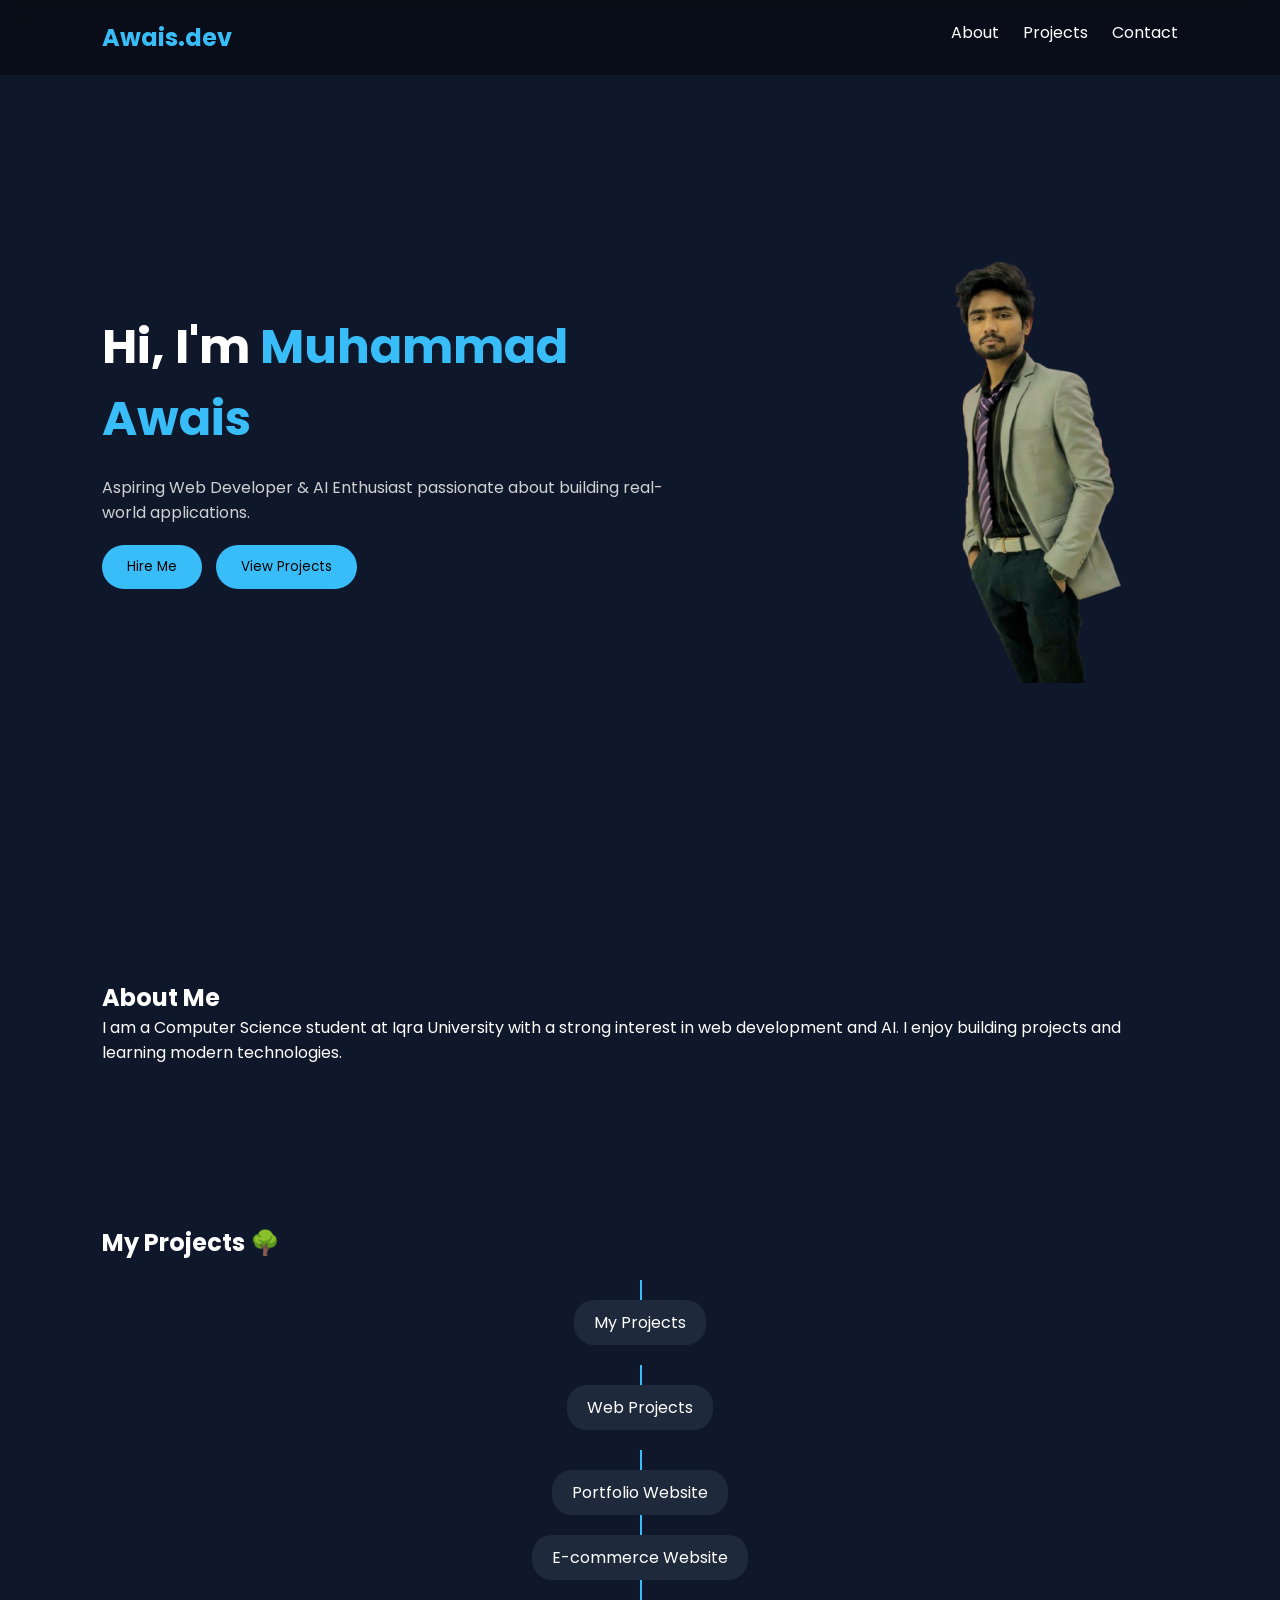
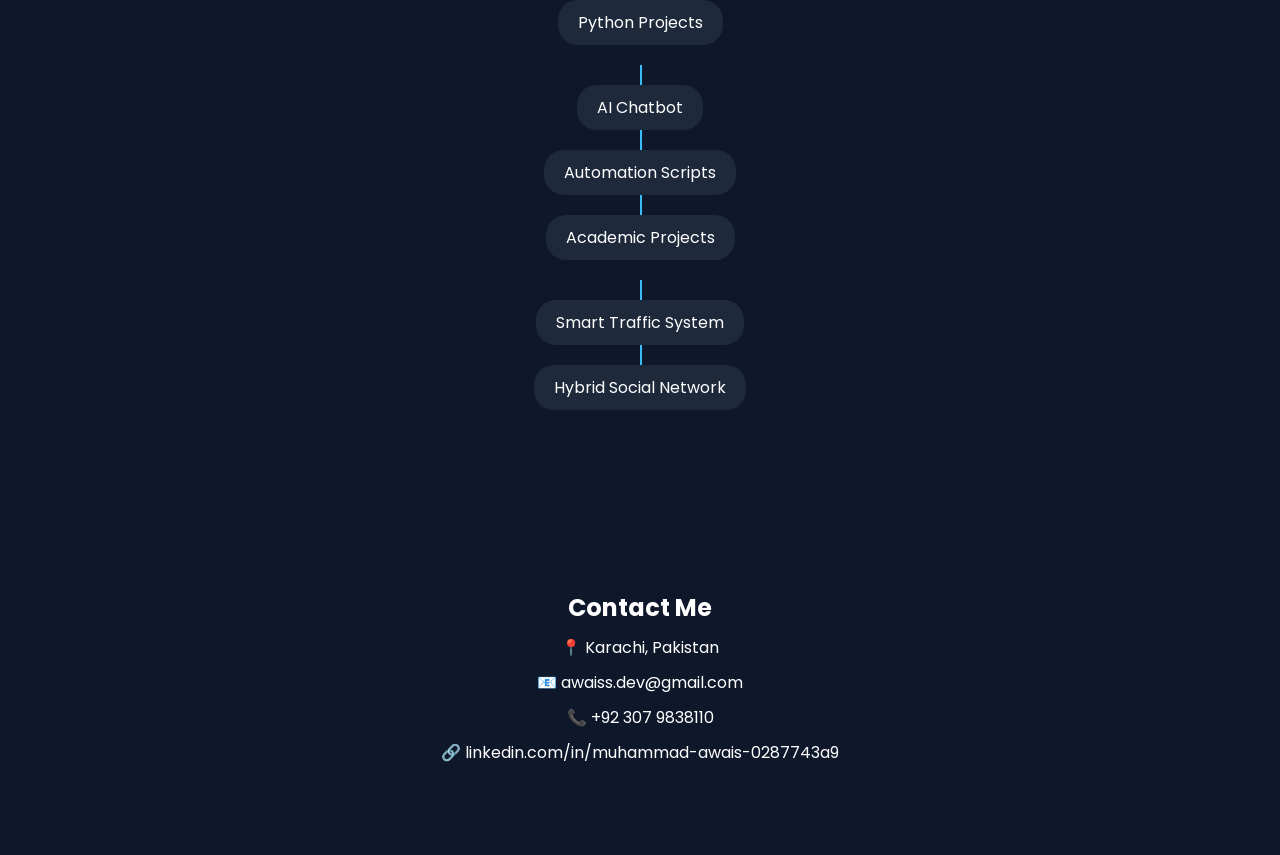
<file: Portfolio.html>
<!DOCTYPE html>
<html lang="en">
<head>
<meta charset="UTF-8">
<meta name="viewport" content="width=device-width, initial-scale=1.0">
<title>Muhammad Awais | Portfolio</title>

<!-- Google Font -->
<link href="https://fonts.googleapis.com/css2?family=Poppins:wght@300;400;600;700&display=swap" rel="stylesheet">

<style>
*{
    margin:0;
    padding:0;
    box-sizing:border-box;
    font-family:'Poppins',sans-serif;
}

body{
    background:#0f172a;
    color:#fff;
}

/* NAVBAR */
nav{
    display:flex;
    justify-content:space-between;
    padding:20px 8%;
    position:fixed;
    width:100%;
    background:rgba(0,0,0,0.4);
    backdrop-filter:blur(10px);
    z-index:1000;
}

nav h2{
    color:#38bdf8;
}

nav a{
    color:#fff;
    margin-left:20px;
    text-decoration:none;
}

/* HERO */
.hero{
    display:flex;
    align-items:center;
    justify-content:space-between;
    height:100vh;
    padding:0 8%;
}

.hero-text{
    max-width:600px;
    animation:fadeUp 1s ease;
}

.hero-text h1{
    font-size:48px;
}

.hero-text span{
    color:#38bdf8;
}

.hero-text p{
    margin:20px 0;
    opacity:0.8;
}

.btn{
    padding:12px 25px;
    background:#38bdf8;
    color:#000;
    border:none;
    border-radius:25px;
    cursor:pointer;
    margin-right:10px;
    transition:0.3s;
}

.btn:hover{
    transform:scale(1.1);
}

/* IMAGE */
.hero img{
    width:350px;
    border-radius:20px;
    animation:float 4s ease-in-out infinite;
}

/* SECTION */
section{
    padding:80px 8%;
}

/* PROJECT TREE */
.tree ul{
    padding-top:20px;
    position:relative;
}

.tree li{
    list-style:none;
    text-align:center;
    margin:20px;
    position:relative;
}

.tree li::before{
    content:'';
    position:absolute;
    top:-20px;
    left:50%;
    border-left:2px solid #38bdf8;
    height:20px;
}

.tree li div{
    display:inline-block;
    padding:10px 20px;
    border-radius:20px;
    background:#1e293b;
    transition:0.3s;
}

.tree li div:hover{
    background:#38bdf8;
    color:#000;
    transform:scale(1.05);
}

/* CONTACT */
.contact{
    text-align:center;
}

.contact p{
    margin:10px 0;
}

/* ANIMATIONS */
@keyframes fadeUp{
    from{
        opacity:0;
        transform:translateY(50px);
    }
    to{
        opacity:1;
        transform:translateY(0);
    }
}

@keyframes float{
    0%,100%{
        transform:translateY(0);
    }
    50%{
        transform:translateY(-20px);
    }
}

/* RESPONSIVE */
@media(max-width:768px){
    .hero{
        flex-direction:column;
        text-align:center;
    }
    .hero img{
        margin-top:20px;
        width:250px;
    }
}
</style>
</head>

<body>

<!-- NAV -->
<nav>
    <h2>Awais.dev</h2>
    <div>
        <a href="#about">About</a>
        <a href="#projects">Projects</a>
        <a href="#contact">Contact</a>
    </div>
</nav>

<!-- HERO -->
<div class="hero">
    <div class="hero-text">
        <h1>Hi, I'm <span>Muhammad Awais</span></h1>
        <p>Aspiring Web Developer & AI Enthusiast passionate about building real-world applications.</p>
        <button class="btn">Hire Me</button>
        <button class="btn">View Projects</button>
    </div>

    <img src="IMG-20240603-WA0007-removebg-preview.png" alt="profile">
</div>

<!-- ABOUT -->
<section id="about">
    <h2>About Me</h2>
    <p>
        I am a Computer Science student at Iqra University with a strong interest in web development and AI.
        I enjoy building projects and learning modern technologies.
    </p>
</section>

<!-- PROJECT TREE -->
<section id="projects">
    <h2>My Projects 🌳</h2>

    <div class="tree">
        <ul>
            <li>
                <div>My Projects</div>
                <ul>
                    <li>
                        <div>Web Projects</div>
                        <ul>
                            <li><div>Portfolio Website</div></li>
                            <li><div>E-commerce Website</div></li>
                        </ul>
                    </li>
                    <li>
                        <div>Python Projects</div>
                        <ul>
                            <li><div>AI Chatbot</div></li>
                            <li><div>Automation Scripts</div></li>
                        </ul>
                    </li>
                    <li>
                        <div>Academic Projects</div>
                        <ul>
                            <li><div>Smart Traffic System</div></li>
                            <li><div>Hybrid Social Network</div></li>
                        </ul>
                    </li>
                </ul>
            </li>
        </ul>
    </div>
</section>

<!-- CONTACT -->
<section id="contact" class="contact">
    <h2>Contact Me</h2>
    <p>📍 Karachi, Pakistan</p>
    <p>📧 awaiss.dev@gmail.com</p>
    <p>📞 +92 307 9838110</p>
    <p>🔗 linkedin.com/in/muhammad-awais-0287743a9</p>
</section>

<script>
// Smooth scroll
document.querySelectorAll('a').forEach(anchor=>{
    anchor.addEventListener('click',function(e){
        e.preventDefault();
        document.querySelector(this.getAttribute('href'))
        .scrollIntoView({behavior:'smooth'});
    });
});
</script>

</body>
</html>
</file>
